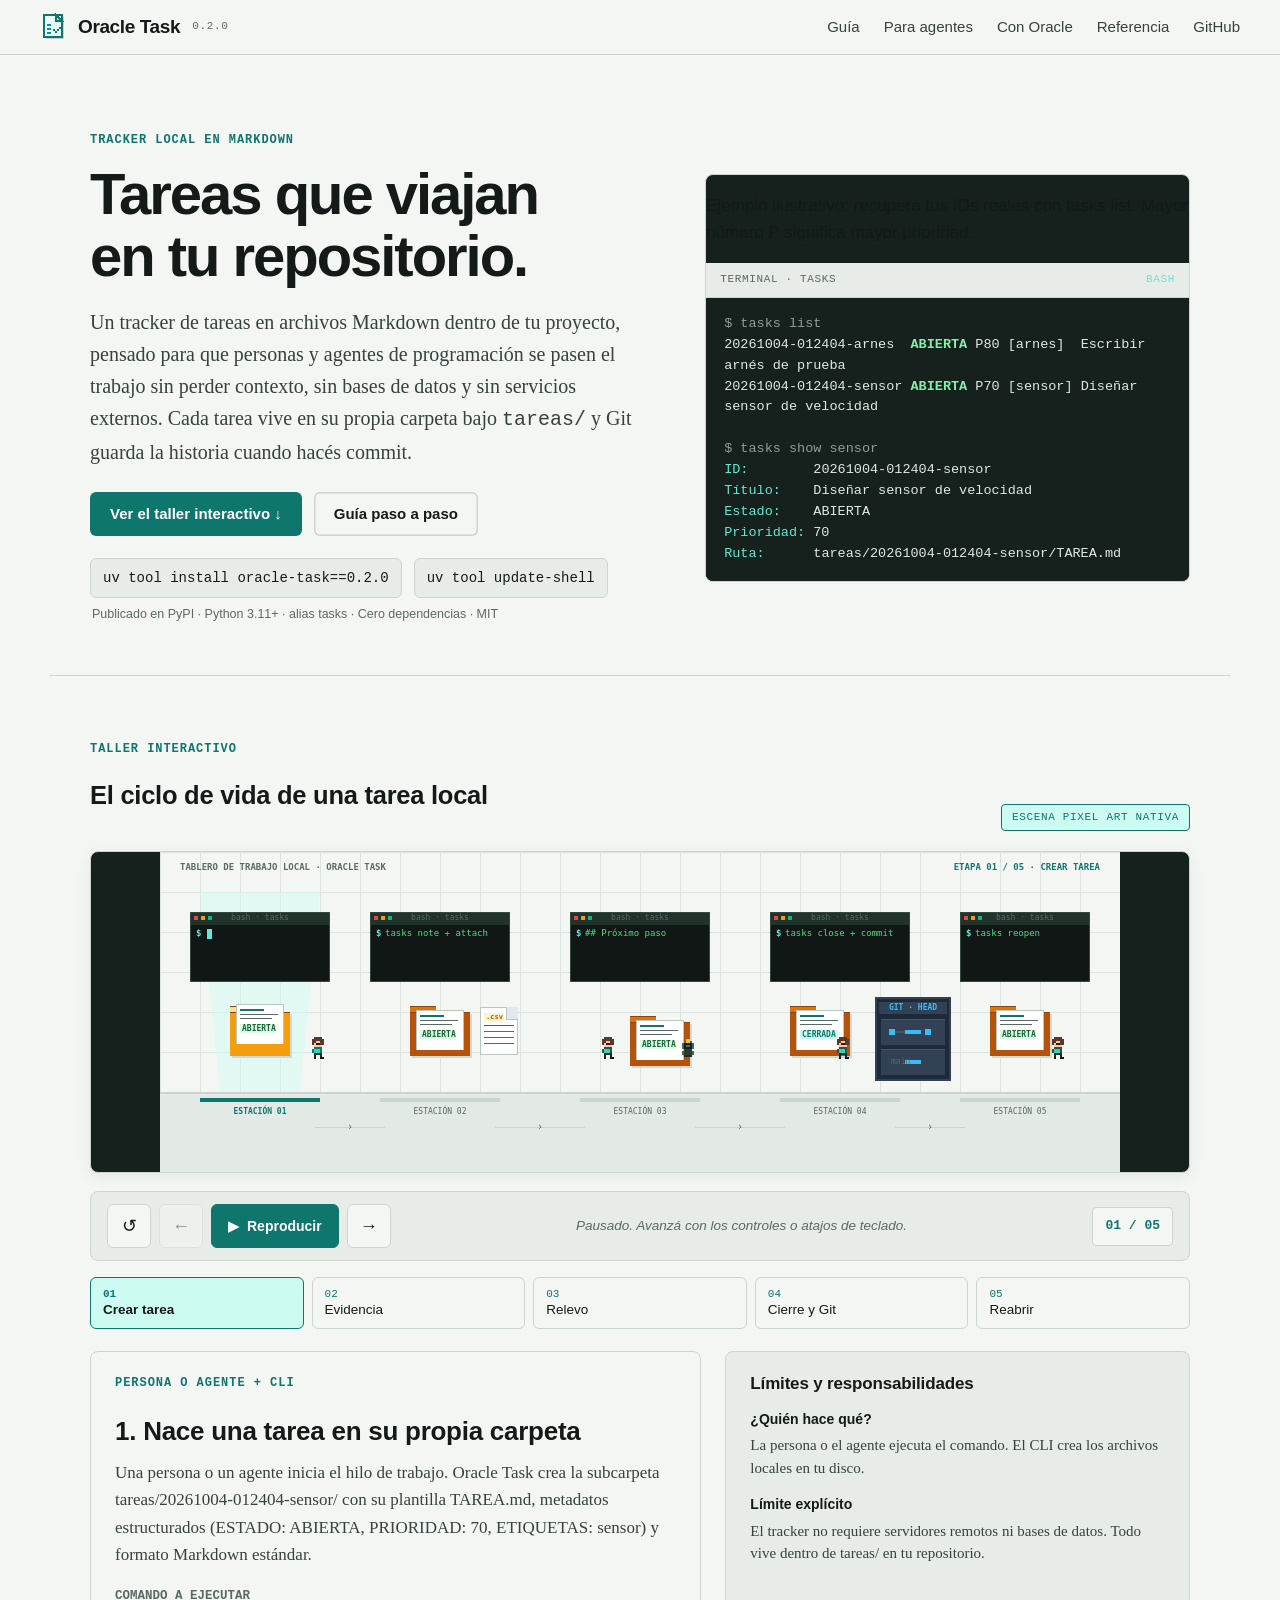
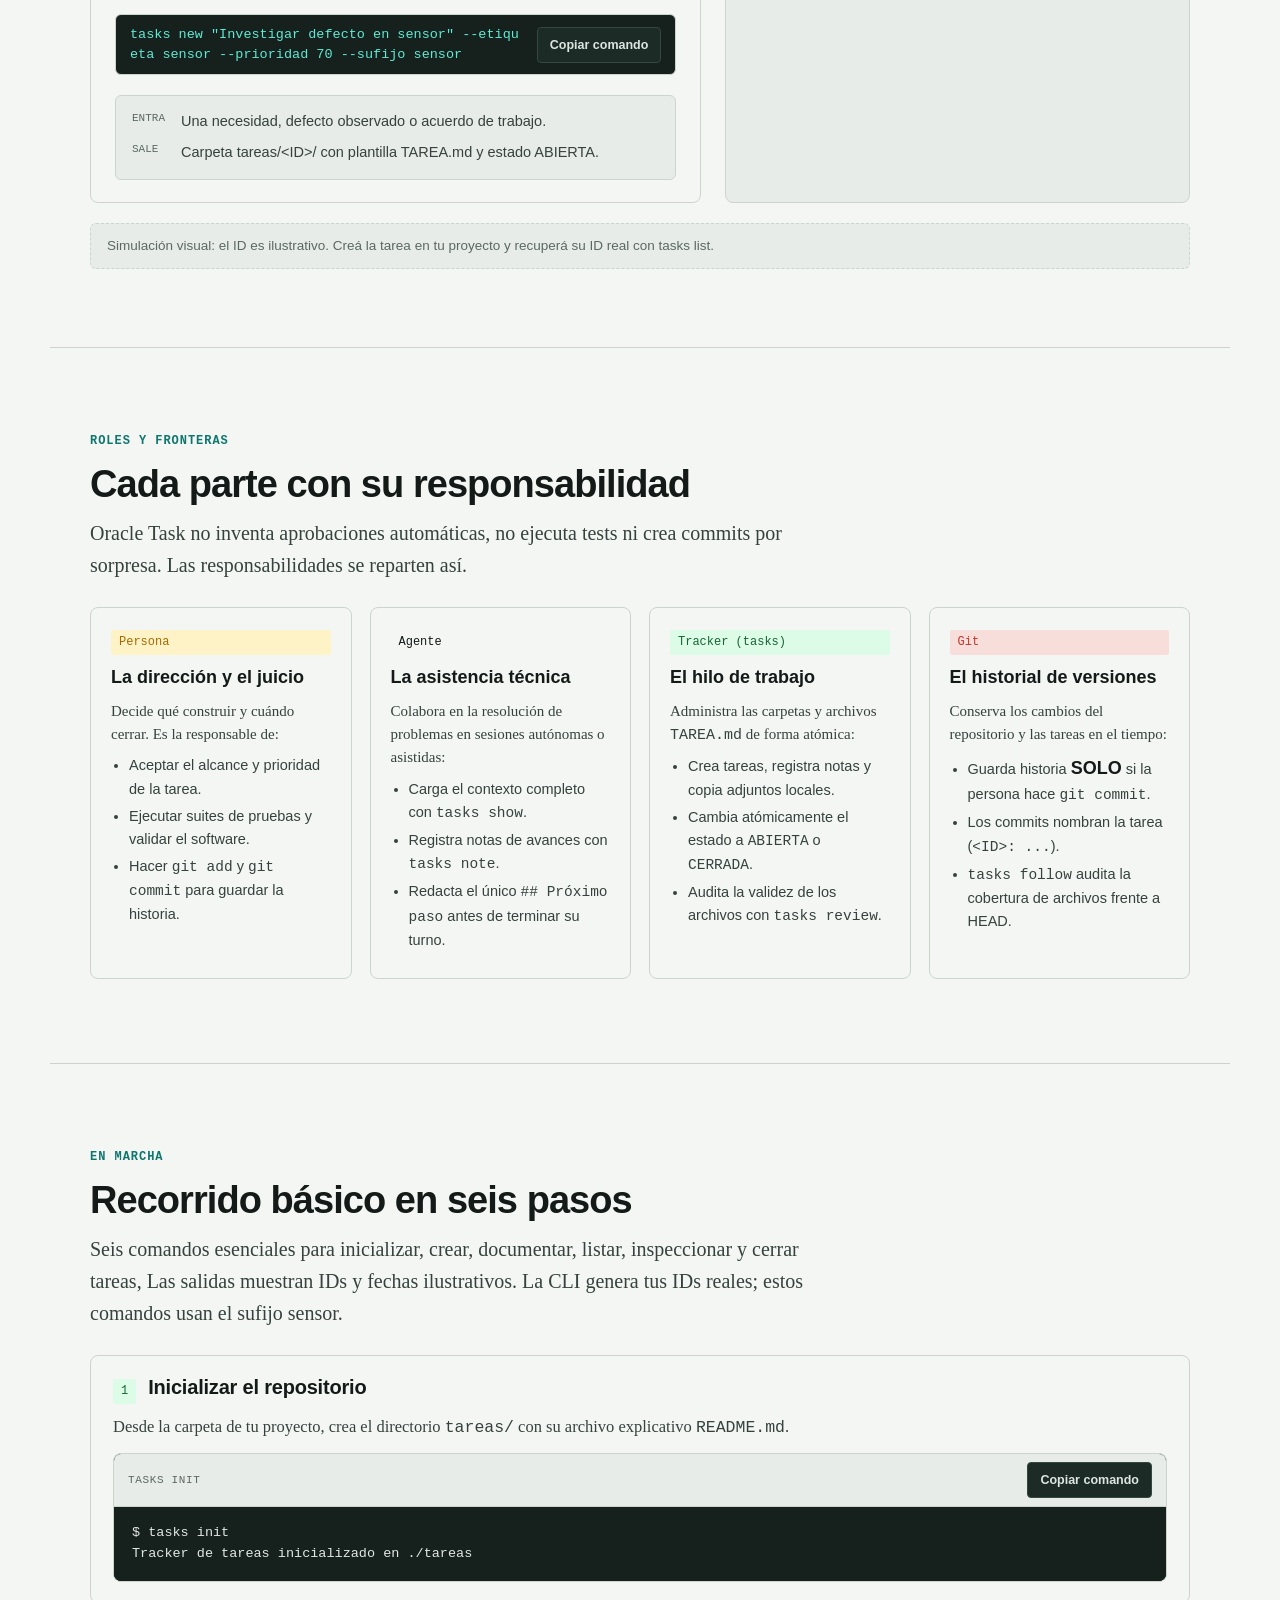
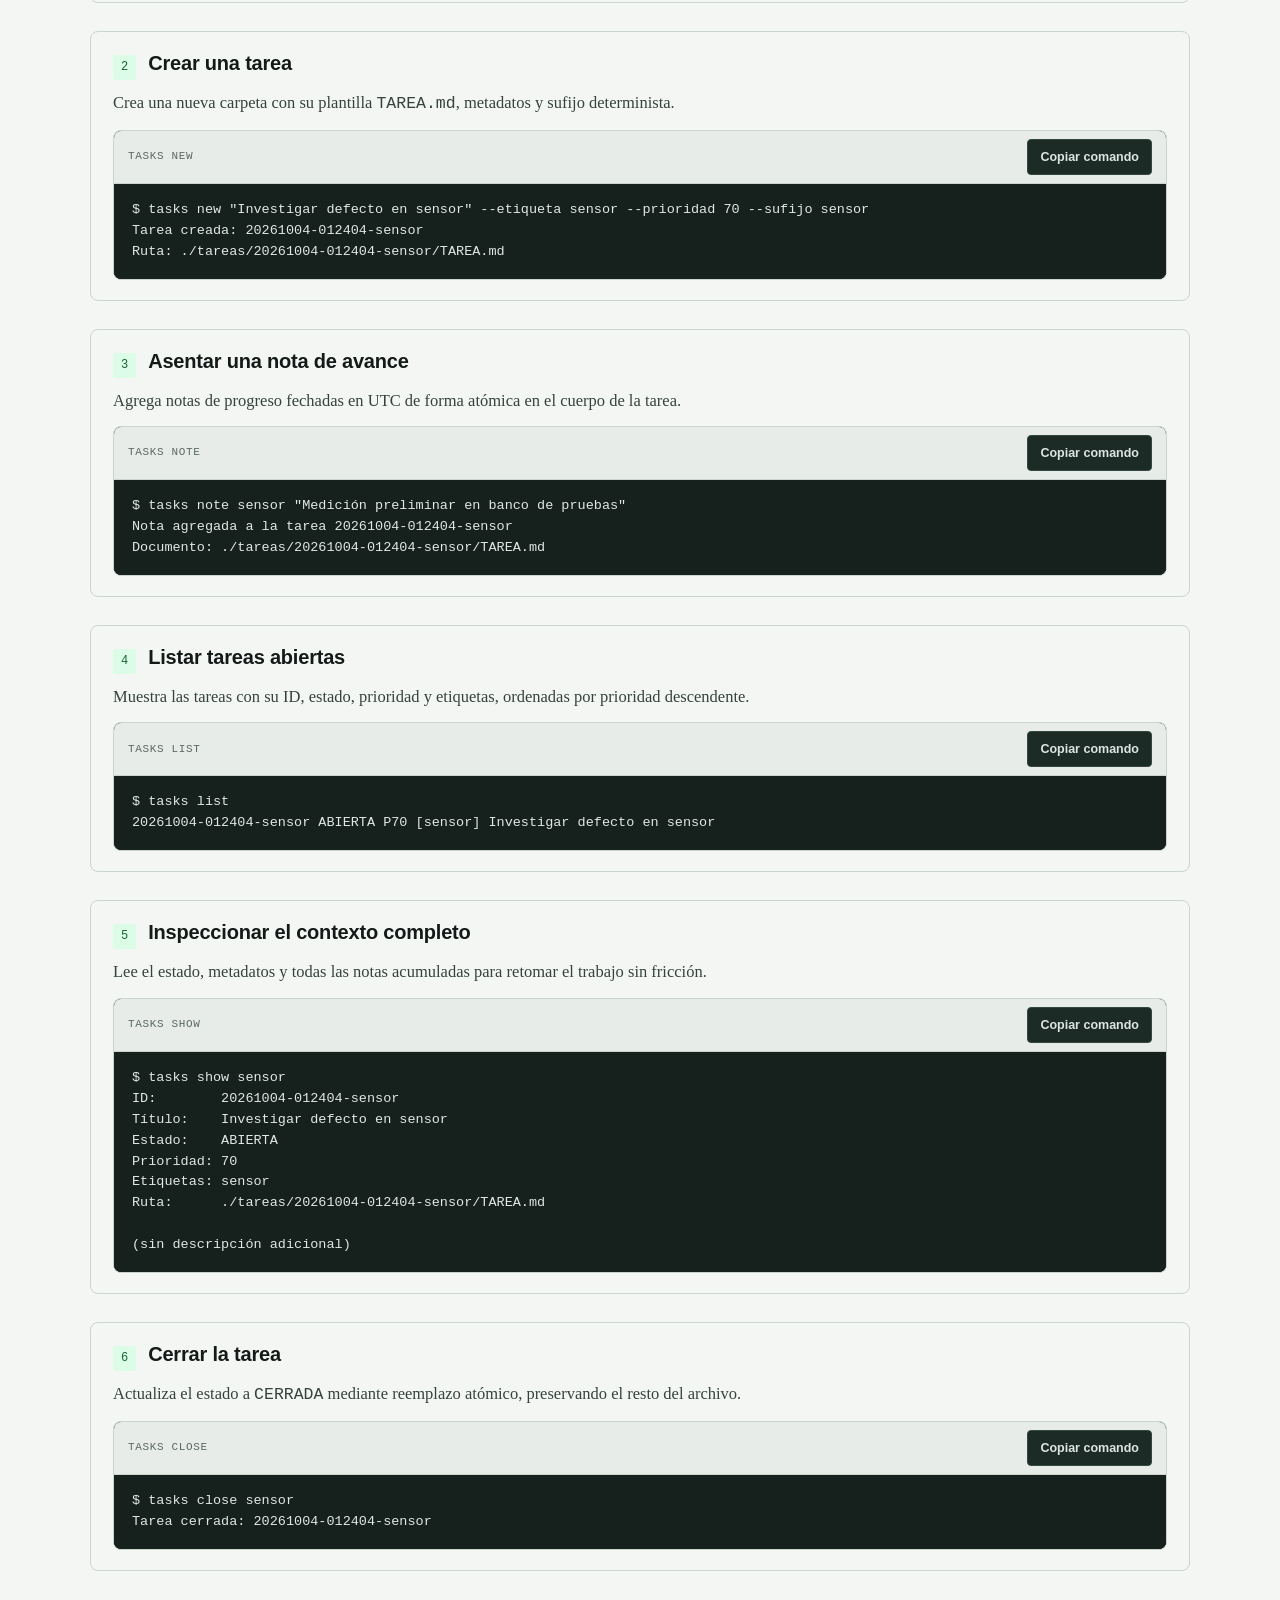
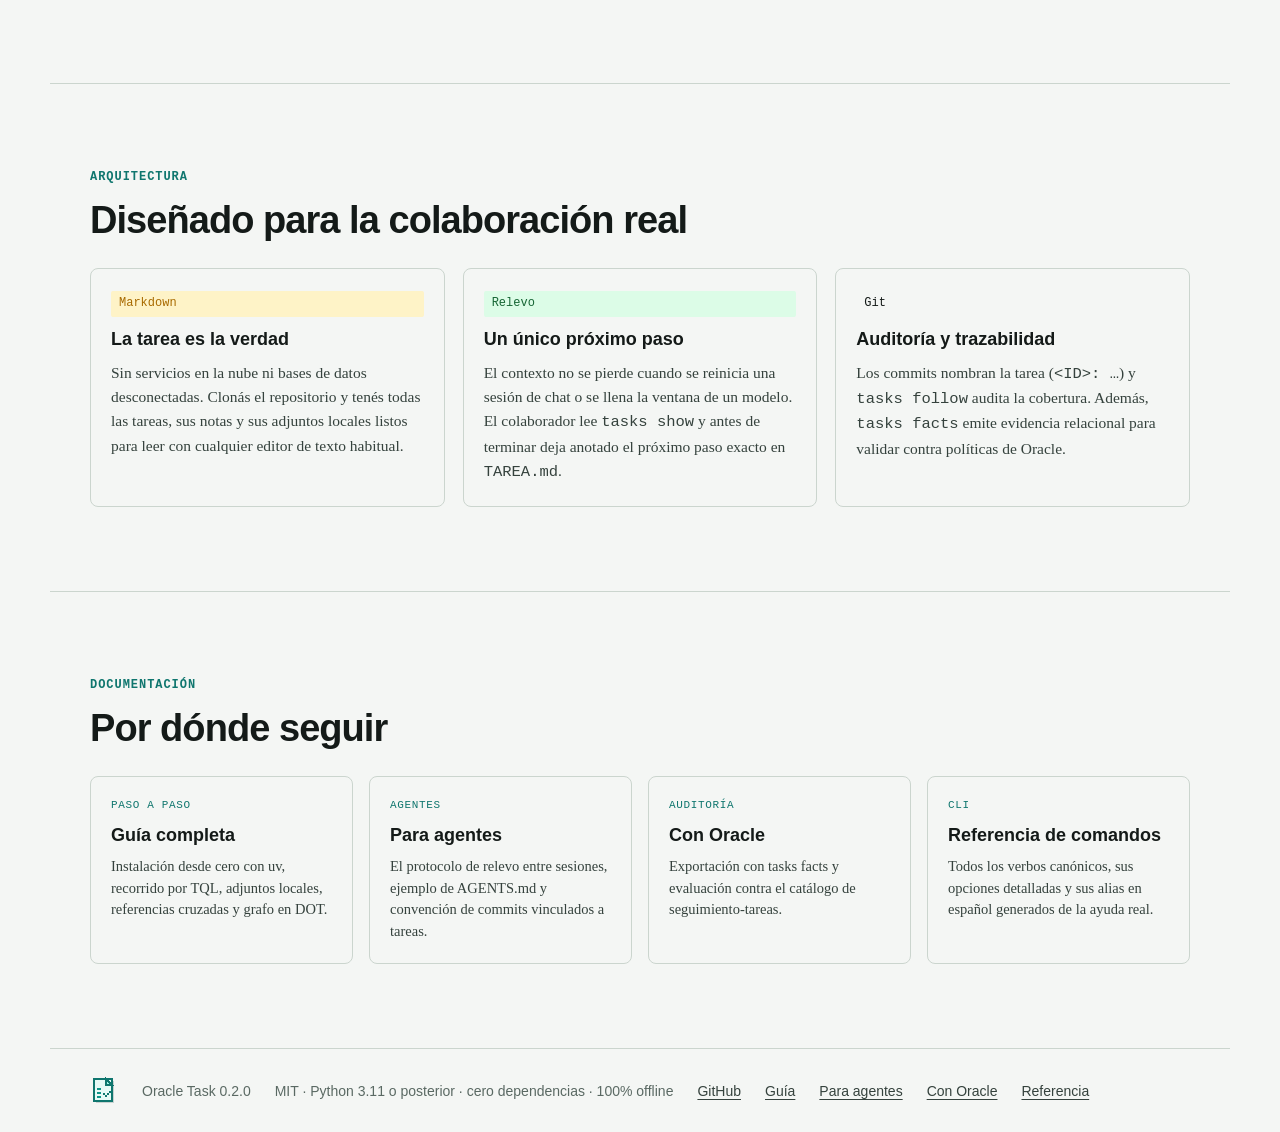
<file: docs/index.html>
<!doctype html>
<html lang="es">
<head>
<meta charset="utf-8">
<meta name="viewport" content="width=device-width, initial-scale=1, viewport-fit=cover">
<title>Oracle Task — El tracker de tareas en Markdown para personas y agentes</title>
<meta name="description" content="Tracker local de tareas en archivos Markdown dentro del repositorio, pensado para que personas y agentes se pasen el trabajo sin perder contexto.">
<link rel="canonical" href="https://segtem.github.io/trackertast/">
<link rel="stylesheet" href="assets/sitio.css">
<link rel="stylesheet" href="assets/portada.css">
<link rel="icon" href="assets/emblema.svg" type="image/svg+xml">
<script src="assets/portada.js" defer></script>
</head>
<body>
<a class="saltar" href="#contenido">Saltar al contenido</a>

<header class="barra">
  <a class="marca" href="./">
    <img src="assets/emblema.svg" alt="" width="28" height="28"> Oracle Task <span class="version pixel">0.2.0</span>
  </a>
  <nav aria-label="Principal">
    <a href="guia.html">Guía</a>
    <a href="agentes.html">Para agentes</a>
    <a href="oracle.html">Con Oracle</a>
    <a href="referencia.html">Referencia</a>
    <a href="https://github.com/Segtem/trackertast" rel="noopener">GitHub</a>
  </nav>
</header>

<main id="contenido">

<section class="hero envoltura">
  <div class="hero-texto">
    <p class="ceja pixel">tracker local en markdown</p>
    <h1>Tareas que viajan en tu repositorio.</h1>
    <p class="bajada">
      Un tracker de tareas en archivos Markdown dentro de tu proyecto, pensado para que personas y agentes
      de programación se pasen el trabajo sin perder contexto, sin bases de datos y sin servicios externos.
      Cada tarea vive en su propia carpeta bajo <code>tareas/</code> y Git guarda la historia cuando hacés commit.
    </p>
    <div class="acciones">
      <a class="boton" href="#taller-recorrido">Ver el taller interactivo ↓</a>
      <a class="boton secundario" href="guia.html">Guía paso a paso</a>
    </div>
    <div class="instalar-caja">
      <div class="instalar">
        <code>uv tool install oracle-task==0.2.0</code>
        <code>uv tool update-shell</code>
      </div>
      <span class="instalar-sub">Publicado en PyPI · Python 3.11+ · alias tasks · Cero dependencias · MIT</span>
    </div>
  </div>
  <div class="terminal" aria-label="Terminal de ejemplo ilustrativo de Oracle Task">
    <p class="ejemplo-aviso">Ejemplo ilustrativo: recuperá tus IDs reales con tasks list. Mayor número P significa mayor prioridad.</p>
    <div class="terminal-barra pixel">
      <span>terminal · tasks</span>
      <span class="t-cyan">bash</span>
    </div>
    <pre><code><span class="t-gris">$ tasks list</span>
20261004-012404-arnes  <span class="t-verde">ABIERTA</span> P80 [arnes]  Escribir arnés de prueba
20261004-012404-sensor <span class="t-verde">ABIERTA</span> P70 [sensor] Diseñar sensor de velocidad

<span class="t-gris">$ tasks show sensor</span>
<span class="t-cyan">ID:</span>        20261004-012404-sensor
<span class="t-cyan">Título:</span>    Diseñar sensor de velocidad
<span class="t-cyan">Estado:</span>    ABIERTA
<span class="t-cyan">Prioridad:</span> 70
<span class="t-cyan">Ruta:</span>      tareas/20261004-012404-sensor/TAREA.md</code></pre>
  </div>
</section>

<!-- Escena pixel art interactiva nativa -->
<section id="taller-recorrido" class="taller-seccion envoltura" aria-labelledby="t-taller">
  <div class="taller-cabecera">
    <div>
      <p class="ceja pixel">taller interactivo</p>
      <h2 id="t-taller">El ciclo de vida de una tarea local</h2>
    </div>
    <span class="etiqueta-demo">ESCENA PIXEL ART NATIVA</span>
  </div>

  <div class="scene-scroll" tabindex="0" aria-label="Escena pixel art del taller de trabajo. Se puede desplazar horizontalmente en pantallas pequeñas.">
    <canvas id="escena-canvas" width="960" height="320" aria-label="Escena interactiva pixel art mostrando el ciclo de vida de una tarea: creación, evidencia, relevo colaborativo, cierre registrado en Git y reapertura.">
      El ciclo de vida de una tarea en Oracle Task consta de cinco etapas:
      1. Crear tarea: se genera la subcarpeta tareas/<id>/ y TAREA.md con estado ABIERTA.
      2. Registrar evidencia: notas de avance en UTC y copia de archivos locales como calibracion.csv.
      3. Relevo colaborativo: redacción del único ## Próximo paso al final para pasar el testigo a otra persona o agente.
      4. Cierre y Git: tasks close marca CERRADA atómicamente; la persona confirma en Git (git commit) para registrar historia de versiones.
      5. Reabrir: tasks reopen restaura ABIERTA conservando íntegras todas las notas históricas.
      Consultá los detalles debajo.
    </canvas>
  </div>

  <div class="barra-transporte">
    <div class="transporte-botones">
      <button id="btn-reiniciar" class="btn-icono" type="button" aria-label="Volver al inicio" title="Volver al inicio">↺</button>
      <button id="btn-anterior" class="btn-icono" type="button" aria-label="Etapa anterior" title="Etapa anterior">←</button>
      <button id="btn-play" class="btn-play" type="button" aria-pressed="false">
        <span id="icono-play" aria-hidden="true">▶</span>
        <span id="texto-play">Reproducir</span>
      </button>
      <button id="btn-siguiente" class="btn-icono" type="button" aria-label="Etapa siguiente" title="Etapa siguiente">→</button>
    </div>
    <p id="estado-movimiento" class="estado-movimiento">Avanzá a tu ritmo o reproducí el recorrido animado.</p>
    <span id="contador-etapas" class="contador-etapas">01 / 05</span>
  </div>

  <nav class="nav-etapas" aria-label="Navegar por las etapas del ciclo de trabajo">
    <button type="button" class="btn-etapa activa" data-etapa="0" aria-current="step">
      <span class="num">01</span>
      <span class="nom">Crear tarea</span>
    </button>
    <button type="button" class="btn-etapa" data-etapa="1">
      <span class="num">02</span>
      <span class="nom">Evidencia</span>
    </button>
    <button type="button" class="btn-etapa" data-etapa="2">
      <span class="num">03</span>
      <span class="nom">Relevo</span>
    </button>
    <button type="button" class="btn-etapa" data-etapa="3">
      <span class="num">04</span>
      <span class="nom">Cierre y Git</span>
    </button>
    <button type="button" class="btn-etapa" data-etapa="4">
      <span class="num">05</span>
      <span class="nom">Reabrir</span>
    </button>
  </nav>

  <div class="panel-etapa" id="taller-escena" tabindex="-1">
    <article class="etapa-caja" aria-live="polite" aria-atomic="true">
      <div class="etapa-cabeza">
        <span id="etapa-responsable" class="ceja pixel">PERSONA O AGENTE + CLI</span>
      </div>
      <h3 id="etapa-titulo">1. Nace una tarea en su propia carpeta</h3>
      <p id="etapa-explicacion" class="bajada-etapa">
        Una persona o un agente inicia el hilo de trabajo. Oracle Task crea la subcarpeta
        <code>tareas/20261004-012404-sensor/</code> con su plantilla <code>TAREA.md</code>,
        metadatos estructurados (ESTADO: ABIERTA, PRIORIDAD: 70, ETIQUETAS: sensor) y formato Markdown estándar.
      </p>

      <div class="comando-copiable-box">
        <span class="comando-etiqueta">Comando a ejecutar</span>
        <div class="comando-copiable">
          <code id="etapa-comando">tasks new "Investigar defecto en sensor" --etiqueta sensor --prioridad 70 --sufijo sensor</code>
          <button id="btn-copiar-etapa" class="btn-copiar" type="button">Copiar comando</button>
        </div>
      </div>

      <dl class="artefactos-dl">
        <dt>ENTRA</dt>
        <dd id="etapa-entra">Una necesidad, defecto observado o acuerdo de trabajo.</dd>
        <dt>SALE</dt>
        <dd id="etapa-sale">Carpeta tareas/&lt;ID&gt;/ con plantilla TAREA.md y estado ABIERTA.</dd>
      </dl>
    </article>

    <aside class="responsabilidad-caja" aria-label="Responsabilidades y límites de la etapa">
      <h4>Límites y responsabilidades</h4>
      <div class="responsabilidad-item">
        <strong>¿Quién hace qué?</strong>
        <p id="etapa-quien">La persona o el agente ejecuta el comando. El CLI crea los archivos locales en tu disco.</p>
      </div>
      <div class="responsabilidad-item">
        <strong>Límite explícito</strong>
        <p id="etapa-limite">El tracker no requiere servidores remotos ni bases de datos. Todo vive dentro de tareas/ en tu repositorio.</p>
      </div>
    </aside>
  </div>

  <p class="nota-simulacion" id="etapa-simulacion">
    <strong>Simulación demostrativa:</strong> ID ilustrativo, no una tarea creada por la página. La CLI genera un ID con fecha UTC y sufijo explícito.
    En tu máquina, usá <code>tasks new "..." --sufijo &lt;nombre&gt;</code> para crear tareas reales con sufijos memorables.
  </p>

  <noscript>
    <div class="nota-simulacion">
      <strong>Aviso de accesibilidad:</strong> La animación interactiva necesita JavaScript, pero todo el contenido
      y la guía de comandos están disponibles en texto completo en las secciones siguientes y en <a href="guia.html">la guía paso a paso</a>.
    </div>
  </noscript>
</section>

<!-- Responsabilidades del sistema -->
<section class="capitulo envoltura" aria-labelledby="t-responsabilidades">
  <div class="capitulo-cabeza">
    <p class="ceja pixel">roles y fronteras</p>
    <h2 id="t-responsabilidades">Cada parte con su responsabilidad</h2>
    <p class="bajada">
      Oracle Task no inventa aprobaciones automáticas, no ejecuta tests ni crea commits por sorpresa.
      Las responsabilidades se reparten así.
    </p>
  </div>

  <div class="cuatro-responsabilidades">
    <article class="tarjeta-resp">
      <span class="lampara ambar">Persona</span>
      <strong>La dirección y el juicio</strong>
      <p>Decide qué construir y cuándo cerrar. Es la responsable de:</p>
      <ul>
        <li>Aceptar el alcance y prioridad de la tarea.</li>
        <li>Ejecutar suites de pruebas y validar el software.</li>
        <li>Hacer <code>git add</code> y <code>git commit</code> para guardar la historia.</li>
      </ul>
    </article>

    <article class="tarjeta-resp">
      <span class="lampara cyan">Agente</span>
      <strong>La asistencia técnica</strong>
      <p>Colabora en la resolución de problemas en sesiones autónomas o asistidas:</p>
      <ul>
        <li>Carga el contexto completo con <code>tasks show</code>.</li>
        <li>Registra notas de avances con <code>tasks note</code>.</li>
        <li>Redacta el único <code>## Próximo paso</code> antes de terminar su turno.</li>
      </ul>
    </article>

    <article class="tarjeta-resp">
      <span class="lampara verde">Tracker (tasks)</span>
      <strong>El hilo de trabajo</strong>
      <p>Administra las carpetas y archivos <code>TAREA.md</code> de forma atómica:</p>
      <ul>
        <li>Crea tareas, registra notas y copia adjuntos locales.</li>
        <li>Cambia atómicamente el estado a <code>ABIERTA</code> o <code>CERRADA</code>.</li>
        <li>Audita la validez de los archivos con <code>tasks review</code>.</li>
      </ul>
    </article>

    <article class="tarjeta-resp">
      <span class="lampara rojo">Git</span>
      <strong>El historial de versiones</strong>
      <p>Conserva los cambios del repositorio y las tareas en el tiempo:</p>
      <ul>
        <li>Guarda historia <strong>SOLO</strong> si la persona hace <code>git commit</code>.</li>
        <li>Los commits nombran la tarea (<code>&lt;ID&gt;: ...</code>).</li>
        <li><code>tasks follow</code> audita la cobertura de archivos frente a HEAD.</li>
      </ul>
    </article>
  </div>
</section>

<!-- Recorrido básico en seis pasos con comandos limpios copiables -->
<section class="capitulo envoltura" aria-labelledby="t-recorrido-60s">
  <div class="capitulo-cabeza">
    <p class="ceja pixel">en marcha</p>
    <h2 id="t-recorrido-60s">Recorrido básico en seis pasos</h2>
    <p class="bajada">
      Seis comandos esenciales para inicializar, crear, documentar, listar, inspeccionar y cerrar tareas,
      Las salidas muestran IDs y fechas ilustrativos. La CLI genera tus IDs reales; estos comandos usan el sufijo sensor.
    </p>
  </div>

  <div class="paso-60s">
    <div class="paso-60s-cabeza">
      <span class="lampara verde">1</span>
      <h3>Inicializar el repositorio</h3>
    </div>
    <p>Desde la carpeta de tu proyecto, crea el directorio <code>tareas/</code> con su archivo explicativo <code>README.md</code>.</p>
    <div class="terminal">
      <div class="terminal-barra pixel">
        <span>tasks init</span>
        <button type="button" class="btn-copiar btn-copiar-cmd" data-cmd="tasks init">Copiar comando</button>
      </div>
      <pre><code>$ tasks init
Tracker de tareas inicializado en ./tareas</code></pre>
    </div>
  </div>

  <div class="paso-60s">
    <div class="paso-60s-cabeza">
      <span class="lampara verde">2</span>
      <h3>Crear una tarea</h3>
    </div>
    <p>Crea una nueva carpeta con su plantilla <code>TAREA.md</code>, metadatos y sufijo determinista.</p>
    <div class="terminal">
      <div class="terminal-barra pixel">
        <span>tasks new</span>
        <button type="button" class="btn-copiar btn-copiar-cmd" data-cmd='tasks new "Investigar defecto en sensor" --etiqueta sensor --prioridad 70 --sufijo sensor'>Copiar comando</button>
      </div>
      <pre><code>$ tasks new "Investigar defecto en sensor" --etiqueta sensor --prioridad 70 --sufijo sensor
Tarea creada: 20261004-012404-sensor
Ruta: ./tareas/20261004-012404-sensor/TAREA.md</code></pre>
    </div>
  </div>

  <div class="paso-60s">
    <div class="paso-60s-cabeza">
      <span class="lampara verde">3</span>
      <h3>Asentar una nota de avance</h3>
    </div>
    <p>Agrega notas de progreso fechadas en UTC de forma atómica en el cuerpo de la tarea.</p>
    <div class="terminal">
      <div class="terminal-barra pixel">
        <span>tasks note</span>
        <button type="button" class="btn-copiar btn-copiar-cmd" data-cmd='tasks note sensor "Medición preliminar en banco de pruebas"'>Copiar comando</button>
      </div>
      <pre><code>$ tasks note sensor "Medición preliminar en banco de pruebas"
Nota agregada a la tarea 20261004-012404-sensor
Documento: ./tareas/20261004-012404-sensor/TAREA.md</code></pre>
    </div>
  </div>

  <div class="paso-60s">
    <div class="paso-60s-cabeza">
      <span class="lampara verde">4</span>
      <h3>Listar tareas abiertas</h3>
    </div>
    <p>Muestra las tareas con su ID, estado, prioridad y etiquetas, ordenadas por prioridad descendente.</p>
    <div class="terminal">
      <div class="terminal-barra pixel">
        <span>tasks list</span>
        <button type="button" class="btn-copiar btn-copiar-cmd" data-cmd="tasks list">Copiar comando</button>
      </div>
      <pre><code>$ tasks list
20261004-012404-sensor ABIERTA P70 [sensor] Investigar defecto en sensor</code></pre>
    </div>
  </div>

  <div class="paso-60s">
    <div class="paso-60s-cabeza">
      <span class="lampara verde">5</span>
      <h3>Inspeccionar el contexto completo</h3>
    </div>
    <p>Lee el estado, metadatos y todas las notas acumuladas para retomar el trabajo sin fricción.</p>
    <div class="terminal">
      <div class="terminal-barra pixel">
        <span>tasks show</span>
        <button type="button" class="btn-copiar btn-copiar-cmd" data-cmd="tasks show sensor">Copiar comando</button>
      </div>
      <pre><code>$ tasks show sensor
ID:        20261004-012404-sensor
Título:    Investigar defecto en sensor
Estado:    ABIERTA
Prioridad: 70
Etiquetas: sensor
Ruta:      ./tareas/20261004-012404-sensor/TAREA.md

(sin descripción adicional)</code></pre>
    </div>
  </div>

  <div class="paso-60s">
    <div class="paso-60s-cabeza">
      <span class="lampara verde">6</span>
      <h3>Cerrar la tarea</h3>
    </div>
    <p>Actualiza el estado a <code>CERRADA</code> mediante reemplazo atómico, preservando el resto del archivo.</p>
    <div class="terminal">
      <div class="terminal-barra pixel">
        <span>tasks close</span>
        <button type="button" class="btn-copiar btn-copiar-cmd" data-cmd="tasks close sensor">Copiar comando</button>
      </div>
      <pre><code>$ tasks close sensor
Tarea cerrada: 20261004-012404-sensor</code></pre>
    </div>
  </div>
</section>

<!-- Principios de diseño -->
<section class="capitulo envoltura" aria-labelledby="t-principios">
  <div class="capitulo-cabeza">
    <p class="ceja pixel">arquitectura</p>
    <h2 id="t-principios">Diseñado para la colaboración real</h2>
  </div>
  <div class="tarjetas-3">
    <div class="tarjeta">
      <span class="lampara ambar">Markdown</span>
      <strong>La tarea es la verdad</strong>
      <p>
        Sin servicios en la nube ni bases de datos desconectadas. Clonás el repositorio y tenés todas las tareas,
        sus notas y sus adjuntos locales listos para leer con cualquier editor de texto habitual.
      </p>
    </div>
    <div class="tarjeta">
      <span class="lampara verde">Relevo</span>
      <strong>Un único próximo paso</strong>
      <p>
        El contexto no se pierde cuando se reinicia una sesión de chat o se llena la ventana de un modelo.
        El colaborador lee <code>tasks show</code> y antes de terminar deja anotado el próximo paso exacto en <code>TAREA.md</code>.
      </p>
    </div>
    <div class="tarjeta">
      <span class="lampara cyan">Git</span>
      <strong>Auditoría y trazabilidad</strong>
      <p>
        Los commits nombran la tarea (<code>&lt;ID&gt;: …</code>) y <code>tasks follow</code> audita la cobertura.
        Además, <code>tasks facts</code> emite evidencia relacional para validar contra políticas de Oracle.
      </p>
    </div>
  </div>
</section>

<!-- Por dónde seguir -->
<section class="capitulo envoltura" aria-labelledby="t-recorridos">
  <div class="capitulo-cabeza">
    <p class="ceja pixel">documentación</p>
    <h2 id="t-recorridos">Por dónde seguir</h2>
  </div>
  <div class="recorridos">
    <a class="recorrido" href="guia.html">
      <span class="pixel">paso a paso</span>
      <strong>Guía completa</strong>
      <span>Instalación desde cero con uv, recorrido por TQL, adjuntos locales, referencias cruzadas y grafo en DOT.</span>
    </a>
    <a class="recorrido" href="agentes.html">
      <span class="pixel">agentes</span>
      <strong>Para agentes</strong>
      <span>El protocolo de relevo entre sesiones, ejemplo de AGENTS.md y convención de commits vinculados a tareas.</span>
    </a>
    <a class="recorrido" href="oracle.html">
      <span class="pixel">auditoría</span>
      <strong>Con Oracle</strong>
      <span>Exportación con tasks facts y evaluación contra el catálogo de seguimiento-tareas.</span>
    </a>
    <a class="recorrido" href="referencia.html">
      <span class="pixel">cli</span>
      <strong>Referencia de comandos</strong>
      <span>Todos los verbos canónicos, sus opciones detalladas y sus alias en español generados de la ayuda real.</span>
    </a>
  </div>
</section>

</main>

<footer class="pie envoltura">
  <img src="assets/emblema.svg" alt="" width="28" height="28">
  <span>Oracle Task 0.2.0</span>
  <span>MIT · Python 3.11 o posterior · cero dependencias · 100% offline</span>
  <a href="https://github.com/Segtem/trackertast" rel="noopener">GitHub</a>
  <a href="guia.html">Guía</a>
  <a href="agentes.html">Para agentes</a>
  <a href="oracle.html">Con Oracle</a>
  <a href="referencia.html">Referencia</a>
</footer>

</body>
</html>
</file>
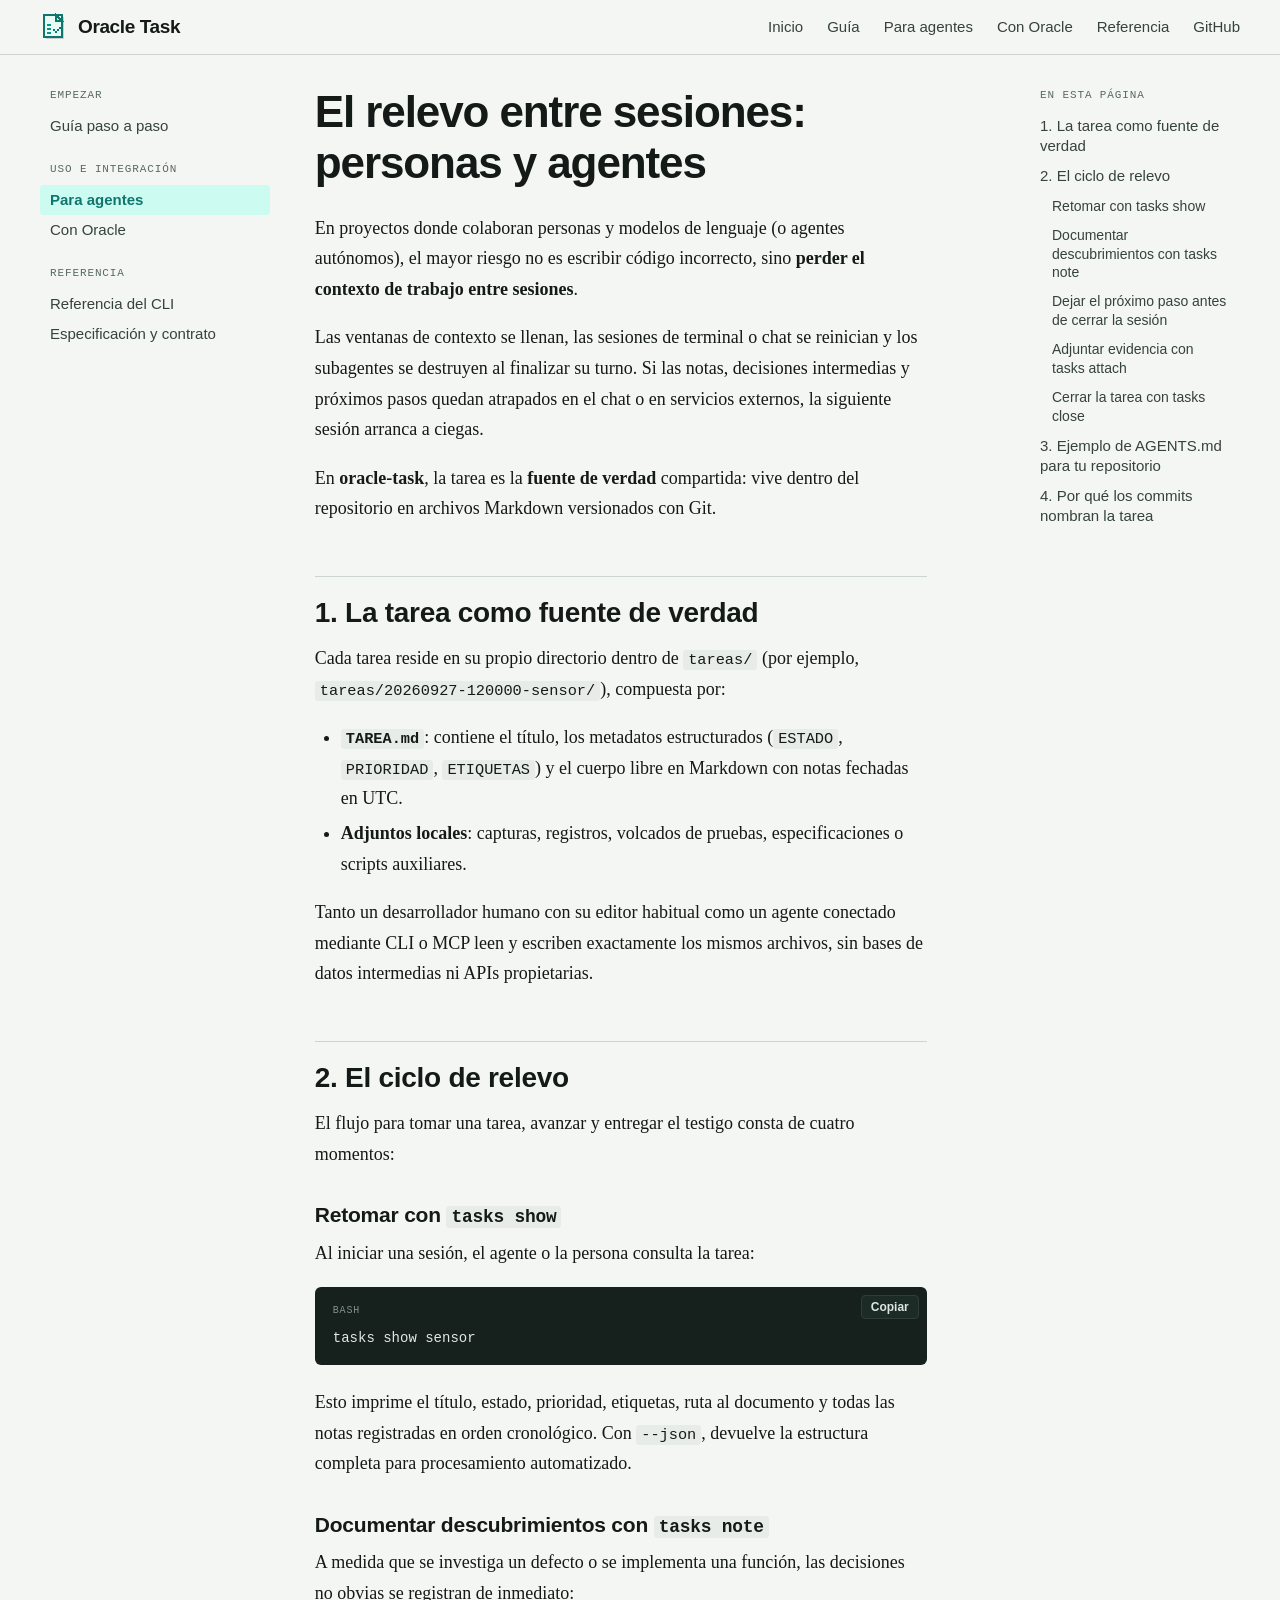
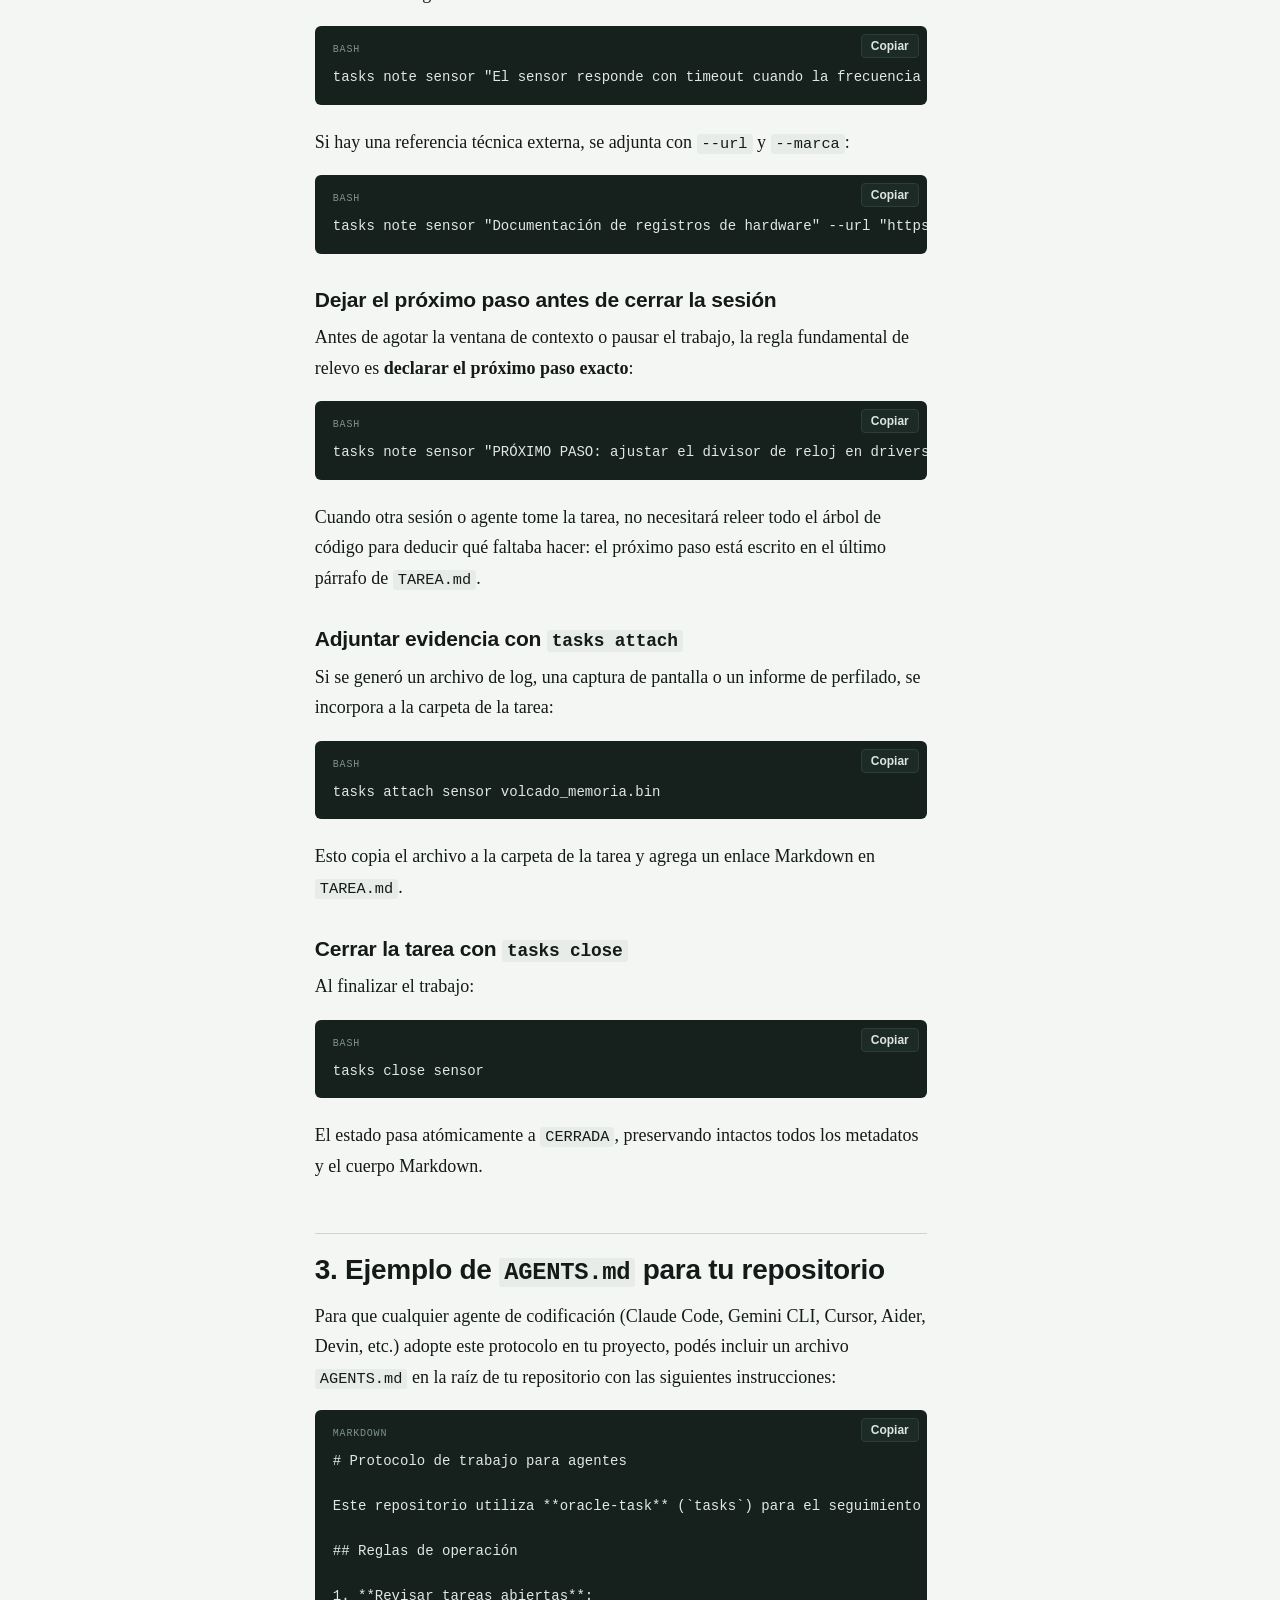
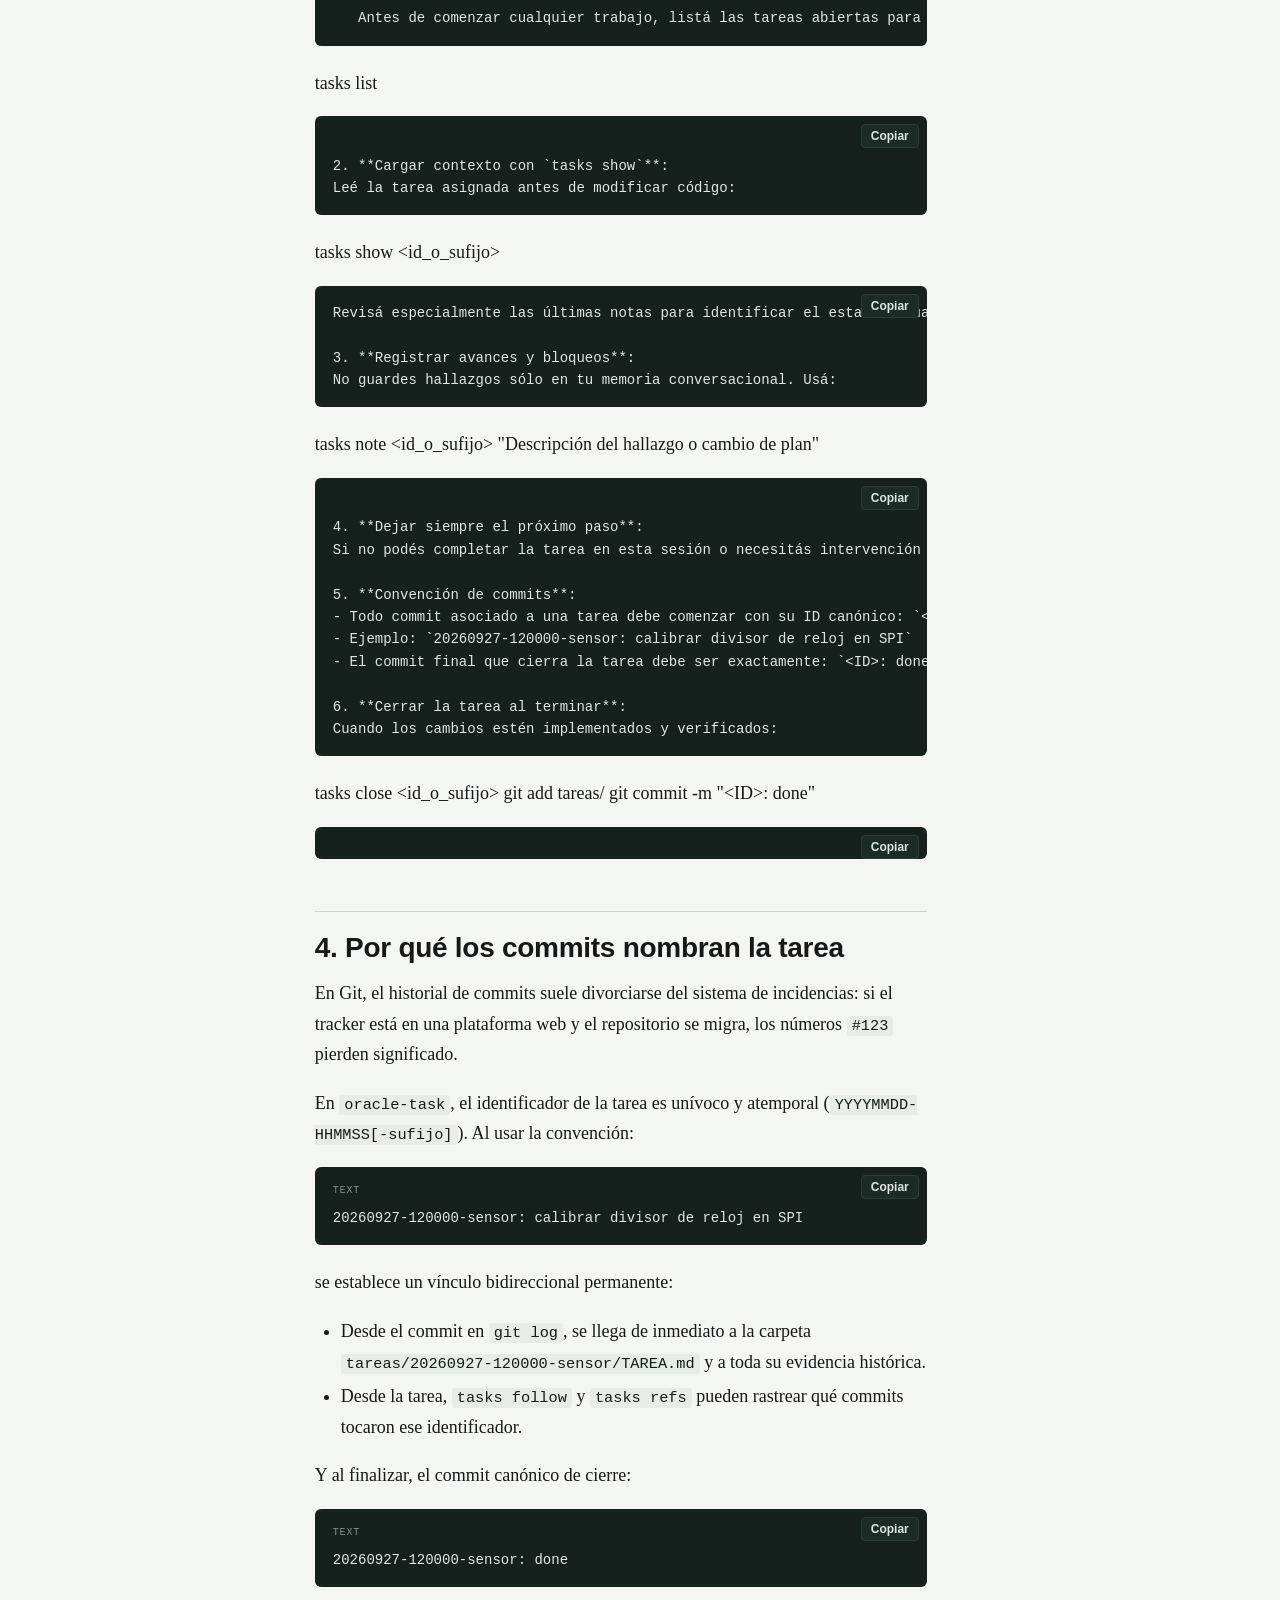
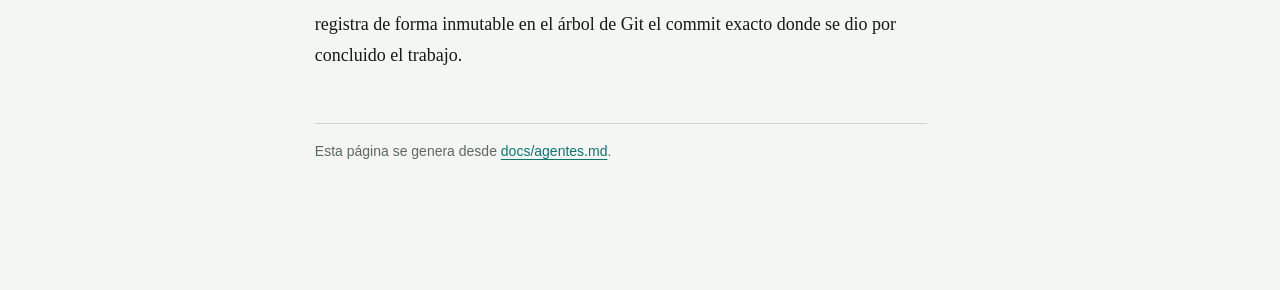
<file: docs/agentes.html>
<!doctype html>
<html lang="es">
<head>
<meta charset="utf-8">
<meta name="viewport" content="width=device-width, initial-scale=1, viewport-fit=cover">
<title>El relevo entre sesiones: personas y agentes — Oracle Task</title>
<link rel="stylesheet" href="./assets/sitio.css">
<link rel="icon" href="./assets/emblema.svg" type="image/svg+xml">
</head>
<body class="doc">
<a class="saltar" href="#contenido">Saltar al contenido</a>
<header class="barra">
  <a class="marca" href="./"><img src="./assets/emblema.svg" alt="" width="28" height="28"> Oracle Task</a>
  <nav aria-label="Principal">
    <a href="./">Inicio</a>
    <a href="./guia.html">Guía</a>
    <a href="./agentes.html">Para agentes</a>
    <a href="./oracle.html">Con Oracle</a>
    <a href="./referencia.html">Referencia</a>
    <a href="https://github.com/Segtem/trackertast" rel="noopener">GitHub</a>
  </nav>
</header>
<div class="doc-rejilla">
  <details class="menu" open>
    <summary>Documentación</summary>
    <nav aria-label="Documentación"><p class="menu-grupo">Empezar</p><ul><li><a href="guia.html">Guía paso a paso</a></li></ul><p class="menu-grupo">Uso e integración</p><ul><li><a href="agentes.html" aria-current=page>Para agentes</a></li><li><a href="oracle.html">Con Oracle</a></li></ul><p class="menu-grupo">Referencia</p><ul><li><a href="referencia.html">Referencia del CLI</a></li><li><a href="tareas.html">Especificación y contrato</a></li></ul></nav>
  </details>
  <main id="contenido" class="prosa">
<h1 id="el-relevo-entre-sesiones-personas-y-agentes">El relevo entre sesiones: personas y agentes<a class="ancla" href="#el-relevo-entre-sesiones-personas-y-agentes" aria-label="Enlace a esta sección">#</a></h1>
<p>En proyectos donde colaboran personas y modelos de lenguaje (o agentes autónomos), el mayor riesgo no es escribir código incorrecto, sino <strong>perder el contexto de trabajo entre sesiones</strong>.</p>
<p>Las ventanas de contexto se llenan, las sesiones de terminal o chat se reinician y los subagentes se destruyen al finalizar su turno. Si las notas, decisiones intermedias y próximos pasos quedan atrapados en el chat o en servicios externos, la siguiente sesión arranca a ciegas.</p>
<p>En <strong>oracle-task</strong>, la tarea es la <strong>fuente de verdad</strong> compartida: vive dentro del repositorio en archivos Markdown versionados con Git.</p>
<h2 id="1-la-tarea-como-fuente-de-verdad">1. La tarea como fuente de verdad<a class="ancla" href="#1-la-tarea-como-fuente-de-verdad" aria-label="Enlace a esta sección">#</a></h2>
<p>Cada tarea reside en su propio directorio dentro de <code>tareas/</code> (por ejemplo, <code>tareas/20260927-120000-sensor/</code>), compuesta por:</p>
<ul><li><strong><code>TAREA.md</code></strong>: contiene el título, los metadatos estructurados (<code>ESTADO</code>, <code>PRIORIDAD</code>, <code>ETIQUETAS</code>) y el cuerpo libre en Markdown con notas fechadas en UTC.</li><li><strong>Adjuntos locales</strong>: capturas, registros, volcados de pruebas, especificaciones o scripts auxiliares.</li></ul>
<p>Tanto un desarrollador humano con su editor habitual como un agente conectado mediante CLI o MCP leen y escriben exactamente los mismos archivos, sin bases de datos intermedias ni APIs propietarias.</p>
<h2 id="2-el-ciclo-de-relevo">2. El ciclo de relevo<a class="ancla" href="#2-el-ciclo-de-relevo" aria-label="Enlace a esta sección">#</a></h2>
<p>El flujo para tomar una tarea, avanzar y entregar el testigo consta de cuatro momentos:</p>
<h3 id="retomar-con-tasks-show">Retomar con <code>tasks show</code><a class="ancla" href="#retomar-con-tasks-show" aria-label="Enlace a esta sección">#</a></h3>
<p>Al iniciar una sesión, el agente o la persona consulta la tarea:</p>
<pre data-lenguaje="bash"><code>tasks show sensor</code></pre>
<p>Esto imprime el título, estado, prioridad, etiquetas, ruta al documento y todas las notas registradas en orden cronológico. Con <code>--json</code>, devuelve la estructura completa para procesamiento automatizado.</p>
<h3 id="documentar-descubrimientos-con-tasks-note">Documentar descubrimientos con <code>tasks note</code><a class="ancla" href="#documentar-descubrimientos-con-tasks-note" aria-label="Enlace a esta sección">#</a></h3>
<p>A medida que se investiga un defecto o se implementa una función, las decisiones no obvias se registran de inmediato:</p>
<pre data-lenguaje="bash"><code>tasks note sensor &quot;El sensor responde con timeout cuando la frecuencia supera los 500 Hz&quot;</code></pre>
<p>Si hay una referencia técnica externa, se adjunta con <code>--url</code> y <code>--marca</code>:</p>
<pre data-lenguaje="bash"><code>tasks note sensor &quot;Documentación de registros de hardware&quot; --url &quot;https://hardware.ejemplo.com/doc&quot; --marca &quot;Sección 4.2&quot;</code></pre>
<h3 id="dejar-el-próximo-paso-antes-de-cerrar-la-sesión">Dejar el próximo paso antes de cerrar la sesión<a class="ancla" href="#dejar-el-próximo-paso-antes-de-cerrar-la-sesión" aria-label="Enlace a esta sección">#</a></h3>
<p>Antes de agotar la ventana de contexto o pausar el trabajo, la regla fundamental de relevo es <strong>declarar el próximo paso exacto</strong>:</p>
<pre data-lenguaje="bash"><code>tasks note sensor &quot;PRÓXIMO PASO: ajustar el divisor de reloj en drivers/spi.c y verificar con tests/test_sensor.py&quot;</code></pre>
<p>Cuando otra sesión o agente tome la tarea, no necesitará releer todo el árbol de código para deducir qué faltaba hacer: el próximo paso está escrito en el último párrafo de <code>TAREA.md</code>.</p>
<h3 id="adjuntar-evidencia-con-tasks-attach">Adjuntar evidencia con <code>tasks attach</code><a class="ancla" href="#adjuntar-evidencia-con-tasks-attach" aria-label="Enlace a esta sección">#</a></h3>
<p>Si se generó un archivo de log, una captura de pantalla o un informe de perfilado, se incorpora a la carpeta de la tarea:</p>
<pre data-lenguaje="bash"><code>tasks attach sensor volcado_memoria.bin</code></pre>
<p>Esto copia el archivo a la carpeta de la tarea y agrega un enlace Markdown en <code>TAREA.md</code>.</p>
<h3 id="cerrar-la-tarea-con-tasks-close">Cerrar la tarea con <code>tasks close</code><a class="ancla" href="#cerrar-la-tarea-con-tasks-close" aria-label="Enlace a esta sección">#</a></h3>
<p>Al finalizar el trabajo:</p>
<pre data-lenguaje="bash"><code>tasks close sensor</code></pre>
<p>El estado pasa atómicamente a <code>CERRADA</code>, preservando intactos todos los metadatos y el cuerpo Markdown.</p>
<h2 id="3-ejemplo-de-agentsmd-para-tu-repositorio">3. Ejemplo de <code>AGENTS.md</code> para tu repositorio<a class="ancla" href="#3-ejemplo-de-agentsmd-para-tu-repositorio" aria-label="Enlace a esta sección">#</a></h2>
<p>Para que cualquier agente de codificación (Claude Code, Gemini CLI, Cursor, Aider, Devin, etc.) adopte este protocolo en tu proyecto, podés incluir un archivo <code>AGENTS.md</code> en la raíz de tu repositorio con las siguientes instrucciones:</p>
<pre data-lenguaje="markdown"><code># Protocolo de trabajo para agentes

Este repositorio utiliza **oracle-task** (`tasks`) para el seguimiento de tareas locales en Markdown.

## Reglas de operación

1. **Revisar tareas abiertas**:
   Antes de comenzar cualquier trabajo, listá las tareas abiertas para ubicar tu objetivo:</code></pre>
<p>tasks list</p>
<pre><code>
2. **Cargar contexto con `tasks show`**:
Leé la tarea asignada antes de modificar código:</code></pre>
<p>tasks show &lt;id_o_sufijo&gt;</p>
<pre><code>Revisá especialmente las últimas notas para identificar el estado actual y el próximo paso.

3. **Registrar avances y bloqueos**:
No guardes hallazgos sólo en tu memoria conversacional. Usá:</code></pre>
<p>tasks note &lt;id_o_sufijo&gt; "Descripción del hallazgo o cambio de plan"</p>
<pre><code>
4. **Dejar siempre el próximo paso**:
Si no podés completar la tarea en esta sesión o necesitás intervención externa, agregá una nota explícita con el prefijo `PRÓXIMO PASO:`.

5. **Convención de commits**:
- Todo commit asociado a una tarea debe comenzar con su ID canónico: `&lt;ID&gt;: resumen del cambio`
- Ejemplo: `20260927-120000-sensor: calibrar divisor de reloj en SPI`
- El commit final que cierra la tarea debe ser exactamente: `&lt;ID&gt;: done`

6. **Cerrar la tarea al terminar**:
Cuando los cambios estén implementados y verificados:</code></pre>
<p>tasks close &lt;id_o_sufijo&gt; git add tareas/ git commit -m "&lt;ID&gt;: done"</p>
<pre><code></code></pre>
<h2 id="4-por-qué-los-commits-nombran-la-tarea">4. Por qué los commits nombran la tarea<a class="ancla" href="#4-por-qué-los-commits-nombran-la-tarea" aria-label="Enlace a esta sección">#</a></h2>
<p>En Git, el historial de commits suele divorciarse del sistema de incidencias: si el tracker está en una plataforma web y el repositorio se migra, los números <code>#123</code> pierden significado.</p>
<p>En <code>oracle-task</code>, el identificador de la tarea es unívoco y atemporal (<code>YYYYMMDD-HHMMSS[-sufijo]</code>). Al usar la convención:</p>
<pre data-lenguaje="text"><code>20260927-120000-sensor: calibrar divisor de reloj en SPI</code></pre>
<p>se establece un vínculo bidireccional permanente:</p>
<ul><li>Desde el commit en <code>git log</code>, se llega de inmediato a la carpeta <code>tareas/20260927-120000-sensor/TAREA.md</code> y a toda su evidencia histórica.</li><li>Desde la tarea, <code>tasks follow</code> y <code>tasks refs</code> pueden rastrear qué commits tocaron ese identificador.</li></ul>
<p>Y al finalizar, el commit canónico de cierre:</p>
<pre data-lenguaje="text"><code>20260927-120000-sensor: done</code></pre>
<p>registra de forma inmutable en el árbol de Git el commit exacto donde se dio por concluido el trabajo.</p>
    <p class="fuente">Esta página se genera desde <a href="https://github.com/Segtem/trackertast/blob/main/docs/agentes.md" rel="noopener">docs/agentes.md</a>.</p>
  </main>
  <aside class="en-esta-pagina" aria-label="En esta página">
    <p class='menu-grupo'>En esta página</p><ul><li class="n2"><a href="#1-la-tarea-como-fuente-de-verdad">1. La tarea como fuente de verdad</a></li><li class="n2"><a href="#2-el-ciclo-de-relevo">2. El ciclo de relevo</a></li><li class="n3"><a href="#retomar-con-tasks-show">Retomar con tasks show</a></li><li class="n3"><a href="#documentar-descubrimientos-con-tasks-note">Documentar descubrimientos con tasks note</a></li><li class="n3"><a href="#dejar-el-próximo-paso-antes-de-cerrar-la-sesión">Dejar el próximo paso antes de cerrar la sesión</a></li><li class="n3"><a href="#adjuntar-evidencia-con-tasks-attach">Adjuntar evidencia con tasks attach</a></li><li class="n3"><a href="#cerrar-la-tarea-con-tasks-close">Cerrar la tarea con tasks close</a></li><li class="n2"><a href="#3-ejemplo-de-agentsmd-para-tu-repositorio">3. Ejemplo de AGENTS.md para tu repositorio</a></li><li class="n2"><a href="#4-por-qué-los-commits-nombran-la-tarea">4. Por qué los commits nombran la tarea</a></li></ul>
  </aside>
</div>
<script>
if (matchMedia("(max-width: 760px)").matches) {
  const m = document.querySelector(".menu");
  if (m) m.removeAttribute("open");
}
document.querySelectorAll(".prosa pre:not(.salida)").forEach((pre) => {
  const b = document.createElement("button");
  b.type = "button"; b.className = "copiar"; b.textContent = "Copiar";
  b.addEventListener("click", () => {
    navigator.clipboard.writeText(pre.querySelector("code").innerText)
      .then(() => { b.textContent = "Copiado"; setTimeout(() => { b.textContent = "Copiar"; }, 1500); })
      .catch(() => { const r = document.createRange(); r.selectNodeContents(pre); const s = getSelection(); s.removeAllRanges(); s.addRange(r); });
  });
  pre.append(b);
});
</script>
</body>
</html>
</file>
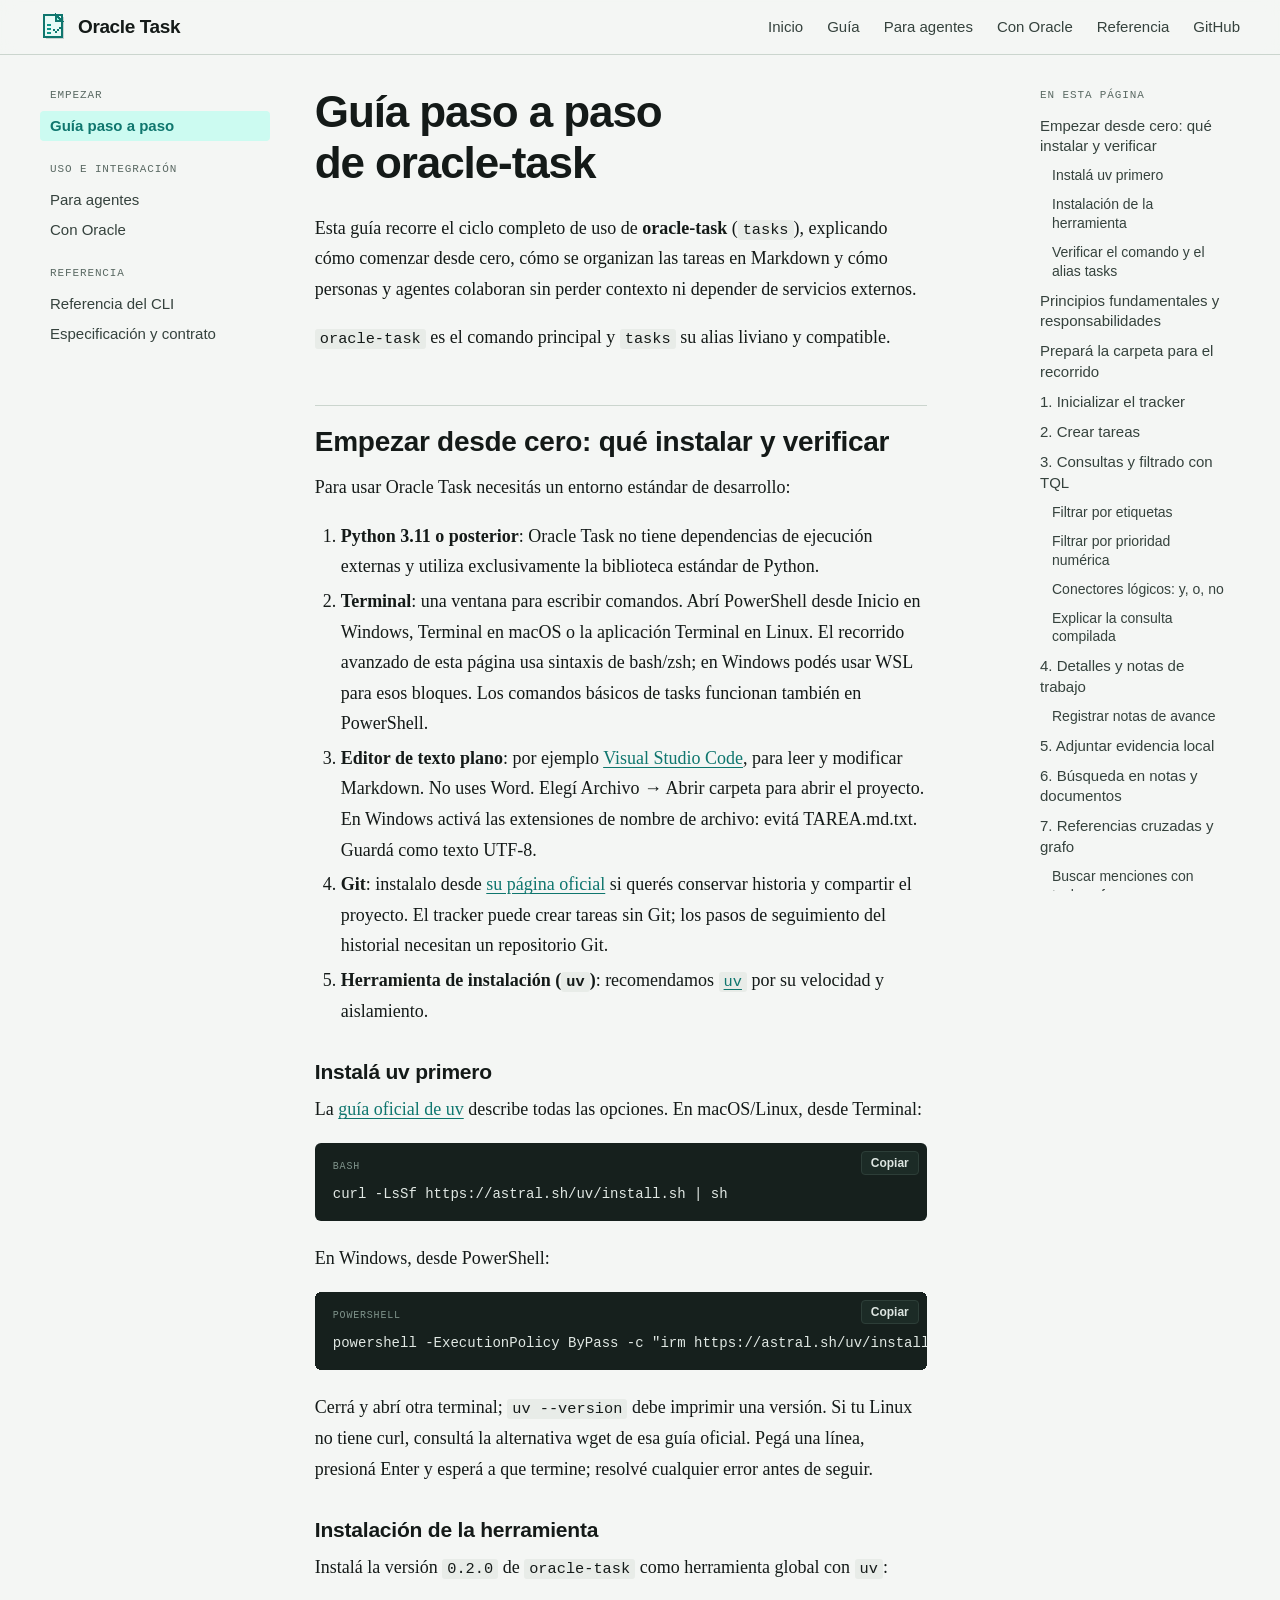
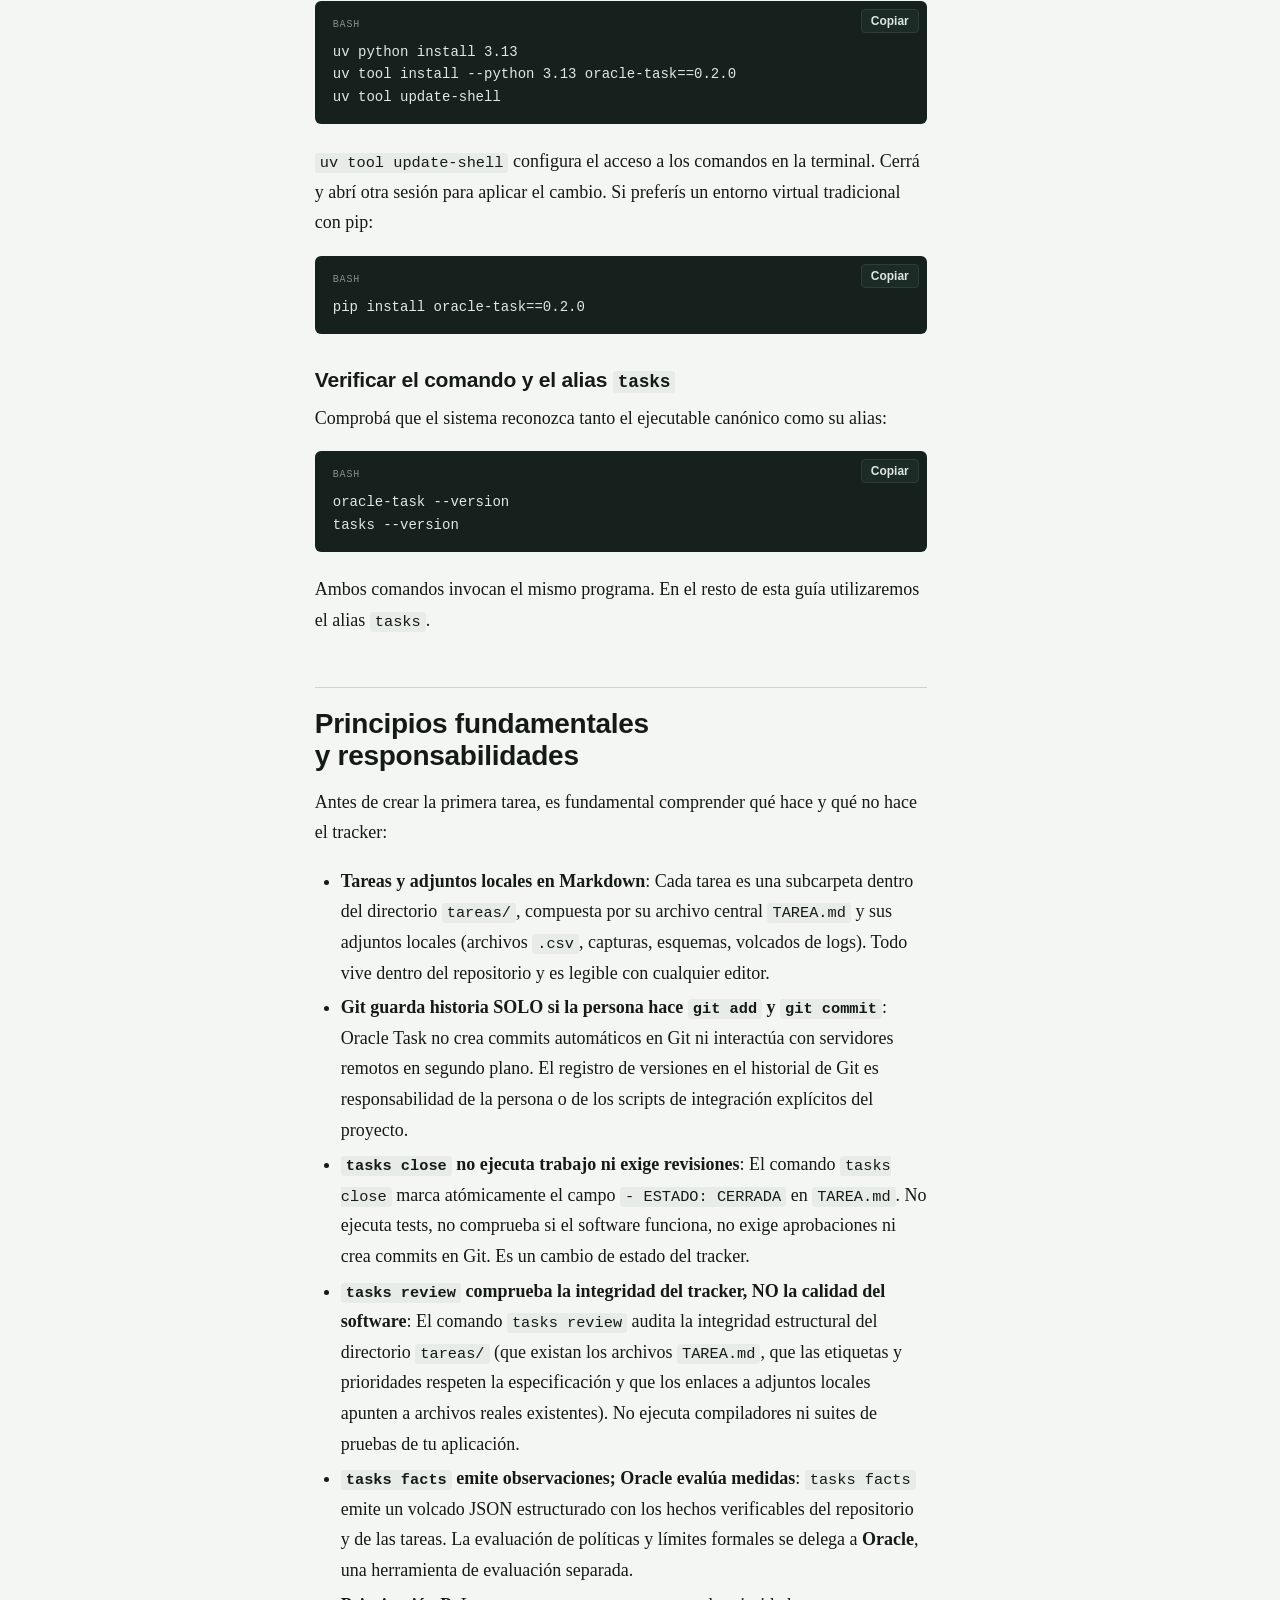
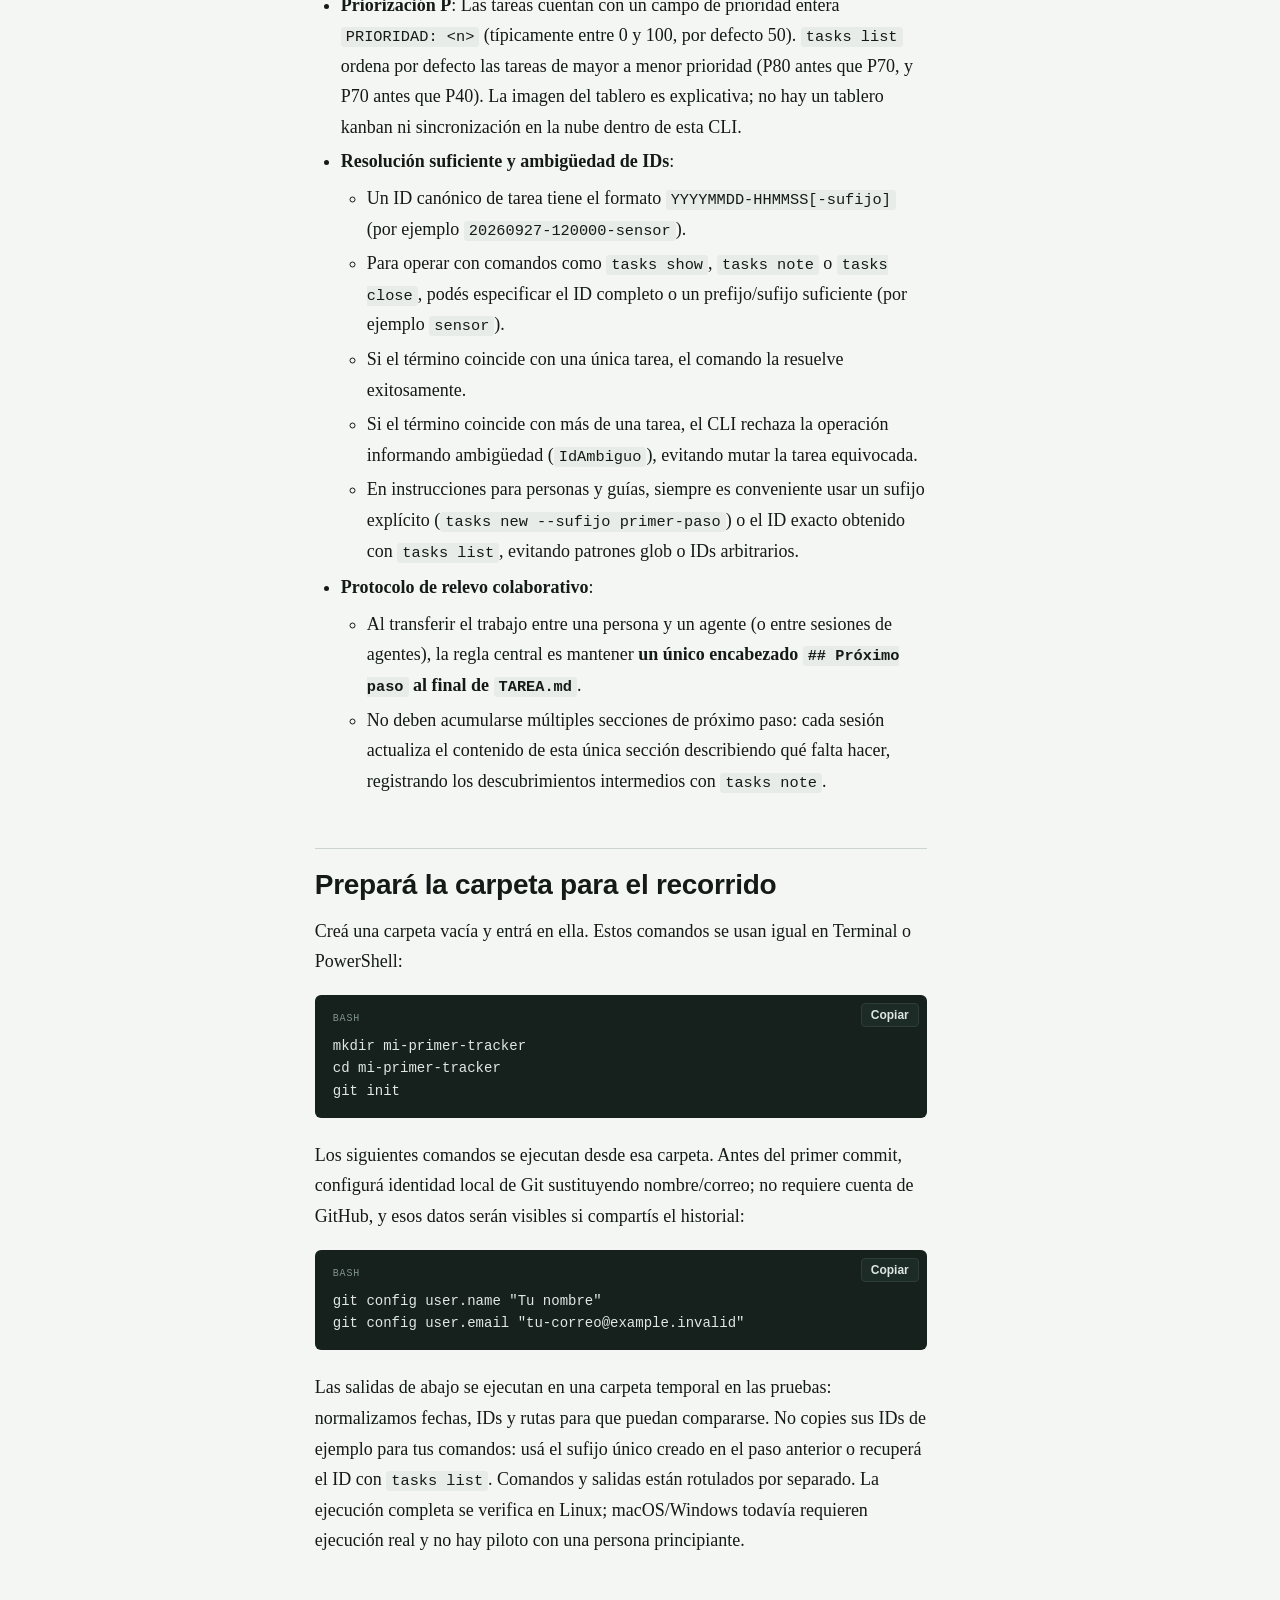
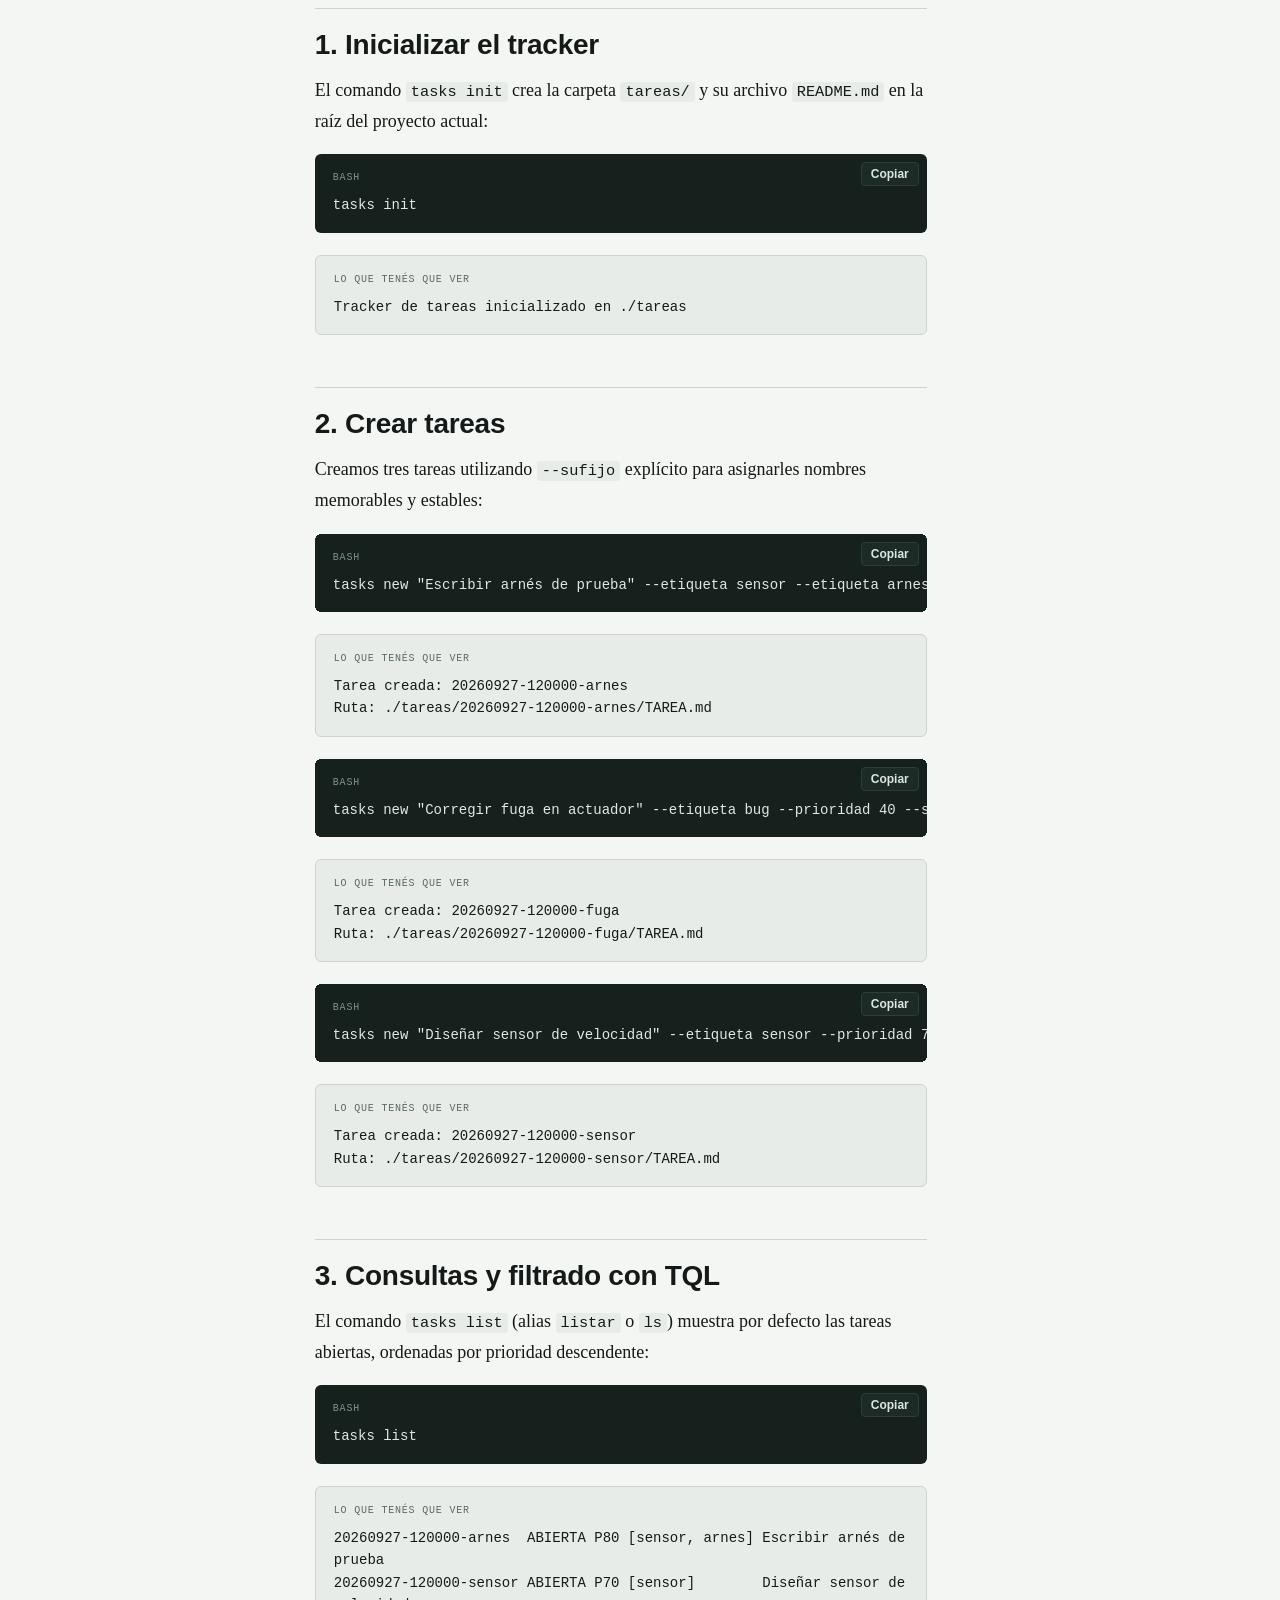
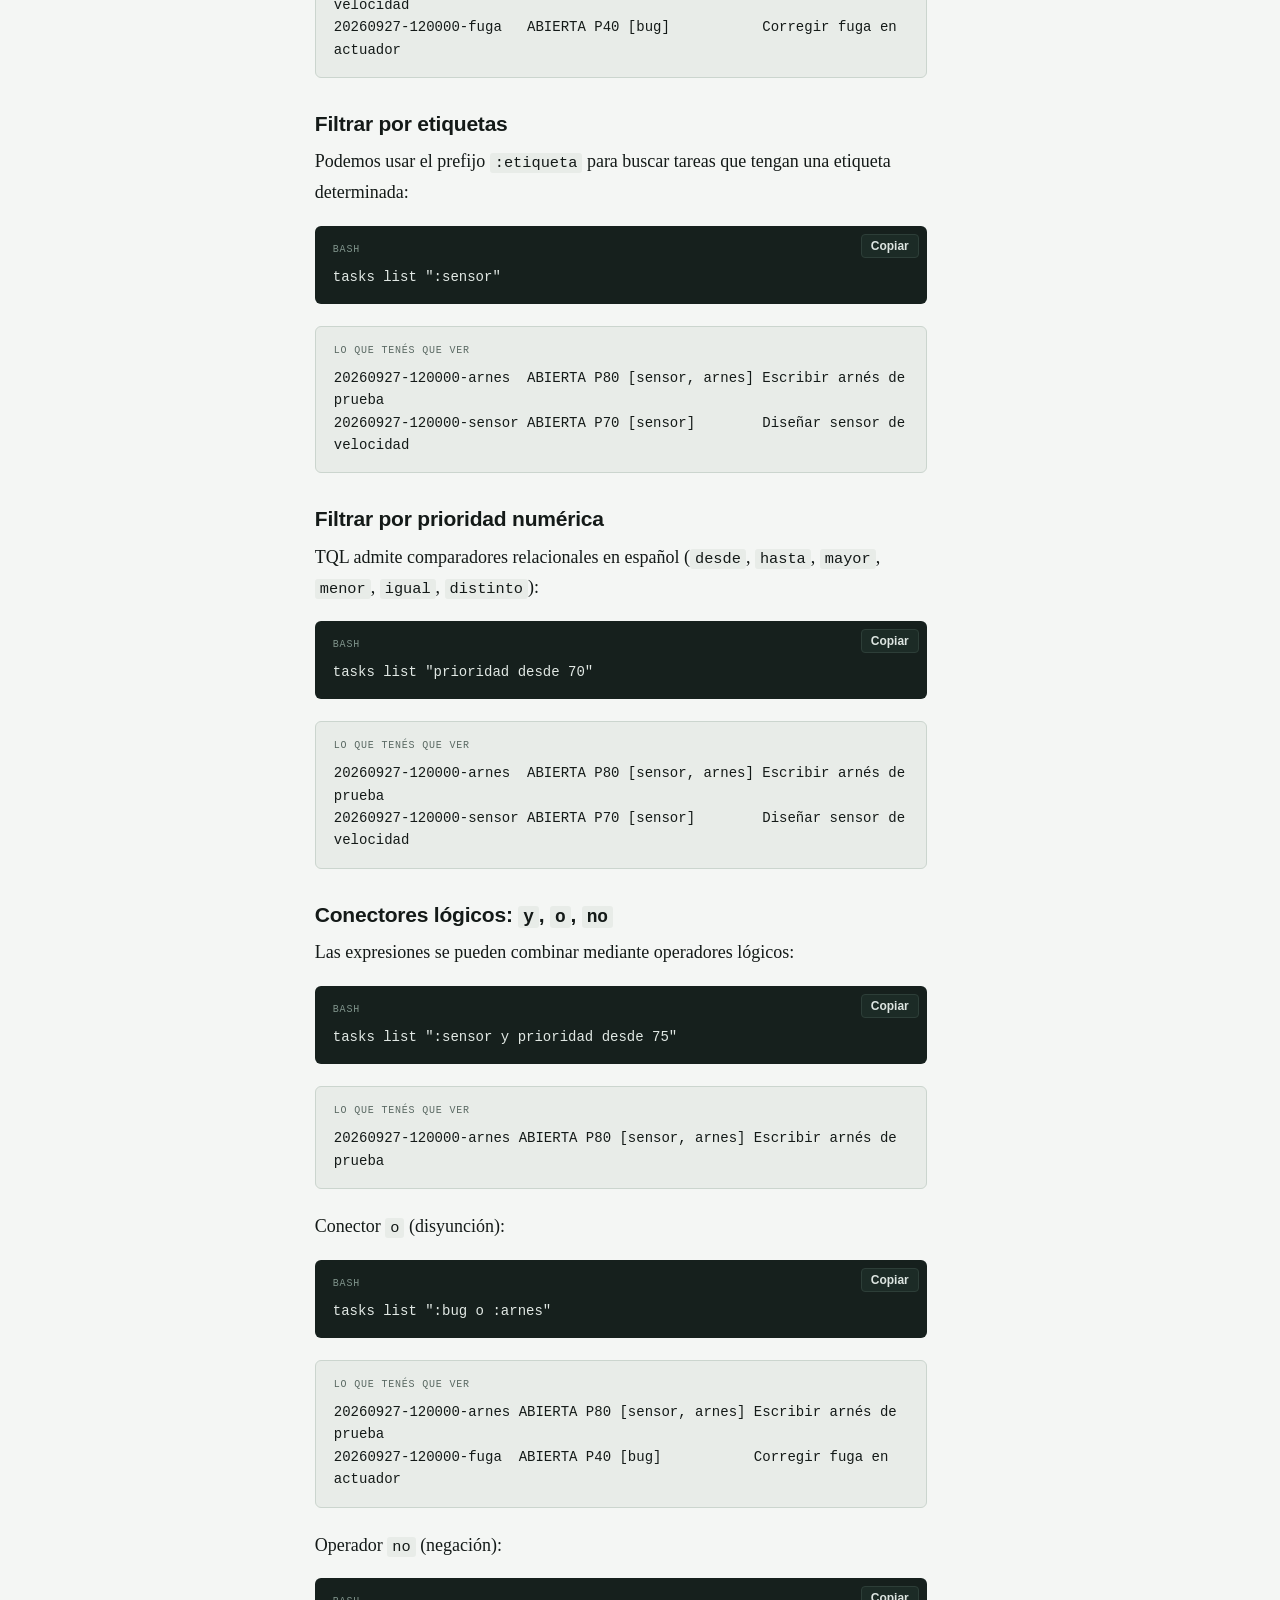
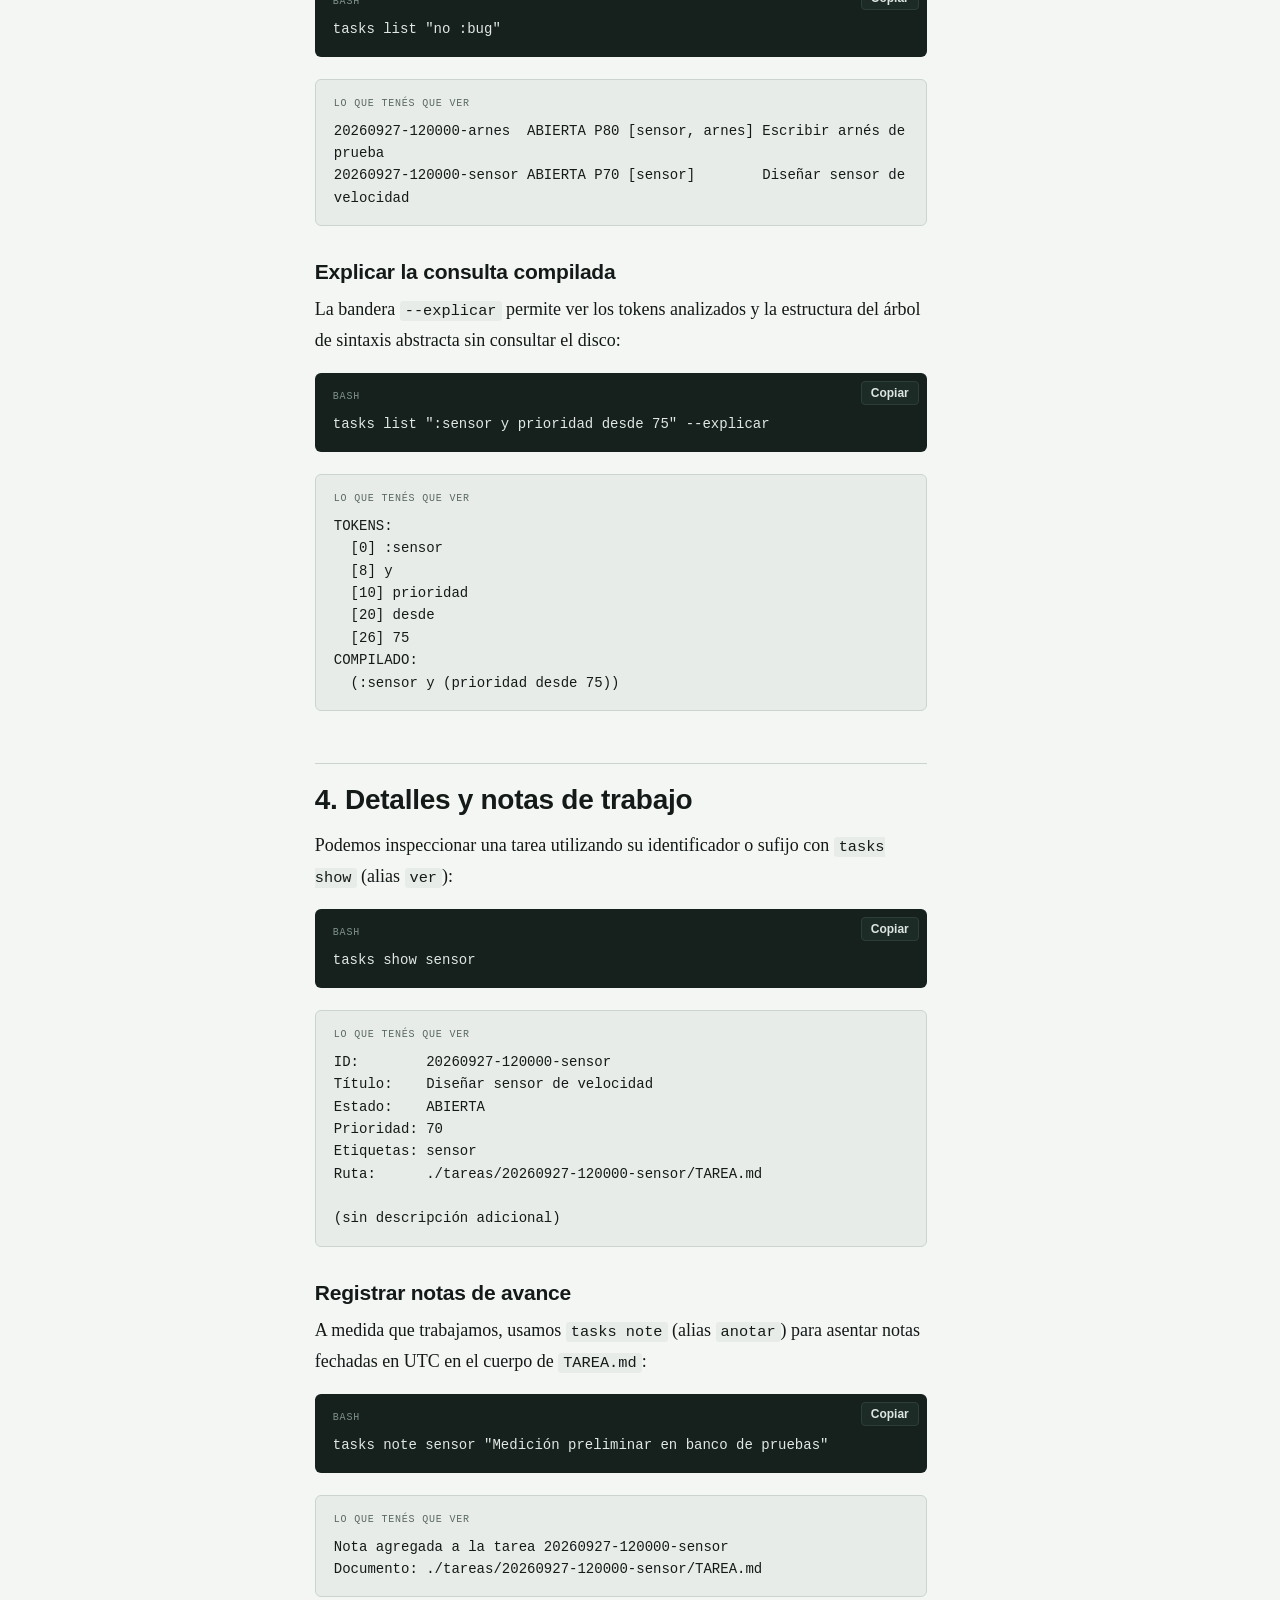
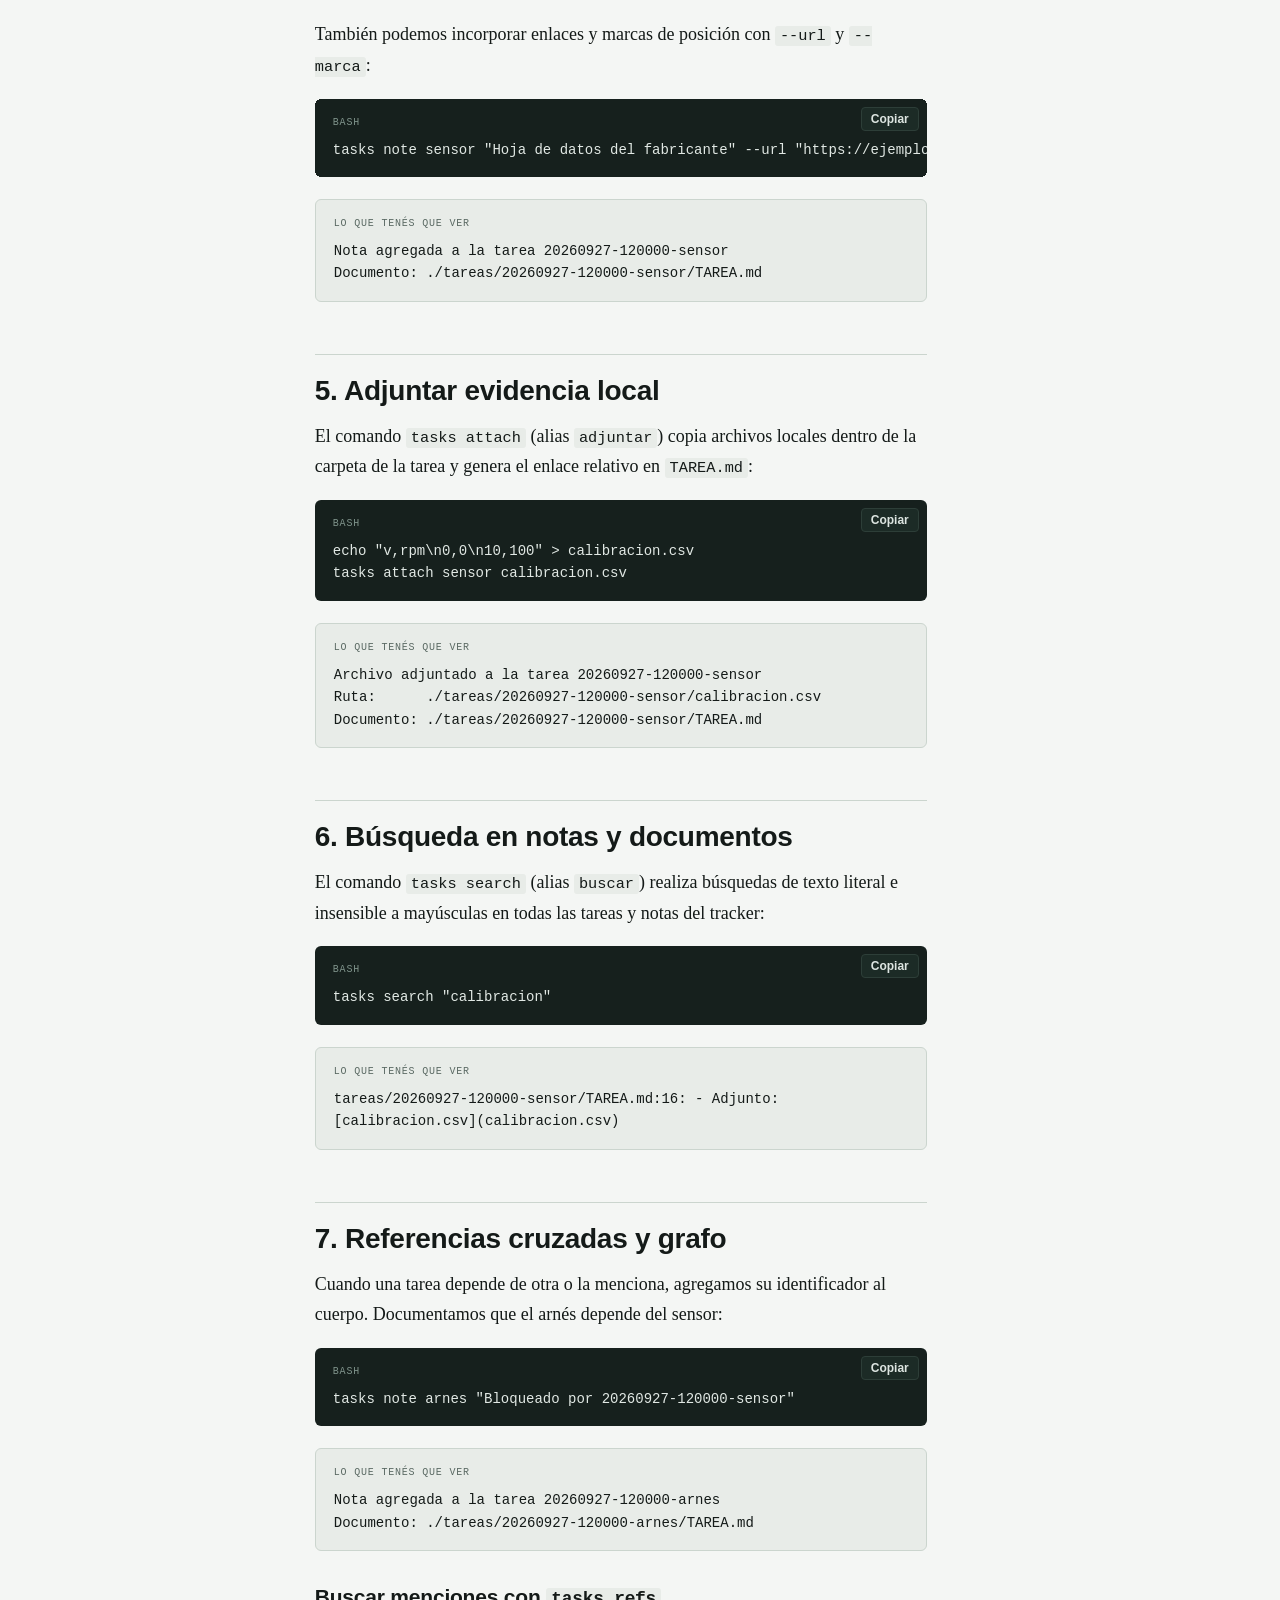
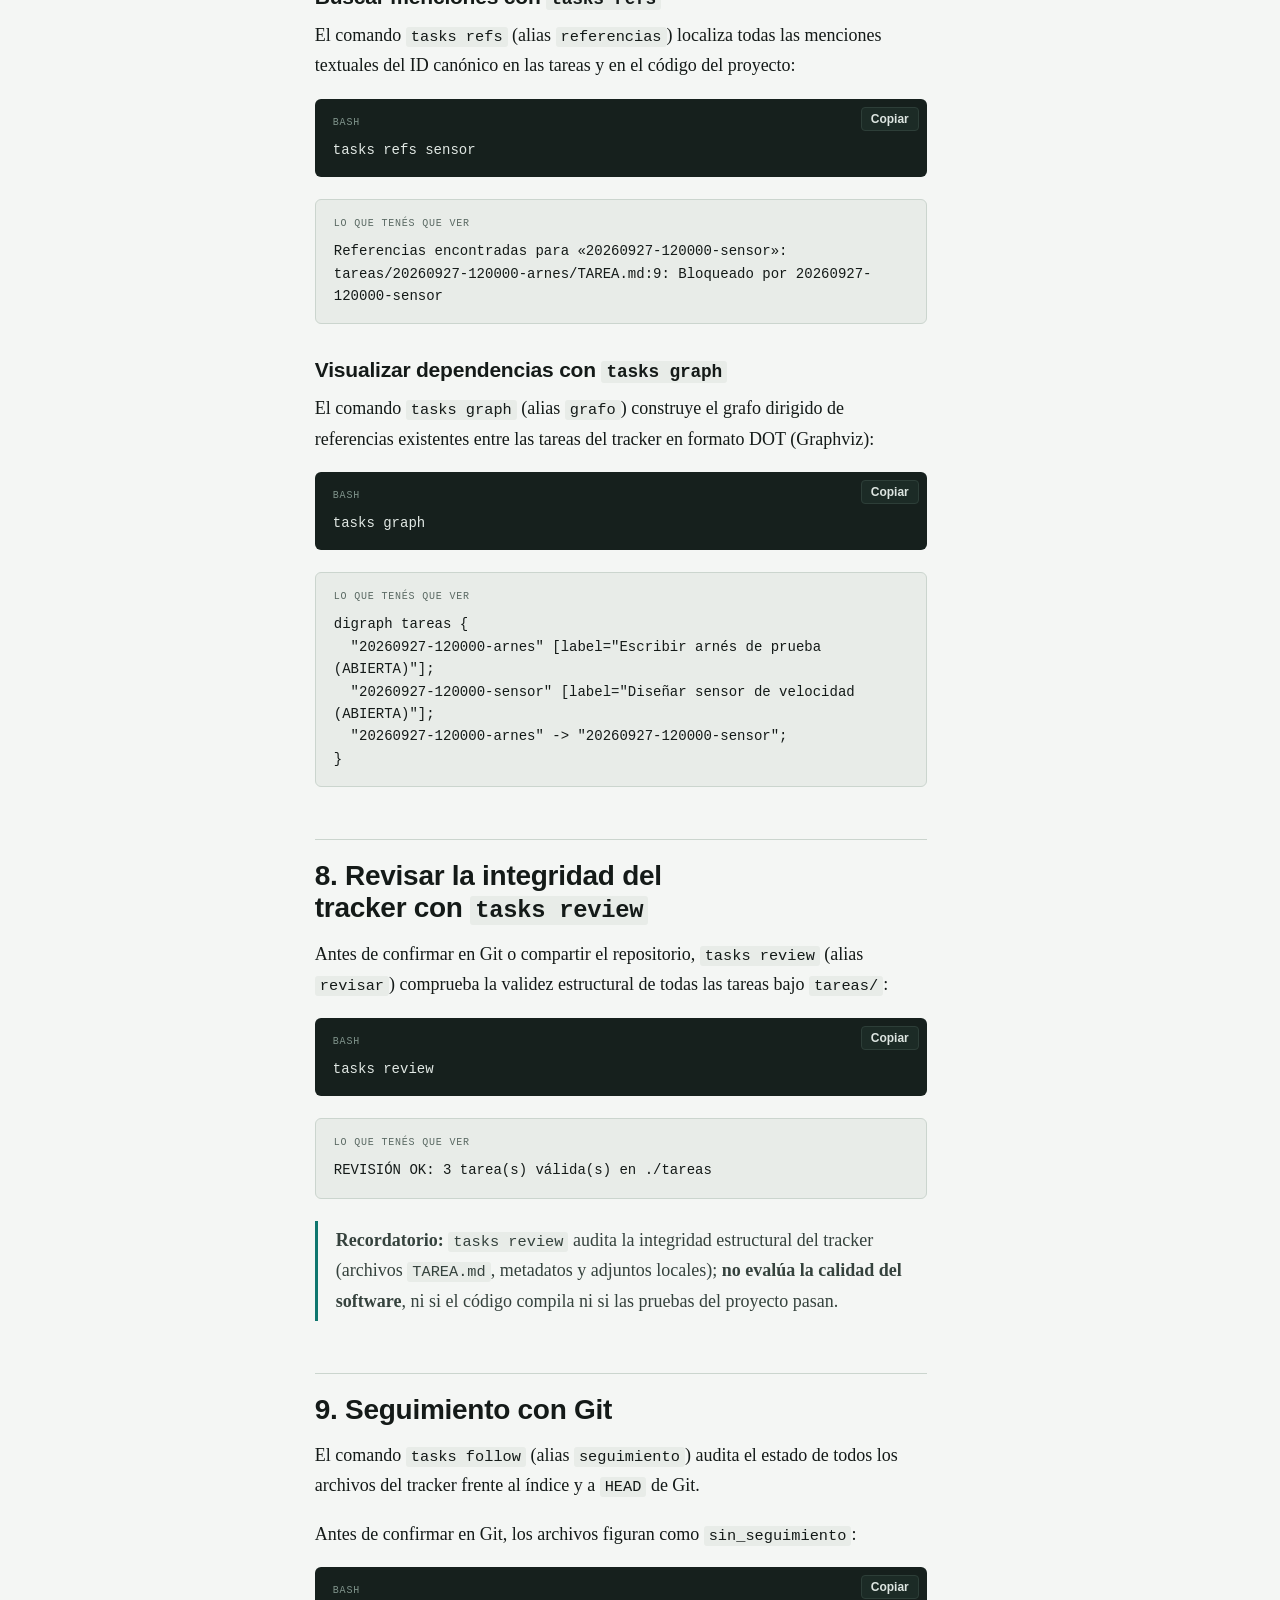
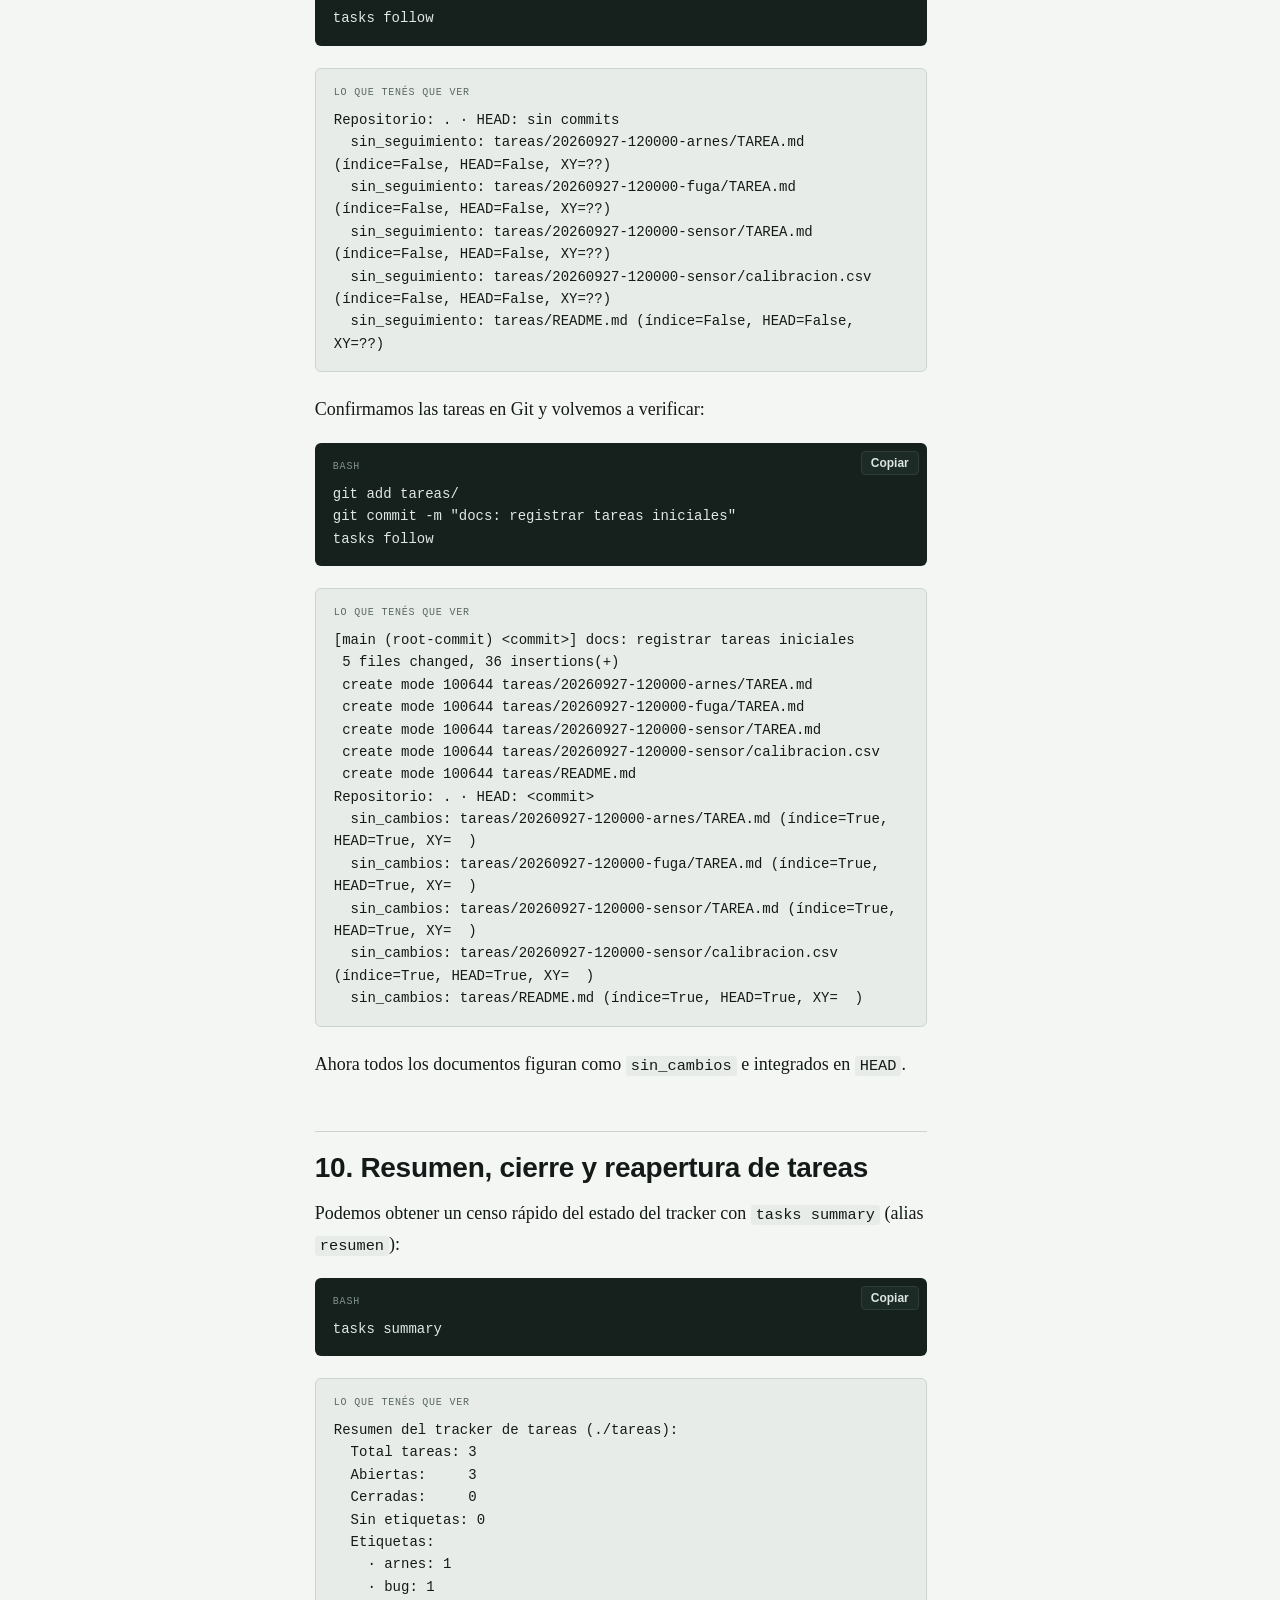
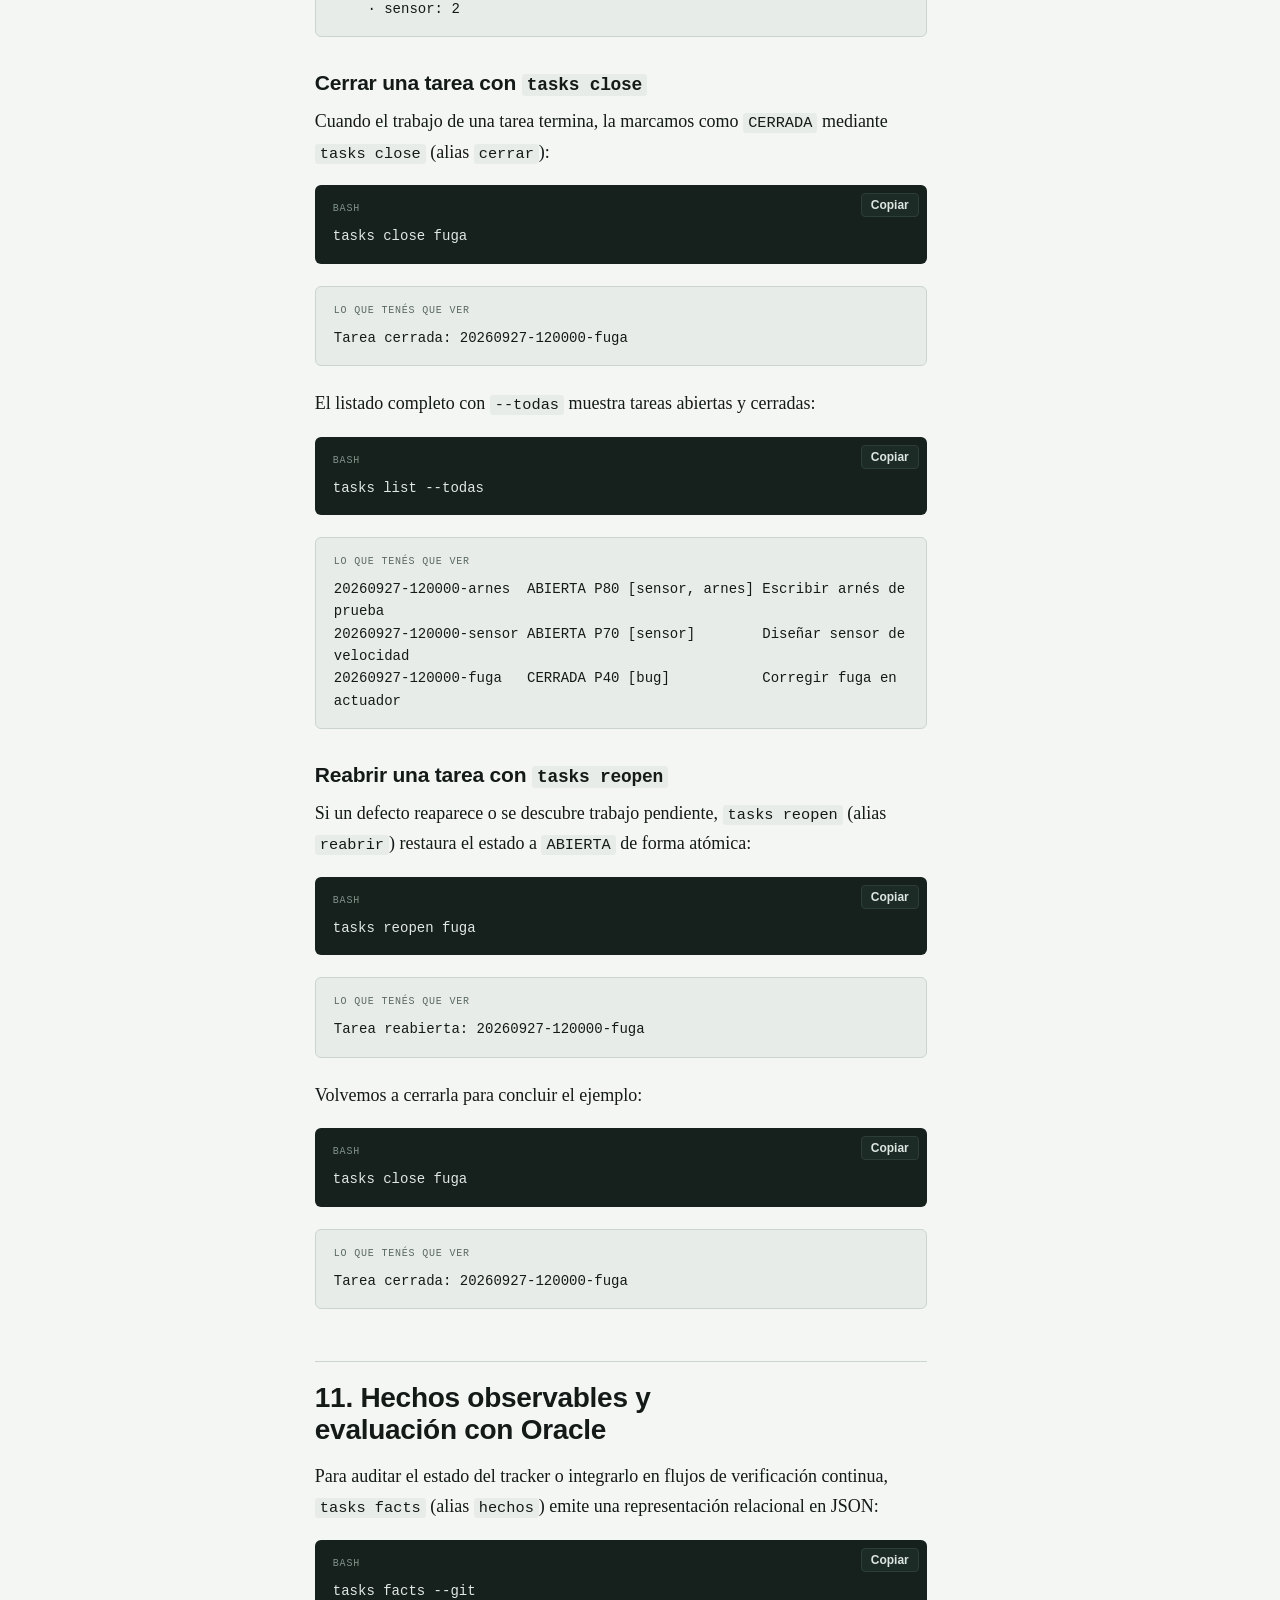
<file: docs/guia.html>
<!doctype html>
<html lang="es">
<head>
<meta charset="utf-8">
<meta name="viewport" content="width=device-width, initial-scale=1, viewport-fit=cover">
<title>Guía paso a paso de oracle-task — Oracle Task</title>
<link rel="stylesheet" href="./assets/sitio.css">
<link rel="icon" href="./assets/emblema.svg" type="image/svg+xml">
</head>
<body class="doc">
<a class="saltar" href="#contenido">Saltar al contenido</a>
<header class="barra">
  <a class="marca" href="./"><img src="./assets/emblema.svg" alt="" width="28" height="28"> Oracle Task</a>
  <nav aria-label="Principal">
    <a href="./">Inicio</a>
    <a href="./guia.html">Guía</a>
    <a href="./agentes.html">Para agentes</a>
    <a href="./oracle.html">Con Oracle</a>
    <a href="./referencia.html">Referencia</a>
    <a href="https://github.com/Segtem/trackertast" rel="noopener">GitHub</a>
  </nav>
</header>
<div class="doc-rejilla">
  <details class="menu" open>
    <summary>Documentación</summary>
    <nav aria-label="Documentación"><p class="menu-grupo">Empezar</p><ul><li><a href="guia.html" aria-current=page>Guía paso a paso</a></li></ul><p class="menu-grupo">Uso e integración</p><ul><li><a href="agentes.html">Para agentes</a></li><li><a href="oracle.html">Con Oracle</a></li></ul><p class="menu-grupo">Referencia</p><ul><li><a href="referencia.html">Referencia del CLI</a></li><li><a href="tareas.html">Especificación y contrato</a></li></ul></nav>
  </details>
  <main id="contenido" class="prosa">
<h1 id="guía-paso-a-paso-de-oracle-task">Guía paso a paso de oracle-task<a class="ancla" href="#guía-paso-a-paso-de-oracle-task" aria-label="Enlace a esta sección">#</a></h1>
<p>Esta guía recorre el ciclo completo de uso de <strong>oracle-task</strong> (<code>tasks</code>), explicando cómo comenzar desde cero, cómo se organizan las tareas en Markdown y cómo personas y agentes colaboran sin perder contexto ni depender de servicios externos.</p>
<p><code>oracle-task</code> es el comando principal y <code>tasks</code> su alias liviano y compatible.</p>
<h2 id="empezar-desde-cero-qué-instalar-y-verificar">Empezar desde cero: qué instalar y verificar<a class="ancla" href="#empezar-desde-cero-qué-instalar-y-verificar" aria-label="Enlace a esta sección">#</a></h2>
<p>Para usar Oracle Task necesitás un entorno estándar de desarrollo:</p>
<ol><li><strong>Python 3.11 o posterior</strong>: Oracle Task no tiene dependencias de ejecución externas y utiliza exclusivamente la biblioteca estándar de Python.</li><li><strong>Terminal</strong>: una ventana para escribir comandos. Abrí PowerShell desde Inicio en Windows, Terminal en macOS o la aplicación Terminal en Linux. El recorrido avanzado de esta página usa sintaxis de bash/zsh; en Windows podés usar WSL para esos bloques. Los comandos básicos de tasks funcionan también en PowerShell.</li><li><strong>Editor de texto plano</strong>: por ejemplo <a href="https://code.visualstudio.com/download" rel="noopener">Visual Studio Code</a>, para leer y modificar Markdown. No uses Word. Elegí Archivo → Abrir carpeta para abrir el proyecto. En Windows activá las extensiones de nombre de archivo: evitá TAREA.md.txt. Guardá como texto UTF-8.</li><li><strong>Git</strong>: instalalo desde <a href="https://git-scm.com/install/" rel="noopener">su página oficial</a> si querés conservar historia y compartir el proyecto. El tracker puede crear tareas sin Git; los pasos de seguimiento del historial necesitan un repositorio Git.</li><li><strong>Herramienta de instalación (<code>uv</code>)</strong>: recomendamos <a href="https://docs.astral.sh/uv/" rel="noopener"><code>uv</code></a> por su velocidad y aislamiento.</li></ol>
<h3 id="instalá-uv-primero">Instalá uv primero<a class="ancla" href="#instalá-uv-primero" aria-label="Enlace a esta sección">#</a></h3>
<p>La <a href="https://docs.astral.sh/uv/getting-started/installation/" rel="noopener">guía oficial de uv</a> describe todas las opciones. En macOS/Linux, desde Terminal:</p>
<pre data-lenguaje="bash"><code>curl -LsSf https://astral.sh/uv/install.sh | sh</code></pre>
<p>En Windows, desde PowerShell:</p>
<pre data-lenguaje="powershell"><code>powershell -ExecutionPolicy ByPass -c &quot;irm https://astral.sh/uv/install.ps1 | iex&quot;</code></pre>
<p>Cerrá y abrí otra terminal; <code>uv --version</code> debe imprimir una versión. Si tu Linux no tiene curl, consultá la alternativa wget de esa guía oficial. Pegá una línea, presioná Enter y esperá a que termine; resolvé cualquier error antes de seguir.</p>
<h3 id="instalación-de-la-herramienta">Instalación de la herramienta<a class="ancla" href="#instalación-de-la-herramienta" aria-label="Enlace a esta sección">#</a></h3>
<p>Instalá la versión <code>0.2.0</code> de <code>oracle-task</code> como herramienta global con <code>uv</code>:</p>
<pre data-lenguaje="bash"><code>uv python install 3.13
uv tool install --python 3.13 oracle-task==0.2.0
uv tool update-shell</code></pre>
<p><code>uv tool update-shell</code> configura el acceso a los comandos en la terminal. Cerrá y abrí otra sesión para aplicar el cambio. Si preferís un entorno virtual tradicional con pip:</p>
<pre data-lenguaje="bash"><code>pip install oracle-task==0.2.0</code></pre>
<h3 id="verificar-el-comando-y-el-alias-tasks">Verificar el comando y el alias <code>tasks</code><a class="ancla" href="#verificar-el-comando-y-el-alias-tasks" aria-label="Enlace a esta sección">#</a></h3>
<p>Comprobá que el sistema reconozca tanto el ejecutable canónico como su alias:</p>
<pre data-lenguaje="bash"><code>oracle-task --version
tasks --version</code></pre>
<p>Ambos comandos invocan el mismo programa. En el resto de esta guía utilizaremos el alias <code>tasks</code>.</p>
<h2 id="principios-fundamentales-y-responsabilidades">Principios fundamentales y responsabilidades<a class="ancla" href="#principios-fundamentales-y-responsabilidades" aria-label="Enlace a esta sección">#</a></h2>
<p>Antes de crear la primera tarea, es fundamental comprender qué hace y qué no hace el tracker:</p>
<ul><li><strong>Tareas y adjuntos locales en Markdown</strong>: Cada tarea es una subcarpeta dentro del directorio <code>tareas/</code>, compuesta por su archivo central <code>TAREA.md</code> y sus adjuntos locales (archivos <code>.csv</code>, capturas, esquemas, volcados de logs). Todo vive dentro del repositorio y es legible con cualquier editor.</li><li><strong>Git guarda historia SOLO si la persona hace <code>git add</code> y <code>git commit</code></strong>: Oracle Task no crea commits automáticos en Git ni interactúa con servidores remotos en segundo plano. El registro de versiones en el historial de Git es responsabilidad de la persona o de los scripts de integración explícitos del proyecto.</li><li><strong><code>tasks close</code> no ejecuta trabajo ni exige revisiones</strong>: El comando <code>tasks close</code> marca atómicamente el campo <code>- ESTADO: CERRADA</code> en <code>TAREA.md</code>. No ejecuta tests, no comprueba si el software funciona, no exige aprobaciones ni crea commits en Git. Es un cambio de estado del tracker.</li><li><strong><code>tasks review</code> comprueba la integridad del tracker, NO la calidad del software</strong>: El comando <code>tasks review</code> audita la integridad estructural del directorio <code>tareas/</code> (que existan los archivos <code>TAREA.md</code>, que las etiquetas y prioridades respeten la especificación y que los enlaces a adjuntos locales apunten a archivos reales existentes). No ejecuta compiladores ni suites de pruebas de tu aplicación.</li><li><strong><code>tasks facts</code> emite observaciones; Oracle evalúa medidas</strong>: <code>tasks facts</code> emite un volcado JSON estructurado con los hechos verificables del repositorio y de las tareas. La evaluación de políticas y límites formales se delega a <strong>Oracle</strong>, una herramienta de evaluación separada.</li><li><strong>Priorización P</strong>: Las tareas cuentan con un campo de prioridad entera <code>PRIORIDAD: &lt;n&gt;</code> (típicamente entre 0 y 100, por defecto 50). <code>tasks list</code> ordena por defecto las tareas de mayor a menor prioridad (P80 antes que P70, y P70 antes que P40). La imagen del tablero es explicativa; no hay un tablero kanban ni sincronización en la nube dentro de esta CLI.</li><li><strong>Resolución suficiente y ambigüedad de IDs</strong>:
<ul><li>Un ID canónico de tarea tiene el formato <code>YYYYMMDD-HHMMSS[-sufijo]</code> (por ejemplo <code>20260927-120000-sensor</code>).</li><li>Para operar con comandos como <code>tasks show</code>, <code>tasks note</code> o <code>tasks close</code>, podés especificar el ID completo o un prefijo/sufijo suficiente (por ejemplo <code>sensor</code>).</li><li>Si el término coincide con una única tarea, el comando la resuelve exitosamente.</li><li>Si el término coincide con más de una tarea, el CLI rechaza la operación informando ambigüedad (<code>IdAmbiguo</code>), evitando mutar la tarea equivocada.</li><li>En instrucciones para personas y guías, siempre es conveniente usar un sufijo explícito (<code>tasks new --sufijo primer-paso</code>) o el ID exacto obtenido con <code>tasks list</code>, evitando patrones glob o IDs arbitrarios.</li></ul></li><li><strong>Protocolo de relevo colaborativo</strong>:
<ul><li>Al transferir el trabajo entre una persona y un agente (o entre sesiones de agentes), la regla central es mantener <strong>un único encabezado <code>## Próximo paso</code> al final de <code>TAREA.md</code></strong>.</li><li>No deben acumularse múltiples secciones de próximo paso: cada sesión actualiza el contenido de esta única sección describiendo qué falta hacer, registrando los descubrimientos intermedios con <code>tasks note</code>.</li></ul></li></ul>
<h2 id="prepará-la-carpeta-para-el-recorrido">Prepará la carpeta para el recorrido<a class="ancla" href="#prepará-la-carpeta-para-el-recorrido" aria-label="Enlace a esta sección">#</a></h2>
<p>Creá una carpeta vacía y entrá en ella. Estos comandos se usan igual en Terminal o PowerShell:</p>
<pre data-lenguaje="bash"><code>mkdir mi-primer-tracker
cd mi-primer-tracker
git init</code></pre>
<p>Los siguientes comandos se ejecutan desde esa carpeta. Antes del primer commit, configurá identidad local de Git sustituyendo nombre/correo; no requiere cuenta de GitHub, y esos datos serán visibles si compartís el historial:</p>
<pre data-lenguaje="bash"><code>git config user.name &quot;Tu nombre&quot;
git config user.email &quot;tu-correo@example.invalid&quot;</code></pre>
<p>Las salidas de abajo se ejecutan en una carpeta temporal en las pruebas: normalizamos fechas, IDs y rutas para que puedan compararse. No copies sus IDs de ejemplo para tus comandos: usá el sufijo único creado en el paso anterior o recuperá el ID con <code>tasks list</code>. Comandos y salidas están rotulados por separado. La ejecución completa se verifica en Linux; macOS/Windows todavía requieren ejecución real y no hay piloto con una persona principiante.</p>
<h2 id="1-inicializar-el-tracker">1. Inicializar el tracker<a class="ancla" href="#1-inicializar-el-tracker" aria-label="Enlace a esta sección">#</a></h2>
<p>El comando <code>tasks init</code> crea la carpeta <code>tareas/</code> y su archivo <code>README.md</code> en la raíz del proyecto actual:</p>
<pre data-lenguaje="bash"><code>tasks init</code></pre>
<pre class="salida" data-lenguaje="lo que tenés que ver"><code>Tracker de tareas inicializado en ./tareas</code></pre>
<h2 id="2-crear-tareas">2. Crear tareas<a class="ancla" href="#2-crear-tareas" aria-label="Enlace a esta sección">#</a></h2>
<p>Creamos tres tareas utilizando <code>--sufijo</code> explícito para asignarles nombres memorables y estables:</p>
<pre data-lenguaje="bash"><code>tasks new &quot;Escribir arnés de prueba&quot; --etiqueta sensor --etiqueta arnes --prioridad 80 --sufijo arnes</code></pre>
<pre class="salida" data-lenguaje="lo que tenés que ver"><code>Tarea creada: 20260927-120000-arnes
Ruta: ./tareas/20260927-120000-arnes/TAREA.md</code></pre>
<pre data-lenguaje="bash"><code>tasks new &quot;Corregir fuga en actuador&quot; --etiqueta bug --prioridad 40 --sufijo fuga</code></pre>
<pre class="salida" data-lenguaje="lo que tenés que ver"><code>Tarea creada: 20260927-120000-fuga
Ruta: ./tareas/20260927-120000-fuga/TAREA.md</code></pre>
<pre data-lenguaje="bash"><code>tasks new &quot;Diseñar sensor de velocidad&quot; --etiqueta sensor --prioridad 70 --sufijo sensor</code></pre>
<pre class="salida" data-lenguaje="lo que tenés que ver"><code>Tarea creada: 20260927-120000-sensor
Ruta: ./tareas/20260927-120000-sensor/TAREA.md</code></pre>
<h2 id="3-consultas-y-filtrado-con-tql">3. Consultas y filtrado con TQL<a class="ancla" href="#3-consultas-y-filtrado-con-tql" aria-label="Enlace a esta sección">#</a></h2>
<p>El comando <code>tasks list</code> (alias <code>listar</code> o <code>ls</code>) muestra por defecto las tareas abiertas, ordenadas por prioridad descendente:</p>
<pre data-lenguaje="bash"><code>tasks list</code></pre>
<pre class="salida" data-lenguaje="lo que tenés que ver"><code>20260927-120000-arnes  ABIERTA P80 [sensor, arnes] Escribir arnés de prueba
20260927-120000-sensor ABIERTA P70 [sensor]        Diseñar sensor de velocidad
20260927-120000-fuga   ABIERTA P40 [bug]           Corregir fuga en actuador</code></pre>
<h3 id="filtrar-por-etiquetas">Filtrar por etiquetas<a class="ancla" href="#filtrar-por-etiquetas" aria-label="Enlace a esta sección">#</a></h3>
<p>Podemos usar el prefijo <code>:etiqueta</code> para buscar tareas que tengan una etiqueta determinada:</p>
<pre data-lenguaje="bash"><code>tasks list &quot;:sensor&quot;</code></pre>
<pre class="salida" data-lenguaje="lo que tenés que ver"><code>20260927-120000-arnes  ABIERTA P80 [sensor, arnes] Escribir arnés de prueba
20260927-120000-sensor ABIERTA P70 [sensor]        Diseñar sensor de velocidad</code></pre>
<h3 id="filtrar-por-prioridad-numérica">Filtrar por prioridad numérica<a class="ancla" href="#filtrar-por-prioridad-numérica" aria-label="Enlace a esta sección">#</a></h3>
<p>TQL admite comparadores relacionales en español (<code>desde</code>, <code>hasta</code>, <code>mayor</code>, <code>menor</code>, <code>igual</code>, <code>distinto</code>):</p>
<pre data-lenguaje="bash"><code>tasks list &quot;prioridad desde 70&quot;</code></pre>
<pre class="salida" data-lenguaje="lo que tenés que ver"><code>20260927-120000-arnes  ABIERTA P80 [sensor, arnes] Escribir arnés de prueba
20260927-120000-sensor ABIERTA P70 [sensor]        Diseñar sensor de velocidad</code></pre>
<h3 id="conectores-lógicos-y-o-no">Conectores lógicos: <code>y</code>, <code>o</code>, <code>no</code><a class="ancla" href="#conectores-lógicos-y-o-no" aria-label="Enlace a esta sección">#</a></h3>
<p>Las expresiones se pueden combinar mediante operadores lógicos:</p>
<pre data-lenguaje="bash"><code>tasks list &quot;:sensor y prioridad desde 75&quot;</code></pre>
<pre class="salida" data-lenguaje="lo que tenés que ver"><code>20260927-120000-arnes ABIERTA P80 [sensor, arnes] Escribir arnés de prueba</code></pre>
<p>Conector <code>o</code> (disyunción):</p>
<pre data-lenguaje="bash"><code>tasks list &quot;:bug o :arnes&quot;</code></pre>
<pre class="salida" data-lenguaje="lo que tenés que ver"><code>20260927-120000-arnes ABIERTA P80 [sensor, arnes] Escribir arnés de prueba
20260927-120000-fuga  ABIERTA P40 [bug]           Corregir fuga en actuador</code></pre>
<p>Operador <code>no</code> (negación):</p>
<pre data-lenguaje="bash"><code>tasks list &quot;no :bug&quot;</code></pre>
<pre class="salida" data-lenguaje="lo que tenés que ver"><code>20260927-120000-arnes  ABIERTA P80 [sensor, arnes] Escribir arnés de prueba
20260927-120000-sensor ABIERTA P70 [sensor]        Diseñar sensor de velocidad</code></pre>
<h3 id="explicar-la-consulta-compilada">Explicar la consulta compilada<a class="ancla" href="#explicar-la-consulta-compilada" aria-label="Enlace a esta sección">#</a></h3>
<p>La bandera <code>--explicar</code> permite ver los tokens analizados y la estructura del árbol de sintaxis abstracta sin consultar el disco:</p>
<pre data-lenguaje="bash"><code>tasks list &quot;:sensor y prioridad desde 75&quot; --explicar</code></pre>
<pre class="salida" data-lenguaje="lo que tenés que ver"><code>TOKENS:
  [0] :sensor
  [8] y
  [10] prioridad
  [20] desde
  [26] 75
COMPILADO:
  (:sensor y (prioridad desde 75))</code></pre>
<h2 id="4-detalles-y-notas-de-trabajo">4. Detalles y notas de trabajo<a class="ancla" href="#4-detalles-y-notas-de-trabajo" aria-label="Enlace a esta sección">#</a></h2>
<p>Podemos inspeccionar una tarea utilizando su identificador o sufijo con <code>tasks show</code> (alias <code>ver</code>):</p>
<pre data-lenguaje="bash"><code>tasks show sensor</code></pre>
<pre class="salida" data-lenguaje="lo que tenés que ver"><code>ID:        20260927-120000-sensor
Título:    Diseñar sensor de velocidad
Estado:    ABIERTA
Prioridad: 70
Etiquetas: sensor
Ruta:      ./tareas/20260927-120000-sensor/TAREA.md

(sin descripción adicional)</code></pre>
<h3 id="registrar-notas-de-avance">Registrar notas de avance<a class="ancla" href="#registrar-notas-de-avance" aria-label="Enlace a esta sección">#</a></h3>
<p>A medida que trabajamos, usamos <code>tasks note</code> (alias <code>anotar</code>) para asentar notas fechadas en UTC en el cuerpo de <code>TAREA.md</code>:</p>
<pre data-lenguaje="bash"><code>tasks note sensor &quot;Medición preliminar en banco de pruebas&quot;</code></pre>
<pre class="salida" data-lenguaje="lo que tenés que ver"><code>Nota agregada a la tarea 20260927-120000-sensor
Documento: ./tareas/20260927-120000-sensor/TAREA.md</code></pre>
<p>También podemos incorporar enlaces y marcas de posición con <code>--url</code> y <code>--marca</code>:</p>
<pre data-lenguaje="bash"><code>tasks note sensor &quot;Hoja de datos del fabricante&quot; --url &quot;https://ejemplo.com/sensor.pdf&quot; --marca &quot;página 12&quot;</code></pre>
<pre class="salida" data-lenguaje="lo que tenés que ver"><code>Nota agregada a la tarea 20260927-120000-sensor
Documento: ./tareas/20260927-120000-sensor/TAREA.md</code></pre>
<h2 id="5-adjuntar-evidencia-local">5. Adjuntar evidencia local<a class="ancla" href="#5-adjuntar-evidencia-local" aria-label="Enlace a esta sección">#</a></h2>
<p>El comando <code>tasks attach</code> (alias <code>adjuntar</code>) copia archivos locales dentro de la carpeta de la tarea y genera el enlace relativo en <code>TAREA.md</code>:</p>
<pre data-lenguaje="bash"><code>echo &quot;v,rpm\n0,0\n10,100&quot; &gt; calibracion.csv
tasks attach sensor calibracion.csv</code></pre>
<pre class="salida" data-lenguaje="lo que tenés que ver"><code>Archivo adjuntado a la tarea 20260927-120000-sensor
Ruta:      ./tareas/20260927-120000-sensor/calibracion.csv
Documento: ./tareas/20260927-120000-sensor/TAREA.md</code></pre>
<h2 id="6-búsqueda-en-notas-y-documentos">6. Búsqueda en notas y documentos<a class="ancla" href="#6-búsqueda-en-notas-y-documentos" aria-label="Enlace a esta sección">#</a></h2>
<p>El comando <code>tasks search</code> (alias <code>buscar</code>) realiza búsquedas de texto literal e insensible a mayúsculas en todas las tareas y notas del tracker:</p>
<pre data-lenguaje="bash"><code>tasks search &quot;calibracion&quot;</code></pre>
<pre class="salida" data-lenguaje="lo que tenés que ver"><code>tareas/20260927-120000-sensor/TAREA.md:16: - Adjunto: [calibracion.csv](calibracion.csv)</code></pre>
<h2 id="7-referencias-cruzadas-y-grafo">7. Referencias cruzadas y grafo<a class="ancla" href="#7-referencias-cruzadas-y-grafo" aria-label="Enlace a esta sección">#</a></h2>
<p>Cuando una tarea depende de otra o la menciona, agregamos su identificador al cuerpo. Documentamos que el arnés depende del sensor:</p>
<pre data-lenguaje="bash"><code>tasks note arnes &quot;Bloqueado por 20260927-120000-sensor&quot;</code></pre>
<pre class="salida" data-lenguaje="lo que tenés que ver"><code>Nota agregada a la tarea 20260927-120000-arnes
Documento: ./tareas/20260927-120000-arnes/TAREA.md</code></pre>
<h3 id="buscar-menciones-con-tasks-refs">Buscar menciones con <code>tasks refs</code><a class="ancla" href="#buscar-menciones-con-tasks-refs" aria-label="Enlace a esta sección">#</a></h3>
<p>El comando <code>tasks refs</code> (alias <code>referencias</code>) localiza todas las menciones textuales del ID canónico en las tareas y en el código del proyecto:</p>
<pre data-lenguaje="bash"><code>tasks refs sensor</code></pre>
<pre class="salida" data-lenguaje="lo que tenés que ver"><code>Referencias encontradas para «20260927-120000-sensor»:
tareas/20260927-120000-arnes/TAREA.md:9: Bloqueado por 20260927-120000-sensor</code></pre>
<h3 id="visualizar-dependencias-con-tasks-graph">Visualizar dependencias con <code>tasks graph</code><a class="ancla" href="#visualizar-dependencias-con-tasks-graph" aria-label="Enlace a esta sección">#</a></h3>
<p>El comando <code>tasks graph</code> (alias <code>grafo</code>) construye el grafo dirigido de referencias existentes entre las tareas del tracker en formato DOT (Graphviz):</p>
<pre data-lenguaje="bash"><code>tasks graph</code></pre>
<pre class="salida" data-lenguaje="lo que tenés que ver"><code>digraph tareas {
  &quot;20260927-120000-arnes&quot; [label=&quot;Escribir arnés de prueba (ABIERTA)&quot;];
  &quot;20260927-120000-sensor&quot; [label=&quot;Diseñar sensor de velocidad (ABIERTA)&quot;];
  &quot;20260927-120000-arnes&quot; -&gt; &quot;20260927-120000-sensor&quot;;
}</code></pre>
<h2 id="8-revisar-la-integridad-del-tracker-con-tasks-review">8. Revisar la integridad del tracker con <code>tasks review</code><a class="ancla" href="#8-revisar-la-integridad-del-tracker-con-tasks-review" aria-label="Enlace a esta sección">#</a></h2>
<p>Antes de confirmar en Git o compartir el repositorio, <code>tasks review</code> (alias <code>revisar</code>) comprueba la validez estructural de todas las tareas bajo <code>tareas/</code>:</p>
<pre data-lenguaje="bash"><code>tasks review</code></pre>
<pre class="salida" data-lenguaje="lo que tenés que ver"><code>REVISIÓN OK: 3 tarea(s) válida(s) en ./tareas</code></pre>
<blockquote><p><strong>Recordatorio:</strong> <code>tasks review</code> audita la integridad estructural del tracker (archivos <code>TAREA.md</code>, metadatos y adjuntos locales); <strong>no evalúa la calidad del software</strong>, ni si el código compila ni si las pruebas del proyecto pasan.</p></blockquote>
<h2 id="9-seguimiento-con-git">9. Seguimiento con Git<a class="ancla" href="#9-seguimiento-con-git" aria-label="Enlace a esta sección">#</a></h2>
<p>El comando <code>tasks follow</code> (alias <code>seguimiento</code>) audita el estado de todos los archivos del tracker frente al índice y a <code>HEAD</code> de Git.</p>
<p>Antes de confirmar en Git, los archivos figuran como <code>sin_seguimiento</code>:</p>
<pre data-lenguaje="bash"><code>tasks follow</code></pre>
<pre class="salida" data-lenguaje="lo que tenés que ver"><code>Repositorio: . · HEAD: sin commits
  sin_seguimiento: tareas/20260927-120000-arnes/TAREA.md (índice=False, HEAD=False, XY=??)
  sin_seguimiento: tareas/20260927-120000-fuga/TAREA.md (índice=False, HEAD=False, XY=??)
  sin_seguimiento: tareas/20260927-120000-sensor/TAREA.md (índice=False, HEAD=False, XY=??)
  sin_seguimiento: tareas/20260927-120000-sensor/calibracion.csv (índice=False, HEAD=False, XY=??)
  sin_seguimiento: tareas/README.md (índice=False, HEAD=False, XY=??)</code></pre>
<p>Confirmamos las tareas en Git y volvemos a verificar:</p>
<pre data-lenguaje="bash"><code>git add tareas/
git commit -m &quot;docs: registrar tareas iniciales&quot;
tasks follow</code></pre>
<pre class="salida" data-lenguaje="lo que tenés que ver"><code>[main (root-commit) &lt;commit&gt;] docs: registrar tareas iniciales
 5 files changed, 36 insertions(+)
 create mode 100644 tareas/20260927-120000-arnes/TAREA.md
 create mode 100644 tareas/20260927-120000-fuga/TAREA.md
 create mode 100644 tareas/20260927-120000-sensor/TAREA.md
 create mode 100644 tareas/20260927-120000-sensor/calibracion.csv
 create mode 100644 tareas/README.md
Repositorio: . · HEAD: &lt;commit&gt;
  sin_cambios: tareas/20260927-120000-arnes/TAREA.md (índice=True, HEAD=True, XY=  )
  sin_cambios: tareas/20260927-120000-fuga/TAREA.md (índice=True, HEAD=True, XY=  )
  sin_cambios: tareas/20260927-120000-sensor/TAREA.md (índice=True, HEAD=True, XY=  )
  sin_cambios: tareas/20260927-120000-sensor/calibracion.csv (índice=True, HEAD=True, XY=  )
  sin_cambios: tareas/README.md (índice=True, HEAD=True, XY=  )</code></pre>
<p>Ahora todos los documentos figuran como <code>sin_cambios</code> e integrados en <code>HEAD</code>.</p>
<h2 id="10-resumen-cierre-y-reapertura-de-tareas">10. Resumen, cierre y reapertura de tareas<a class="ancla" href="#10-resumen-cierre-y-reapertura-de-tareas" aria-label="Enlace a esta sección">#</a></h2>
<p>Podemos obtener un censo rápido del estado del tracker con <code>tasks summary</code> (alias <code>resumen</code>):</p>
<pre data-lenguaje="bash"><code>tasks summary</code></pre>
<pre class="salida" data-lenguaje="lo que tenés que ver"><code>Resumen del tracker de tareas (./tareas):
  Total tareas: 3
  Abiertas:     3
  Cerradas:     0
  Sin etiquetas: 0
  Etiquetas:
    · arnes: 1
    · bug: 1
    · sensor: 2</code></pre>
<h3 id="cerrar-una-tarea-con-tasks-close">Cerrar una tarea con <code>tasks close</code><a class="ancla" href="#cerrar-una-tarea-con-tasks-close" aria-label="Enlace a esta sección">#</a></h3>
<p>Cuando el trabajo de una tarea termina, la marcamos como <code>CERRADA</code> mediante <code>tasks close</code> (alias <code>cerrar</code>):</p>
<pre data-lenguaje="bash"><code>tasks close fuga</code></pre>
<pre class="salida" data-lenguaje="lo que tenés que ver"><code>Tarea cerrada: 20260927-120000-fuga</code></pre>
<p>El listado completo con <code>--todas</code> muestra tareas abiertas y cerradas:</p>
<pre data-lenguaje="bash"><code>tasks list --todas</code></pre>
<pre class="salida" data-lenguaje="lo que tenés que ver"><code>20260927-120000-arnes  ABIERTA P80 [sensor, arnes] Escribir arnés de prueba
20260927-120000-sensor ABIERTA P70 [sensor]        Diseñar sensor de velocidad
20260927-120000-fuga   CERRADA P40 [bug]           Corregir fuga en actuador</code></pre>
<h3 id="reabrir-una-tarea-con-tasks-reopen">Reabrir una tarea con <code>tasks reopen</code><a class="ancla" href="#reabrir-una-tarea-con-tasks-reopen" aria-label="Enlace a esta sección">#</a></h3>
<p>Si un defecto reaparece o se descubre trabajo pendiente, <code>tasks reopen</code> (alias <code>reabrir</code>) restaura el estado a <code>ABIERTA</code> de forma atómica:</p>
<pre data-lenguaje="bash"><code>tasks reopen fuga</code></pre>
<pre class="salida" data-lenguaje="lo que tenés que ver"><code>Tarea reabierta: 20260927-120000-fuga</code></pre>
<p>Volvemos a cerrarla para concluir el ejemplo:</p>
<pre data-lenguaje="bash"><code>tasks close fuga</code></pre>
<pre class="salida" data-lenguaje="lo que tenés que ver"><code>Tarea cerrada: 20260927-120000-fuga</code></pre>
<h2 id="11-hechos-observables-y-evaluación-con-oracle">11. Hechos observables y evaluación con Oracle<a class="ancla" href="#11-hechos-observables-y-evaluación-con-oracle" aria-label="Enlace a esta sección">#</a></h2>
<p>Para auditar el estado del tracker o integrarlo en flujos de verificación continua, <code>tasks facts</code> (alias <code>hechos</code>) emite una representación relacional en JSON:</p>
<pre data-lenguaje="bash"><code>tasks facts --git</code></pre>
<p>El comando extrae hechos observables (tareas abiertas y cerradas, referencias a adjuntos, commits enlazados). <strong>Oracle</strong>, de manera separada, evalúa esos hechos contra un catálogo formal de políticas y límites (por ejemplo, comprobar que ningún commit apunte a una tarea inexistente o que toda tarea cerrada tenga su commit de cierre). El tracker emite los hechos; Oracle evalúa las reglas.</p>
    <p class="fuente">Esta página se genera desde <a href="https://github.com/Segtem/trackertast/blob/main/docs/guia.md" rel="noopener">docs/guia.md</a>.</p>
  </main>
  <aside class="en-esta-pagina" aria-label="En esta página">
    <p class='menu-grupo'>En esta página</p><ul><li class="n2"><a href="#empezar-desde-cero-qué-instalar-y-verificar">Empezar desde cero: qué instalar y verificar</a></li><li class="n3"><a href="#instalá-uv-primero">Instalá uv primero</a></li><li class="n3"><a href="#instalación-de-la-herramienta">Instalación de la herramienta</a></li><li class="n3"><a href="#verificar-el-comando-y-el-alias-tasks">Verificar el comando y el alias tasks</a></li><li class="n2"><a href="#principios-fundamentales-y-responsabilidades">Principios fundamentales y responsabilidades</a></li><li class="n2"><a href="#prepará-la-carpeta-para-el-recorrido">Prepará la carpeta para el recorrido</a></li><li class="n2"><a href="#1-inicializar-el-tracker">1. Inicializar el tracker</a></li><li class="n2"><a href="#2-crear-tareas">2. Crear tareas</a></li><li class="n2"><a href="#3-consultas-y-filtrado-con-tql">3. Consultas y filtrado con TQL</a></li><li class="n3"><a href="#filtrar-por-etiquetas">Filtrar por etiquetas</a></li><li class="n3"><a href="#filtrar-por-prioridad-numérica">Filtrar por prioridad numérica</a></li><li class="n3"><a href="#conectores-lógicos-y-o-no">Conectores lógicos: y, o, no</a></li><li class="n3"><a href="#explicar-la-consulta-compilada">Explicar la consulta compilada</a></li><li class="n2"><a href="#4-detalles-y-notas-de-trabajo">4. Detalles y notas de trabajo</a></li><li class="n3"><a href="#registrar-notas-de-avance">Registrar notas de avance</a></li><li class="n2"><a href="#5-adjuntar-evidencia-local">5. Adjuntar evidencia local</a></li><li class="n2"><a href="#6-búsqueda-en-notas-y-documentos">6. Búsqueda en notas y documentos</a></li><li class="n2"><a href="#7-referencias-cruzadas-y-grafo">7. Referencias cruzadas y grafo</a></li><li class="n3"><a href="#buscar-menciones-con-tasks-refs">Buscar menciones con tasks refs</a></li><li class="n3"><a href="#visualizar-dependencias-con-tasks-graph">Visualizar dependencias con tasks graph</a></li><li class="n2"><a href="#8-revisar-la-integridad-del-tracker-con-tasks-review">8. Revisar la integridad del tracker con tasks review</a></li><li class="n2"><a href="#9-seguimiento-con-git">9. Seguimiento con Git</a></li><li class="n2"><a href="#10-resumen-cierre-y-reapertura-de-tareas">10. Resumen, cierre y reapertura de tareas</a></li><li class="n3"><a href="#cerrar-una-tarea-con-tasks-close">Cerrar una tarea con tasks close</a></li><li class="n3"><a href="#reabrir-una-tarea-con-tasks-reopen">Reabrir una tarea con tasks reopen</a></li><li class="n2"><a href="#11-hechos-observables-y-evaluación-con-oracle">11. Hechos observables y evaluación con Oracle</a></li></ul>
  </aside>
</div>
<script>
if (matchMedia("(max-width: 760px)").matches) {
  const m = document.querySelector(".menu");
  if (m) m.removeAttribute("open");
}
document.querySelectorAll(".prosa pre:not(.salida)").forEach((pre) => {
  const b = document.createElement("button");
  b.type = "button"; b.className = "copiar"; b.textContent = "Copiar";
  b.addEventListener("click", () => {
    navigator.clipboard.writeText(pre.querySelector("code").innerText)
      .then(() => { b.textContent = "Copiado"; setTimeout(() => { b.textContent = "Copiar"; }, 1500); })
      .catch(() => { const r = document.createRange(); r.selectNodeContents(pre); const s = getSelection(); s.removeAllRanges(); s.addRange(r); });
  });
  pre.append(b);
});
</script>
</body>
</html>
</file>
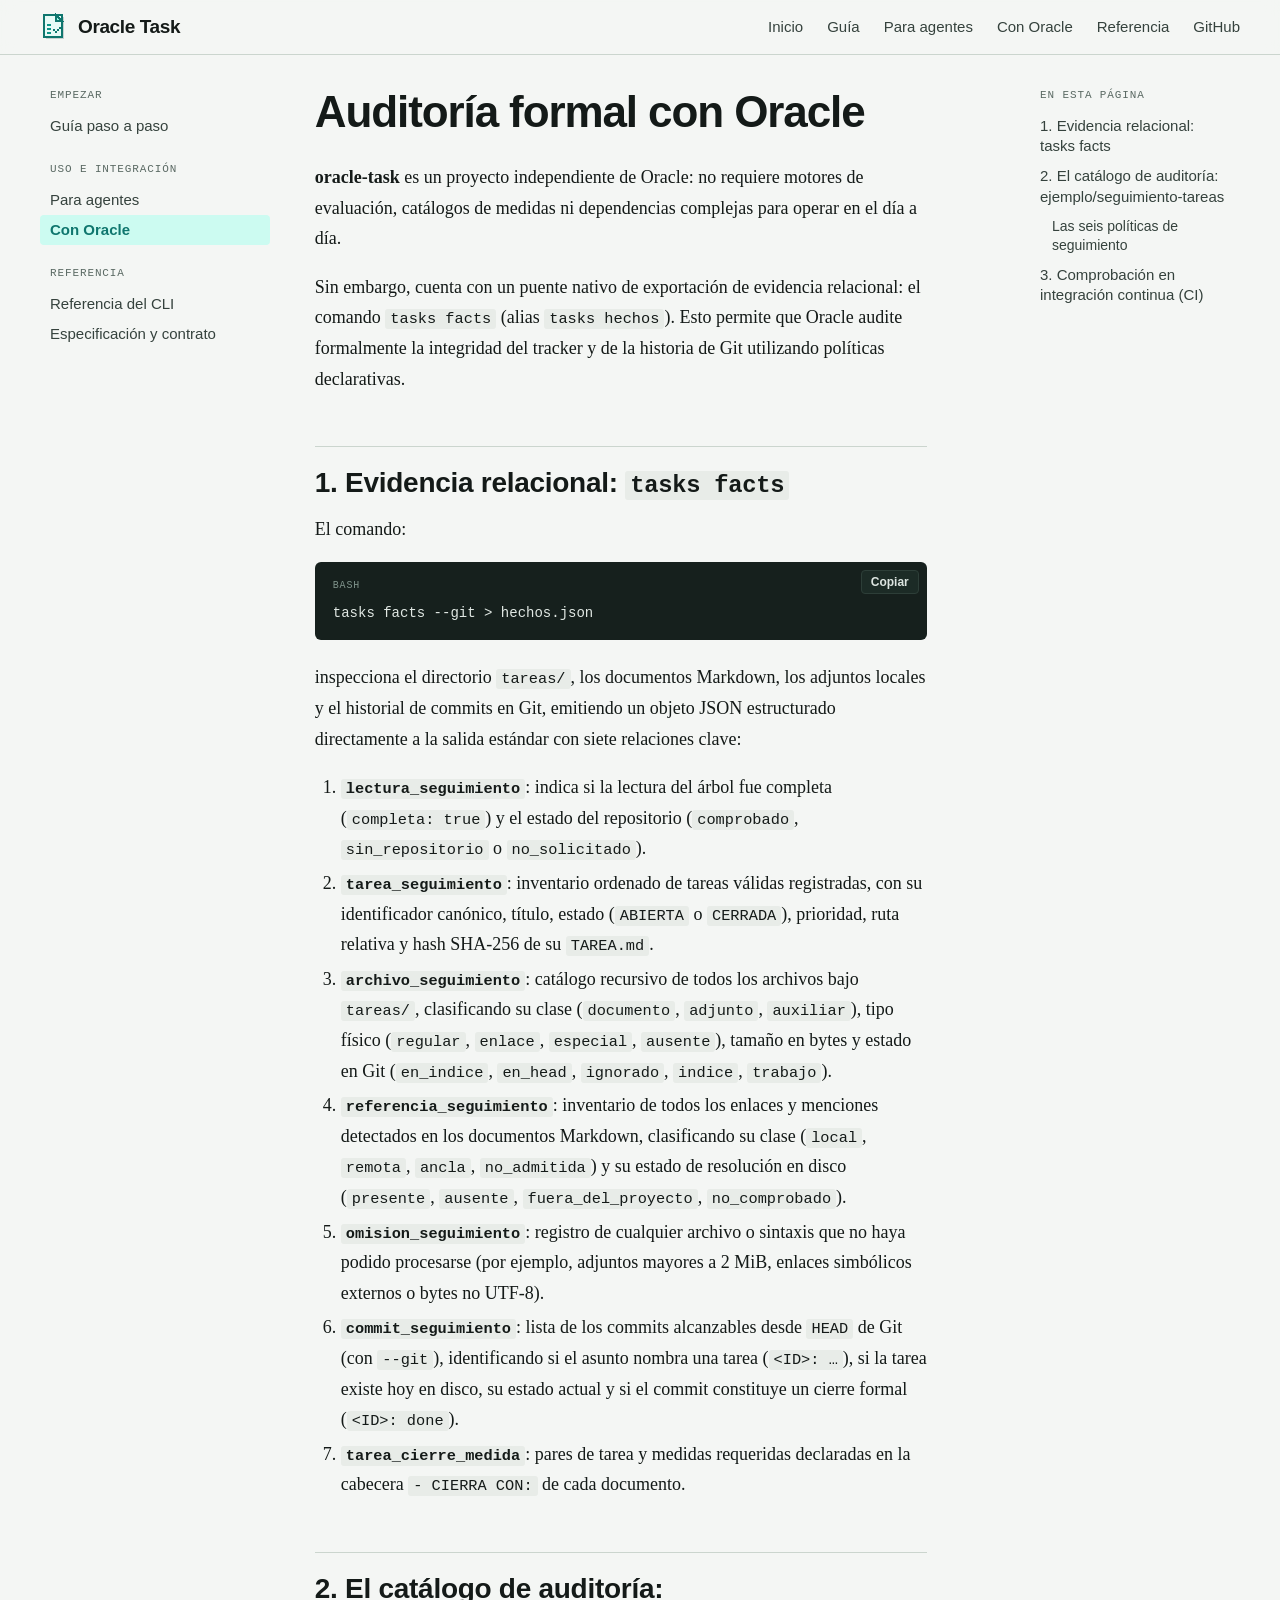
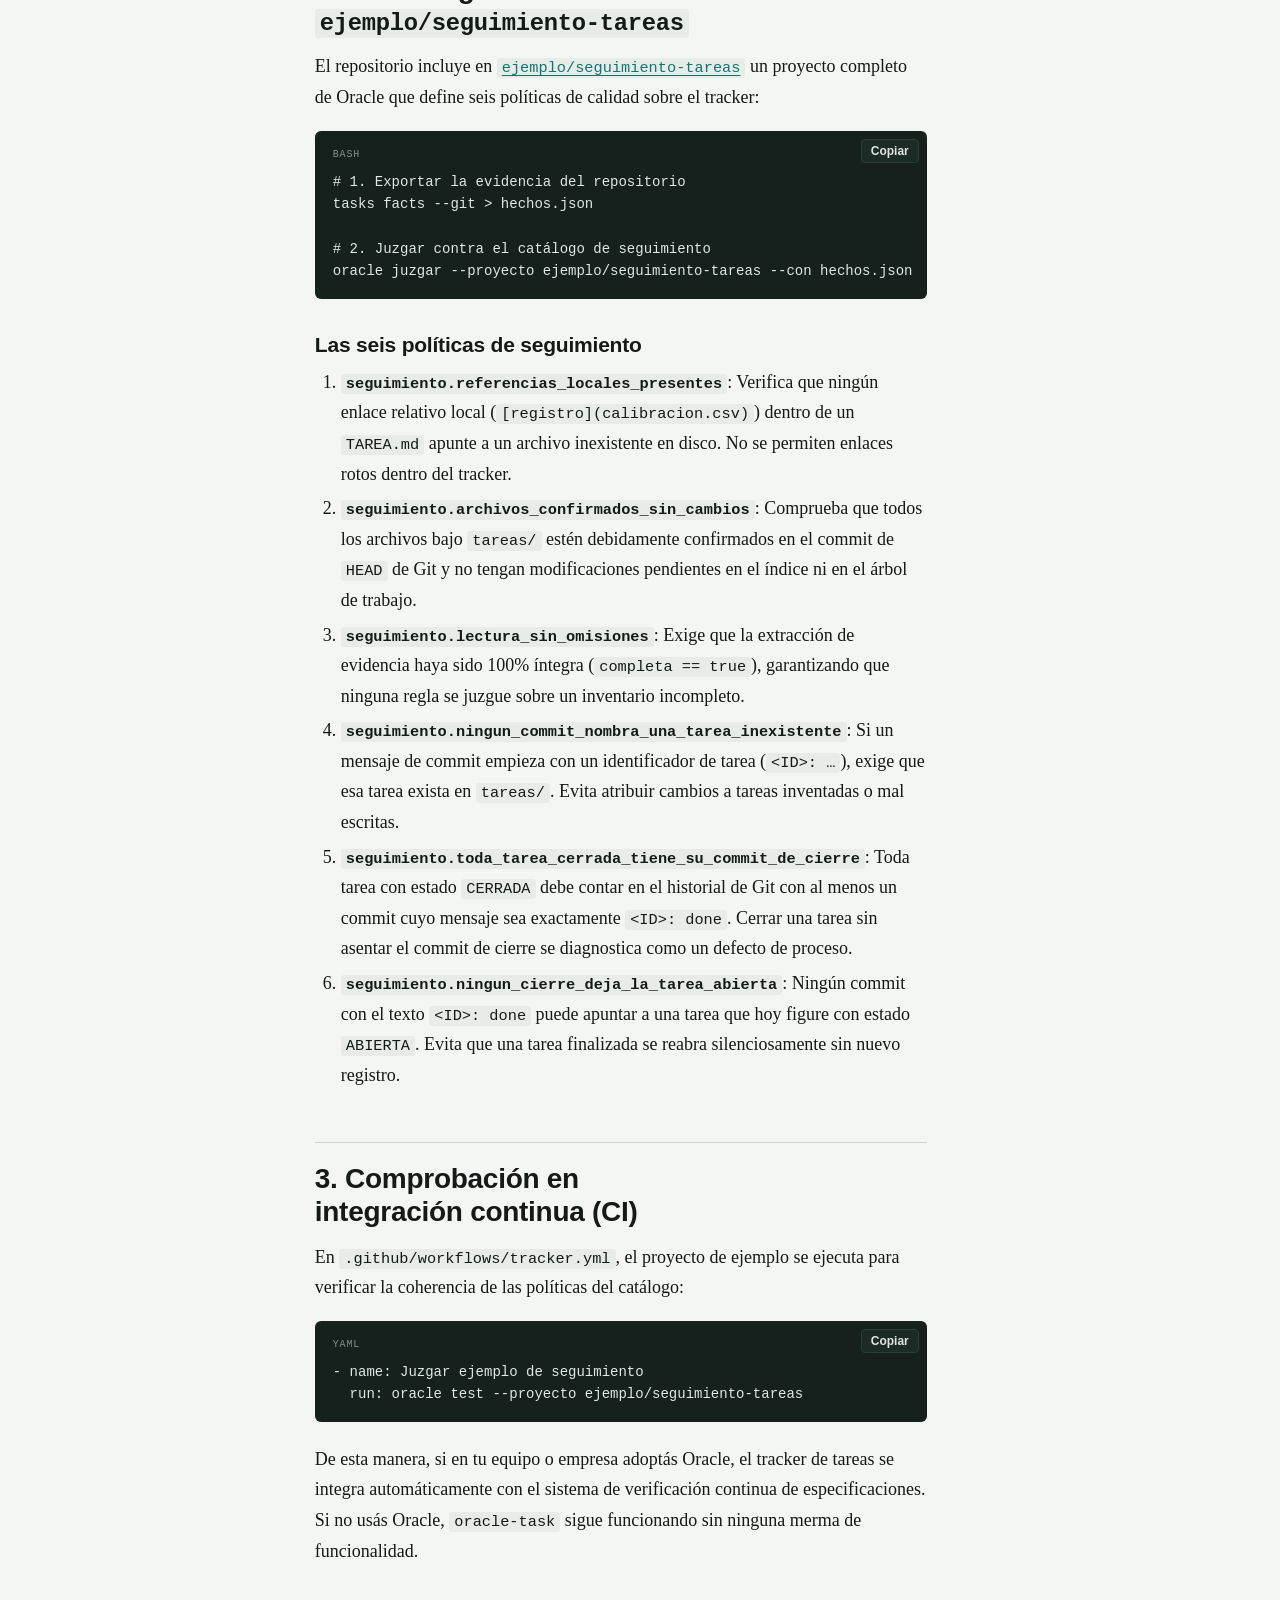
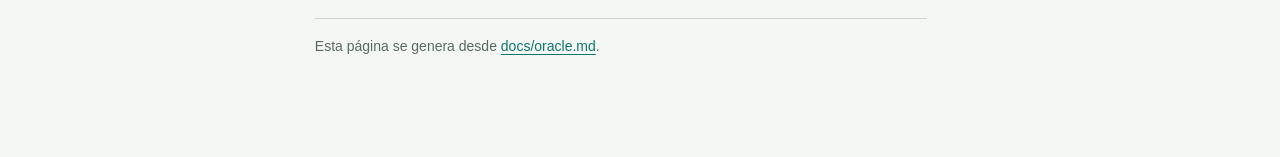
<file: docs/oracle.html>
<!doctype html>
<html lang="es">
<head>
<meta charset="utf-8">
<meta name="viewport" content="width=device-width, initial-scale=1, viewport-fit=cover">
<title>Auditoría formal con Oracle — Oracle Task</title>
<link rel="stylesheet" href="./assets/sitio.css">
<link rel="icon" href="./assets/emblema.svg" type="image/svg+xml">
</head>
<body class="doc">
<a class="saltar" href="#contenido">Saltar al contenido</a>
<header class="barra">
  <a class="marca" href="./"><img src="./assets/emblema.svg" alt="" width="28" height="28"> Oracle Task</a>
  <nav aria-label="Principal">
    <a href="./">Inicio</a>
    <a href="./guia.html">Guía</a>
    <a href="./agentes.html">Para agentes</a>
    <a href="./oracle.html">Con Oracle</a>
    <a href="./referencia.html">Referencia</a>
    <a href="https://github.com/Segtem/trackertast" rel="noopener">GitHub</a>
  </nav>
</header>
<div class="doc-rejilla">
  <details class="menu" open>
    <summary>Documentación</summary>
    <nav aria-label="Documentación"><p class="menu-grupo">Empezar</p><ul><li><a href="guia.html">Guía paso a paso</a></li></ul><p class="menu-grupo">Uso e integración</p><ul><li><a href="agentes.html">Para agentes</a></li><li><a href="oracle.html" aria-current=page>Con Oracle</a></li></ul><p class="menu-grupo">Referencia</p><ul><li><a href="referencia.html">Referencia del CLI</a></li><li><a href="tareas.html">Especificación y contrato</a></li></ul></nav>
  </details>
  <main id="contenido" class="prosa">
<h1 id="auditoría-formal-con-oracle">Auditoría formal con Oracle<a class="ancla" href="#auditoría-formal-con-oracle" aria-label="Enlace a esta sección">#</a></h1>
<p><strong>oracle-task</strong> es un proyecto independiente de Oracle: no requiere motores de evaluación, catálogos de medidas ni dependencias complejas para operar en el día a día.</p>
<p>Sin embargo, cuenta con un puente nativo de exportación de evidencia relacional: el comando <code>tasks facts</code> (alias <code>tasks hechos</code>). Esto permite que Oracle audite formalmente la integridad del tracker y de la historia de Git utilizando políticas declarativas.</p>
<h2 id="1-evidencia-relacional-tasks-facts">1. Evidencia relacional: <code>tasks facts</code><a class="ancla" href="#1-evidencia-relacional-tasks-facts" aria-label="Enlace a esta sección">#</a></h2>
<p>El comando:</p>
<pre data-lenguaje="bash"><code>tasks facts --git &gt; hechos.json</code></pre>
<p>inspecciona el directorio <code>tareas/</code>, los documentos Markdown, los adjuntos locales y el historial de commits en Git, emitiendo un objeto JSON estructurado directamente a la salida estándar con siete relaciones clave:</p>
<ol><li><strong><code>lectura_seguimiento</code></strong>: indica si la lectura del árbol fue completa (<code>completa: true</code>) y el estado del repositorio (<code>comprobado</code>, <code>sin_repositorio</code> o <code>no_solicitado</code>).</li><li><strong><code>tarea_seguimiento</code></strong>: inventario ordenado de tareas válidas registradas, con su identificador canónico, título, estado (<code>ABIERTA</code> o <code>CERRADA</code>), prioridad, ruta relativa y hash SHA-256 de su <code>TAREA.md</code>.</li><li><strong><code>archivo_seguimiento</code></strong>: catálogo recursivo de todos los archivos bajo <code>tareas/</code>, clasificando su clase (<code>documento</code>, <code>adjunto</code>, <code>auxiliar</code>), tipo físico (<code>regular</code>, <code>enlace</code>, <code>especial</code>, <code>ausente</code>), tamaño en bytes y estado en Git (<code>en_indice</code>, <code>en_head</code>, <code>ignorado</code>, <code>indice</code>, <code>trabajo</code>).</li><li><strong><code>referencia_seguimiento</code></strong>: inventario de todos los enlaces y menciones detectados en los documentos Markdown, clasificando su clase (<code>local</code>, <code>remota</code>, <code>ancla</code>, <code>no_admitida</code>) y su estado de resolución en disco (<code>presente</code>, <code>ausente</code>, <code>fuera_del_proyecto</code>, <code>no_comprobado</code>).</li><li><strong><code>omision_seguimiento</code></strong>: registro de cualquier archivo o sintaxis que no haya podido procesarse (por ejemplo, adjuntos mayores a 2 MiB, enlaces simbólicos externos o bytes no UTF-8).</li><li><strong><code>commit_seguimiento</code></strong>: lista de los commits alcanzables desde <code>HEAD</code> de Git (con <code>--git</code>), identificando si el asunto nombra una tarea (<code>&lt;ID&gt;: …</code>), si la tarea existe hoy en disco, su estado actual y si el commit constituye un cierre formal (<code>&lt;ID&gt;: done</code>).</li><li><strong><code>tarea_cierre_medida</code></strong>: pares de tarea y medidas requeridas declaradas en la cabecera <code>- CIERRA CON:</code> de cada documento.</li></ol>
<h2 id="2-el-catálogo-de-auditoría-ejemploseguimiento-tareas">2. El catálogo de auditoría: <code>ejemplo/seguimiento-tareas</code><a class="ancla" href="#2-el-catálogo-de-auditoría-ejemploseguimiento-tareas" aria-label="Enlace a esta sección">#</a></h2>
<p>El repositorio incluye en <a href="https://github.com/Segtem/trackertast/tree/main/ejemplo/seguimiento-tareas" rel="noopener"><code>ejemplo/seguimiento-tareas</code></a> un proyecto completo de Oracle que define seis políticas de calidad sobre el tracker:</p>
<pre data-lenguaje="bash"><code># 1. Exportar la evidencia del repositorio
tasks facts --git &gt; hechos.json

# 2. Juzgar contra el catálogo de seguimiento
oracle juzgar --proyecto ejemplo/seguimiento-tareas --con hechos.json</code></pre>
<h3 id="las-seis-políticas-de-seguimiento">Las seis políticas de seguimiento<a class="ancla" href="#las-seis-políticas-de-seguimiento" aria-label="Enlace a esta sección">#</a></h3>
<ol><li><strong><code>seguimiento.referencias_locales_presentes</code></strong>: Verifica que ningún enlace relativo local (<code>[registro](calibracion.csv)</code>) dentro de un <code>TAREA.md</code> apunte a un archivo inexistente en disco. No se permiten enlaces rotos dentro del tracker.</li><li><strong><code>seguimiento.archivos_confirmados_sin_cambios</code></strong>: Comprueba que todos los archivos bajo <code>tareas/</code> estén debidamente confirmados en el commit de <code>HEAD</code> de Git y no tengan modificaciones pendientes en el índice ni en el árbol de trabajo.</li><li><strong><code>seguimiento.lectura_sin_omisiones</code></strong>: Exige que la extracción de evidencia haya sido 100% íntegra (<code>completa == true</code>), garantizando que ninguna regla se juzgue sobre un inventario incompleto.</li><li><strong><code>seguimiento.ningun_commit_nombra_una_tarea_inexistente</code></strong>: Si un mensaje de commit empieza con un identificador de tarea (<code>&lt;ID&gt;: …</code>), exige que esa tarea exista en <code>tareas/</code>. Evita atribuir cambios a tareas inventadas o mal escritas.</li><li><strong><code>seguimiento.toda_tarea_cerrada_tiene_su_commit_de_cierre</code></strong>: Toda tarea con estado <code>CERRADA</code> debe contar en el historial de Git con al menos un commit cuyo mensaje sea exactamente <code>&lt;ID&gt;: done</code>. Cerrar una tarea sin asentar el commit de cierre se diagnostica como un defecto de proceso.</li><li><strong><code>seguimiento.ningun_cierre_deja_la_tarea_abierta</code></strong>: Ningún commit con el texto <code>&lt;ID&gt;: done</code> puede apuntar a una tarea que hoy figure con estado <code>ABIERTA</code>. Evita que una tarea finalizada se reabra silenciosamente sin nuevo registro.</li></ol>
<h2 id="3-comprobación-en-integración-continua-ci">3. Comprobación en integración continua (CI)<a class="ancla" href="#3-comprobación-en-integración-continua-ci" aria-label="Enlace a esta sección">#</a></h2>
<p>En <code>.github/workflows/tracker.yml</code>, el proyecto de ejemplo se ejecuta para verificar la coherencia de las políticas del catálogo:</p>
<pre data-lenguaje="yaml"><code>- name: Juzgar ejemplo de seguimiento
  run: oracle test --proyecto ejemplo/seguimiento-tareas</code></pre>
<p>De esta manera, si en tu equipo o empresa adoptás Oracle, el tracker de tareas se integra automáticamente con el sistema de verificación continua de especificaciones. Si no usás Oracle, <code>oracle-task</code> sigue funcionando sin ninguna merma de funcionalidad.</p>
    <p class="fuente">Esta página se genera desde <a href="https://github.com/Segtem/trackertast/blob/main/docs/oracle.md" rel="noopener">docs/oracle.md</a>.</p>
  </main>
  <aside class="en-esta-pagina" aria-label="En esta página">
    <p class='menu-grupo'>En esta página</p><ul><li class="n2"><a href="#1-evidencia-relacional-tasks-facts">1. Evidencia relacional: tasks facts</a></li><li class="n2"><a href="#2-el-catálogo-de-auditoría-ejemploseguimiento-tareas">2. El catálogo de auditoría: ejemplo/seguimiento-tareas</a></li><li class="n3"><a href="#las-seis-políticas-de-seguimiento">Las seis políticas de seguimiento</a></li><li class="n2"><a href="#3-comprobación-en-integración-continua-ci">3. Comprobación en integración continua (CI)</a></li></ul>
  </aside>
</div>
<script>
if (matchMedia("(max-width: 760px)").matches) {
  const m = document.querySelector(".menu");
  if (m) m.removeAttribute("open");
}
document.querySelectorAll(".prosa pre:not(.salida)").forEach((pre) => {
  const b = document.createElement("button");
  b.type = "button"; b.className = "copiar"; b.textContent = "Copiar";
  b.addEventListener("click", () => {
    navigator.clipboard.writeText(pre.querySelector("code").innerText)
      .then(() => { b.textContent = "Copiado"; setTimeout(() => { b.textContent = "Copiar"; }, 1500); })
      .catch(() => { const r = document.createRange(); r.selectNodeContents(pre); const s = getSelection(); s.removeAllRanges(); s.addRange(r); });
  });
  pre.append(b);
});
</script>
</body>
</html>
</file>
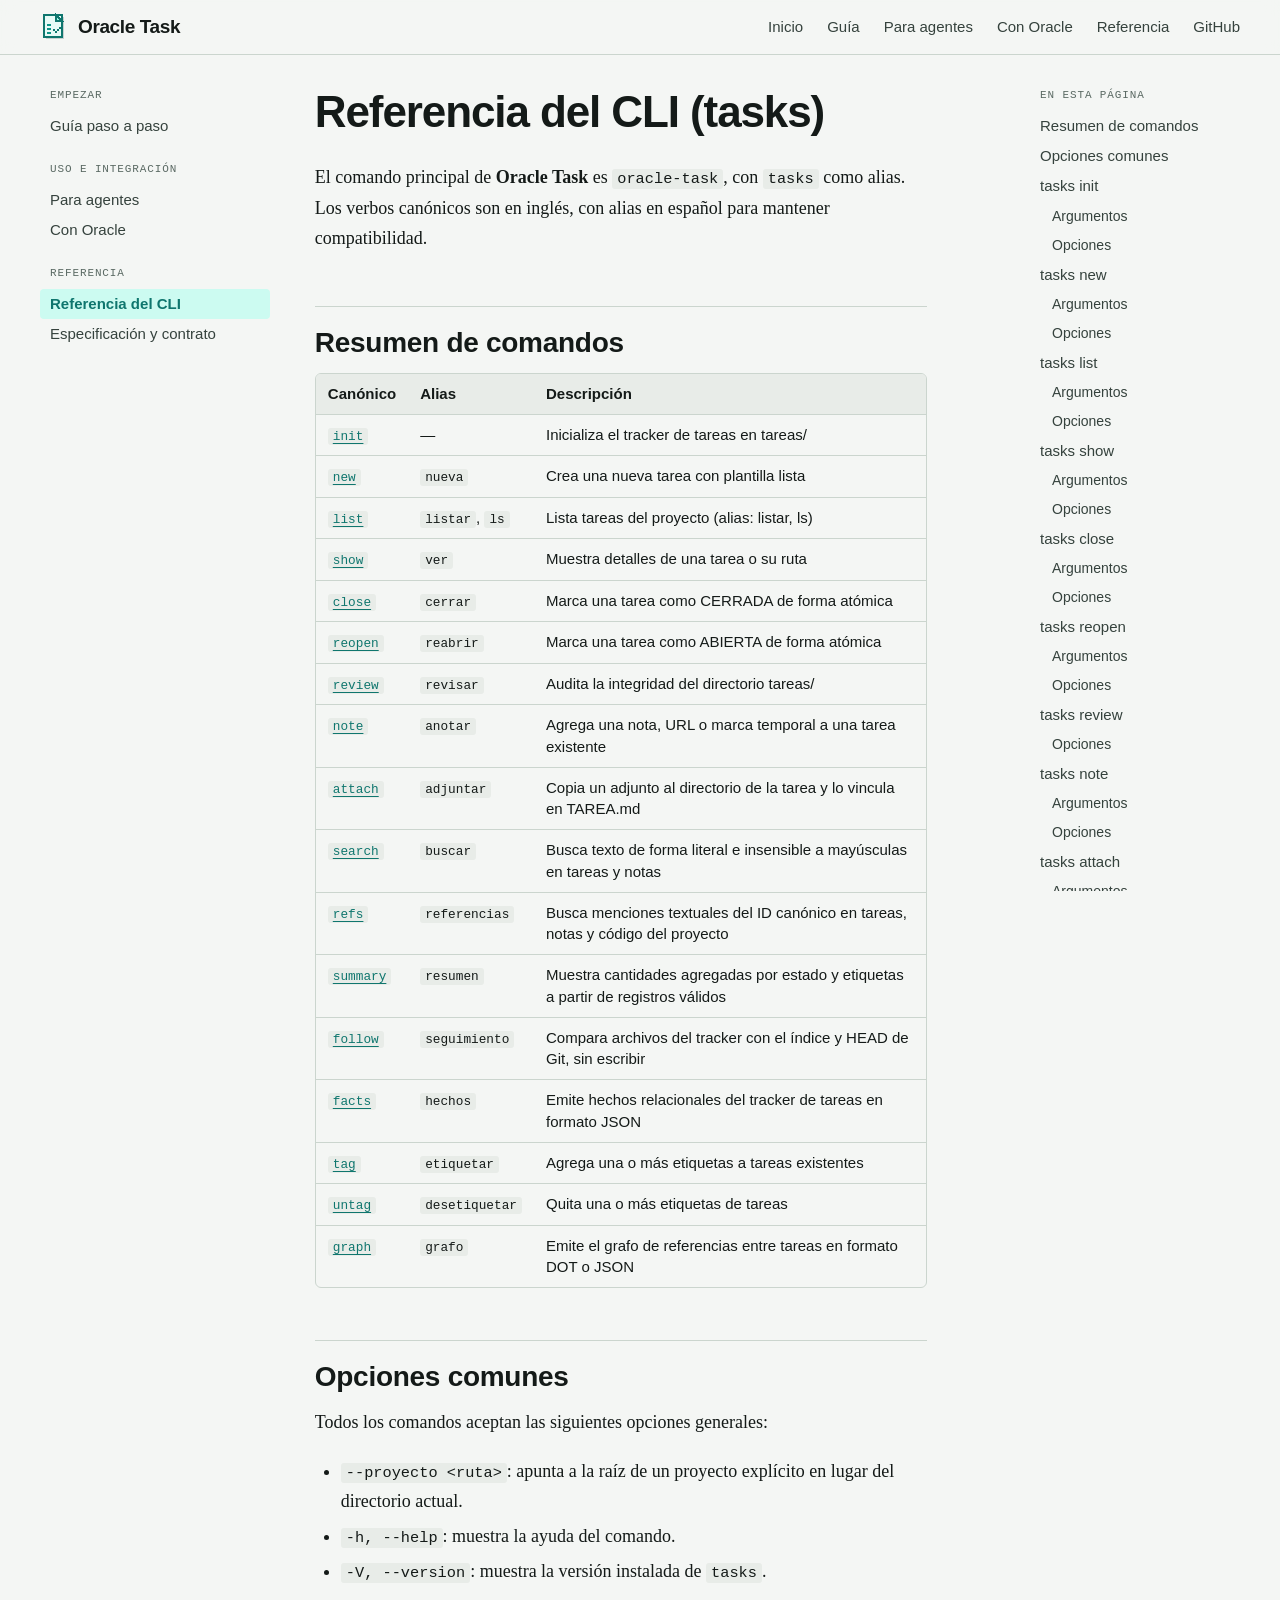
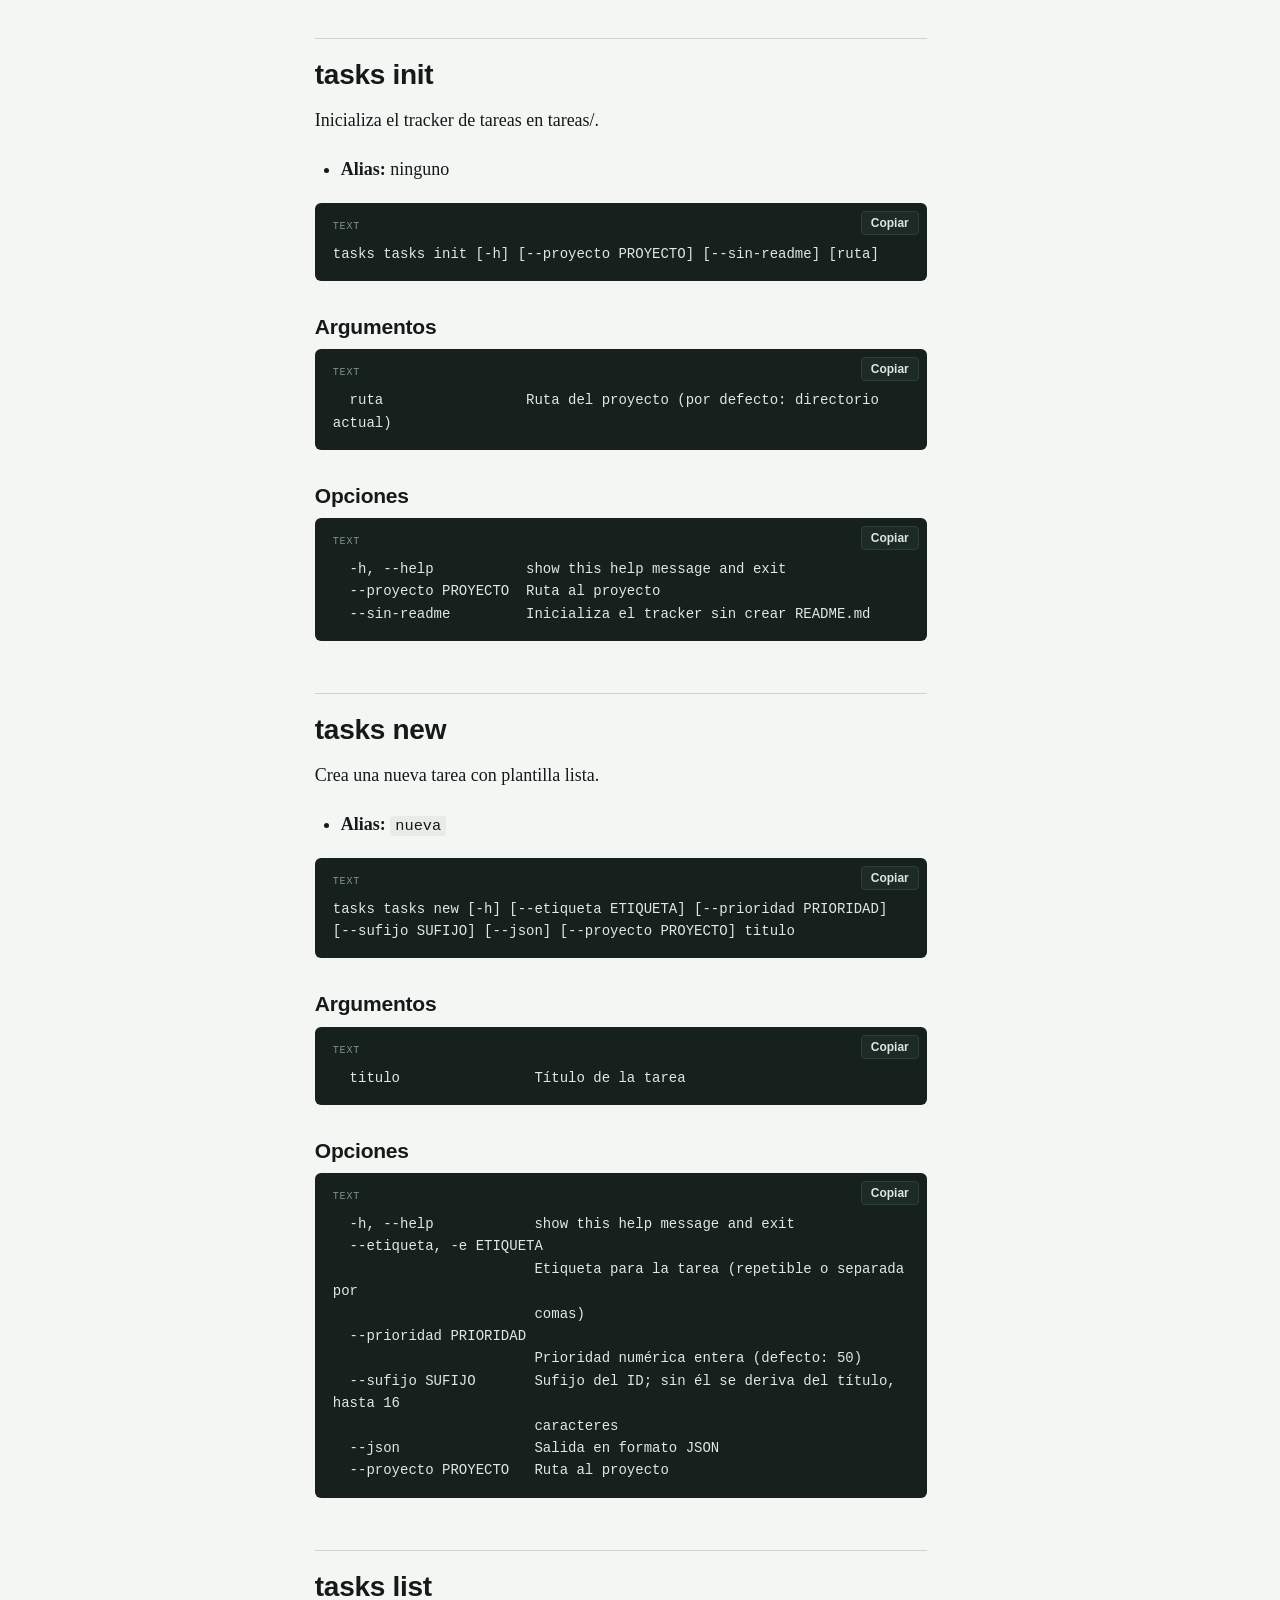
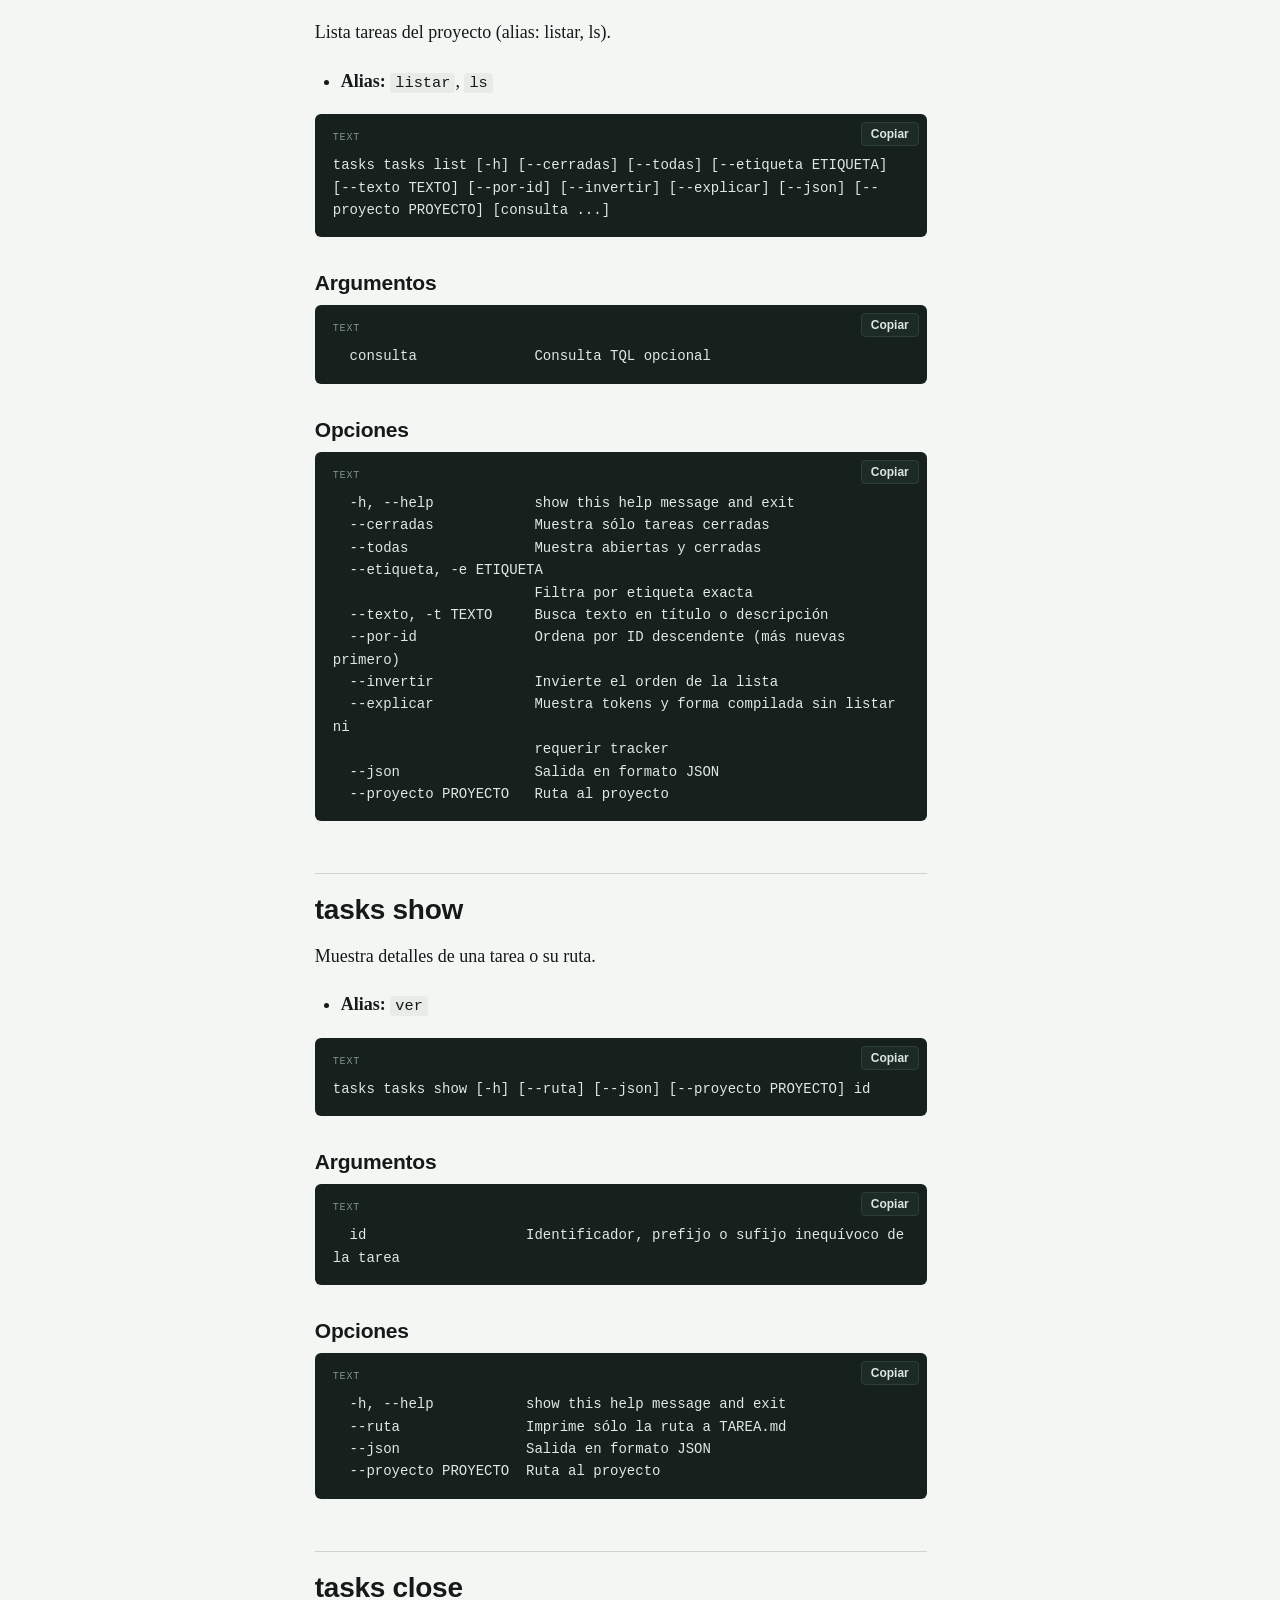
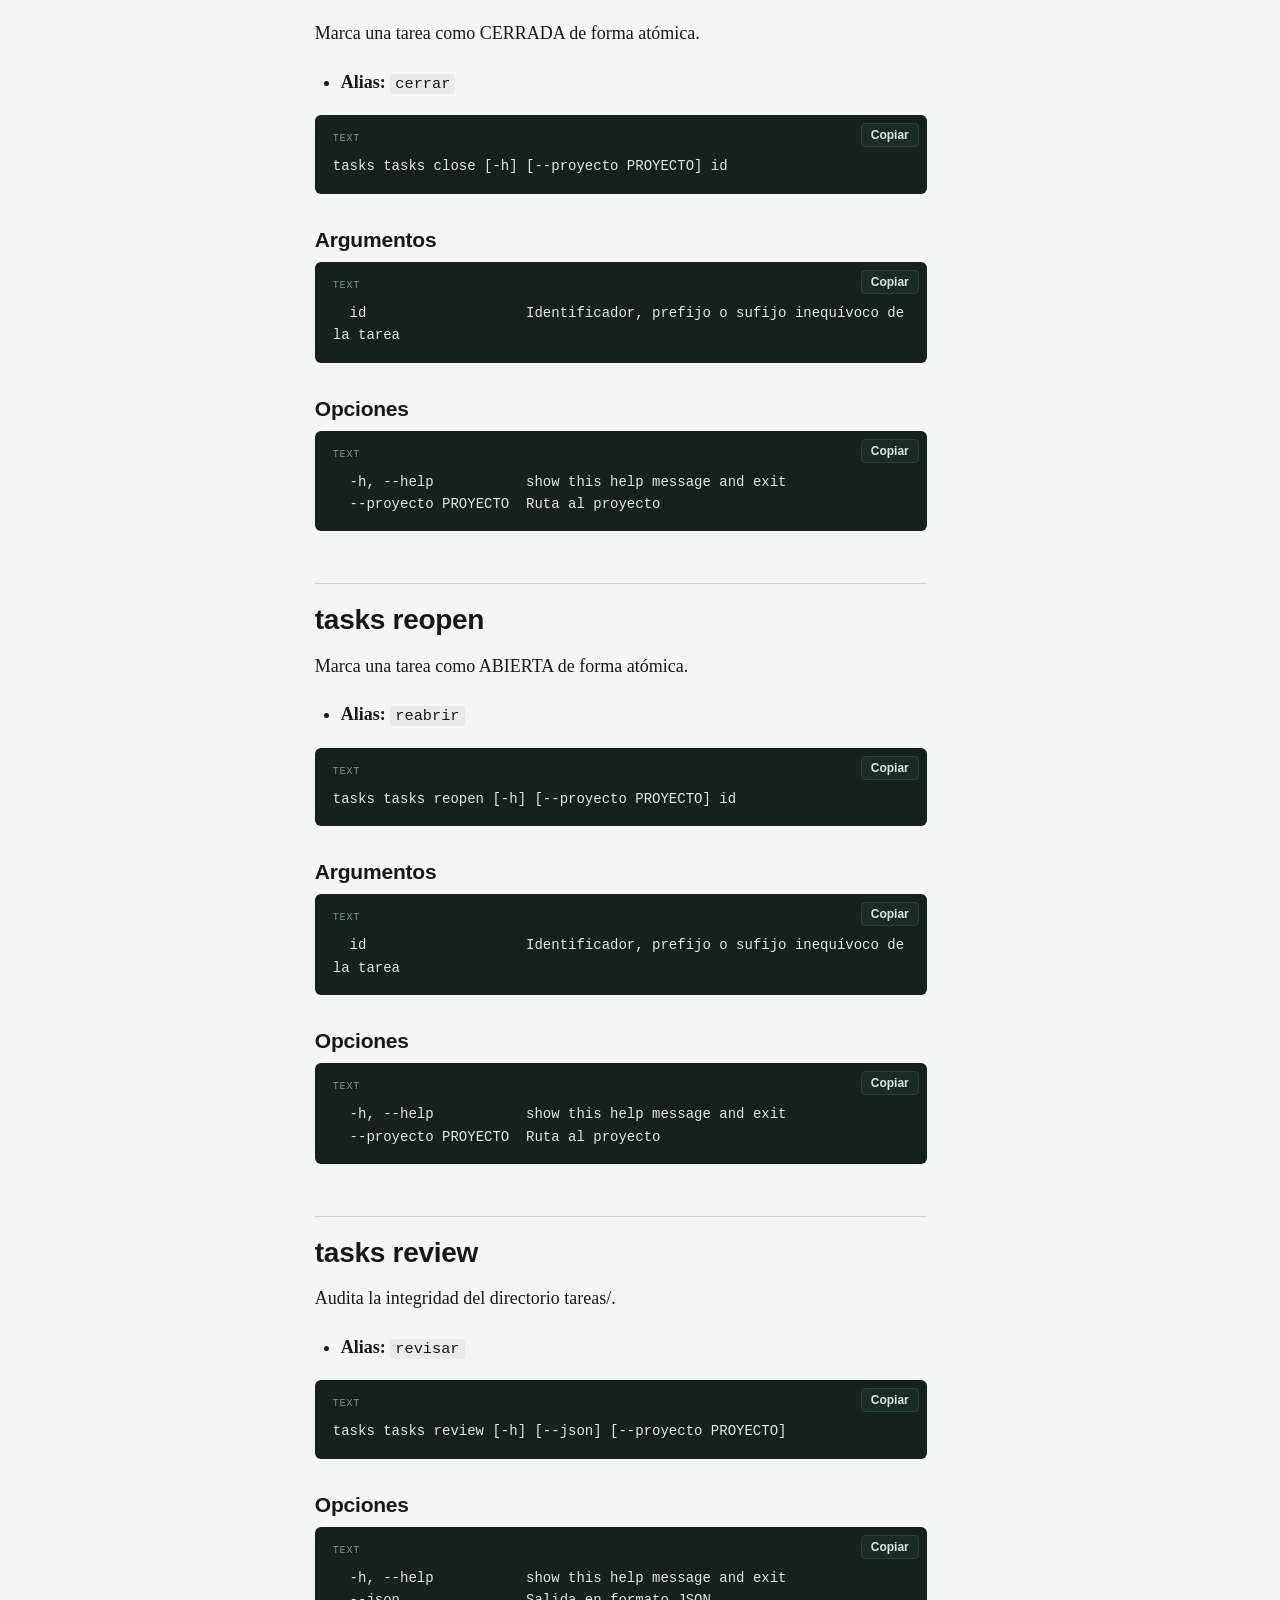
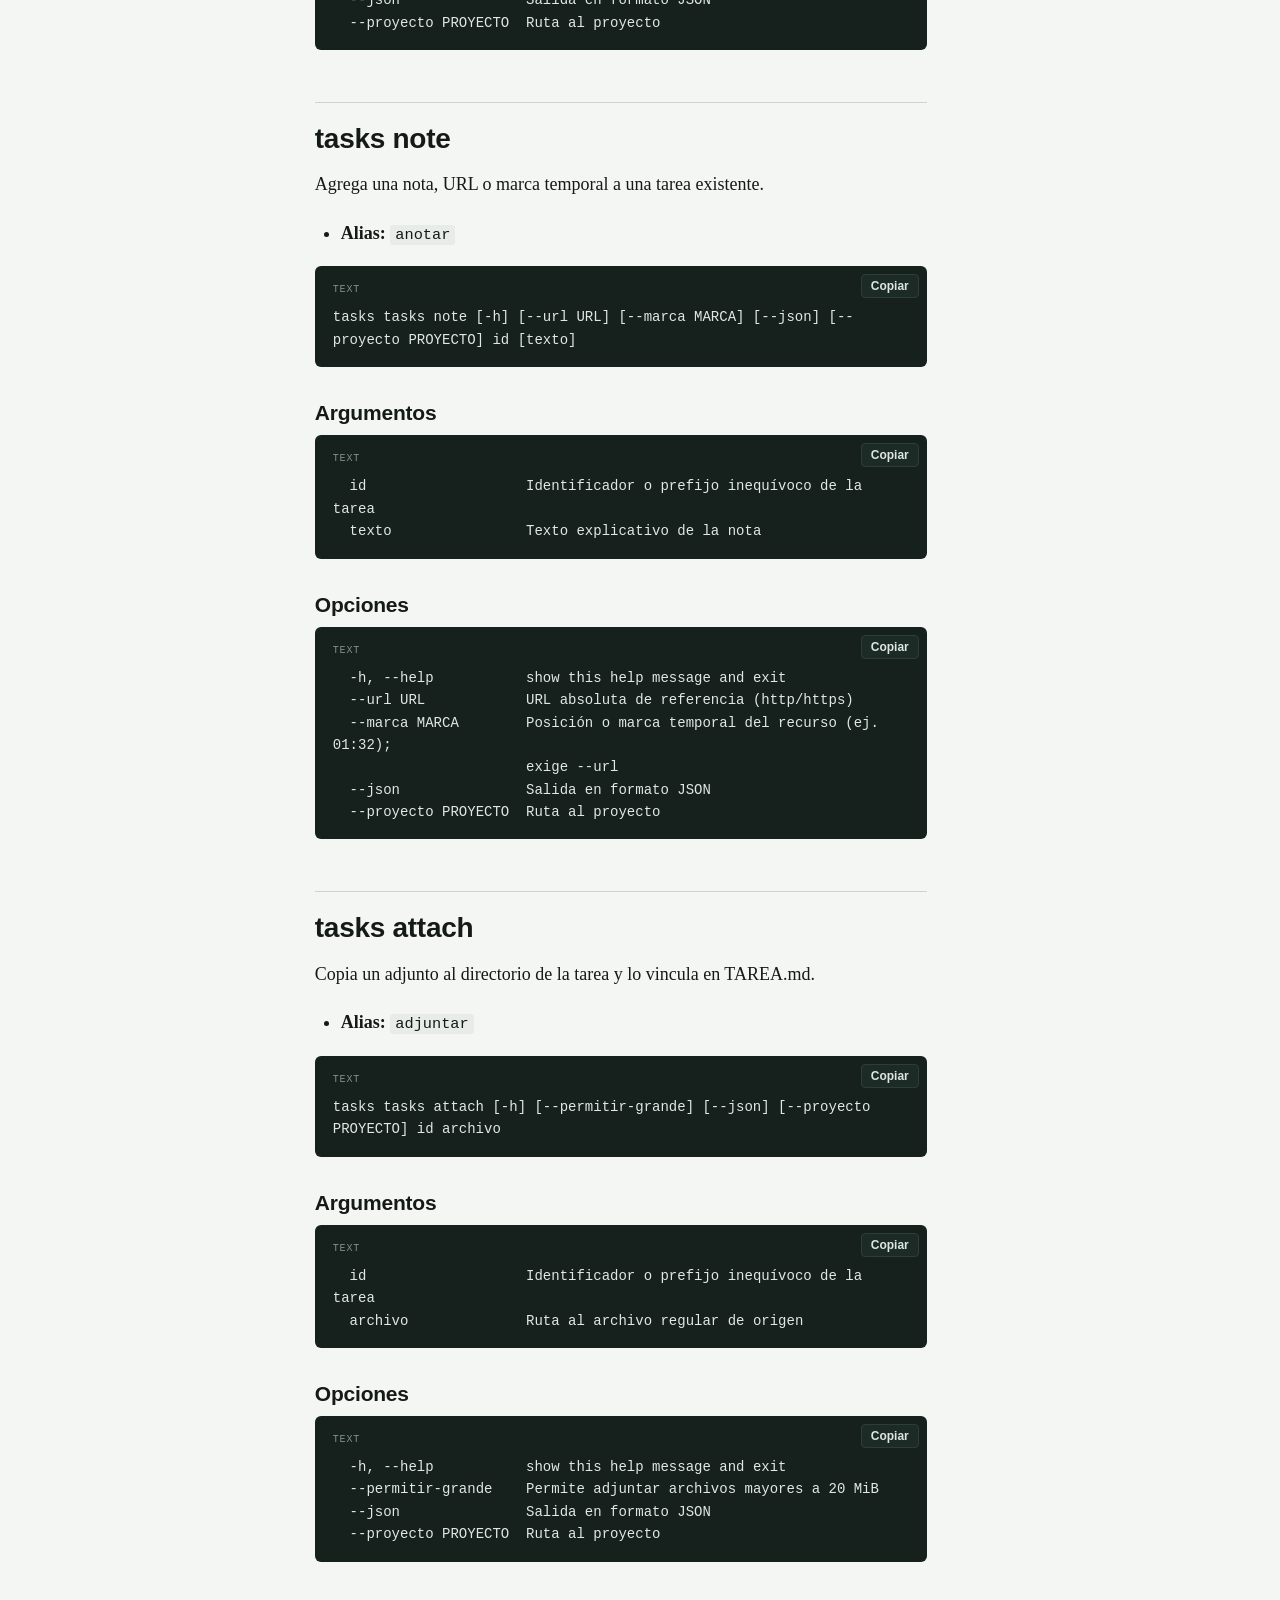
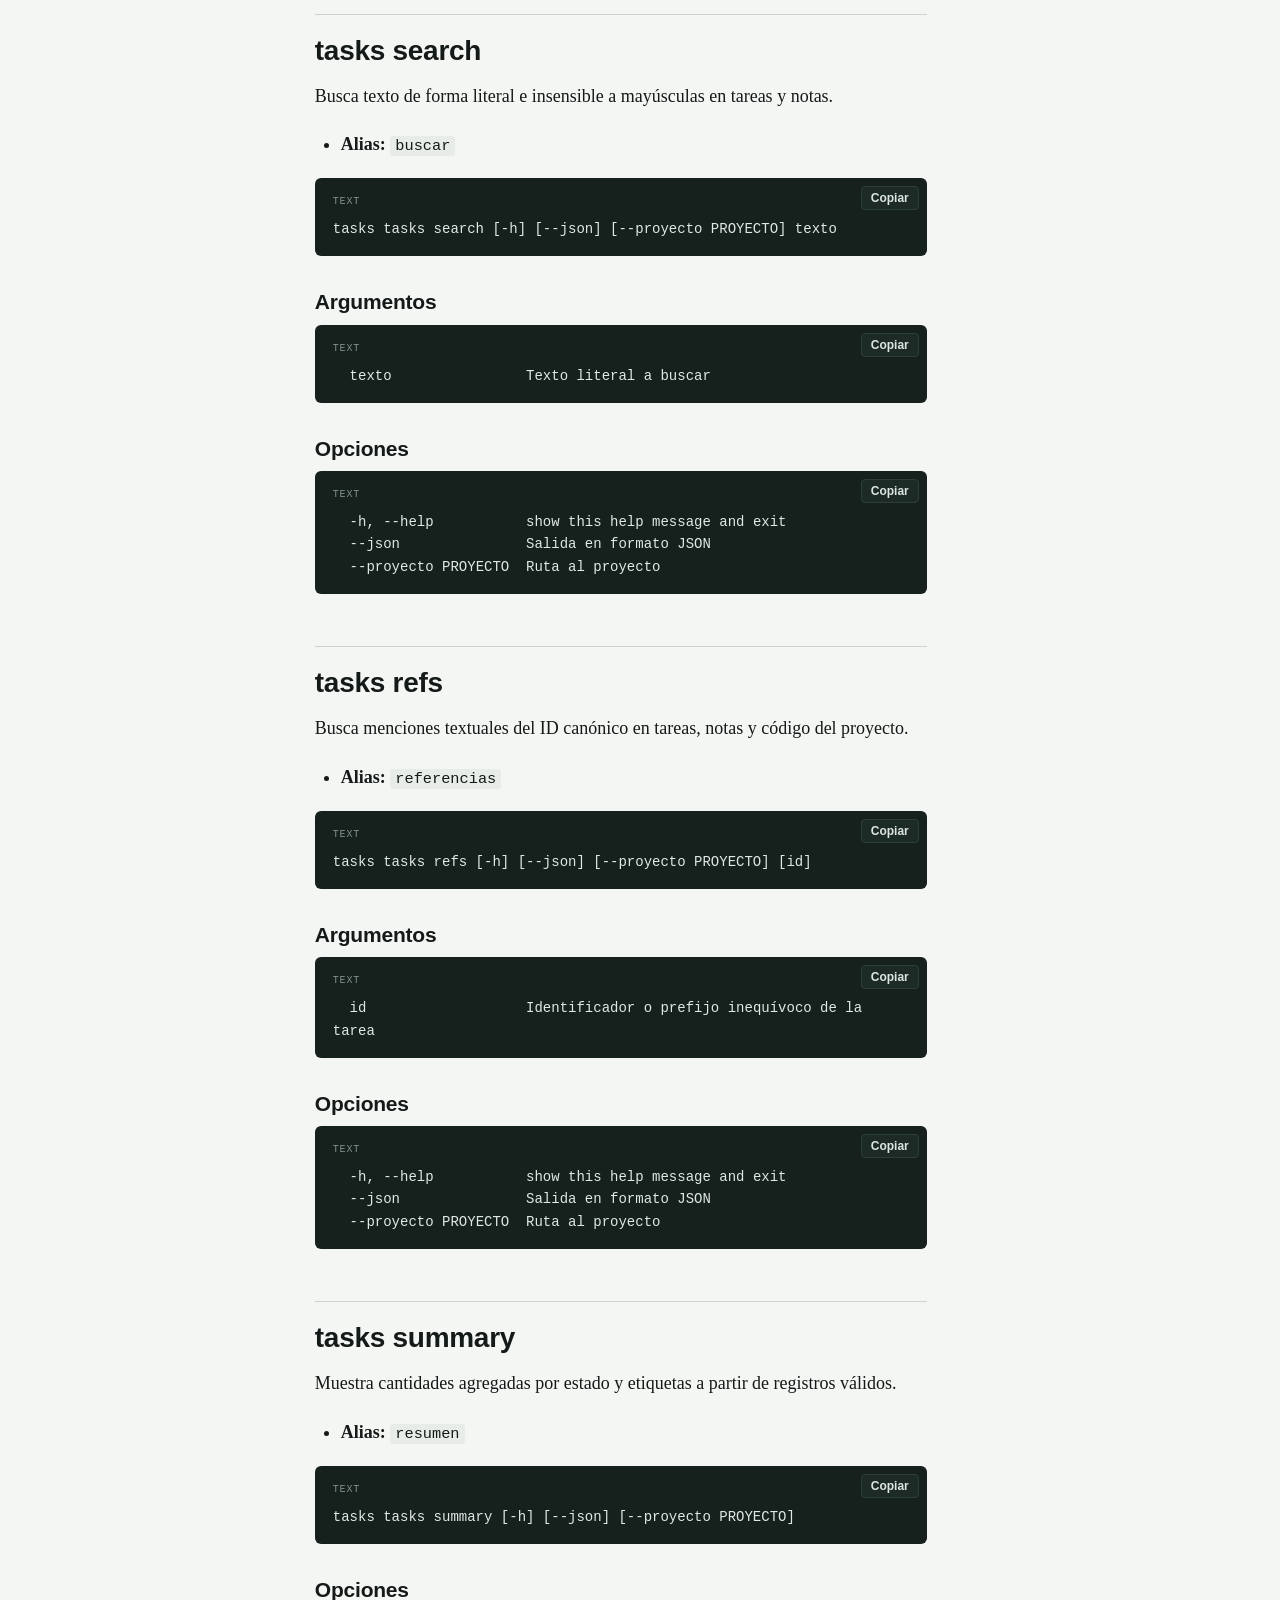
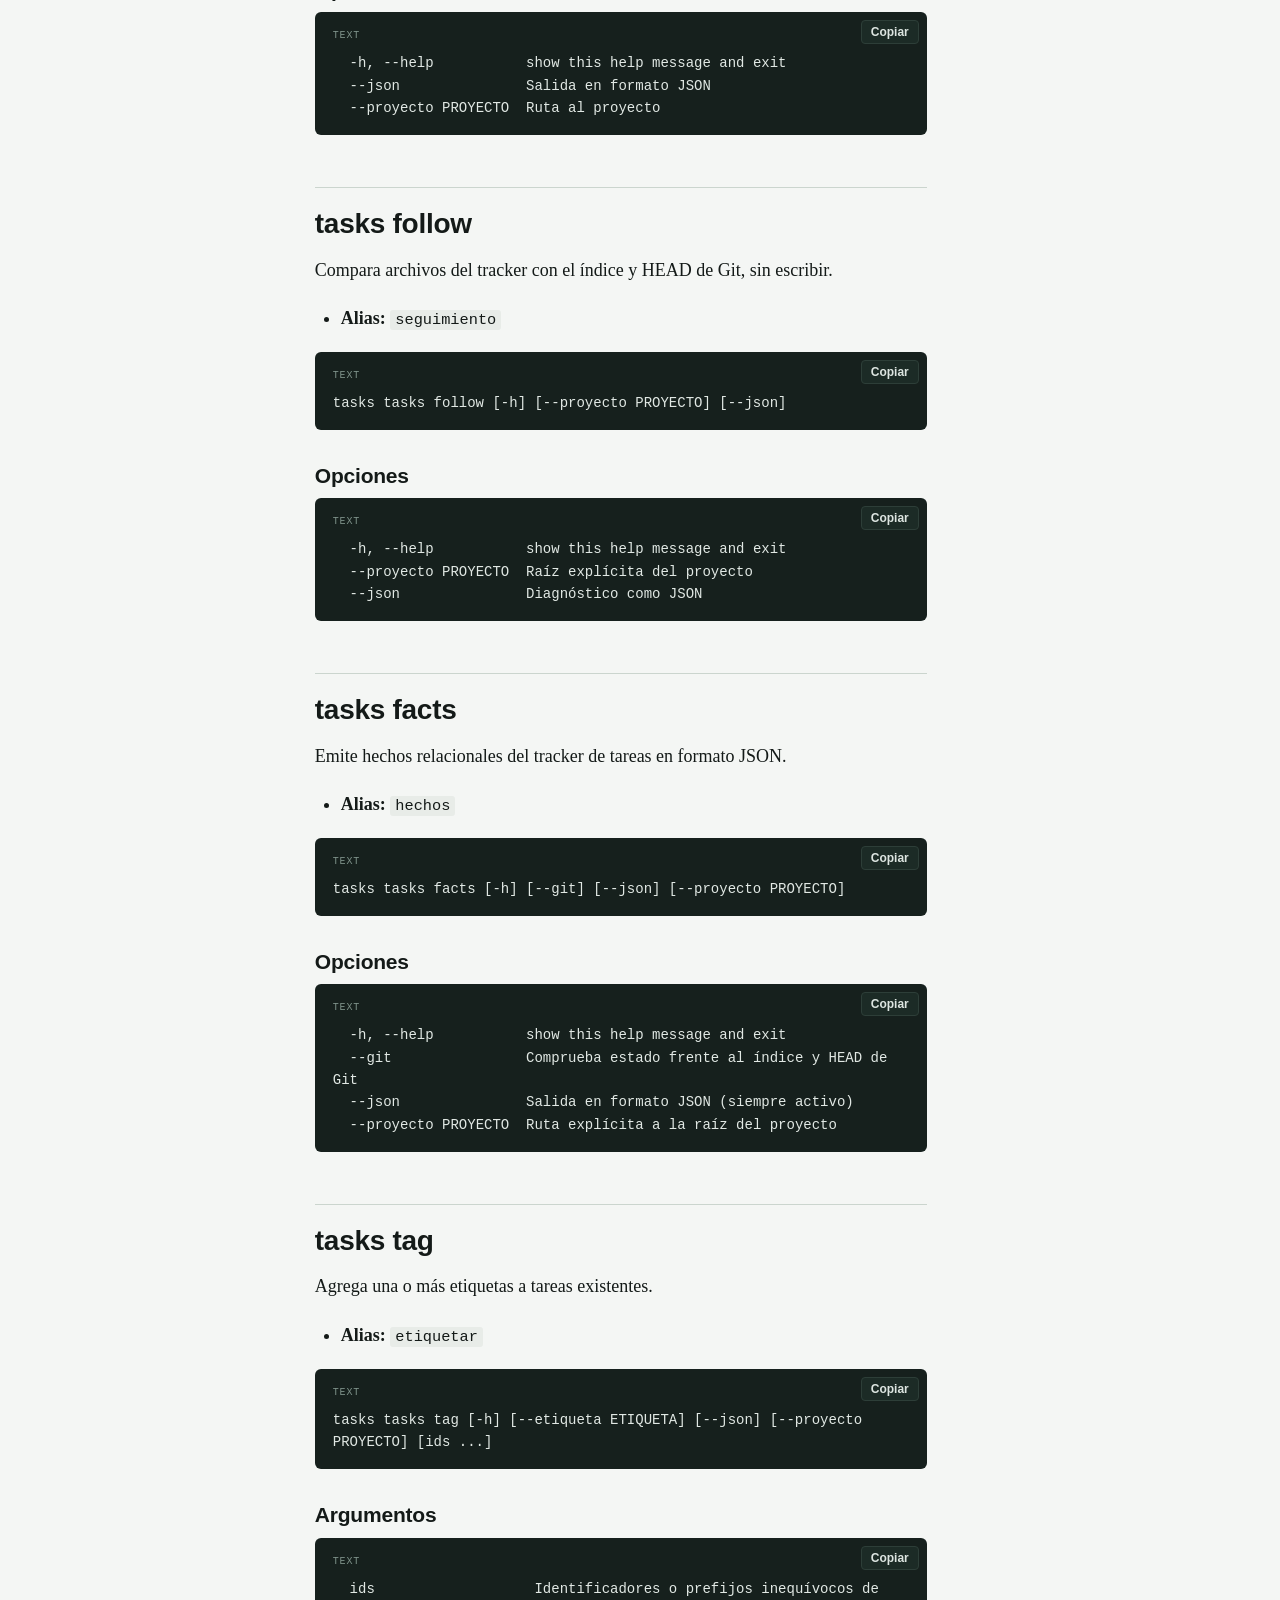
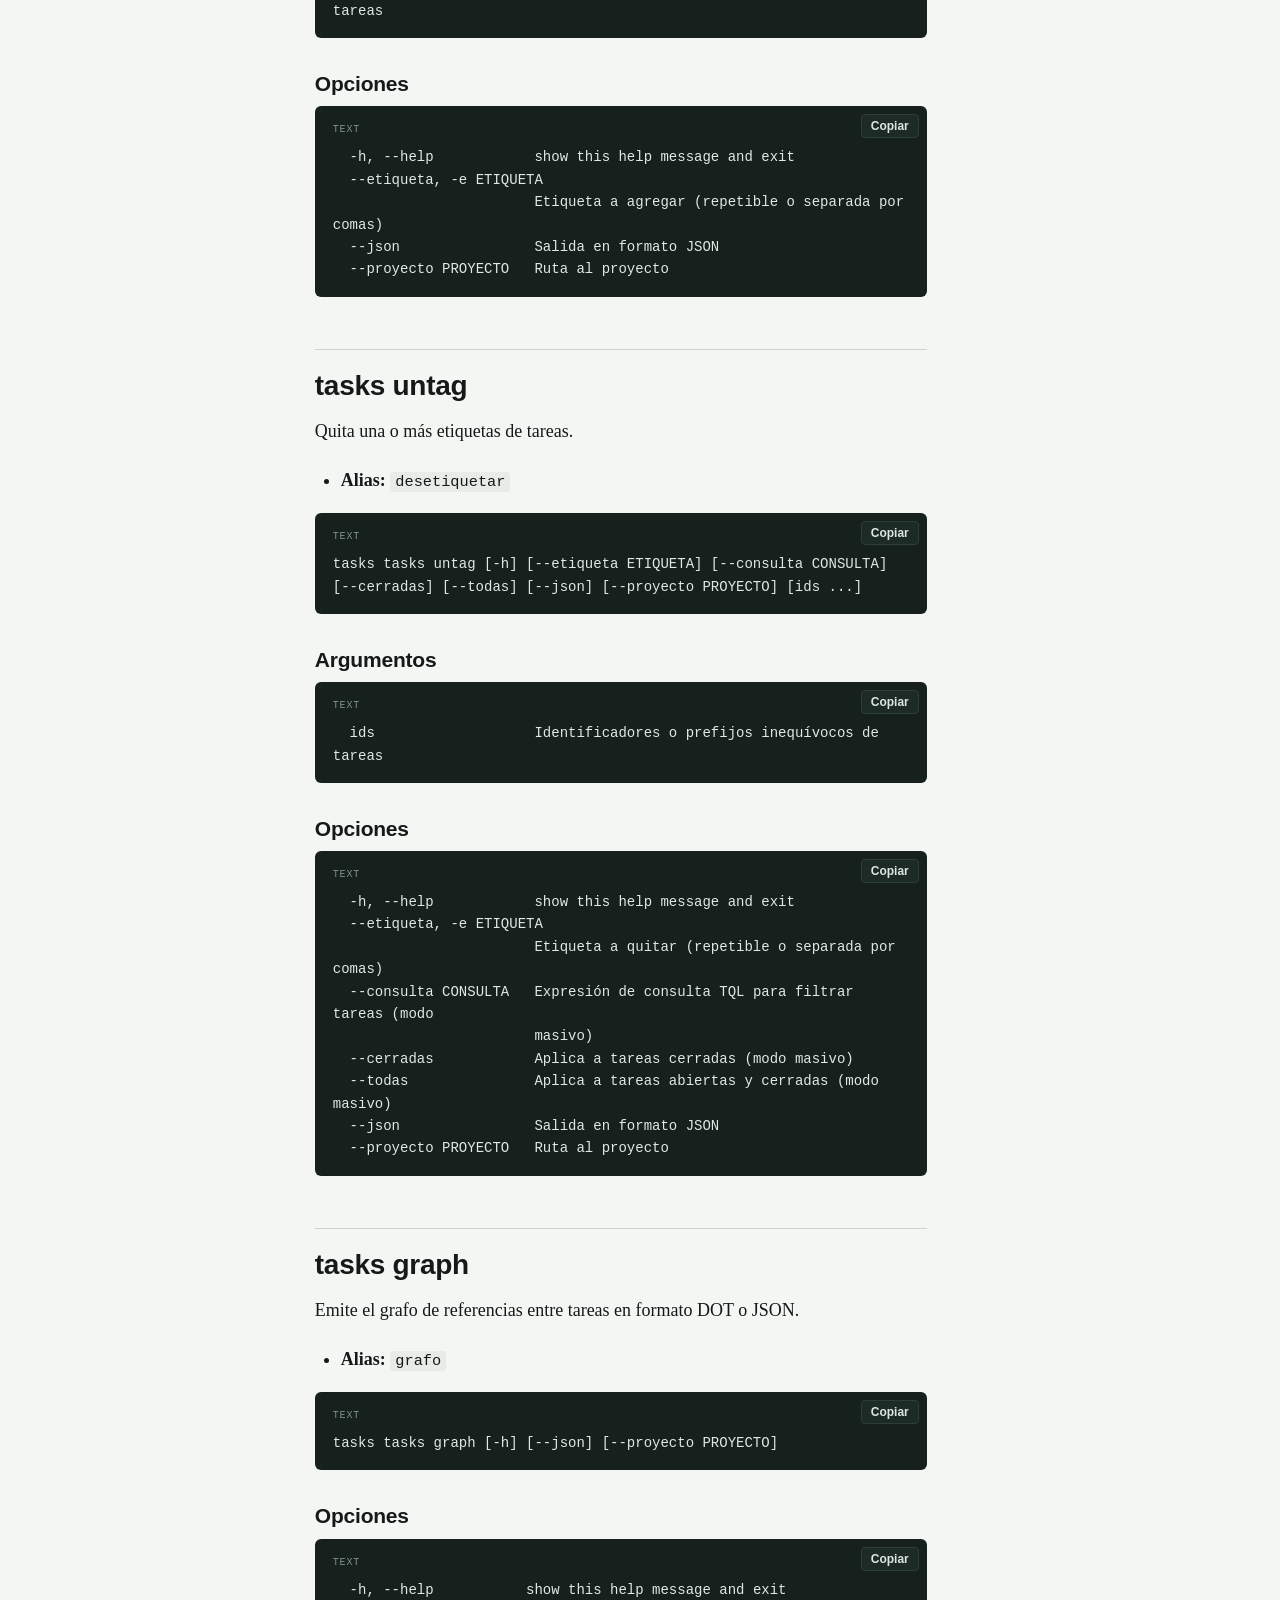
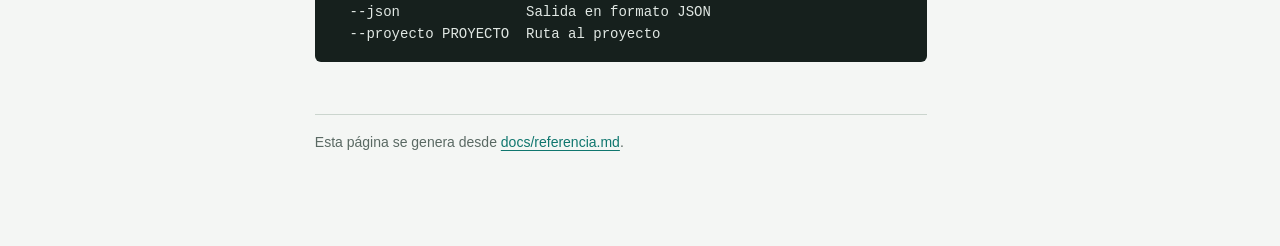
<file: docs/referencia.html>
<!doctype html>
<html lang="es">
<head>
<meta charset="utf-8">
<meta name="viewport" content="width=device-width, initial-scale=1, viewport-fit=cover">
<title>Referencia del CLI (tasks) — Oracle Task</title>
<link rel="stylesheet" href="./assets/sitio.css">
<link rel="icon" href="./assets/emblema.svg" type="image/svg+xml">
</head>
<body class="doc">
<a class="saltar" href="#contenido">Saltar al contenido</a>
<header class="barra">
  <a class="marca" href="./"><img src="./assets/emblema.svg" alt="" width="28" height="28"> Oracle Task</a>
  <nav aria-label="Principal">
    <a href="./">Inicio</a>
    <a href="./guia.html">Guía</a>
    <a href="./agentes.html">Para agentes</a>
    <a href="./oracle.html">Con Oracle</a>
    <a href="./referencia.html">Referencia</a>
    <a href="https://github.com/Segtem/trackertast" rel="noopener">GitHub</a>
  </nav>
</header>
<div class="doc-rejilla">
  <details class="menu" open>
    <summary>Documentación</summary>
    <nav aria-label="Documentación"><p class="menu-grupo">Empezar</p><ul><li><a href="guia.html">Guía paso a paso</a></li></ul><p class="menu-grupo">Uso e integración</p><ul><li><a href="agentes.html">Para agentes</a></li><li><a href="oracle.html">Con Oracle</a></li></ul><p class="menu-grupo">Referencia</p><ul><li><a href="referencia.html" aria-current=page>Referencia del CLI</a></li><li><a href="tareas.html">Especificación y contrato</a></li></ul></nav>
  </details>
  <main id="contenido" class="prosa">
<h1 id="referencia-del-cli-tasks">Referencia del CLI (tasks)<a class="ancla" href="#referencia-del-cli-tasks" aria-label="Enlace a esta sección">#</a></h1>
<p>El comando principal de <strong>Oracle Task</strong> es <code>oracle-task</code>, con <code>tasks</code> como alias. Los verbos canónicos son en inglés, con alias en español para mantener compatibilidad.</p>
<h2 id="resumen-de-comandos">Resumen de comandos<a class="ancla" href="#resumen-de-comandos" aria-label="Enlace a esta sección">#</a></h2>
<div class="tabla"><table><thead><tr><th>Canónico</th><th>Alias</th><th>Descripción</th></tr></thead><tbody><tr><td><a href="#tasks-init"><code>init</code></a></td><td>—</td><td>Inicializa el tracker de tareas en tareas/</td></tr><tr><td><a href="#tasks-new"><code>new</code></a></td><td><code>nueva</code></td><td>Crea una nueva tarea con plantilla lista</td></tr><tr><td><a href="#tasks-list"><code>list</code></a></td><td><code>listar</code>, <code>ls</code></td><td>Lista tareas del proyecto (alias: listar, ls)</td></tr><tr><td><a href="#tasks-show"><code>show</code></a></td><td><code>ver</code></td><td>Muestra detalles de una tarea o su ruta</td></tr><tr><td><a href="#tasks-close"><code>close</code></a></td><td><code>cerrar</code></td><td>Marca una tarea como CERRADA de forma atómica</td></tr><tr><td><a href="#tasks-reopen"><code>reopen</code></a></td><td><code>reabrir</code></td><td>Marca una tarea como ABIERTA de forma atómica</td></tr><tr><td><a href="#tasks-review"><code>review</code></a></td><td><code>revisar</code></td><td>Audita la integridad del directorio tareas/</td></tr><tr><td><a href="#tasks-note"><code>note</code></a></td><td><code>anotar</code></td><td>Agrega una nota, URL o marca temporal a una tarea existente</td></tr><tr><td><a href="#tasks-attach"><code>attach</code></a></td><td><code>adjuntar</code></td><td>Copia un adjunto al directorio de la tarea y lo vincula en TAREA.md</td></tr><tr><td><a href="#tasks-search"><code>search</code></a></td><td><code>buscar</code></td><td>Busca texto de forma literal e insensible a mayúsculas en tareas y notas</td></tr><tr><td><a href="#tasks-refs"><code>refs</code></a></td><td><code>referencias</code></td><td>Busca menciones textuales del ID canónico en tareas, notas y código del proyecto</td></tr><tr><td><a href="#tasks-summary"><code>summary</code></a></td><td><code>resumen</code></td><td>Muestra cantidades agregadas por estado y etiquetas a partir de registros válidos</td></tr><tr><td><a href="#tasks-follow"><code>follow</code></a></td><td><code>seguimiento</code></td><td>Compara archivos del tracker con el índice y HEAD de Git, sin escribir</td></tr><tr><td><a href="#tasks-facts"><code>facts</code></a></td><td><code>hechos</code></td><td>Emite hechos relacionales del tracker de tareas en formato JSON</td></tr><tr><td><a href="#tasks-tag"><code>tag</code></a></td><td><code>etiquetar</code></td><td>Agrega una o más etiquetas a tareas existentes</td></tr><tr><td><a href="#tasks-untag"><code>untag</code></a></td><td><code>desetiquetar</code></td><td>Quita una o más etiquetas de tareas</td></tr><tr><td><a href="#tasks-graph"><code>graph</code></a></td><td><code>grafo</code></td><td>Emite el grafo de referencias entre tareas en formato DOT o JSON</td></tr></tbody></table></div>
<h2 id="opciones-comunes">Opciones comunes<a class="ancla" href="#opciones-comunes" aria-label="Enlace a esta sección">#</a></h2>
<p>Todos los comandos aceptan las siguientes opciones generales:</p>
<ul><li><code>--proyecto &lt;ruta&gt;</code>: apunta a la raíz de un proyecto explícito en lugar del directorio actual.</li><li><code>-h, --help</code>: muestra la ayuda del comando.</li><li><code>-V, --version</code>: muestra la versión instalada de <code>tasks</code>.</li></ul>
<h2 id="tasks-init">tasks init<a class="ancla" href="#tasks-init" aria-label="Enlace a esta sección">#</a></h2>
<p>Inicializa el tracker de tareas en tareas/.</p>
<ul><li><strong>Alias:</strong> ninguno</li></ul>
<pre data-lenguaje="text"><code>tasks tasks init [-h] [--proyecto PROYECTO] [--sin-readme] [ruta]</code></pre>
<h3 id="argumentos">Argumentos<a class="ancla" href="#argumentos" aria-label="Enlace a esta sección">#</a></h3>
<pre data-lenguaje="text"><code>  ruta                 Ruta del proyecto (por defecto: directorio actual)</code></pre>
<h3 id="opciones">Opciones<a class="ancla" href="#opciones" aria-label="Enlace a esta sección">#</a></h3>
<pre data-lenguaje="text"><code>  -h, --help           show this help message and exit
  --proyecto PROYECTO  Ruta al proyecto
  --sin-readme         Inicializa el tracker sin crear README.md</code></pre>
<h2 id="tasks-new">tasks new<a class="ancla" href="#tasks-new" aria-label="Enlace a esta sección">#</a></h2>
<p>Crea una nueva tarea con plantilla lista.</p>
<ul><li><strong>Alias:</strong> <code>nueva</code></li></ul>
<pre data-lenguaje="text"><code>tasks tasks new [-h] [--etiqueta ETIQUETA] [--prioridad PRIORIDAD] [--sufijo SUFIJO] [--json] [--proyecto PROYECTO] titulo</code></pre>
<h3 id="argumentos-1">Argumentos<a class="ancla" href="#argumentos-1" aria-label="Enlace a esta sección">#</a></h3>
<pre data-lenguaje="text"><code>  titulo                Título de la tarea</code></pre>
<h3 id="opciones-1">Opciones<a class="ancla" href="#opciones-1" aria-label="Enlace a esta sección">#</a></h3>
<pre data-lenguaje="text"><code>  -h, --help            show this help message and exit
  --etiqueta, -e ETIQUETA
                        Etiqueta para la tarea (repetible o separada por
                        comas)
  --prioridad PRIORIDAD
                        Prioridad numérica entera (defecto: 50)
  --sufijo SUFIJO       Sufijo del ID; sin él se deriva del título, hasta 16
                        caracteres
  --json                Salida en formato JSON
  --proyecto PROYECTO   Ruta al proyecto</code></pre>
<h2 id="tasks-list">tasks list<a class="ancla" href="#tasks-list" aria-label="Enlace a esta sección">#</a></h2>
<p>Lista tareas del proyecto (alias: listar, ls).</p>
<ul><li><strong>Alias:</strong> <code>listar</code>, <code>ls</code></li></ul>
<pre data-lenguaje="text"><code>tasks tasks list [-h] [--cerradas] [--todas] [--etiqueta ETIQUETA] [--texto TEXTO] [--por-id] [--invertir] [--explicar] [--json] [--proyecto PROYECTO] [consulta ...]</code></pre>
<h3 id="argumentos-2">Argumentos<a class="ancla" href="#argumentos-2" aria-label="Enlace a esta sección">#</a></h3>
<pre data-lenguaje="text"><code>  consulta              Consulta TQL opcional</code></pre>
<h3 id="opciones-2">Opciones<a class="ancla" href="#opciones-2" aria-label="Enlace a esta sección">#</a></h3>
<pre data-lenguaje="text"><code>  -h, --help            show this help message and exit
  --cerradas            Muestra sólo tareas cerradas
  --todas               Muestra abiertas y cerradas
  --etiqueta, -e ETIQUETA
                        Filtra por etiqueta exacta
  --texto, -t TEXTO     Busca texto en título o descripción
  --por-id              Ordena por ID descendente (más nuevas primero)
  --invertir            Invierte el orden de la lista
  --explicar            Muestra tokens y forma compilada sin listar ni
                        requerir tracker
  --json                Salida en formato JSON
  --proyecto PROYECTO   Ruta al proyecto</code></pre>
<h2 id="tasks-show">tasks show<a class="ancla" href="#tasks-show" aria-label="Enlace a esta sección">#</a></h2>
<p>Muestra detalles de una tarea o su ruta.</p>
<ul><li><strong>Alias:</strong> <code>ver</code></li></ul>
<pre data-lenguaje="text"><code>tasks tasks show [-h] [--ruta] [--json] [--proyecto PROYECTO] id</code></pre>
<h3 id="argumentos-3">Argumentos<a class="ancla" href="#argumentos-3" aria-label="Enlace a esta sección">#</a></h3>
<pre data-lenguaje="text"><code>  id                   Identificador, prefijo o sufijo inequívoco de la tarea</code></pre>
<h3 id="opciones-3">Opciones<a class="ancla" href="#opciones-3" aria-label="Enlace a esta sección">#</a></h3>
<pre data-lenguaje="text"><code>  -h, --help           show this help message and exit
  --ruta               Imprime sólo la ruta a TAREA.md
  --json               Salida en formato JSON
  --proyecto PROYECTO  Ruta al proyecto</code></pre>
<h2 id="tasks-close">tasks close<a class="ancla" href="#tasks-close" aria-label="Enlace a esta sección">#</a></h2>
<p>Marca una tarea como CERRADA de forma atómica.</p>
<ul><li><strong>Alias:</strong> <code>cerrar</code></li></ul>
<pre data-lenguaje="text"><code>tasks tasks close [-h] [--proyecto PROYECTO] id</code></pre>
<h3 id="argumentos-4">Argumentos<a class="ancla" href="#argumentos-4" aria-label="Enlace a esta sección">#</a></h3>
<pre data-lenguaje="text"><code>  id                   Identificador, prefijo o sufijo inequívoco de la tarea</code></pre>
<h3 id="opciones-4">Opciones<a class="ancla" href="#opciones-4" aria-label="Enlace a esta sección">#</a></h3>
<pre data-lenguaje="text"><code>  -h, --help           show this help message and exit
  --proyecto PROYECTO  Ruta al proyecto</code></pre>
<h2 id="tasks-reopen">tasks reopen<a class="ancla" href="#tasks-reopen" aria-label="Enlace a esta sección">#</a></h2>
<p>Marca una tarea como ABIERTA de forma atómica.</p>
<ul><li><strong>Alias:</strong> <code>reabrir</code></li></ul>
<pre data-lenguaje="text"><code>tasks tasks reopen [-h] [--proyecto PROYECTO] id</code></pre>
<h3 id="argumentos-5">Argumentos<a class="ancla" href="#argumentos-5" aria-label="Enlace a esta sección">#</a></h3>
<pre data-lenguaje="text"><code>  id                   Identificador, prefijo o sufijo inequívoco de la tarea</code></pre>
<h3 id="opciones-5">Opciones<a class="ancla" href="#opciones-5" aria-label="Enlace a esta sección">#</a></h3>
<pre data-lenguaje="text"><code>  -h, --help           show this help message and exit
  --proyecto PROYECTO  Ruta al proyecto</code></pre>
<h2 id="tasks-review">tasks review<a class="ancla" href="#tasks-review" aria-label="Enlace a esta sección">#</a></h2>
<p>Audita la integridad del directorio tareas/.</p>
<ul><li><strong>Alias:</strong> <code>revisar</code></li></ul>
<pre data-lenguaje="text"><code>tasks tasks review [-h] [--json] [--proyecto PROYECTO]</code></pre>
<h3 id="opciones-6">Opciones<a class="ancla" href="#opciones-6" aria-label="Enlace a esta sección">#</a></h3>
<pre data-lenguaje="text"><code>  -h, --help           show this help message and exit
  --json               Salida en formato JSON
  --proyecto PROYECTO  Ruta al proyecto</code></pre>
<h2 id="tasks-note">tasks note<a class="ancla" href="#tasks-note" aria-label="Enlace a esta sección">#</a></h2>
<p>Agrega una nota, URL o marca temporal a una tarea existente.</p>
<ul><li><strong>Alias:</strong> <code>anotar</code></li></ul>
<pre data-lenguaje="text"><code>tasks tasks note [-h] [--url URL] [--marca MARCA] [--json] [--proyecto PROYECTO] id [texto]</code></pre>
<h3 id="argumentos-6">Argumentos<a class="ancla" href="#argumentos-6" aria-label="Enlace a esta sección">#</a></h3>
<pre data-lenguaje="text"><code>  id                   Identificador o prefijo inequívoco de la tarea
  texto                Texto explicativo de la nota</code></pre>
<h3 id="opciones-7">Opciones<a class="ancla" href="#opciones-7" aria-label="Enlace a esta sección">#</a></h3>
<pre data-lenguaje="text"><code>  -h, --help           show this help message and exit
  --url URL            URL absoluta de referencia (http/https)
  --marca MARCA        Posición o marca temporal del recurso (ej. 01:32);
                       exige --url
  --json               Salida en formato JSON
  --proyecto PROYECTO  Ruta al proyecto</code></pre>
<h2 id="tasks-attach">tasks attach<a class="ancla" href="#tasks-attach" aria-label="Enlace a esta sección">#</a></h2>
<p>Copia un adjunto al directorio de la tarea y lo vincula en TAREA.md.</p>
<ul><li><strong>Alias:</strong> <code>adjuntar</code></li></ul>
<pre data-lenguaje="text"><code>tasks tasks attach [-h] [--permitir-grande] [--json] [--proyecto PROYECTO] id archivo</code></pre>
<h3 id="argumentos-7">Argumentos<a class="ancla" href="#argumentos-7" aria-label="Enlace a esta sección">#</a></h3>
<pre data-lenguaje="text"><code>  id                   Identificador o prefijo inequívoco de la tarea
  archivo              Ruta al archivo regular de origen</code></pre>
<h3 id="opciones-8">Opciones<a class="ancla" href="#opciones-8" aria-label="Enlace a esta sección">#</a></h3>
<pre data-lenguaje="text"><code>  -h, --help           show this help message and exit
  --permitir-grande    Permite adjuntar archivos mayores a 20 MiB
  --json               Salida en formato JSON
  --proyecto PROYECTO  Ruta al proyecto</code></pre>
<h2 id="tasks-search">tasks search<a class="ancla" href="#tasks-search" aria-label="Enlace a esta sección">#</a></h2>
<p>Busca texto de forma literal e insensible a mayúsculas en tareas y notas.</p>
<ul><li><strong>Alias:</strong> <code>buscar</code></li></ul>
<pre data-lenguaje="text"><code>tasks tasks search [-h] [--json] [--proyecto PROYECTO] texto</code></pre>
<h3 id="argumentos-8">Argumentos<a class="ancla" href="#argumentos-8" aria-label="Enlace a esta sección">#</a></h3>
<pre data-lenguaje="text"><code>  texto                Texto literal a buscar</code></pre>
<h3 id="opciones-9">Opciones<a class="ancla" href="#opciones-9" aria-label="Enlace a esta sección">#</a></h3>
<pre data-lenguaje="text"><code>  -h, --help           show this help message and exit
  --json               Salida en formato JSON
  --proyecto PROYECTO  Ruta al proyecto</code></pre>
<h2 id="tasks-refs">tasks refs<a class="ancla" href="#tasks-refs" aria-label="Enlace a esta sección">#</a></h2>
<p>Busca menciones textuales del ID canónico en tareas, notas y código del proyecto.</p>
<ul><li><strong>Alias:</strong> <code>referencias</code></li></ul>
<pre data-lenguaje="text"><code>tasks tasks refs [-h] [--json] [--proyecto PROYECTO] [id]</code></pre>
<h3 id="argumentos-9">Argumentos<a class="ancla" href="#argumentos-9" aria-label="Enlace a esta sección">#</a></h3>
<pre data-lenguaje="text"><code>  id                   Identificador o prefijo inequívoco de la tarea</code></pre>
<h3 id="opciones-10">Opciones<a class="ancla" href="#opciones-10" aria-label="Enlace a esta sección">#</a></h3>
<pre data-lenguaje="text"><code>  -h, --help           show this help message and exit
  --json               Salida en formato JSON
  --proyecto PROYECTO  Ruta al proyecto</code></pre>
<h2 id="tasks-summary">tasks summary<a class="ancla" href="#tasks-summary" aria-label="Enlace a esta sección">#</a></h2>
<p>Muestra cantidades agregadas por estado y etiquetas a partir de registros válidos.</p>
<ul><li><strong>Alias:</strong> <code>resumen</code></li></ul>
<pre data-lenguaje="text"><code>tasks tasks summary [-h] [--json] [--proyecto PROYECTO]</code></pre>
<h3 id="opciones-11">Opciones<a class="ancla" href="#opciones-11" aria-label="Enlace a esta sección">#</a></h3>
<pre data-lenguaje="text"><code>  -h, --help           show this help message and exit
  --json               Salida en formato JSON
  --proyecto PROYECTO  Ruta al proyecto</code></pre>
<h2 id="tasks-follow">tasks follow<a class="ancla" href="#tasks-follow" aria-label="Enlace a esta sección">#</a></h2>
<p>Compara archivos del tracker con el índice y HEAD de Git, sin escribir.</p>
<ul><li><strong>Alias:</strong> <code>seguimiento</code></li></ul>
<pre data-lenguaje="text"><code>tasks tasks follow [-h] [--proyecto PROYECTO] [--json]</code></pre>
<h3 id="opciones-12">Opciones<a class="ancla" href="#opciones-12" aria-label="Enlace a esta sección">#</a></h3>
<pre data-lenguaje="text"><code>  -h, --help           show this help message and exit
  --proyecto PROYECTO  Raíz explícita del proyecto
  --json               Diagnóstico como JSON</code></pre>
<h2 id="tasks-facts">tasks facts<a class="ancla" href="#tasks-facts" aria-label="Enlace a esta sección">#</a></h2>
<p>Emite hechos relacionales del tracker de tareas en formato JSON.</p>
<ul><li><strong>Alias:</strong> <code>hechos</code></li></ul>
<pre data-lenguaje="text"><code>tasks tasks facts [-h] [--git] [--json] [--proyecto PROYECTO]</code></pre>
<h3 id="opciones-13">Opciones<a class="ancla" href="#opciones-13" aria-label="Enlace a esta sección">#</a></h3>
<pre data-lenguaje="text"><code>  -h, --help           show this help message and exit
  --git                Comprueba estado frente al índice y HEAD de Git
  --json               Salida en formato JSON (siempre activo)
  --proyecto PROYECTO  Ruta explícita a la raíz del proyecto</code></pre>
<h2 id="tasks-tag">tasks tag<a class="ancla" href="#tasks-tag" aria-label="Enlace a esta sección">#</a></h2>
<p>Agrega una o más etiquetas a tareas existentes.</p>
<ul><li><strong>Alias:</strong> <code>etiquetar</code></li></ul>
<pre data-lenguaje="text"><code>tasks tasks tag [-h] [--etiqueta ETIQUETA] [--json] [--proyecto PROYECTO] [ids ...]</code></pre>
<h3 id="argumentos-10">Argumentos<a class="ancla" href="#argumentos-10" aria-label="Enlace a esta sección">#</a></h3>
<pre data-lenguaje="text"><code>  ids                   Identificadores o prefijos inequívocos de tareas</code></pre>
<h3 id="opciones-14">Opciones<a class="ancla" href="#opciones-14" aria-label="Enlace a esta sección">#</a></h3>
<pre data-lenguaje="text"><code>  -h, --help            show this help message and exit
  --etiqueta, -e ETIQUETA
                        Etiqueta a agregar (repetible o separada por comas)
  --json                Salida en formato JSON
  --proyecto PROYECTO   Ruta al proyecto</code></pre>
<h2 id="tasks-untag">tasks untag<a class="ancla" href="#tasks-untag" aria-label="Enlace a esta sección">#</a></h2>
<p>Quita una o más etiquetas de tareas.</p>
<ul><li><strong>Alias:</strong> <code>desetiquetar</code></li></ul>
<pre data-lenguaje="text"><code>tasks tasks untag [-h] [--etiqueta ETIQUETA] [--consulta CONSULTA] [--cerradas] [--todas] [--json] [--proyecto PROYECTO] [ids ...]</code></pre>
<h3 id="argumentos-11">Argumentos<a class="ancla" href="#argumentos-11" aria-label="Enlace a esta sección">#</a></h3>
<pre data-lenguaje="text"><code>  ids                   Identificadores o prefijos inequívocos de tareas</code></pre>
<h3 id="opciones-15">Opciones<a class="ancla" href="#opciones-15" aria-label="Enlace a esta sección">#</a></h3>
<pre data-lenguaje="text"><code>  -h, --help            show this help message and exit
  --etiqueta, -e ETIQUETA
                        Etiqueta a quitar (repetible o separada por comas)
  --consulta CONSULTA   Expresión de consulta TQL para filtrar tareas (modo
                        masivo)
  --cerradas            Aplica a tareas cerradas (modo masivo)
  --todas               Aplica a tareas abiertas y cerradas (modo masivo)
  --json                Salida en formato JSON
  --proyecto PROYECTO   Ruta al proyecto</code></pre>
<h2 id="tasks-graph">tasks graph<a class="ancla" href="#tasks-graph" aria-label="Enlace a esta sección">#</a></h2>
<p>Emite el grafo de referencias entre tareas en formato DOT o JSON.</p>
<ul><li><strong>Alias:</strong> <code>grafo</code></li></ul>
<pre data-lenguaje="text"><code>tasks tasks graph [-h] [--json] [--proyecto PROYECTO]</code></pre>
<h3 id="opciones-16">Opciones<a class="ancla" href="#opciones-16" aria-label="Enlace a esta sección">#</a></h3>
<pre data-lenguaje="text"><code>  -h, --help           show this help message and exit
  --json               Salida en formato JSON
  --proyecto PROYECTO  Ruta al proyecto</code></pre>
    <p class="fuente">Esta página se genera desde <a href="https://github.com/Segtem/trackertast/blob/main/docs/referencia.md" rel="noopener">docs/referencia.md</a>.</p>
  </main>
  <aside class="en-esta-pagina" aria-label="En esta página">
    <p class='menu-grupo'>En esta página</p><ul><li class="n2"><a href="#resumen-de-comandos">Resumen de comandos</a></li><li class="n2"><a href="#opciones-comunes">Opciones comunes</a></li><li class="n2"><a href="#tasks-init">tasks init</a></li><li class="n3"><a href="#argumentos">Argumentos</a></li><li class="n3"><a href="#opciones">Opciones</a></li><li class="n2"><a href="#tasks-new">tasks new</a></li><li class="n3"><a href="#argumentos-1">Argumentos</a></li><li class="n3"><a href="#opciones-1">Opciones</a></li><li class="n2"><a href="#tasks-list">tasks list</a></li><li class="n3"><a href="#argumentos-2">Argumentos</a></li><li class="n3"><a href="#opciones-2">Opciones</a></li><li class="n2"><a href="#tasks-show">tasks show</a></li><li class="n3"><a href="#argumentos-3">Argumentos</a></li><li class="n3"><a href="#opciones-3">Opciones</a></li><li class="n2"><a href="#tasks-close">tasks close</a></li><li class="n3"><a href="#argumentos-4">Argumentos</a></li><li class="n3"><a href="#opciones-4">Opciones</a></li><li class="n2"><a href="#tasks-reopen">tasks reopen</a></li><li class="n3"><a href="#argumentos-5">Argumentos</a></li><li class="n3"><a href="#opciones-5">Opciones</a></li><li class="n2"><a href="#tasks-review">tasks review</a></li><li class="n3"><a href="#opciones-6">Opciones</a></li><li class="n2"><a href="#tasks-note">tasks note</a></li><li class="n3"><a href="#argumentos-6">Argumentos</a></li><li class="n3"><a href="#opciones-7">Opciones</a></li><li class="n2"><a href="#tasks-attach">tasks attach</a></li><li class="n3"><a href="#argumentos-7">Argumentos</a></li><li class="n3"><a href="#opciones-8">Opciones</a></li><li class="n2"><a href="#tasks-search">tasks search</a></li><li class="n3"><a href="#argumentos-8">Argumentos</a></li><li class="n3"><a href="#opciones-9">Opciones</a></li><li class="n2"><a href="#tasks-refs">tasks refs</a></li><li class="n3"><a href="#argumentos-9">Argumentos</a></li><li class="n3"><a href="#opciones-10">Opciones</a></li><li class="n2"><a href="#tasks-summary">tasks summary</a></li><li class="n3"><a href="#opciones-11">Opciones</a></li><li class="n2"><a href="#tasks-follow">tasks follow</a></li><li class="n3"><a href="#opciones-12">Opciones</a></li><li class="n2"><a href="#tasks-facts">tasks facts</a></li><li class="n3"><a href="#opciones-13">Opciones</a></li><li class="n2"><a href="#tasks-tag">tasks tag</a></li><li class="n3"><a href="#argumentos-10">Argumentos</a></li><li class="n3"><a href="#opciones-14">Opciones</a></li><li class="n2"><a href="#tasks-untag">tasks untag</a></li><li class="n3"><a href="#argumentos-11">Argumentos</a></li><li class="n3"><a href="#opciones-15">Opciones</a></li><li class="n2"><a href="#tasks-graph">tasks graph</a></li><li class="n3"><a href="#opciones-16">Opciones</a></li></ul>
  </aside>
</div>
<script>
if (matchMedia("(max-width: 760px)").matches) {
  const m = document.querySelector(".menu");
  if (m) m.removeAttribute("open");
}
document.querySelectorAll(".prosa pre:not(.salida)").forEach((pre) => {
  const b = document.createElement("button");
  b.type = "button"; b.className = "copiar"; b.textContent = "Copiar";
  b.addEventListener("click", () => {
    navigator.clipboard.writeText(pre.querySelector("code").innerText)
      .then(() => { b.textContent = "Copiado"; setTimeout(() => { b.textContent = "Copiar"; }, 1500); })
      .catch(() => { const r = document.createRange(); r.selectNodeContents(pre); const s = getSelection(); s.removeAllRanges(); s.addRange(r); });
  });
  pre.append(b);
});
</script>
</body>
</html>
</file>
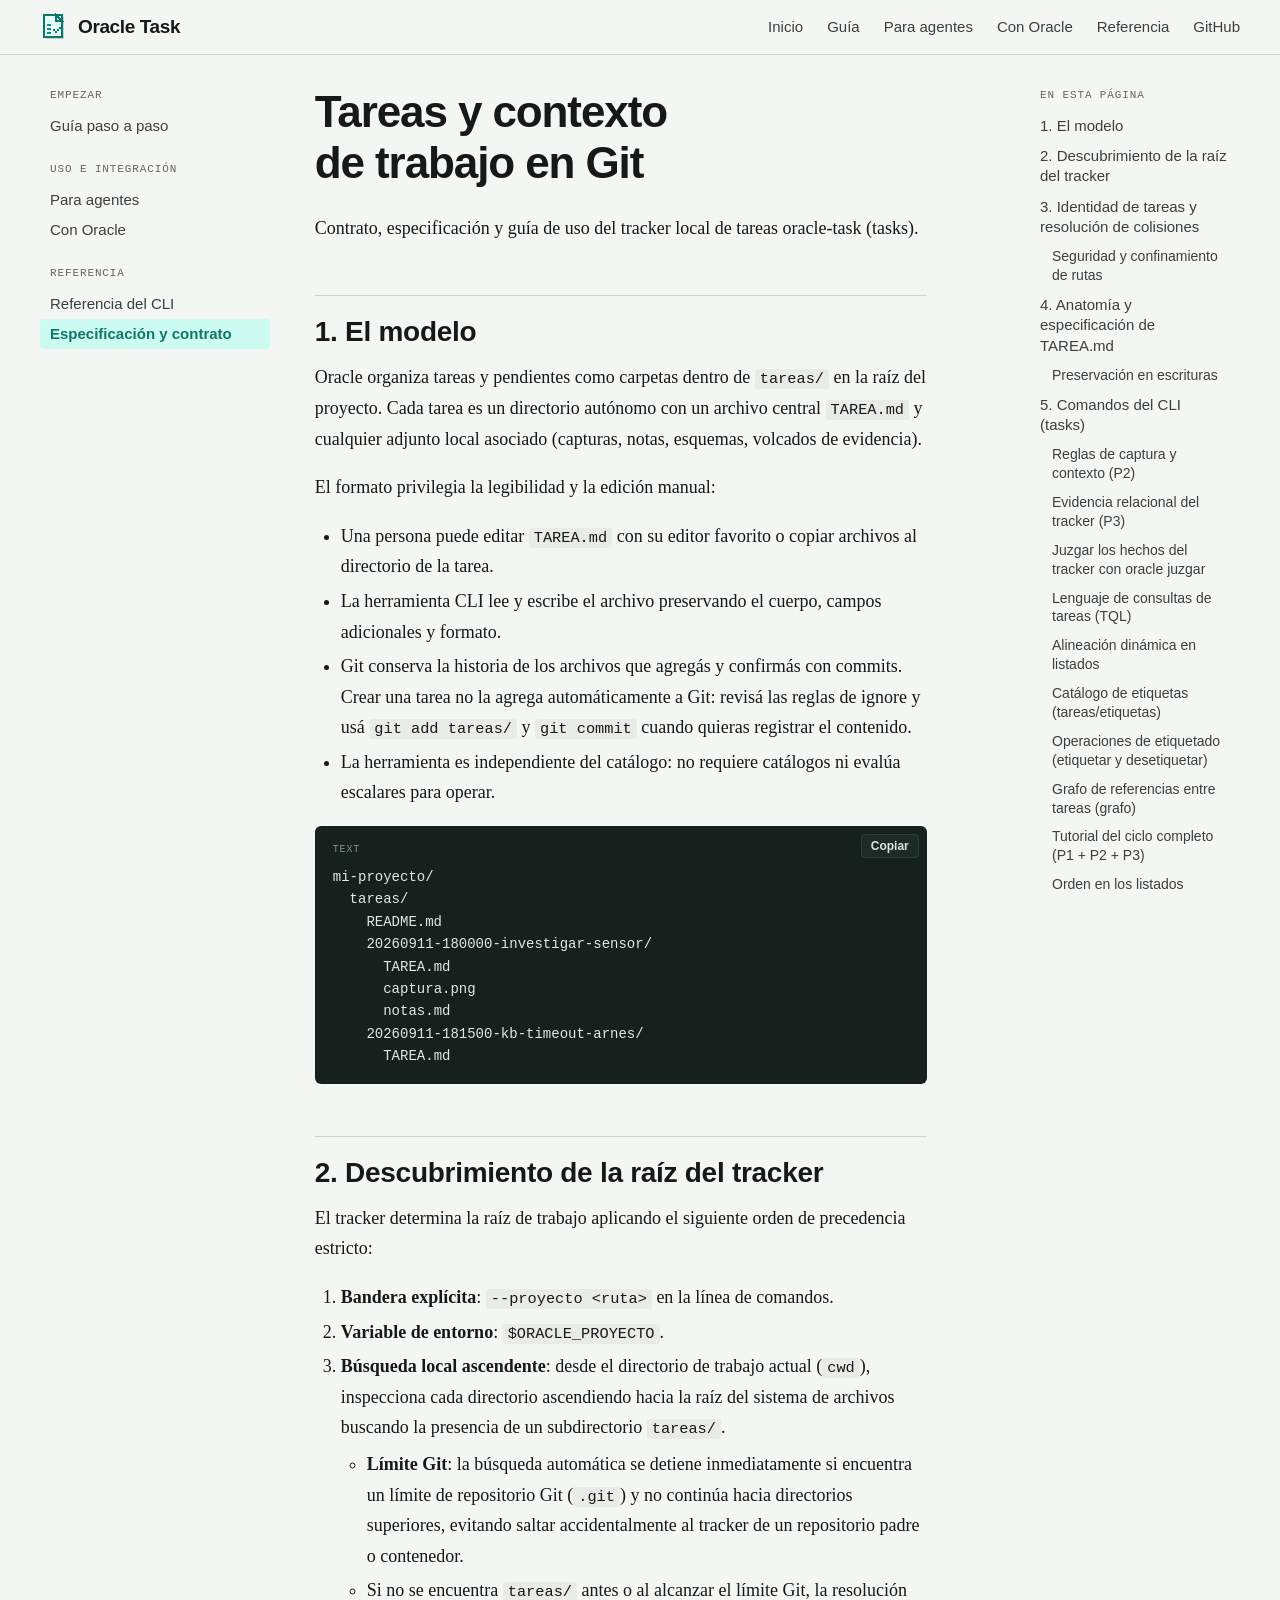
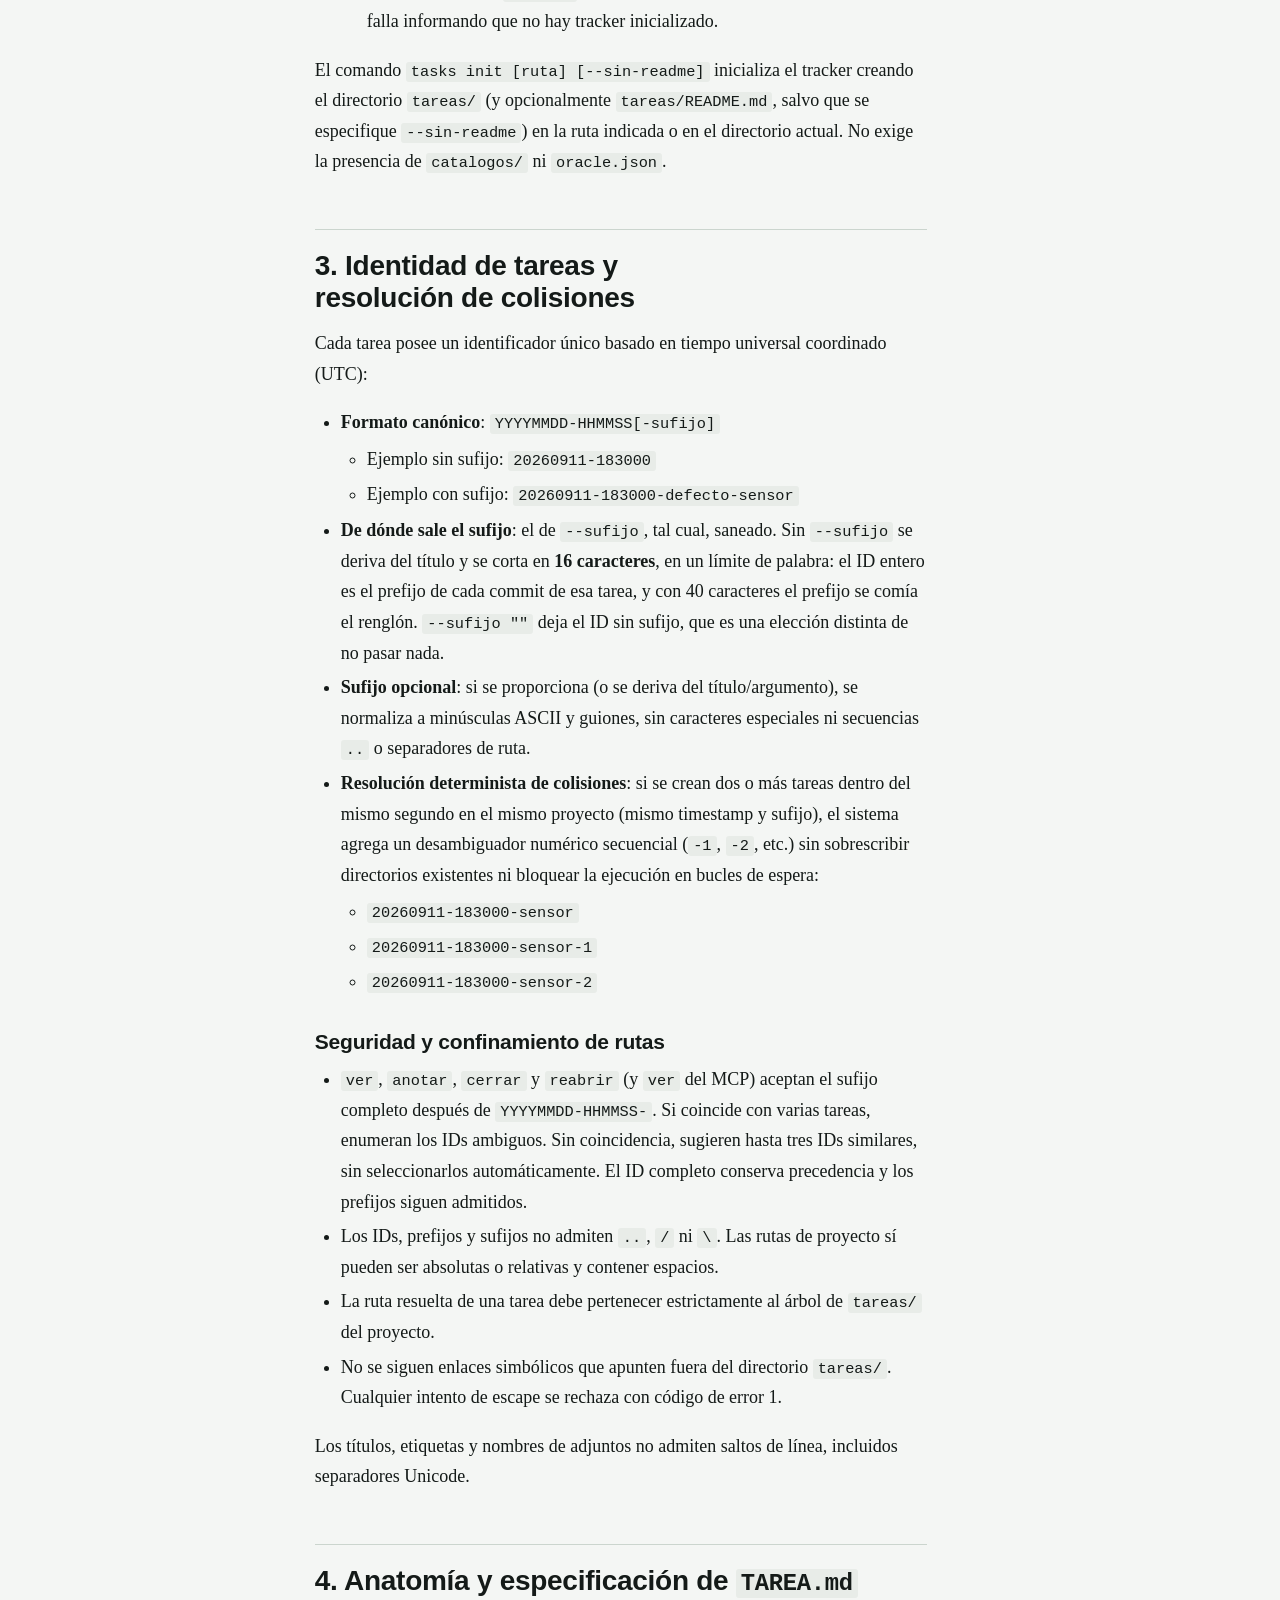
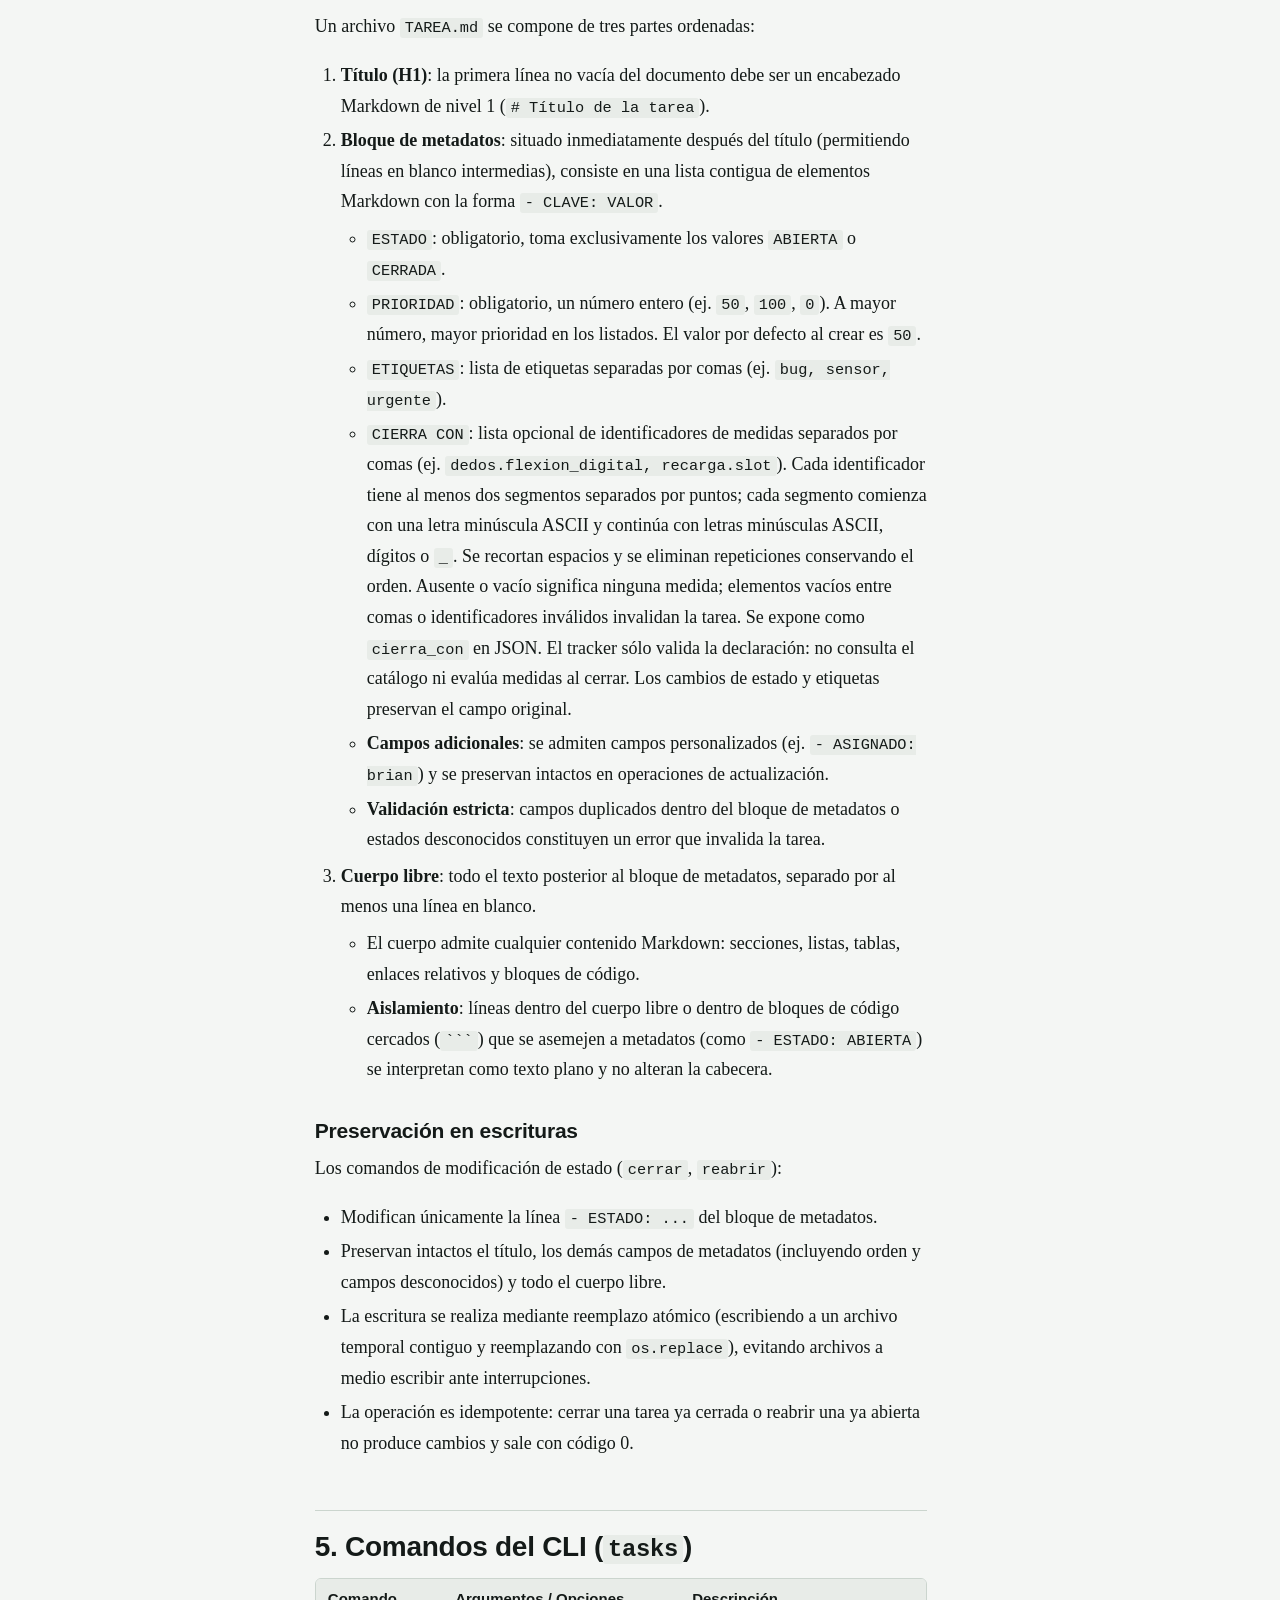
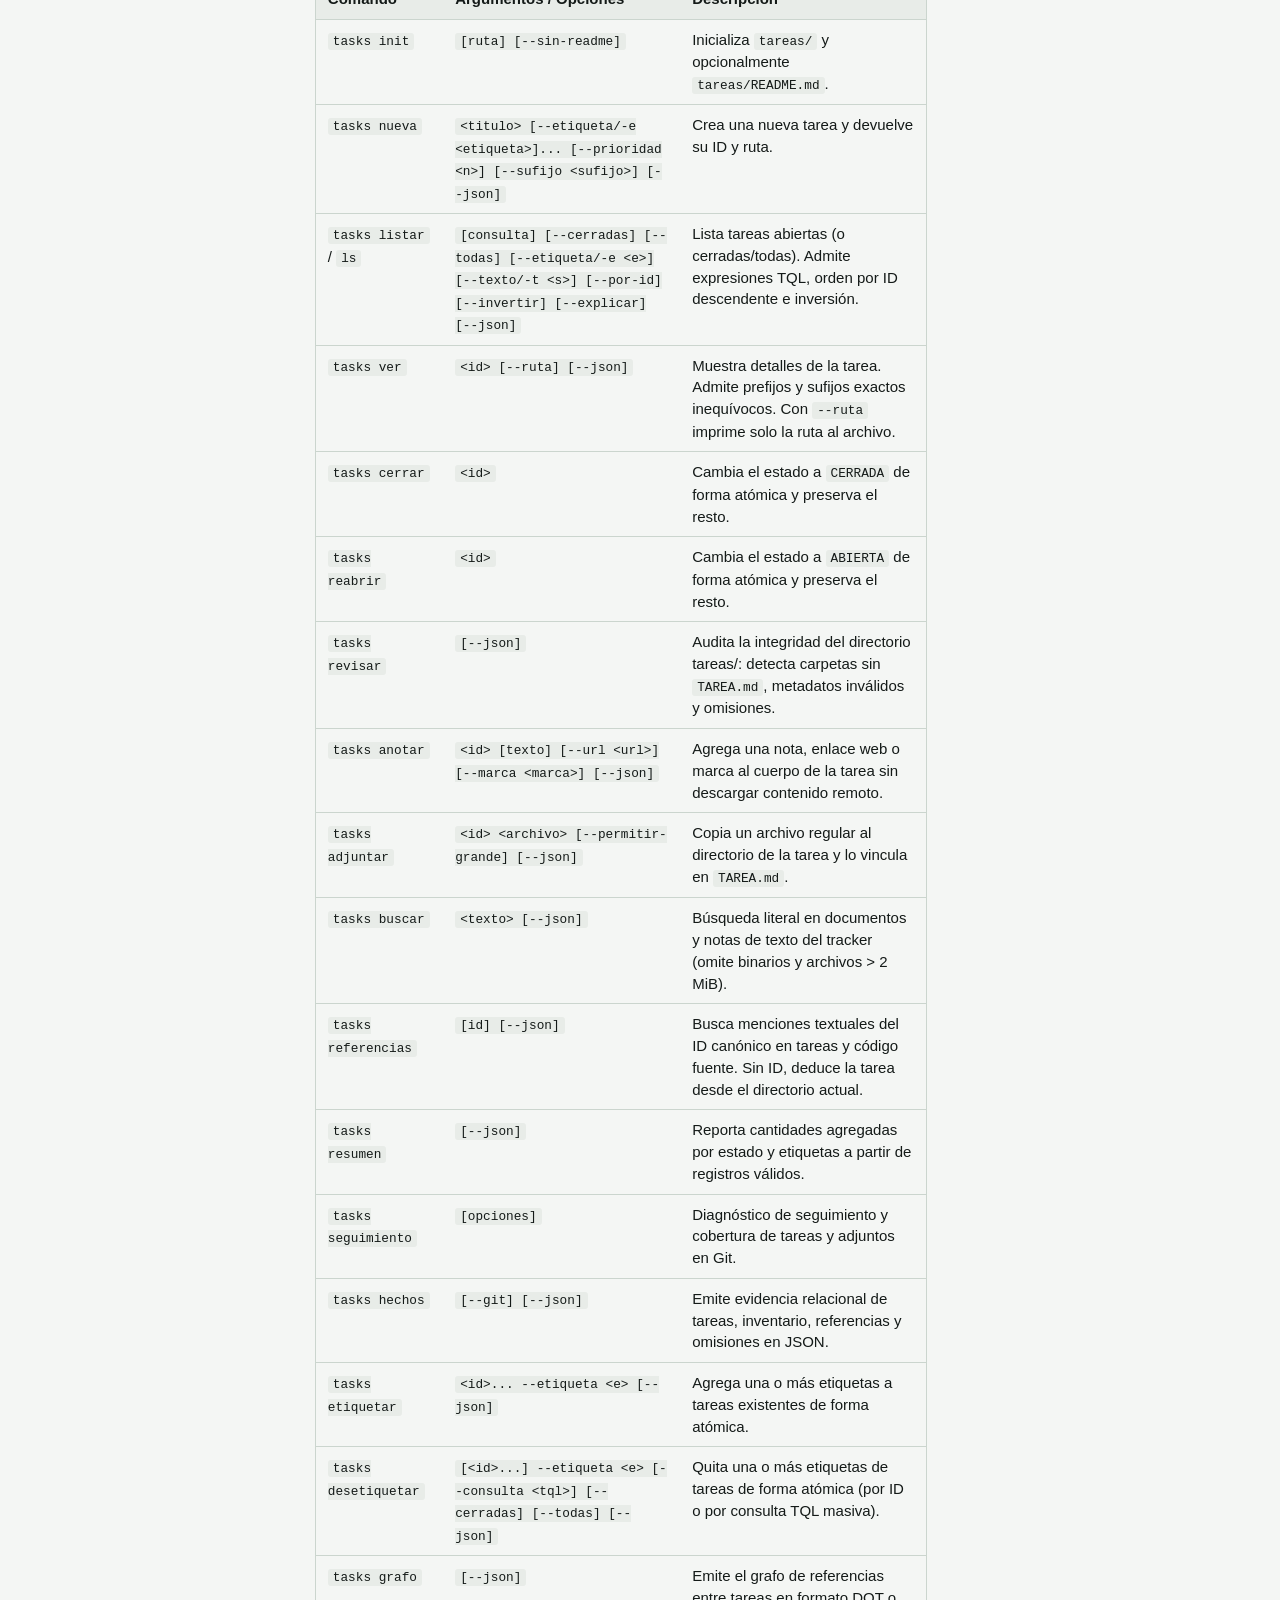
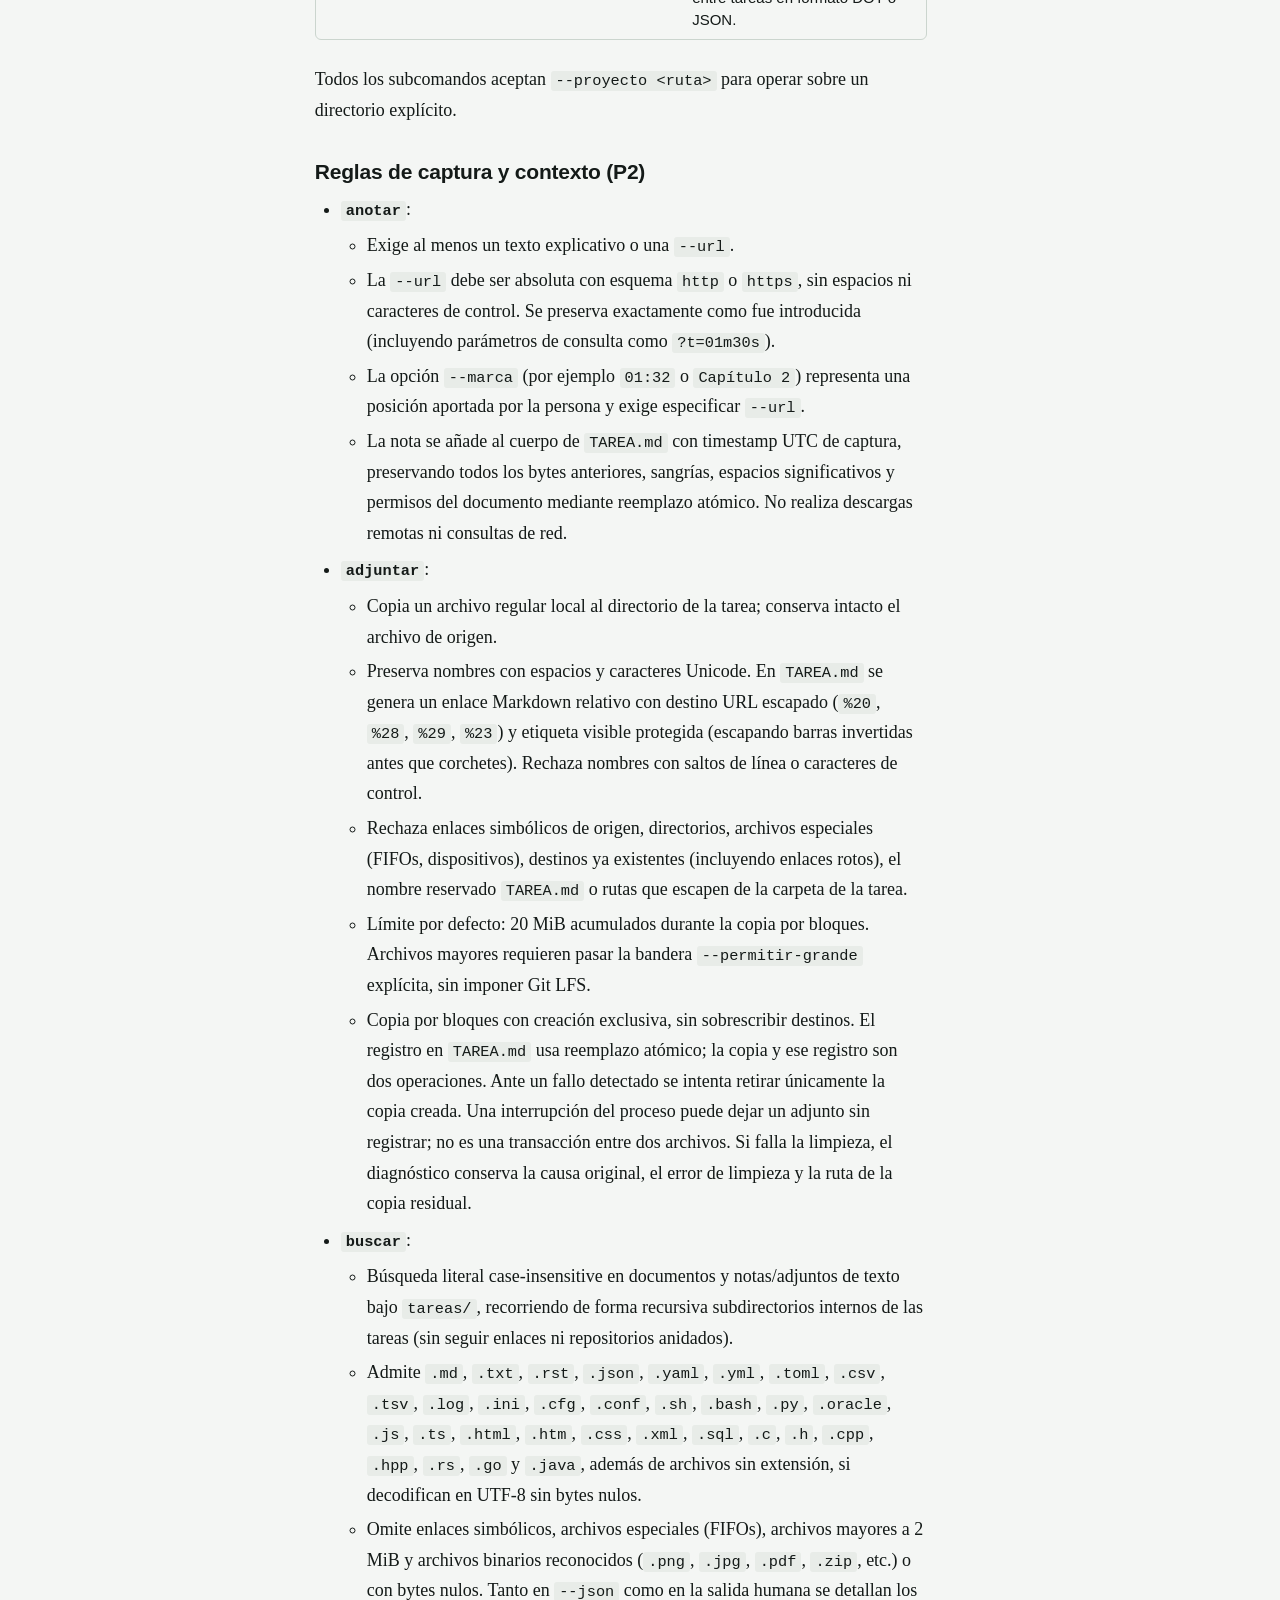
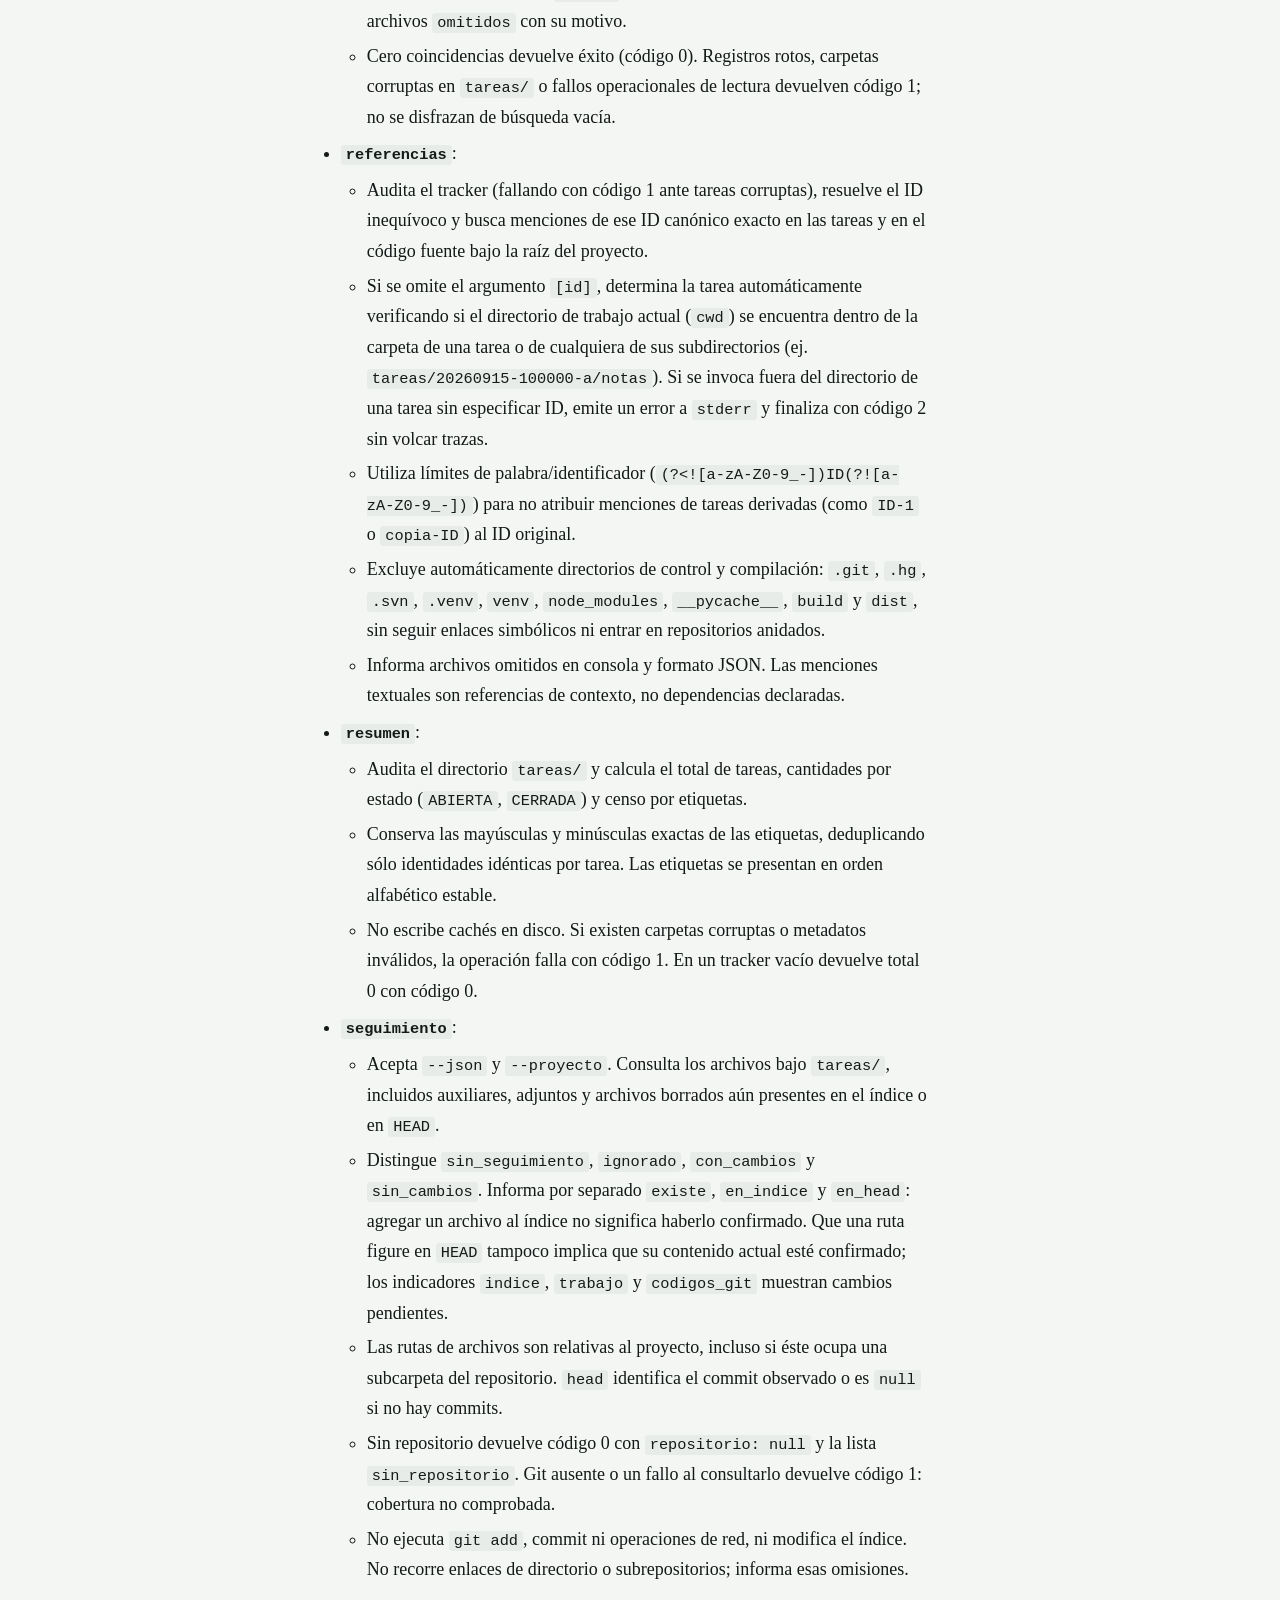
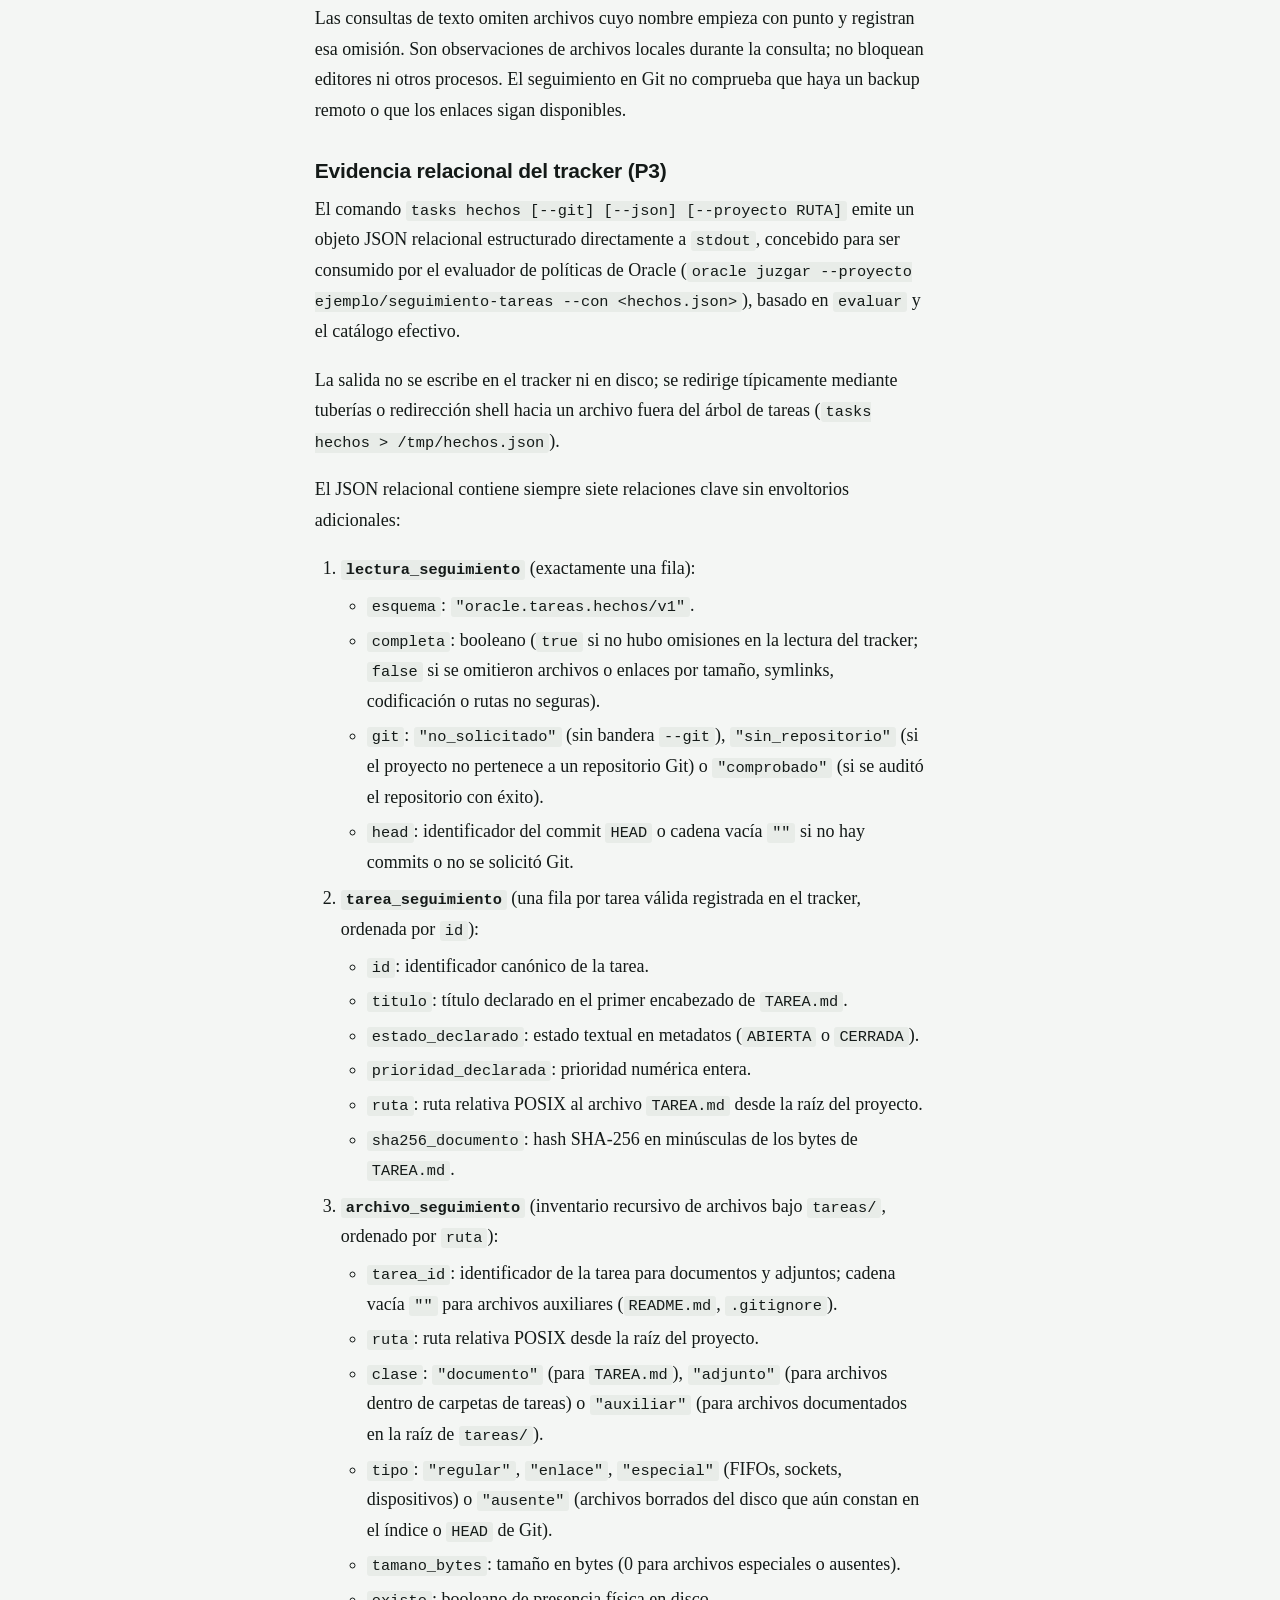
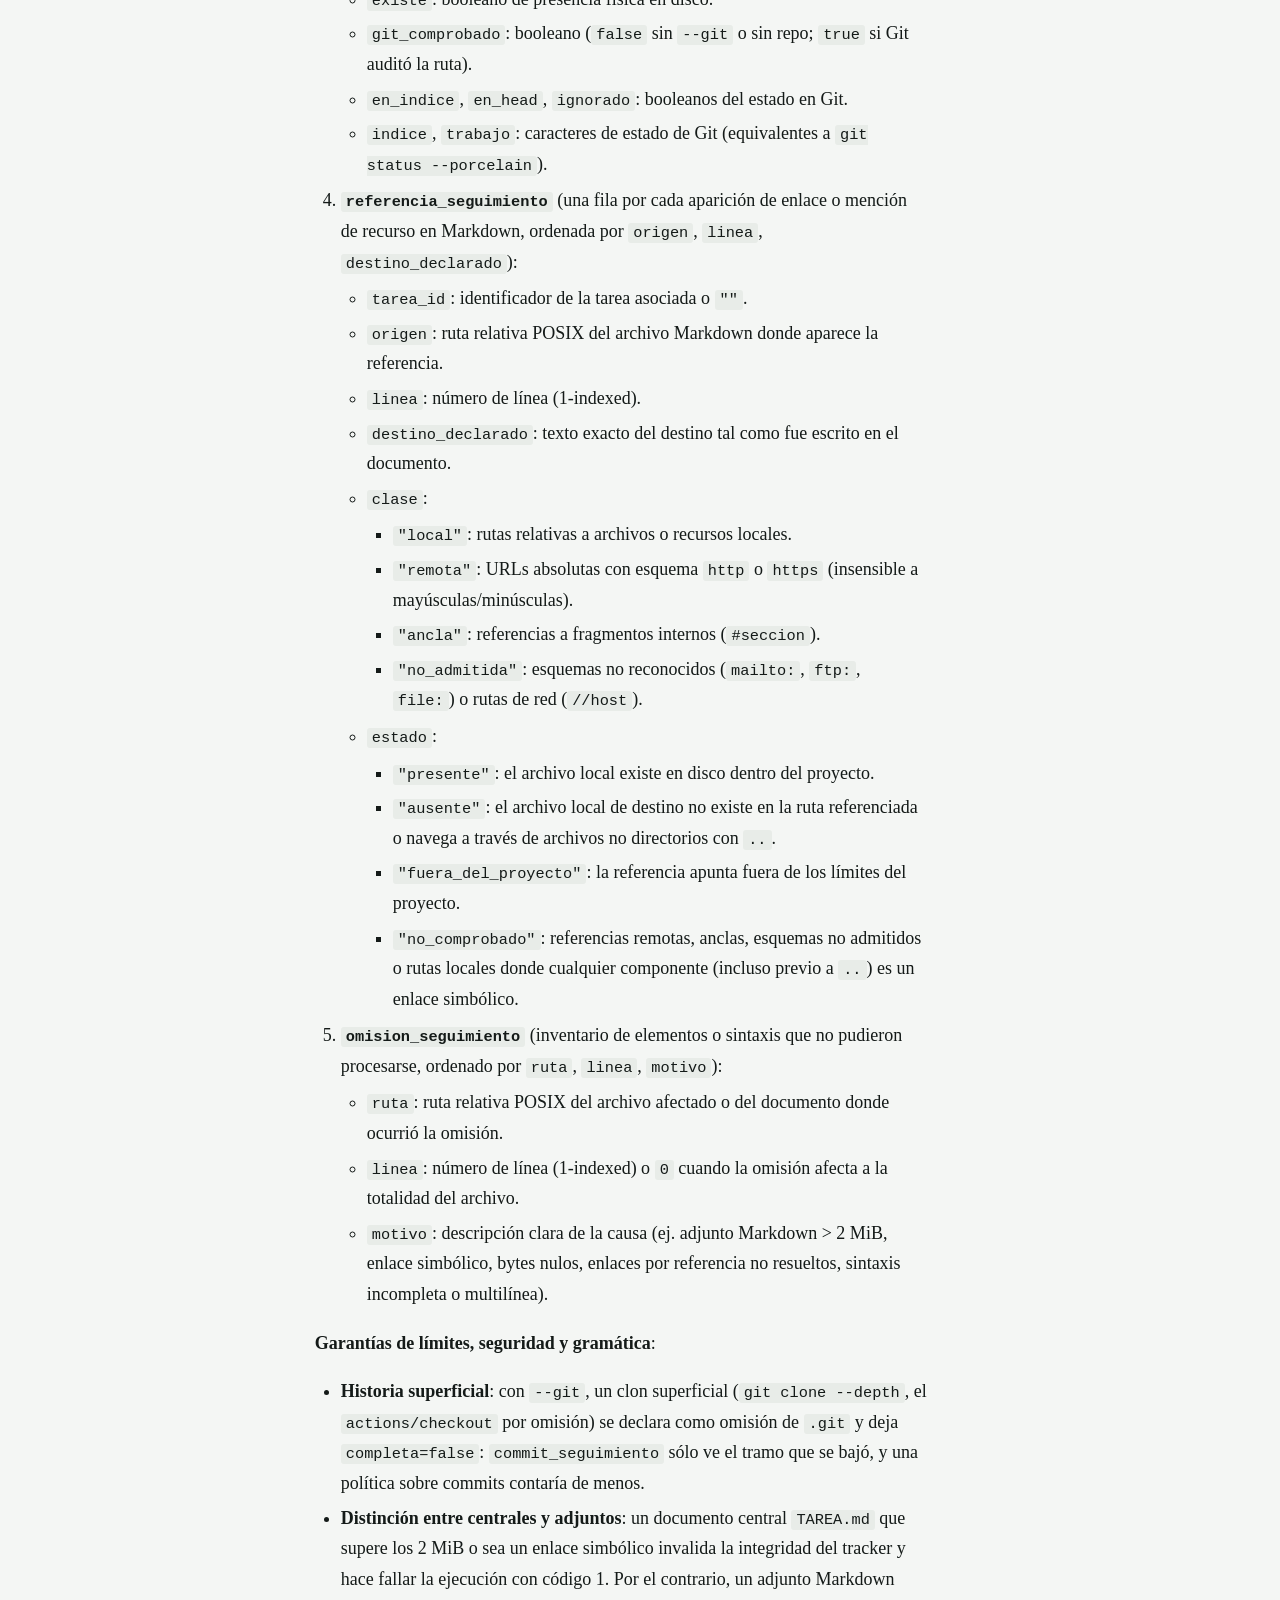
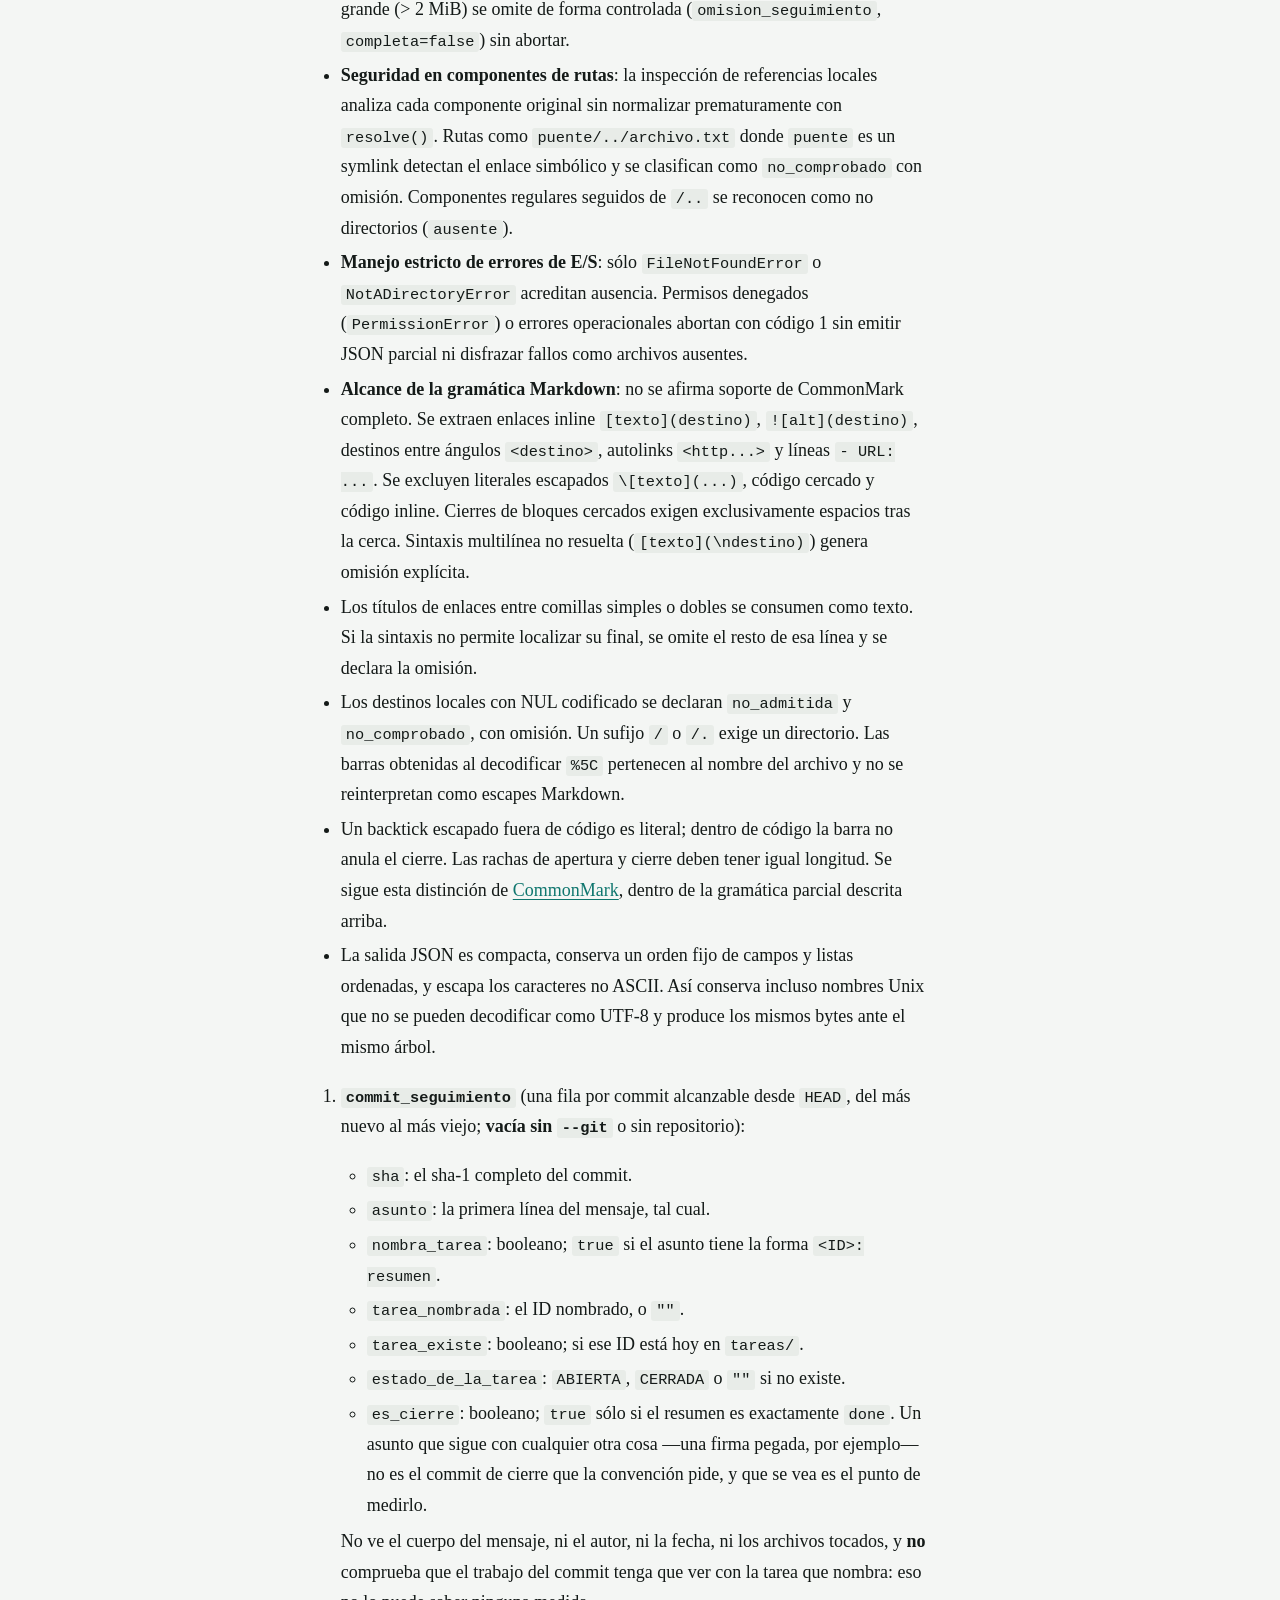
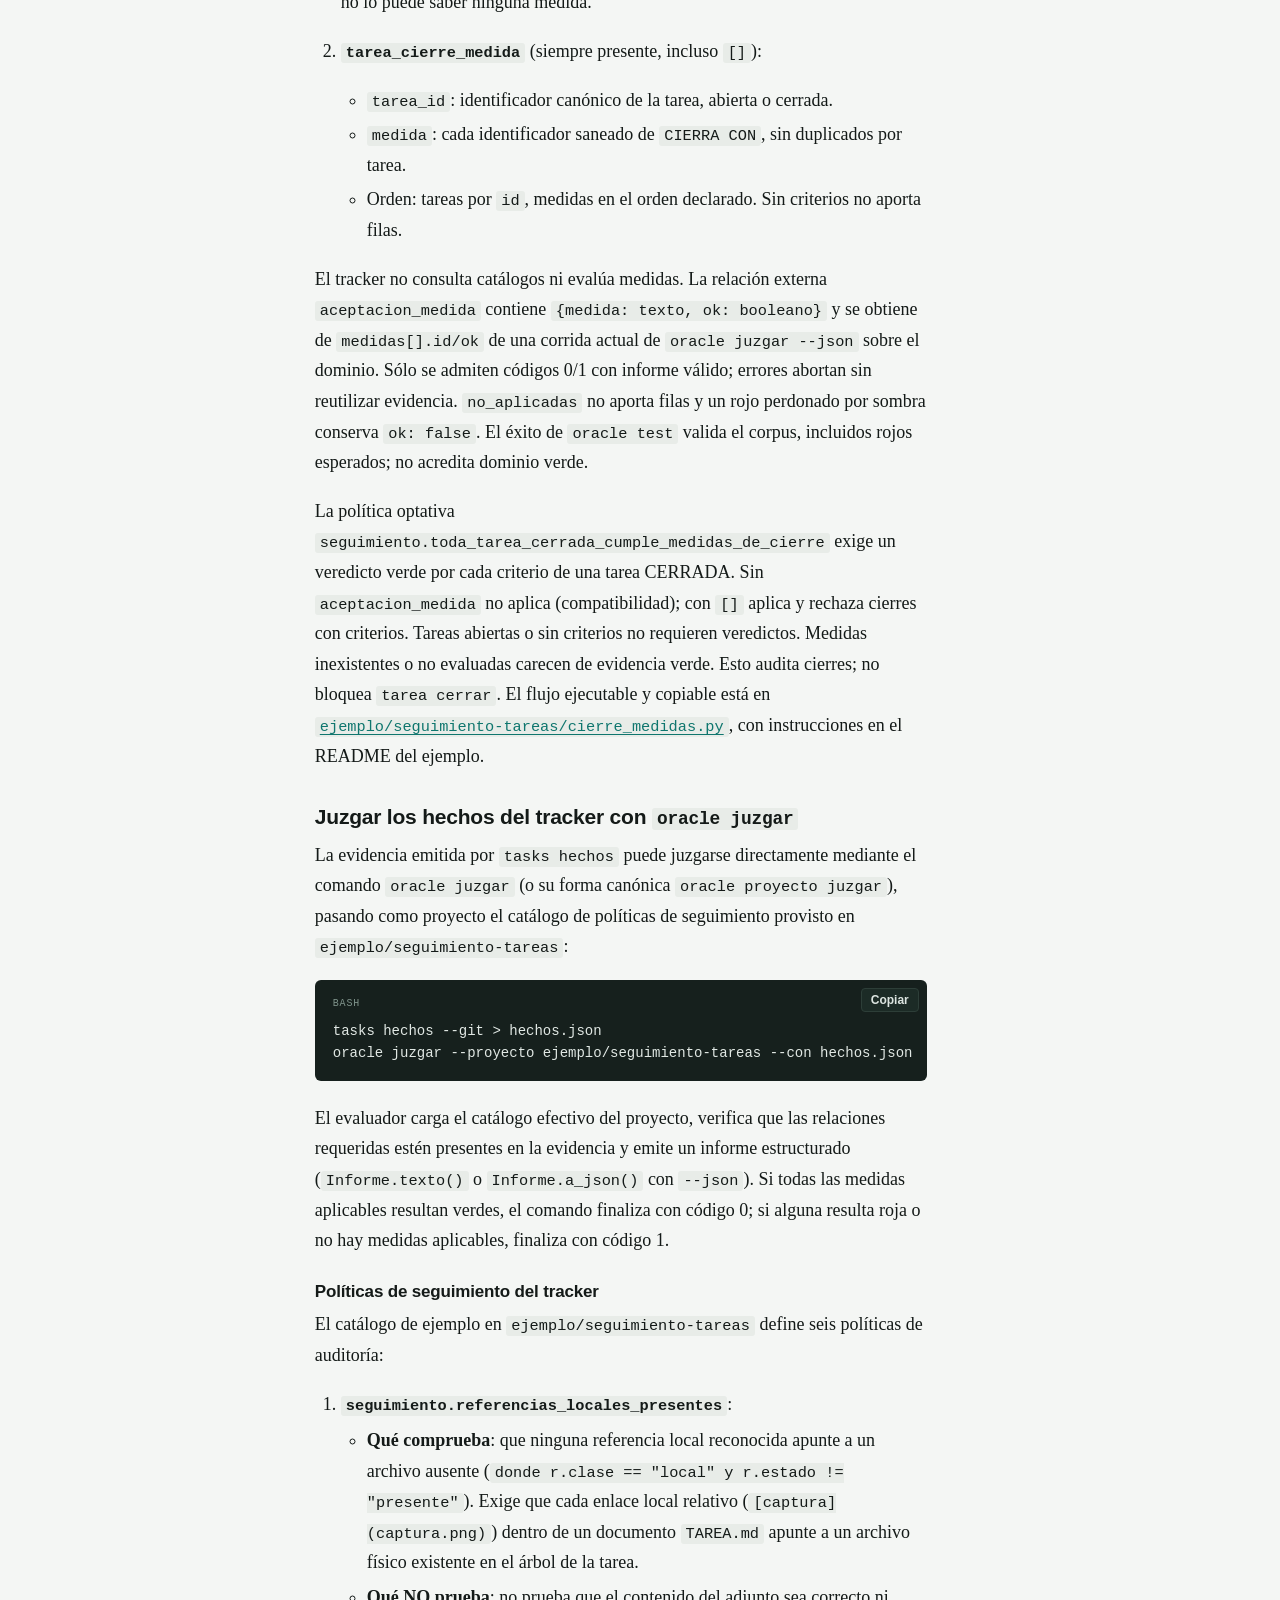
<file: docs/tareas.html>
<!doctype html>
<html lang="es">
<head>
<meta charset="utf-8">
<meta name="viewport" content="width=device-width, initial-scale=1, viewport-fit=cover">
<title>Tareas y contexto de trabajo en Git — Oracle Task</title>
<link rel="stylesheet" href="./assets/sitio.css">
<link rel="icon" href="./assets/emblema.svg" type="image/svg+xml">
</head>
<body class="doc">
<a class="saltar" href="#contenido">Saltar al contenido</a>
<header class="barra">
  <a class="marca" href="./"><img src="./assets/emblema.svg" alt="" width="28" height="28"> Oracle Task</a>
  <nav aria-label="Principal">
    <a href="./">Inicio</a>
    <a href="./guia.html">Guía</a>
    <a href="./agentes.html">Para agentes</a>
    <a href="./oracle.html">Con Oracle</a>
    <a href="./referencia.html">Referencia</a>
    <a href="https://github.com/Segtem/trackertast" rel="noopener">GitHub</a>
  </nav>
</header>
<div class="doc-rejilla">
  <details class="menu" open>
    <summary>Documentación</summary>
    <nav aria-label="Documentación"><p class="menu-grupo">Empezar</p><ul><li><a href="guia.html">Guía paso a paso</a></li></ul><p class="menu-grupo">Uso e integración</p><ul><li><a href="agentes.html">Para agentes</a></li><li><a href="oracle.html">Con Oracle</a></li></ul><p class="menu-grupo">Referencia</p><ul><li><a href="referencia.html">Referencia del CLI</a></li><li><a href="tareas.html" aria-current=page>Especificación y contrato</a></li></ul></nav>
  </details>
  <main id="contenido" class="prosa">
<h1 id="tareas-y-contexto-de-trabajo-en-git">Tareas y contexto de trabajo en Git<a class="ancla" href="#tareas-y-contexto-de-trabajo-en-git" aria-label="Enlace a esta sección">#</a></h1>
<p>Contrato, especificación y guía de uso del tracker local de tareas oracle-task (tasks).</p>
<h2 id="1-el-modelo">1. El modelo<a class="ancla" href="#1-el-modelo" aria-label="Enlace a esta sección">#</a></h2>
<p>Oracle organiza tareas y pendientes como carpetas dentro de <code>tareas/</code> en la raíz del proyecto. Cada tarea es un directorio autónomo con un archivo central <code>TAREA.md</code> y cualquier adjunto local asociado (capturas, notas, esquemas, volcados de evidencia).</p>
<p>El formato privilegia la legibilidad y la edición manual:</p>
<ul><li>Una persona puede editar <code>TAREA.md</code> con su editor favorito o copiar archivos al directorio de la tarea.</li><li>La herramienta CLI lee y escribe el archivo preservando el cuerpo, campos adicionales y formato.</li><li>Git conserva la historia de los archivos que agregás y confirmás con commits. Crear una tarea no la agrega automáticamente a Git: revisá las reglas de ignore y usá <code>git add tareas/</code> y <code>git commit</code> cuando quieras registrar el contenido.</li><li>La herramienta es independiente del catálogo: no requiere catálogos ni evalúa escalares para operar.</li></ul>
<pre data-lenguaje="text"><code>mi-proyecto/
  tareas/
    README.md
    20260911-180000-investigar-sensor/
      TAREA.md
      captura.png
      notas.md
    20260911-181500-kb-timeout-arnes/
      TAREA.md</code></pre>
<h2 id="2-descubrimiento-de-la-raíz-del-tracker">2. Descubrimiento de la raíz del tracker<a class="ancla" href="#2-descubrimiento-de-la-raíz-del-tracker" aria-label="Enlace a esta sección">#</a></h2>
<p>El tracker determina la raíz de trabajo aplicando el siguiente orden de precedencia estricto:</p>
<ol><li><strong>Bandera explícita</strong>: <code>--proyecto &lt;ruta&gt;</code> en la línea de comandos.</li><li><strong>Variable de entorno</strong>: <code>$ORACLE_PROYECTO</code>.</li><li><strong>Búsqueda local ascendente</strong>: desde el directorio de trabajo actual (<code>cwd</code>), inspecciona cada directorio ascendiendo hacia la raíz del sistema de archivos buscando la presencia de un subdirectorio <code>tareas/</code>.
<ul><li><strong>Límite Git</strong>: la búsqueda automática se detiene inmediatamente si encuentra un límite de repositorio Git (<code>.git</code>) y no continúa hacia directorios superiores, evitando saltar accidentalmente al tracker de un repositorio padre o contenedor.</li><li>Si no se encuentra <code>tareas/</code> antes o al alcanzar el límite Git, la resolución falla informando que no hay tracker inicializado.</li></ul></li></ol>
<p>El comando <code>tasks init [ruta] [--sin-readme]</code> inicializa el tracker creando el directorio <code>tareas/</code> (y opcionalmente <code>tareas/README.md</code>, salvo que se especifique <code>--sin-readme</code>) en la ruta indicada o en el directorio actual. No exige la presencia de <code>catalogos/</code> ni <code>oracle.json</code>.</p>
<h2 id="3-identidad-de-tareas-y-resolución-de-colisiones">3. Identidad de tareas y resolución de colisiones<a class="ancla" href="#3-identidad-de-tareas-y-resolución-de-colisiones" aria-label="Enlace a esta sección">#</a></h2>
<p>Cada tarea posee un identificador único basado en tiempo universal coordinado (UTC):</p>
<ul><li><strong>Formato canónico</strong>: <code>YYYYMMDD-HHMMSS[-sufijo]</code>
<ul><li>Ejemplo sin sufijo: <code>20260911-183000</code></li><li>Ejemplo con sufijo: <code>20260911-183000-defecto-sensor</code></li></ul></li><li><strong>De dónde sale el sufijo</strong>: el de <code>--sufijo</code>, tal cual, saneado. Sin <code>--sufijo</code> se deriva del título y se corta en <strong>16 caracteres</strong>, en un límite de palabra: el ID entero es el prefijo de cada commit de esa tarea, y con 40 caracteres el prefijo se comía el renglón. <code>--sufijo &quot;&quot;</code> deja el ID sin sufijo, que es una elección distinta de no pasar nada.</li><li><strong>Sufijo opcional</strong>: si se proporciona (o se deriva del título/argumento), se normaliza a minúsculas ASCII y guiones, sin caracteres especiales ni secuencias <code>..</code> o separadores de ruta.</li><li><strong>Resolución determinista de colisiones</strong>: si se crean dos o más tareas dentro del mismo segundo en el mismo proyecto (mismo timestamp y sufijo), el sistema agrega un desambiguador numérico secuencial (<code>-1</code>, <code>-2</code>, etc.) sin sobrescribir directorios existentes ni bloquear la ejecución en bucles de espera:
<ul><li><code>20260911-183000-sensor</code></li><li><code>20260911-183000-sensor-1</code></li><li><code>20260911-183000-sensor-2</code></li></ul></li></ul>
<h3 id="seguridad-y-confinamiento-de-rutas">Seguridad y confinamiento de rutas<a class="ancla" href="#seguridad-y-confinamiento-de-rutas" aria-label="Enlace a esta sección">#</a></h3>
<ul><li><code>ver</code>, <code>anotar</code>, <code>cerrar</code> y <code>reabrir</code> (y <code>ver</code> del MCP) aceptan el sufijo completo después de <code>YYYYMMDD-HHMMSS-</code>. Si coincide con varias tareas, enumeran los IDs ambiguos. Sin coincidencia, sugieren hasta tres IDs similares, sin seleccionarlos automáticamente. El ID completo conserva precedencia y los prefijos siguen admitidos.</li><li>Los IDs, prefijos y sufijos no admiten <code>..</code>, <code>/</code> ni <code>\</code>. Las rutas de proyecto sí pueden ser absolutas o relativas y contener espacios.</li><li>La ruta resuelta de una tarea debe pertenecer estrictamente al árbol de <code>tareas/</code> del proyecto.</li><li>No se siguen enlaces simbólicos que apunten fuera del directorio <code>tareas/</code>. Cualquier intento de escape se rechaza con código de error 1.</li></ul>
<p>Los títulos, etiquetas y nombres de adjuntos no admiten saltos de línea, incluidos separadores Unicode.</p>
<h2 id="4-anatomía-y-especificación-de-tareamd">4. Anatomía y especificación de <code>TAREA.md</code><a class="ancla" href="#4-anatomía-y-especificación-de-tareamd" aria-label="Enlace a esta sección">#</a></h2>
<p>Un archivo <code>TAREA.md</code> se compone de tres partes ordenadas:</p>
<ol><li><strong>Título (H1)</strong>: la primera línea no vacía del documento debe ser un encabezado Markdown de nivel 1 (<code># Título de la tarea</code>).</li><li><strong>Bloque de metadatos</strong>: situado inmediatamente después del título (permitiendo líneas en blanco intermedias), consiste en una lista contigua de elementos Markdown con la forma <code>- CLAVE: VALOR</code>.
<ul><li><code>ESTADO</code>: obligatorio, toma exclusivamente los valores <code>ABIERTA</code> o <code>CERRADA</code>.</li><li><code>PRIORIDAD</code>: obligatorio, un número entero (ej. <code>50</code>, <code>100</code>, <code>0</code>). A mayor número, mayor prioridad en los listados. El valor por defecto al crear es <code>50</code>.</li><li><code>ETIQUETAS</code>: lista de etiquetas separadas por comas (ej. <code>bug, sensor, urgente</code>).</li><li><code>CIERRA CON</code>: lista opcional de identificadores de medidas separados por comas (ej. <code>dedos.flexion_digital, recarga.slot</code>). Cada identificador tiene al menos dos segmentos separados por puntos; cada segmento comienza con una letra minúscula ASCII y continúa con letras minúsculas ASCII, dígitos o <code>_</code>. Se recortan espacios y se eliminan repeticiones conservando el orden. Ausente o vacío significa ninguna medida; elementos vacíos entre comas o identificadores inválidos invalidan la tarea. Se expone como <code>cierra_con</code> en JSON. El tracker sólo valida la declaración: no consulta el catálogo ni evalúa medidas al cerrar. Los cambios de estado y etiquetas preservan el campo original.</li><li><strong>Campos adicionales</strong>: se admiten campos personalizados (ej. <code>- ASIGNADO: brian</code>) y se preservan intactos en operaciones de actualización.</li><li><strong>Validación estricta</strong>: campos duplicados dentro del bloque de metadatos o estados desconocidos constituyen un error que invalida la tarea.</li></ul></li><li><strong>Cuerpo libre</strong>: todo el texto posterior al bloque de metadatos, separado por al menos una línea en blanco.
<ul><li>El cuerpo admite cualquier contenido Markdown: secciones, listas, tablas, enlaces relativos y bloques de código.</li><li><strong>Aislamiento</strong>: líneas dentro del cuerpo libre o dentro de bloques de código cercados (<code>```</code>) que se asemejen a metadatos (como <code>- ESTADO: ABIERTA</code>) se interpretan como texto plano y no alteran la cabecera.</li></ul></li></ol>
<h3 id="preservación-en-escrituras">Preservación en escrituras<a class="ancla" href="#preservación-en-escrituras" aria-label="Enlace a esta sección">#</a></h3>
<p>Los comandos de modificación de estado (<code>cerrar</code>, <code>reabrir</code>):</p>
<ul><li>Modifican únicamente la línea <code>- ESTADO: ...</code> del bloque de metadatos.</li><li>Preservan intactos el título, los demás campos de metadatos (incluyendo orden y campos desconocidos) y todo el cuerpo libre.</li><li>La escritura se realiza mediante reemplazo atómico (escribiendo a un archivo temporal contiguo y reemplazando con <code>os.replace</code>), evitando archivos a medio escribir ante interrupciones.</li><li>La operación es idempotente: cerrar una tarea ya cerrada o reabrir una ya abierta no produce cambios y sale con código 0.</li></ul>
<h2 id="5-comandos-del-cli-tasks">5. Comandos del CLI (<code>tasks</code>)<a class="ancla" href="#5-comandos-del-cli-tasks" aria-label="Enlace a esta sección">#</a></h2>
<div class="tabla"><table><thead><tr><th>Comando</th><th>Argumentos / Opciones</th><th>Descripción</th></tr></thead><tbody><tr><td><code>tasks init</code></td><td><code>[ruta] [--sin-readme]</code></td><td>Inicializa <code>tareas/</code> y opcionalmente <code>tareas/README.md</code>.</td></tr><tr><td><code>tasks nueva</code></td><td><code>&lt;titulo&gt; [--etiqueta/-e &lt;etiqueta&gt;]... [--prioridad &lt;n&gt;] [--sufijo &lt;sufijo&gt;] [--json]</code></td><td>Crea una nueva tarea y devuelve su ID y ruta.</td></tr><tr><td><code>tasks listar</code> / <code>ls</code></td><td><code>[consulta] [--cerradas] [--todas] [--etiqueta/-e &lt;e&gt;] [--texto/-t &lt;s&gt;] [--por-id] [--invertir] [--explicar] [--json]</code></td><td>Lista tareas abiertas (o cerradas/todas). Admite expresiones TQL, orden por ID descendente e inversión.</td></tr><tr><td><code>tasks ver</code></td><td><code>&lt;id&gt; [--ruta] [--json]</code></td><td>Muestra detalles de la tarea. Admite prefijos y sufijos exactos inequívocos. Con <code>--ruta</code> imprime solo la ruta al archivo.</td></tr><tr><td><code>tasks cerrar</code></td><td><code>&lt;id&gt;</code></td><td>Cambia el estado a <code>CERRADA</code> de forma atómica y preserva el resto.</td></tr><tr><td><code>tasks reabrir</code></td><td><code>&lt;id&gt;</code></td><td>Cambia el estado a <code>ABIERTA</code> de forma atómica y preserva el resto.</td></tr><tr><td><code>tasks revisar</code></td><td><code>[--json]</code></td><td>Audita la integridad del directorio tareas/: detecta carpetas sin <code>TAREA.md</code>, metadatos inválidos y omisiones.</td></tr><tr><td><code>tasks anotar</code></td><td><code>&lt;id&gt; [texto] [--url &lt;url&gt;] [--marca &lt;marca&gt;] [--json]</code></td><td>Agrega una nota, enlace web o marca al cuerpo de la tarea sin descargar contenido remoto.</td></tr><tr><td><code>tasks adjuntar</code></td><td><code>&lt;id&gt; &lt;archivo&gt; [--permitir-grande] [--json]</code></td><td>Copia un archivo regular al directorio de la tarea y lo vincula en <code>TAREA.md</code>.</td></tr><tr><td><code>tasks buscar</code></td><td><code>&lt;texto&gt; [--json]</code></td><td>Búsqueda literal en documentos y notas de texto del tracker (omite binarios y archivos &gt; 2 MiB).</td></tr><tr><td><code>tasks referencias</code></td><td><code>[id] [--json]</code></td><td>Busca menciones textuales del ID canónico en tareas y código fuente. Sin ID, deduce la tarea desde el directorio actual.</td></tr><tr><td><code>tasks resumen</code></td><td><code>[--json]</code></td><td>Reporta cantidades agregadas por estado y etiquetas a partir de registros válidos.</td></tr><tr><td><code>tasks seguimiento</code></td><td><code>[opciones]</code></td><td>Diagnóstico de seguimiento y cobertura de tareas y adjuntos en Git.</td></tr><tr><td><code>tasks hechos</code></td><td><code>[--git] [--json]</code></td><td>Emite evidencia relacional de tareas, inventario, referencias y omisiones en JSON.</td></tr><tr><td><code>tasks etiquetar</code></td><td><code>&lt;id&gt;... --etiqueta &lt;e&gt; [--json]</code></td><td>Agrega una o más etiquetas a tareas existentes de forma atómica.</td></tr><tr><td><code>tasks desetiquetar</code></td><td><code>[&lt;id&gt;...] --etiqueta &lt;e&gt; [--consulta &lt;tql&gt;] [--cerradas] [--todas] [--json]</code></td><td>Quita una o más etiquetas de tareas de forma atómica (por ID o por consulta TQL masiva).</td></tr><tr><td><code>tasks grafo</code></td><td><code>[--json]</code></td><td>Emite el grafo de referencias entre tareas en formato DOT o JSON.</td></tr></tbody></table></div>
<p>Todos los subcomandos aceptan <code>--proyecto &lt;ruta&gt;</code> para operar sobre un directorio explícito.</p>
<h3 id="reglas-de-captura-y-contexto-p2">Reglas de captura y contexto (P2)<a class="ancla" href="#reglas-de-captura-y-contexto-p2" aria-label="Enlace a esta sección">#</a></h3>
<ul><li><strong><code>anotar</code></strong>:
<ul><li>Exige al menos un texto explicativo o una <code>--url</code>.</li><li>La <code>--url</code> debe ser absoluta con esquema <code>http</code> o <code>https</code>, sin espacios ni caracteres de control. Se preserva exactamente como fue introducida (incluyendo parámetros de consulta como <code>?t=01m30s</code>).</li><li>La opción <code>--marca</code> (por ejemplo <code>01:32</code> o <code>Capítulo 2</code>) representa una posición aportada por la persona y exige especificar <code>--url</code>.</li><li>La nota se añade al cuerpo de <code>TAREA.md</code> con timestamp UTC de captura, preservando todos los bytes anteriores, sangrías, espacios significativos y permisos del documento mediante reemplazo atómico. No realiza descargas remotas ni consultas de red.</li></ul></li><li><strong><code>adjuntar</code></strong>:
<ul><li>Copia un archivo regular local al directorio de la tarea; conserva intacto el archivo de origen.</li><li>Preserva nombres con espacios y caracteres Unicode. En <code>TAREA.md</code> se genera un enlace Markdown relativo con destino URL escapado (<code>%20</code>, <code>%28</code>, <code>%29</code>, <code>%23</code>) y etiqueta visible protegida (escapando barras invertidas antes que corchetes). Rechaza nombres con saltos de línea o caracteres de control.</li><li>Rechaza enlaces simbólicos de origen, directorios, archivos especiales (FIFOs, dispositivos), destinos ya existentes (incluyendo enlaces rotos), el nombre reservado <code>TAREA.md</code> o rutas que escapen de la carpeta de la tarea.</li><li>Límite por defecto: 20 MiB acumulados durante la copia por bloques. Archivos mayores requieren pasar la bandera <code>--permitir-grande</code> explícita, sin imponer Git LFS.</li><li>Copia por bloques con creación exclusiva, sin sobrescribir destinos. El registro en <code>TAREA.md</code> usa reemplazo atómico; la copia y ese registro son dos operaciones. Ante un fallo detectado se intenta retirar únicamente la copia creada. Una interrupción del proceso puede dejar un adjunto sin registrar; no es una transacción entre dos archivos. Si falla la limpieza, el diagnóstico conserva la causa original, el error de limpieza y la ruta de la copia residual.</li></ul></li><li><strong><code>buscar</code></strong>:
<ul><li>Búsqueda literal case-insensitive en documentos y notas/adjuntos de texto bajo <code>tareas/</code>, recorriendo de forma recursiva subdirectorios internos de las tareas (sin seguir enlaces ni repositorios anidados).</li><li>Admite <code>.md</code>, <code>.txt</code>, <code>.rst</code>, <code>.json</code>, <code>.yaml</code>, <code>.yml</code>, <code>.toml</code>, <code>.csv</code>, <code>.tsv</code>, <code>.log</code>, <code>.ini</code>, <code>.cfg</code>, <code>.conf</code>, <code>.sh</code>, <code>.bash</code>, <code>.py</code>, <code>.oracle</code>, <code>.js</code>, <code>.ts</code>, <code>.html</code>, <code>.htm</code>, <code>.css</code>, <code>.xml</code>, <code>.sql</code>, <code>.c</code>, <code>.h</code>, <code>.cpp</code>, <code>.hpp</code>, <code>.rs</code>, <code>.go</code> y <code>.java</code>, además de archivos sin extensión, si decodifican en UTF-8 sin bytes nulos.</li><li>Omite enlaces simbólicos, archivos especiales (FIFOs), archivos mayores a 2 MiB y archivos binarios reconocidos (<code>.png</code>, <code>.jpg</code>, <code>.pdf</code>, <code>.zip</code>, etc.) o con bytes nulos. Tanto en <code>--json</code> como en la salida humana se detallan los archivos <code>omitidos</code> con su motivo.</li><li>Cero coincidencias devuelve éxito (código 0). Registros rotos, carpetas corruptas en <code>tareas/</code> o fallos operacionales de lectura devuelven código 1; no se disfrazan de búsqueda vacía.</li></ul></li><li><strong><code>referencias</code></strong>:
<ul><li>Audita el tracker (fallando con código 1 ante tareas corruptas), resuelve el ID inequívoco y busca menciones de ese ID canónico exacto en las tareas y en el código fuente bajo la raíz del proyecto.</li><li>Si se omite el argumento <code>[id]</code>, determina la tarea automáticamente verificando si el directorio de trabajo actual (<code>cwd</code>) se encuentra dentro de la carpeta de una tarea o de cualquiera de sus subdirectorios (ej. <code>tareas/20260915-100000-a/notas</code>). Si se invoca fuera del directorio de una tarea sin especificar ID, emite un error a <code>stderr</code> y finaliza con código 2 sin volcar trazas.</li><li>Utiliza límites de palabra/identificador (<code>(?&lt;![a-zA-Z0-9_-])ID(?![a-zA-Z0-9_-])</code>) para no atribuir menciones de tareas derivadas (como <code>ID-1</code> o <code>copia-ID</code>) al ID original.</li><li>Excluye automáticamente directorios de control y compilación: <code>.git</code>, <code>.hg</code>, <code>.svn</code>, <code>.venv</code>, <code>venv</code>, <code>node_modules</code>, <code>__pycache__</code>, <code>build</code> y <code>dist</code>, sin seguir enlaces simbólicos ni entrar en repositorios anidados.</li><li>Informa archivos omitidos en consola y formato JSON. Las menciones textuales son referencias de contexto, no dependencias declaradas.</li></ul></li><li><strong><code>resumen</code></strong>:
<ul><li>Audita el directorio <code>tareas/</code> y calcula el total de tareas, cantidades por estado (<code>ABIERTA</code>, <code>CERRADA</code>) y censo por etiquetas.</li><li>Conserva las mayúsculas y minúsculas exactas de las etiquetas, deduplicando sólo identidades idénticas por tarea. Las etiquetas se presentan en orden alfabético estable.</li><li>No escribe cachés en disco. Si existen carpetas corruptas o metadatos inválidos, la operación falla con código 1. En un tracker vacío devuelve total 0 con código 0.</li></ul></li><li><strong><code>seguimiento</code></strong>:
<ul><li>Acepta <code>--json</code> y <code>--proyecto</code>. Consulta los archivos bajo <code>tareas/</code>, incluidos auxiliares, adjuntos y archivos borrados aún presentes en el índice o en <code>HEAD</code>.</li><li>Distingue <code>sin_seguimiento</code>, <code>ignorado</code>, <code>con_cambios</code> y <code>sin_cambios</code>. Informa por separado <code>existe</code>, <code>en_indice</code> y <code>en_head</code>: agregar un archivo al índice no significa haberlo confirmado. Que una ruta figure en <code>HEAD</code> tampoco implica que su contenido actual esté confirmado; los indicadores <code>indice</code>, <code>trabajo</code> y <code>codigos_git</code> muestran cambios pendientes.</li><li>Las rutas de archivos son relativas al proyecto, incluso si éste ocupa una subcarpeta del repositorio. <code>head</code> identifica el commit observado o es <code>null</code> si no hay commits.</li><li>Sin repositorio devuelve código 0 con <code>repositorio: null</code> y la lista <code>sin_repositorio</code>. Git ausente o un fallo al consultarlo devuelve código 1: cobertura no comprobada.</li><li>No ejecuta <code>git add</code>, commit ni operaciones de red, ni modifica el índice. No recorre enlaces de directorio o subrepositorios; informa esas omisiones.</li></ul></li></ul>
<p>Las consultas de texto omiten archivos cuyo nombre empieza con punto y registran esa omisión. Son observaciones de archivos locales durante la consulta; no bloquean editores ni otros procesos. El seguimiento en Git no comprueba que haya un backup remoto o que los enlaces sigan disponibles.</p>
<h3 id="evidencia-relacional-del-tracker-p3">Evidencia relacional del tracker (P3)<a class="ancla" href="#evidencia-relacional-del-tracker-p3" aria-label="Enlace a esta sección">#</a></h3>
<p>El comando <code>tasks hechos [--git] [--json] [--proyecto RUTA]</code> emite un objeto JSON relacional estructurado directamente a <code>stdout</code>, concebido para ser consumido por el evaluador de políticas de Oracle (<code>oracle juzgar --proyecto ejemplo/seguimiento-tareas --con &lt;hechos.json&gt;</code>), basado en <code>evaluar</code> y el catálogo efectivo.</p>
<p>La salida no se escribe en el tracker ni en disco; se redirige típicamente mediante tuberías o redirección shell hacia un archivo fuera del árbol de tareas (<code>tasks hechos &gt; /tmp/hechos.json</code>).</p>
<p>El JSON relacional contiene siempre siete relaciones clave sin envoltorios adicionales:</p>
<ol><li><strong><code>lectura_seguimiento</code></strong> (exactamente una fila):
<ul><li><code>esquema</code>: <code>&quot;oracle.tareas.hechos/v1&quot;</code>.</li><li><code>completa</code>: booleano (<code>true</code> si no hubo omisiones en la lectura del tracker; <code>false</code> si se omitieron archivos o enlaces por tamaño, symlinks, codificación o rutas no seguras).</li><li><code>git</code>: <code>&quot;no_solicitado&quot;</code> (sin bandera <code>--git</code>), <code>&quot;sin_repositorio&quot;</code> (si el proyecto no pertenece a un repositorio Git) o <code>&quot;comprobado&quot;</code> (si se auditó el repositorio con éxito).</li><li><code>head</code>: identificador del commit <code>HEAD</code> o cadena vacía <code>&quot;&quot;</code> si no hay commits o no se solicitó Git.</li></ul></li><li><strong><code>tarea_seguimiento</code></strong> (una fila por tarea válida registrada en el tracker, ordenada por <code>id</code>):
<ul><li><code>id</code>: identificador canónico de la tarea.</li><li><code>titulo</code>: título declarado en el primer encabezado de <code>TAREA.md</code>.</li><li><code>estado_declarado</code>: estado textual en metadatos (<code>ABIERTA</code> o <code>CERRADA</code>).</li><li><code>prioridad_declarada</code>: prioridad numérica entera.</li><li><code>ruta</code>: ruta relativa POSIX al archivo <code>TAREA.md</code> desde la raíz del proyecto.</li><li><code>sha256_documento</code>: hash SHA-256 en minúsculas de los bytes de <code>TAREA.md</code>.</li></ul></li><li><strong><code>archivo_seguimiento</code></strong> (inventario recursivo de archivos bajo <code>tareas/</code>, ordenado por <code>ruta</code>):
<ul><li><code>tarea_id</code>: identificador de la tarea para documentos y adjuntos; cadena vacía <code>&quot;&quot;</code> para archivos auxiliares (<code>README.md</code>, <code>.gitignore</code>).</li><li><code>ruta</code>: ruta relativa POSIX desde la raíz del proyecto.</li><li><code>clase</code>: <code>&quot;documento&quot;</code> (para <code>TAREA.md</code>), <code>&quot;adjunto&quot;</code> (para archivos dentro de carpetas de tareas) o <code>&quot;auxiliar&quot;</code> (para archivos documentados en la raíz de <code>tareas/</code>).</li><li><code>tipo</code>: <code>&quot;regular&quot;</code>, <code>&quot;enlace&quot;</code>, <code>&quot;especial&quot;</code> (FIFOs, sockets, dispositivos) o <code>&quot;ausente&quot;</code> (archivos borrados del disco que aún constan en el índice o <code>HEAD</code> de Git).</li><li><code>tamano_bytes</code>: tamaño en bytes (0 para archivos especiales o ausentes).</li><li><code>existe</code>: booleano de presencia física en disco.</li><li><code>git_comprobado</code>: booleano (<code>false</code> sin <code>--git</code> o sin repo; <code>true</code> si Git auditó la ruta).</li><li><code>en_indice</code>, <code>en_head</code>, <code>ignorado</code>: booleanos del estado en Git.</li><li><code>indice</code>, <code>trabajo</code>: caracteres de estado de Git (equivalentes a <code>git status --porcelain</code>).</li></ul></li><li><strong><code>referencia_seguimiento</code></strong> (una fila por cada aparición de enlace o mención de recurso en Markdown, ordenada por <code>origen</code>, <code>linea</code>, <code>destino_declarado</code>):
<ul><li><code>tarea_id</code>: identificador de la tarea asociada o <code>&quot;&quot;</code>.</li><li><code>origen</code>: ruta relativa POSIX del archivo Markdown donde aparece la referencia.</li><li><code>linea</code>: número de línea (1-indexed).</li><li><code>destino_declarado</code>: texto exacto del destino tal como fue escrito en el documento.</li><li><code>clase</code>:
<ul><li><code>&quot;local&quot;</code>: rutas relativas a archivos o recursos locales.</li><li><code>&quot;remota&quot;</code>: URLs absolutas con esquema <code>http</code> o <code>https</code> (insensible a mayúsculas/minúsculas).</li><li><code>&quot;ancla&quot;</code>: referencias a fragmentos internos (<code>#seccion</code>).</li><li><code>&quot;no_admitida&quot;</code>: esquemas no reconocidos (<code>mailto:</code>, <code>ftp:</code>, <code>file:</code>) o rutas de red (<code>//host</code>).</li></ul></li><li><code>estado</code>:
<ul><li><code>&quot;presente&quot;</code>: el archivo local existe en disco dentro del proyecto.</li><li><code>&quot;ausente&quot;</code>: el archivo local de destino no existe en la ruta referenciada o navega a través de archivos no directorios con <code>..</code>.</li><li><code>&quot;fuera_del_proyecto&quot;</code>: la referencia apunta fuera de los límites del proyecto.</li><li><code>&quot;no_comprobado&quot;</code>: referencias remotas, anclas, esquemas no admitidos o rutas locales donde cualquier componente (incluso previo a <code>..</code>) es un enlace simbólico.</li></ul></li></ul></li><li><strong><code>omision_seguimiento</code></strong> (inventario de elementos o sintaxis que no pudieron procesarse, ordenado por <code>ruta</code>, <code>linea</code>, <code>motivo</code>):
<ul><li><code>ruta</code>: ruta relativa POSIX del archivo afectado o del documento donde ocurrió la omisión.</li><li><code>linea</code>: número de línea (1-indexed) o <code>0</code> cuando la omisión afecta a la totalidad del archivo.</li><li><code>motivo</code>: descripción clara de la causa (ej. adjunto Markdown &gt; 2 MiB, enlace simbólico, bytes nulos, enlaces por referencia no resueltos, sintaxis incompleta o multilínea).</li></ul></li></ol>
<p><strong>Garantías de límites, seguridad y gramática</strong>:</p>
<ul><li><strong>Historia superficial</strong>: con <code>--git</code>, un clon superficial (<code>git clone --depth</code>, el <code>actions/checkout</code> por omisión) se declara como omisión de <code>.git</code> y deja <code>completa=false</code>: <code>commit_seguimiento</code> sólo ve el tramo que se bajó, y una política sobre commits contaría de menos.</li><li><strong>Distinción entre centrales y adjuntos</strong>: un documento central <code>TAREA.md</code> que supere los 2 MiB o sea un enlace simbólico invalida la integridad del tracker y hace fallar la ejecución con código 1. Por el contrario, un adjunto Markdown grande (&gt; 2 MiB) se omite de forma controlada (<code>omision_seguimiento</code>, <code>completa=false</code>) sin abortar.</li><li><strong>Seguridad en componentes de rutas</strong>: la inspección de referencias locales analiza cada componente original sin normalizar prematuramente con <code>resolve()</code>. Rutas como <code>puente/../archivo.txt</code> donde <code>puente</code> es un symlink detectan el enlace simbólico y se clasifican como <code>no_comprobado</code> con omisión. Componentes regulares seguidos de <code>/..</code> se reconocen como no directorios (<code>ausente</code>).</li><li><strong>Manejo estricto de errores de E/S</strong>: sólo <code>FileNotFoundError</code> o <code>NotADirectoryError</code> acreditan ausencia. Permisos denegados (<code>PermissionError</code>) o errores operacionales abortan con código 1 sin emitir JSON parcial ni disfrazar fallos como archivos ausentes.</li><li><strong>Alcance de la gramática Markdown</strong>: no se afirma soporte de CommonMark completo. Se extraen enlaces inline <code>[texto](destino)</code>, <code>![alt](destino)</code>, destinos entre ángulos <code>&lt;destino&gt;</code>, autolinks <code>&lt;http...&gt;</code> y líneas <code>- URL: ...</code>. Se excluyen literales escapados <code>\[texto](...)</code>, código cercado y código inline. Cierres de bloques cercados exigen exclusivamente espacios tras la cerca. Sintaxis multilínea no resuelta (<code>[texto](\ndestino)</code>) genera omisión explícita.</li><li>Los títulos de enlaces entre comillas simples o dobles se consumen como texto. Si la sintaxis no permite localizar su final, se omite el resto de esa línea y se declara la omisión.</li><li>Los destinos locales con NUL codificado se declaran <code>no_admitida</code> y <code>no_comprobado</code>, con omisión. Un sufijo <code>/</code> o <code>/.</code> exige un directorio. Las barras obtenidas al decodificar <code>%5C</code> pertenecen al nombre del archivo y no se reinterpretan como escapes Markdown.</li><li>Un backtick escapado fuera de código es literal; dentro de código la barra no anula el cierre. Las rachas de apertura y cierre deben tener igual longitud. Se sigue esta distinción de <a href="https://spec.commonmark.org/0.31.2/#backslash-escapes" rel="noopener">CommonMark</a>, dentro de la gramática parcial descrita arriba.</li><li>La salida JSON es compacta, conserva un orden fijo de campos y listas ordenadas, y escapa los caracteres no ASCII. Así conserva incluso nombres Unix que no se pueden decodificar como UTF-8 y produce los mismos bytes ante el mismo árbol.</li></ul>
<ol><li><p><strong><code>commit_seguimiento</code></strong> (una fila por commit alcanzable desde <code>HEAD</code>, del más nuevo al más viejo; <strong>vacía sin <code>--git</code></strong> o sin repositorio):</p>
<ul><li><code>sha</code>: el sha-1 completo del commit.</li><li><code>asunto</code>: la primera línea del mensaje, tal cual.</li><li><code>nombra_tarea</code>: booleano; <code>true</code> si el asunto tiene la forma <code>&lt;ID&gt;: resumen</code>.</li><li><code>tarea_nombrada</code>: el ID nombrado, o <code>&quot;&quot;</code>.</li><li><code>tarea_existe</code>: booleano; si ese ID está hoy en <code>tareas/</code>.</li><li><code>estado_de_la_tarea</code>: <code>ABIERTA</code>, <code>CERRADA</code> o <code>&quot;&quot;</code> si no existe.</li><li><code>es_cierre</code>: booleano; <code>true</code> sólo si el resumen es exactamente <code>done</code>. Un asunto que sigue con cualquier otra cosa —una firma pegada, por ejemplo— no es el commit de cierre que la convención pide, y que se vea es el punto de medirlo.</li></ul>
<p>No ve el cuerpo del mensaje, ni el autor, ni la fecha, ni los archivos tocados, y <strong>no</strong> comprueba que el trabajo del commit tenga que ver con la tarea que nombra: eso no lo puede saber ninguna medida.</p></li><li><p><strong><code>tarea_cierre_medida</code></strong> (siempre presente, incluso <code>[]</code>):</p>
<ul><li><code>tarea_id</code>: identificador canónico de la tarea, abierta o cerrada.</li><li><code>medida</code>: cada identificador saneado de <code>CIERRA CON</code>, sin duplicados por tarea.</li><li>Orden: tareas por <code>id</code>, medidas en el orden declarado. Sin criterios no aporta filas.</li></ul></li></ol>
<p>El tracker no consulta catálogos ni evalúa medidas. La relación externa <code>aceptacion_medida</code> contiene <code>{medida: texto, ok: booleano}</code> y se obtiene de <code>medidas[].id/ok</code> de una corrida actual de <code>oracle juzgar --json</code> sobre el dominio. Sólo se admiten códigos 0/1 con informe válido; errores abortan sin reutilizar evidencia. <code>no_aplicadas</code> no aporta filas y un rojo perdonado por sombra conserva <code>ok: false</code>. El éxito de <code>oracle test</code> valida el corpus, incluidos rojos esperados; no acredita dominio verde.</p>
<p>La política optativa <code>seguimiento.toda_tarea_cerrada_cumple_medidas_de_cierre</code> exige un veredicto verde por cada criterio de una tarea CERRADA. Sin <code>aceptacion_medida</code> no aplica (compatibilidad); con <code>[]</code> aplica y rechaza cierres con criterios. Tareas abiertas o sin criterios no requieren veredictos. Medidas inexistentes o no evaluadas carecen de evidencia verde. Esto audita cierres; no bloquea <code>tarea cerrar</code>. El flujo ejecutable y copiable está en <a href="https://github.com/Segtem/trackertast/blob/main/ejemplo/seguimiento-tareas/cierre_medidas.py" rel="noopener"><code>ejemplo/seguimiento-tareas/cierre_medidas.py</code></a>, con instrucciones en el README del ejemplo.</p>
<h3 id="juzgar-los-hechos-del-tracker-con-oracle-juzgar">Juzgar los hechos del tracker con <code>oracle juzgar</code><a class="ancla" href="#juzgar-los-hechos-del-tracker-con-oracle-juzgar" aria-label="Enlace a esta sección">#</a></h3>
<p>La evidencia emitida por <code>tasks hechos</code> puede juzgarse directamente mediante el comando <code>oracle juzgar</code> (o su forma canónica <code>oracle proyecto juzgar</code>), pasando como proyecto el catálogo de políticas de seguimiento provisto en <code>ejemplo/seguimiento-tareas</code>:</p>
<pre data-lenguaje="bash"><code>tasks hechos --git &gt; hechos.json
oracle juzgar --proyecto ejemplo/seguimiento-tareas --con hechos.json</code></pre>
<p>El evaluador carga el catálogo efectivo del proyecto, verifica que las relaciones requeridas estén presentes en la evidencia y emite un informe estructurado (<code>Informe.texto()</code> o <code>Informe.a_json()</code> con <code>--json</code>). Si todas las medidas aplicables resultan verdes, el comando finaliza con código 0; si alguna resulta roja o no hay medidas aplicables, finaliza con código 1.</p>
<h4 id="políticas-de-seguimiento-del-tracker">Políticas de seguimiento del tracker<a class="ancla" href="#políticas-de-seguimiento-del-tracker" aria-label="Enlace a esta sección">#</a></h4>
<p>El catálogo de ejemplo en <code>ejemplo/seguimiento-tareas</code> define seis políticas de auditoría:</p>
<ol><li><strong><code>seguimiento.referencias_locales_presentes</code></strong>:
<ul><li><strong>Qué comprueba</strong>: que ninguna referencia local reconocida apunte a un archivo ausente (<code>donde r.clase == &quot;local&quot; y r.estado != &quot;presente&quot;</code>). Exige que cada enlace local relativo (<code>[captura](captura.png)</code>) dentro de un documento <code>TAREA.md</code> apunte a un archivo físico existente en el árbol de la tarea.</li><li><strong>Qué NO prueba</strong>: no prueba que el contenido del adjunto sea correcto ni legible (ej. una imagen corrupta pasa como presente), ni audita enlaces remotos (URLs HTTP/HTTPS), anclas internas o destinos fuera de la tarea.</li></ul></li><li><strong><code>seguimiento.archivos_confirmados_sin_cambios</code></strong>:
<ul><li><strong>Qué comprueba</strong>: que ningún archivo del tracker incumpla <code>donde a.git_comprobado == false o a.en_head == false o a.indice != &quot; &quot; o a.trabajo != &quot; &quot;</code>. Es decir, exige que la consulta Git haya sido efectuada (<code>git_comprobado == true</code>), que el archivo esté presente en el commit de <code>HEAD</code> (<code>en_head == true</code>), y que no tenga modificaciones pendientes en el índice (<code>indice == &quot; &quot;</code>) ni en el árbol de trabajo (<code>trabajo == &quot; &quot;</code>).</li><li><strong>Qué NO prueba</strong>: no comprueba repositorios remotos (<code>git push</code>), copias de respaldo, autenticidad, confidencialidad ni calidad del contenido. Requiere consulta Git activa; sin filas o sin comprobación Git falla.</li></ul></li><li><strong><code>seguimiento.lectura_sin_omisiones</code></strong>:
<ul><li><strong>Qué comprueba</strong>: que la extracción de hechos haya sido íntegra (<code>donde l.completa == false</code>). Exige que no se hayan producido omisiones por archivos Markdown que superen el límite de 2 MiB, enlaces simbólicos externos, bytes nulos o codificación no UTF-8.</li><li><strong>Qué NO prueba</strong>: no prueba que el extractor sea correcto ni amplía su alcance a texto no Markdown, URLs remotas o anclas.</li></ul></li><li><strong><code>seguimiento.ningun_commit_nombra_una_tarea_inexistente</code></strong>:
<ul><li><strong>Qué comprueba</strong>: que todo commit cuyo asunto empieza con un ID nombre una tarea que existe (<code>donde c.nombra_tarea == true y c.tarea_existe == false</code>). El ID es la única forma de ir del cambio a su razón; si no resuelve, el mensaje afirma algo que nadie puede comprobar.</li><li><strong>Qué NO prueba</strong>: no comprueba que el trabajo del commit tenga que ver con esa tarea, ni dice nada de los commits que no nombran ninguna: la convención es posterior a la historia del proyecto y hacerla obligatoria hacia atrás pondría en rojo todo lo anterior.</li></ul></li><li><strong><code>seguimiento.toda_tarea_cerrada_tiene_su_commit_de_cierre</code></strong>:
<ul><li><strong>Qué comprueba</strong>: que ninguna tarea <code>CERRADA</code> se haya quedado sin su <code>&lt;ID&gt;: done</code> (se expresa con anti-junta <code>sin commit_seguimiento c donde c.tarea_nombrada == t.id y c.es_cierre == true</code>). Cerrar editando el documento y no commitear el cierre deja el estado sin punto en el árbol.</li><li><strong>Qué NO prueba</strong>: no comprueba que el cierre fuera correcto ni que el trabajo estuviera hecho. Una tarea cerrada antes de que la convención existiera cuenta igual, que es deuda declarada y no un falso rojo: se tapa con una sombra con <code>cota</code>, como hace el propio Oracle.</li></ul></li><li><strong><code>seguimiento.ningun_cierre_deja_la_tarea_abierta</code></strong>:
<ul><li><strong>Qué comprueba</strong>: que ningún commit que dice <code>done</code> apunte a una tarea que hoy sigue abierta (<code>donde c.es_cierre == true y c.tarea_existe == true y c.estado_de_la_tarea != &quot;CERRADA&quot;</code>). O el cierre no se guardó, o alguien la reabrió sin decirlo en un commit.</li><li><strong>Qué NO prueba</strong>: el tracker no guarda historia de estados, así que una tarea cerrada y reabierta a propósito aparece acá y hay que declararla.</li></ul></li></ol>
<p>Para restringir la evaluación a una política específica:</p>
<pre data-lenguaje="bash"><code>oracle juzgar --proyecto ejemplo/seguimiento-tareas --con hechos.json --medida seguimiento.referencias_locales_presentes</code></pre>
<h3 id="lenguaje-de-consultas-de-tareas-tql">Lenguaje de consultas de tareas (TQL)<a class="ancla" href="#lenguaje-de-consultas-de-tareas-tql" aria-label="Enlace a esta sección">#</a></h3>
<p>El comando <code>tasks listar</code> admite una expresión posicional de consulta en lenguaje TQL (Task Query Language) con vocabulario en español para filtrar tareas de forma expresiva:</p>
<pre data-lenguaje="bash"><code>tasks listar &quot;:bug y prioridad mayor 50&quot;
tasks listar &quot;no :ui o [:backend y prioridad desde 70]&quot;</code></pre>
<h4 id="vocabulario-y-operadores">Vocabulario y operadores<a class="ancla" href="#vocabulario-y-operadores" aria-label="Enlace a esta sección">#</a></h4>
<ol><li><strong>Etiquetas</strong>: <code>:etiqueta</code> evalúa si la tarea posee la etiqueta indicada. La comparación es insensible a mayúsculas y minúsculas (<code>:bug</code> coincide con <code>bug</code> y con <code>Bug</code>).</li><li><strong>Palabras clave primarias</strong>:
<ul><li><code>cualquiera</code>: coincide con cualquier tarea (siempre verdadero). Una consulta vacía equivale a <code>cualquiera</code>.</li><li><code>etiquetada</code>: verdadero si la tarea posee al menos una etiqueta declarada.</li><li><code>prioridad</code>: evalúa al valor entero de prioridad de la tarea.</li></ul></li><li><strong>Identificador exacto</strong>: un ID canónico de tarea (<code>YYYYMMDD-HHMMSS[-slug]</code>) coincide únicamente con la tarea que posea ese identificador.</li><li><strong>Constantes enteras</strong>: enteros con signo opcional (<code>50</code>, <code>+10</code>, <code>-5</code>).</li><li><strong>Comparadores de enteros</strong>:
<ul><li><code>menor</code>: estrictamente menor.</li><li><code>hasta</code>: menor o igual.</li><li><code>mayor</code>: estrictamente mayor.</li><li><code>desde</code>: mayor o igual.</li><li><code>igual</code>: igualdad de enteros.</li><li><code>distinto</code>: desigualdad de enteros.</li><li>No hay formas simbólicas (<code>&lt;</code>, <code>&gt;</code>…): en la shell <code>&lt;</code> y <code>&gt;</code> redirigen, que es por lo que tatr tampoco las usa. <code>prioridad &lt; 50</code> es un error de código 2.</li></ul></li><li><strong>Operadores lógicos</strong>:
<ul><li><code>no &lt;primaria&gt;</code>: negación booleana de la expresión primaria siguiente.</li><li><code>&lt;izq&gt; y &lt;der&gt;</code>: conjunción lógica (ambas condiciones deben ser verdaderas).</li><li><code>&lt;izq&gt; o &lt;der&gt;</code>: disyunción lógica (al menos una condición verdadera).</li></ul></li><li><strong>Agrupamiento</strong>: corchetes <code>[ consulta ]</code> para delimitar subexpresiones y alterar la precedencia asociativa.</li></ol>
<h4 id="precedencia-de-operadores">Precedencia de operadores<a class="ancla" href="#precedencia-de-operadores" aria-label="Enlace a esta sección">#</a></h4>
<p>De mayor a menor precedencia:</p>
<ol><li>Primarias: <code>:etiqueta</code>, <code>cualquiera</code>, <code>etiquetada</code>, <code>prioridad</code>, enteros, IDs, <code>[ ... ]</code> y <code>no &lt;primaria&gt;</code>.</li><li>Comparaciones relacionales: <code>menor</code>, <code>hasta</code>, <code>mayor</code>, <code>desde</code>, <code>igual</code>, <code>distinto</code>.</li><li>Conjunción: <code>y</code> (asociativa por izquierda).</li><li>Disyunción: <code>o</code> (asociativa por izquierda).</li></ol>
<h4 id="sistema-de-tipos-estático-en-compilación">Sistema de tipos estático en compilación<a class="ancla" href="#sistema-de-tipos-estático-en-compilación" aria-label="Enlace a esta sección">#</a></h4>
<p>TQL valida estáticamente los tipos en tiempo de compilación antes de evaluar cualquier tarea en disco:</p>
<ul><li>Existen dos tipos semánticos: <code>booleano</code> y <code>entero</code>.</li><li>La raíz de toda consulta ejecutable debe ser estrictamente de tipo <code>booleano</code>. Expresiones como <code>prioridad</code>, <code>50</code> o enteros solos son rechazadas en compilación con código 2.</li><li>Los operadores relacionales exigen operandos enteros a ambos lados y producen un resultado booleano.</li><li>Los conectores lógicos (<code>o</code>, <code>y</code>, <code>no</code>) exigen operandos booleanos y producen un booleano.</li><li>Si una expresión contiene tipos incompatibles (por ejemplo <code>:bug y prioridad</code>), la compilación falla informando el desajuste de tipos con código 2.</li></ul>
<h4 id="diagnóstico-visual-de-errores-código-2">Diagnóstico visual de errores (código 2)<a class="ancla" href="#diagnóstico-visual-de-errores-código-2" aria-label="Enlace a esta sección">#</a></h4>
<p>Ante un error léxico, sintáctico o de tipos, el compilador emite un mensaje de error en 3 líneas a <code>stderr</code> y finaliza con código 2:</p>
<pre data-lenguaje="text"><code>:bug y menor 5
       ^
ERROR: se esperaba una expresión entera antes de «menor»</code></pre>
<p>El puntero <code>^</code> se alinea exactamente con la columna del token conflictivo (contando caracteres Unicode, no bytes).</p>
<h4 id="explicación-de-consultas---explicar">Explicación de consultas (<code>--explicar</code>)<a class="ancla" href="#explicación-de-consultas---explicar" aria-label="Enlace a esta sección">#</a></h4>
<p>La opción <code>--explicar</code> en <code>tasks listar</code> compila la consulta, imprime en <code>stdout</code> la secuencia de tokens y la representación textual del árbol sintáctico compilado, y finaliza exitosamente con código 0:</p>
<pre data-lenguaje="bash"><code>tasks listar &quot;:bug y prioridad mayor 50&quot; --explicar</code></pre>
<p>No requiere la existencia del directorio <code>tareas/</code> ni la presencia de un tracker, ni lista tareas.</p>
<h3 id="alineación-dinámica-en-listados">Alineación dinámica en listados<a class="ancla" href="#alineación-dinámica-en-listados" aria-label="Enlace a esta sección">#</a></h3>
<p>El comando <code>tasks listar</code> (o su alias <code>ls</code>) calcula dinámicamente el ancho de cada columna en función del contenido real de las tareas a mostrar:</p>
<ul><li>Las columnas de identificador, estado, prioridad y etiquetas se ajustan para que las tareas con sufijos largos o múltiples etiquetas no desfasen las líneas ni queden desalineadas.</li><li>La última columna visible de cada línea no agrega espacios en blanco sobrantes al final (<code>trailing whitespace</code>).</li><li>Si una tarea carece de etiquetas, la columna correspondiente se muestra vacía respetando el espaciado entre columnas.</li></ul>
<h3 id="catálogo-de-etiquetas-tareasetiquetas">Catálogo de etiquetas (<code>tareas/etiquetas</code>)<a class="ancla" href="#catálogo-de-etiquetas-tareasetiquetas" aria-label="Enlace a esta sección">#</a></h3>
<p>El tracker admite un catálogo opcional de etiquetas y sus descripciones ubicado directamente en <code>tareas/etiquetas</code>.</p>
<ul><li><strong>Formato por línea</strong>: <code>&lt;etiqueta&gt;[espacios o comas]&lt;descripción&gt;</code>
<ul><li>Ejemplo con espacio: <code>bug Defectos detectados en ejecución</code></li><li>Ejemplo con comas: <code>sensor, Mediciones y telemetría de hardware</code></li><li>La descripción es opcional (puede estar vacía). Cada línea no vacía define una etiqueta (no hay líneas de comentario; una línea que empiece con <code>#</code> define una etiqueta <code>#algo</code>).</li></ul></li><li><strong>Codificación y límites</strong>: debe ser texto codificado estrictamente en UTF-8 y no superar los 2 MiB.</li><li><strong>Enlaces simbólicos</strong>: no se admiten. Si <code>tareas/etiquetas</code> es un symlink, <code>tasks revisar</code> falla con código 1; <code>tasks resumen</code> emite un aviso por <code>stderr</code>, finaliza con código 0 y omite las descripciones.</li><li><strong>Tratamiento de redefiniciones</strong>:
<ul><li>En <code>tasks revisar</code>: una etiqueta redefinida en múltiples líneas se considera un defecto de integridad y aborta con código 1 emitiendo el mensaje <code>etiquetas:&lt;línea&gt;: etiqueta «...» redefinida</code>.</li><li>En <code>tasks resumen</code>: ante redefiniciones sucesivas, la última definición prevalece para documentar la etiqueta y la ejecución finaliza con código 0, emitiendo una advertencia a <code>stderr</code> (<code>AVISO: etiquetas:&lt;línea&gt;: etiqueta «...» redefinida (usando última definición)</code>).</li></ul></li><li><strong>Integración con resumen</strong>: <code>tasks resumen</code> incorpora las descripciones en su reporte legible y en su salida estructurada <code>--json</code> (campo <code>descripciones</code>), reportando además el recuento de tareas <code>sin_etiquetas</code>.</li></ul>
<h3 id="operaciones-de-etiquetado-etiquetar-y-desetiquetar">Operaciones de etiquetado (<code>etiquetar</code> y <code>desetiquetar</code>)<a class="ancla" href="#operaciones-de-etiquetado-etiquetar-y-desetiquetar" aria-label="Enlace a esta sección">#</a></h3>
<p>Los comandos <code>etiquetar</code> y <code>desetiquetar</code> permiten gestionar etiquetas sobre tareas existentes sin edición manual:</p>
<ul><li><strong>Sintaxis</strong>:
<ul><li><code>tasks etiquetar &lt;id&gt;... --etiqueta &lt;etiq&gt;... [--json] [--proyecto RUTA]</code></li><li><code>tasks desetiquetar [&lt;id&gt;...] --etiqueta &lt;etiq&gt;... [--consulta &lt;tql&gt;] [--cerradas] [--todas] [--json] [--proyecto RUTA]</code></li></ul></li><li><strong>Validación previa estricta</strong>: antes de aplicar cualquier modificación en disco, se audita el árbol completo del tracker (<code>auditar_tareas</code>). Si se detecta alguna tarea corrupta, malformada o fuera de confinamiento, la operación se interrumpe inmediatamente con código 1 sin alterar ningún archivo.</li><li><strong>Selección masiva y exclusión</strong>: <code>desetiquetar</code> permite seleccionar tareas por estado (<code>--cerradas</code> para todas las tareas cerradas, o <code>--todas</code> para el universo completo de tareas abiertas y cerradas) o mediante una consulta TQL con <code>--consulta &lt;tql&gt;</code>. Es incompatible especificar IDs explícitos junto con banderas de estado masivo (<code>--cerradas</code>, <code>--todas</code>) o con <code>--consulta</code> (falla con código 2).</li><li><strong>Desetiquetado por consulta TQL</strong>: con <code>--consulta &lt;tql&gt;</code>, el predicado se compila previamente. Si la consulta contiene errores sintácticos o de tipos, el proceso finaliza con código 2 sin modificar ningún archivo. Solo se quitan las etiquetas indicadas de aquellas tareas que satisfagan la expresión y respeten el filtro de estado (por defecto, tareas abiertas).</li><li><strong>Preservación y atomicidad</strong>:
<ul><li>La actualización se realiza mediante reemplazo atómico (<code>os.replace</code> tras escritura en archivo temporal contiguo).</li><li>Se preservan byte a byte las terminaciones de línea originales (<code>\r\n</code> o <code>\n</code>), los campos desconocidos o personalizados y todo el cuerpo Markdown posterior a los metadatos.</li><li>Si el documento carecía de la línea <code>- ETIQUETAS:</code>, se inserta automáticamente al final del bloque de metadatos. Si se retiran todas las etiquetas, se preserva la clave vacía como <code>- ETIQUETAS:</code> (con espacio final, idéntica a la plantilla de creación de <code>nueva</code>).</li></ul></li><li><strong>Idempotencia</strong>: si las etiquetas indicadas ya estaban presentes (al etiquetar) o ausentes (al desetiquetar), el archivo no se reescribe innecesariamente en disco.</li><li><strong>Salida estilo compilador</strong>: cada modificación se reporta por <code>stdout</code> en formato estándar <code>ruta:línea: mensaje</code> (o un objeto estructurado si se especifica <code>--json</code>), facilitando su uso desde scripts, editores y herramientas de integración.</li></ul>
<h3 id="grafo-de-referencias-entre-tareas-grafo">Grafo de referencias entre tareas (<code>grafo</code>)<a class="ancla" href="#grafo-de-referencias-entre-tareas-grafo" aria-label="Enlace a esta sección">#</a></h3>
<p>El comando <code>tasks grafo [--json] [--proyecto RUTA]</code> construye el grafo dirigido de referencias existentes entre las tareas del tracker:</p>
<ul><li><strong>Construcción y detección</strong>:
<ul><li>Analiza el texto de todas las tareas (abiertas y cerradas).</li><li>Una tarea A referencia a una tarea B si el ID canónico de B aparece en el contenido de A (fuera de su propio directorio).</li><li><strong>Frontera de tokens</strong>: la detección utiliza expresiones regulares con delimitación estricta de palabra (<code>(?&lt;![A-Za-z0-9_-])ID(?![A-Za-z0-9_-])</code>), evitando que un identificador corto coincida falsamente con prefijos de identificadores derivados (por ejemplo, <code>...-sensor</code> no empareja con <code>...-sensor-2</code>).</li></ul></li><li><strong>Topología del grafo</strong>:
<ul><li>Se descartan auto-aristas (una tarea que menciona su propio ID en su cuerpo) y aristas duplicadas.</li><li>El grafo contiene únicamente nodos con grado mayor a cero (tareas que referencian o son referenciadas). Si no existen referencias entre tareas, se emite un grafo vacío válido.</li><li>El orden de nodos y aristas en la salida es determinista (alfabético por ID).</li></ul></li><li><p><strong>Formatos de salida</strong>:</p>
<ul><li><p>Formato DOT (por defecto): especificación estándar para Graphviz apta para su consumo directo por tuberías:</p>
<pre data-lenguaje="bash"><code>tasks grafo | dot -Tsvg -o grafo.svg</code></pre>
<p>Los títulos de tareas se escapan adecuadamente (barras invertidas y comillas dobles).</p></li><li>Formato JSON (<code>--json</code>): emite un diccionario con las listas <code>nodos</code> (con <code>id</code>, <code>titulo</code> y <code>estado</code>) y <code>aristas</code> (con <code>origen</code> y <code>destino</code>).</li></ul></li><li><strong>Diagnóstico y errores</strong>: si el tracker contiene tareas corruptas o no decodificables, la operación emite diagnóstico a <code>stderr</code> y finaliza con código 1 sin generar grafo.</li></ul>
<h3 id="tutorial-del-ciclo-completo-p1--p2--p3">Tutorial del ciclo completo (P1 + P2 + P3)<a class="ancla" href="#tutorial-del-ciclo-completo-p1--p2--p3" aria-label="Enlace a esta sección">#</a></h3>
<p>Con Oracle instalado y Git disponible, este recorrido crea un proyecto temporal y un registro de texto construido. Conservá el ID que devuelve <code>nueva</code>: lo reutilizan los pasos siguientes. El subshell mantiene el directorio de tu terminal y deja el proyecto temporal disponible para inspección.</p>
<pre data-lenguaje="bash"><code>(
proyecto_prueba=&quot;$(mktemp -d)&quot;
cd &quot;$proyecto_prueba&quot;
tasks init --proyecto .

# 1. Crear una tarea y conservar su ID real
id_tarea=&quot;$(tasks nueva &quot;Desincronización de eventos en sensor&quot; \
  --etiqueta bug --etiqueta sensor --sufijo sinc --json --proyecto . \
  | python3 -c &#x27;import json, sys; print(json.load(sys.stdin)[&quot;id&quot;])&#x27;)&quot;

# 2. Guardar una URL construida con una marca; no se descarga el video
tasks anotar &quot;$id_tarea&quot; &quot;Ejemplo de nota sobre monotonic clock&quot; \
  --url &quot;https://youtube.com/watch?v=ejemplo&amp;t=150s&quot; \
  --marca &quot;02:30&quot; --proyecto .

# 3. Crear un registro construido y adjuntarlo
printf &#x27;Registro construido para practicar adjuntos.\n&#x27; &gt; registro-ejemplo.txt
tasks adjuntar &quot;$id_tarea&quot; registro-ejemplo.txt --proyecto .

# 4. Buscar términos en todas las tareas y notas del tracker
tasks buscar &quot;monotonic clock&quot; --proyecto .

# 5. Crear una mención externa y reencontrarla por el ID
printf &#x27;Investigación relacionada: %s\n&#x27; &quot;$id_tarea&quot; &gt; referencias.md
tasks referencias &quot;$id_tarea&quot; --proyecto .

# 6. Ver el resumen global de estados y etiquetas
tasks resumen --proyecto .

# 7. Diagnosticar Git: este proyecto temporal todavía no tiene repositorio
tasks seguimiento --proyecto .

# 8. Extraer hechos; el JSON declara sin_repositorio
tasks hechos --git --proyecto . &gt; hechos-tareas.json

# 9. Cerrar la tarea al finalizar
tasks cerrar &quot;$id_tarea&quot; --proyecto .
tasks listar --cerradas --proyecto .
printf &#x27;Proyecto de práctica: %s\n&#x27; &quot;$proyecto_prueba&quot;
oracle juzgar --proyecto /ruta/al/checkout/ejemplo/seguimiento-tareas --con &quot;$proyecto_prueba/hechos-tareas.json&quot;
)</code></pre>
<p>Para usar una captura real, reemplazá <code>registro-ejemplo.txt</code> por un archivo existente. El archivo JSON queda dentro del directorio temporal del proyecto de práctica. En el último comando, reemplazá <code>/ruta/al/checkout</code> por la ruta absoluta al checkout de Oracle. La política de archivos confirmados fallará hasta que haya un repositorio con esos archivos confirmados en HEAD y sin cambios pendientes. El tutorial no hace commits.</p>
<p>Las opciones <code>--cerradas</code> y <code>--todas</code> de <code>listar</code> son incompatibles, al igual que <code>--ruta</code> y <code>--json</code> de <code>ver</code>; combinarlas devuelve código 1.</p>
<p>La auditoría admite <code>README.md</code>, <code>README</code>, <code>.gitignore</code> y <code>etiquetas</code> como archivos auxiliares directamente en <code>tareas/</code>. Otros archivos sueltos en esa raíz se diagnostican como anomalías. Guardá las capturas, notas y demás adjuntos dentro de la carpeta de su tarea.</p>
<h3 id="orden-en-los-listados">Orden en los listados<a class="ancla" href="#orden-en-los-listados" aria-label="Enlace a esta sección">#</a></h3>
<p>Por defecto, las tareas se listan ordenadas según:</p>
<ol><li><code>PRIORIDAD</code> en orden descendente (mayor número primero).</li><li><code>ID</code> en orden ascendente (desempate cronológico y alfabético estable).</li></ol>
<p>Modificadores de orden:</p>
<ul><li><code>--por-id</code>: descarta el ordenamiento por prioridad y ordena exclusivamente por <code>ID</code> en orden descendente (las tareas más recientes primero).</li><li><code>--invertir</code>: invierte el orden del listado final resultante (por defecto: menor prioridad primero, desempate ID descendente; combinado con <code>--por-id</code>: ID en orden ascendente).</li></ul>
<h3 id="reglas-de-diagnóstico-y-códigos-de-salida">Reglas de diagnóstico y códigos de salida<a class="ancla" href="#reglas-de-diagnóstico-y-códigos-de-salida" aria-label="Enlace a esta sección">#</a></h3>
<ul><li><strong>Código 0 (éxito)</strong>:
<ul><li>Operación completada satisfactoriamente.</li><li>En <code>listar</code>: cuando no hay tareas que coincidan con los filtros (cero resultados es un listado vacío exitoso).</li><li>En <code>listar --explicar</code>: muestra la consulta TQL compilada y finaliza con éxito sin consultar el tracker.</li><li>En consultas de ayuda (<code>--help</code> / <code>-h</code>): muestra la documentación sin realizar escrituras ni inicializaciones.</li></ul></li><li><strong>Código 1 (error de dominio u operacional)</strong>:
<ul><li>Tarea no encontrada o ID de prefijo ambiguo.</li><li>Registro roto, corrupto o con codificación inválida (no UTF-8) en <code>listar</code>, <code>ver</code>, <code>cerrar</code>, <code>reabrir</code> o <code>revisar</code>: no se ocultan errores como si fueran listas vacías; se emite diagnóstico con la ruta del archivo defectuoso.</li><li>Intento de escape del directorio <code>tareas/</code>, enlaces simbólicos inseguros o rutas fuera de confinamiento.</li><li>Errores del sistema de archivos al acceder o modificar documentos.</li></ul></li><li><strong>Código 2 (error de sintaxis en CLI / argumentos o consulta inválida)</strong>:
<ul><li>Banderas u opciones no reconocidas (por ejemplo <code>tasks listar --inventada</code>).</li><li>Argumentos requeridos ausentes o valores de opciones faltantes detectados por el analizador de argumentos (<code>argparse</code>).</li><li>Expresión de consulta TQL sintáctica o semánticamente inválida en <code>listar</code> o <code>desetiquetar --consulta</code>.</li><li>Invocación de <code>referencias</code> sin ID fuera del directorio de una tarea.</li><li>Combinación incompatible de argumentos (como pasar IDs explícitos junto con <code>--consulta</code> en <code>desetiquetar</code>).</li></ul></li></ul>
<hr>
<h2 id="6-ejemplos-construidos-de-referencia">6. Ejemplos construidos de referencia<a class="ancla" href="#6-ejemplos-construidos-de-referencia" aria-label="Enlace a esta sección">#</a></h2>
<p>Los siguientes ejemplos son construidos con propósitos de especificación y contrato.</p>
<h3 id="ejemplo-1-tarea-mínima">Ejemplo 1: Tarea mínima<a class="ancla" href="#ejemplo-1-tarea-mínima" aria-label="Enlace a esta sección">#</a></h3>
<p>Ubicación: <code>tareas/20260911-190000-actualizar-documentacion/TAREA.md</code></p>
<pre data-lenguaje="markdown"><code># Actualizar documentación de inicio rápido

- ESTADO: ABIERTA
- PRIORIDAD: 50
- ETIQUETAS: docs

Revisar que el paso de instalación coincida con la versión 0.15.0.</code></pre>
<h3 id="ejemplo-2-investigación-técnica-con-referencias">Ejemplo 2: Investigación técnica con referencias<a class="ancla" href="#ejemplo-2-investigación-técnica-con-referencias" aria-label="Enlace a esta sección">#</a></h3>
<p>Ubicación: <code>tareas/20260911-191000-investigar-sensor/TAREA.md</code> Archivos adjuntos en la misma carpeta: <code>captura-error.png</code>, <code>fragmento.log</code></p>
<pre data-lenguaje="markdown"><code># Investigar desincronización de eventos en el sensor de procesos

- ESTADO: ABIERTA
- PRIORIDAD: 80
- ETIQUETAS: bug, sensor, investigacion
- IMPACTO: alto

## Síntoma observado

Al procesar trazas concurrentes en el arnés, algunos eventos de inicio
se registran con timestamp posterior al evento de fin.

Ver captura del analizador: ![Captura de error](captura-error.png)

## Referencias y evidencia local

- Registro de ejecución: [fragmento.log](fragmento.log)
- Archivo de configuración: `oracle.json`
- Sospecha: temporizador monotonic vs clock_gettime en Python 3.11.</code></pre>
<h3 id="ejemplo-3-nota-de-base-de-conocimiento-kb">Ejemplo 3: Nota de base de conocimiento (KB)<a class="ancla" href="#ejemplo-3-nota-de-base-de-conocimiento-kb" aria-label="Enlace a esta sección">#</a></h3>
<p>Ubicación: <code>tareas/20260911-192000-kb-aislamiento-de-tests/TAREA.md</code></p>
<pre data-lenguaje="markdown"><code># KB: Por qué `test_herramientas` requiere aislar la generación de bytecode

- ESTADO: ABIERTA
- PRIORIDAD: 20
- ETIQUETAS: kb, arquitectura, tests
- TIPO: nota-permanente

## Contexto

Cuando se ejecutan tests que mutan o reescriben archivos en el árbol, la
escritura de archivos `.pyc` en `__pycache__` puede dejar artefactos residuales
no versionados o competir entre procesos concurrentes.

Para evitar contaminar el árbol de trabajo y aislar las ejecuciones:
1. Usar siempre `python3 -B` para evitar escribir archivos de bytecode.
2. Las pruebas de integración que ejecutan subprocesos deben pasar `PYTHONDONTWRITEBYTECODE=1`.
3. Si existen cachés previas en disco, deben limpiarse antes de correr mutaciones.

Esta nota permanece abierta para referencia continua del equipo.</code></pre>
<hr>
<h2 id="7-diferencias-con-tatr">7. Diferencias con tatr<a class="ancla" href="#7-diferencias-con-tatr" aria-label="Enlace a esta sección">#</a></h2>
<ul><li><strong>Nombres en español</strong>: CLI, verbos y metadatos usan identificadores en español (<code>nueva</code>, <code>listar</code>, <code>ESTADO</code>, <code>PRIORIDAD</code>, <code>ETIQUETAS</code>).</li><li><strong>Nombres de archivo y campos incompatibles</strong>: tatr usa <code>TASK.md</code>, <code>STATUS</code> (<code>OPEN</code>/<code>CLOSED</code>), <code>PRIORITY</code> y <code>TAGS</code>; Oracle usa <code>TAREA.md</code>, <code>ESTADO</code> (<code>ABIERTA</code>/<code>CERRADA</code>), <code>PRIORIDAD</code> y <code>ETIQUETAS</code>.</li><li><strong>Separación de etiquetas</strong>: tatr separa etiquetas por comas y espacios; Oracle sólo por comas, por lo que <code>hola mundo</code> es una única etiqueta en <code>TAREA.md</code> y no se puede describir en <code>tareas/etiquetas</code>, donde el primer espacio separa la etiqueta de su descripción.</li><li><strong>Propiedades duplicadas</strong>: en tatr gana la última; en Oracle una propiedad duplicada o un estado no reconocido invalida la tarea.</li><li><strong>Lenguaje de consultas TQL</strong>: TQL deja de ser una diferencia de alcance y pasa a ser una diferencia de vocabulario y rigor semántico. Oracle implementa un lenguaje de consultas nativo con vocabulario en español, etiquetas insensibles a mayúsculas/minúsculas y verificación estática de tipos en tiempo de compilación (rechazando raíces enteras o tipos incompatibles con código 2 antes de consultar el disco):</li></ul>
<div class="tabla"><table><thead><tr><th>Concepto / Operación</th><th>tatr (inglés)</th><th>Oracle (español)</th></tr></thead><tbody><tr><td>Disyunción lógica</td><td><code>or</code></td><td><code>o</code></td></tr><tr><td>Conjunción lógica</td><td><code>and</code></td><td><code>y</code></td></tr><tr><td>Negación booleana</td><td><code>not</code></td><td><code>no</code></td></tr><tr><td>Agrupamiento</td><td><code>[ ... ]</code></td><td><code>[ ... ]</code></td></tr><tr><td>Menor estricto</td><td><code>lt</code></td><td><code>menor</code></td></tr><tr><td>Menor o igual</td><td><code>le</code></td><td><code>hasta</code></td></tr><tr><td>Mayor estricto</td><td><code>gt</code></td><td><code>mayor</code></td></tr><tr><td>Mayor o igual</td><td><code>ge</code></td><td><code>desde</code></td></tr><tr><td>Igualdad de enteros</td><td><code>eq</code></td><td><code>igual</code></td></tr><tr><td>Desigualdad de enteros</td><td><code>ne</code></td><td><code>distinto</code></td></tr><tr><td>Todas las tareas</td><td><code>any</code></td><td><code>cualquiera</code></td></tr><tr><td>Tarea con etiquetas</td><td><code>tagged</code></td><td><code>etiquetada</code></td></tr><tr><td>Prioridad</td><td><code>priority</code></td><td><code>prioridad</code></td></tr><tr><td>Etiqueta</td><td><code>:tag</code> (sensible a mayúsculas)</td><td><code>:etiqueta</code> (insensible a mayúsculas)</td></tr><tr><td>Listado por ID desc.</td><td><code>tatr ls -id</code></td><td><code>tasks listar --por-id</code></td></tr><tr><td>Invertir orden final</td><td><code>tatr ls -a</code></td><td><code>tasks listar --invertir</code></td></tr><tr><td>Explicar consulta</td><td><code>tatr ls -debug</code> (tokens y opcodes)</td><td><code>tasks listar --explicar</code> (tokens y árbol compilado)</td></tr><tr><td>- <strong>Grafo</strong>: <code>tatr graph</code> escribe <code>graph.dot</code> y llama a <code>neato</code> para generar <code>graph.svg</code>; <code>tasks grafo</code> sólo emite DOT por <code>stdout</code>, sin escribir archivos ni invocar Graphviz (`tasks grafo</td><td>dot -Tsvg -o grafo.svg`).</td></tr></tbody></table></div>
<ul><li><strong>Captura, adjuntos, Git y hechos relacionales</strong>: Oracle incluye captura con marcas temporales (<code>anotar</code>), vinculación de archivos (<code>adjuntar</code>), diagnóstico Git (<code>seguimiento</code>) y evidencia relacional (<code>hechos</code>), ausentes en tatr.</li></ul>
    <p class="fuente">Esta página se genera desde <a href="https://github.com/Segtem/trackertast/blob/main/docs/tareas.md" rel="noopener">docs/tareas.md</a>.</p>
  </main>
  <aside class="en-esta-pagina" aria-label="En esta página">
    <p class='menu-grupo'>En esta página</p><ul><li class="n2"><a href="#1-el-modelo">1. El modelo</a></li><li class="n2"><a href="#2-descubrimiento-de-la-raíz-del-tracker">2. Descubrimiento de la raíz del tracker</a></li><li class="n2"><a href="#3-identidad-de-tareas-y-resolución-de-colisiones">3. Identidad de tareas y resolución de colisiones</a></li><li class="n3"><a href="#seguridad-y-confinamiento-de-rutas">Seguridad y confinamiento de rutas</a></li><li class="n2"><a href="#4-anatomía-y-especificación-de-tareamd">4. Anatomía y especificación de TAREA.md</a></li><li class="n3"><a href="#preservación-en-escrituras">Preservación en escrituras</a></li><li class="n2"><a href="#5-comandos-del-cli-tasks">5. Comandos del CLI (tasks)</a></li><li class="n3"><a href="#reglas-de-captura-y-contexto-p2">Reglas de captura y contexto (P2)</a></li><li class="n3"><a href="#evidencia-relacional-del-tracker-p3">Evidencia relacional del tracker (P3)</a></li><li class="n3"><a href="#juzgar-los-hechos-del-tracker-con-oracle-juzgar">Juzgar los hechos del tracker con oracle juzgar</a></li><li class="n3"><a href="#lenguaje-de-consultas-de-tareas-tql">Lenguaje de consultas de tareas (TQL)</a></li><li class="n3"><a href="#alineación-dinámica-en-listados">Alineación dinámica en listados</a></li><li class="n3"><a href="#catálogo-de-etiquetas-tareasetiquetas">Catálogo de etiquetas (tareas/etiquetas)</a></li><li class="n3"><a href="#operaciones-de-etiquetado-etiquetar-y-desetiquetar">Operaciones de etiquetado (etiquetar y desetiquetar)</a></li><li class="n3"><a href="#grafo-de-referencias-entre-tareas-grafo">Grafo de referencias entre tareas (grafo)</a></li><li class="n3"><a href="#tutorial-del-ciclo-completo-p1--p2--p3">Tutorial del ciclo completo (P1 + P2 + P3)</a></li><li class="n3"><a href="#orden-en-los-listados">Orden en los listados</a></li><li class="n3"><a href="#reglas-de-diagnóstico-y-códigos-de-salida">Reglas de diagnóstico y códigos de salida</a></li><li class="n2"><a href="#6-ejemplos-construidos-de-referencia">6. Ejemplos construidos de referencia</a></li><li class="n3"><a href="#ejemplo-1-tarea-mínima">Ejemplo 1: Tarea mínima</a></li><li class="n3"><a href="#ejemplo-2-investigación-técnica-con-referencias">Ejemplo 2: Investigación técnica con referencias</a></li><li class="n3"><a href="#ejemplo-3-nota-de-base-de-conocimiento-kb">Ejemplo 3: Nota de base de conocimiento (KB)</a></li><li class="n2"><a href="#7-diferencias-con-tatr">7. Diferencias con tatr</a></li></ul>
  </aside>
</div>
<script>
if (matchMedia("(max-width: 760px)").matches) {
  const m = document.querySelector(".menu");
  if (m) m.removeAttribute("open");
}
document.querySelectorAll(".prosa pre:not(.salida)").forEach((pre) => {
  const b = document.createElement("button");
  b.type = "button"; b.className = "copiar"; b.textContent = "Copiar";
  b.addEventListener("click", () => {
    navigator.clipboard.writeText(pre.querySelector("code").innerText)
      .then(() => { b.textContent = "Copiado"; setTimeout(() => { b.textContent = "Copiar"; }, 1500); })
      .catch(() => { const r = document.createRange(); r.selectNodeContents(pre); const s = getSelection(); s.removeAllRanges(); s.addRange(r); });
  });
  pre.append(b);
});
</script>
</body>
</html>
</file>
<file: docs/assets/sitio.css>
/* trackertast — el sistema visual del sitio. */

:root {
  --papel: #F4F6F4;
  --papel-2: #E8ECE8;
  --tinta: #141A18;
  --tinta-2: #35423D;
  --gris: #5A6963;
  --linea: #CBD5CE;
  --acento: #0F766E;
  --acento-suave: #CCFBF1;
  --sobre-acento: #FFFFFF;
  --rojo: #C2362B;
  --rojo-suave: #F7DEDA;
  --verde: #166534;
  --verde-suave: #DCFCE7;
  --ambar: #A86A00;
  --ambar-suave: #FEF3C7;
  --codigo-fondo: #16201D;
  --codigo-tinta: #E1E8E4;
  --codigo-clave: #5EEAD4;
  --codigo-texto: #86EFAC;
  --sans: "Schibsted Grotesk", "Helvetica Neue", Arial, sans-serif;
  --serif: "Source Serif 4", Georgia, "Times New Roman", serif;
  --mono: "JetBrains Mono", ui-monospace, SFMono-Regular, Menlo, monospace;
  --pixel: "Silkscreen", "JetBrains Mono", ui-monospace, monospace;
  --ancho-prosa: 68ch;
  --gutter: clamp(16px, 4vw, 40px);
  color-scheme: light;
}

@media (prefers-color-scheme: dark) {
  :root:not([data-theme="light"]) {
    --papel: #0F1412;
    --papel-2: #161D1A;
    --tinta: #E6ECE8;
    --tinta-2: #B3C2B9;
    --gris: #87998F;
    --linea: #25332B;
    --acento: #2DD4BF;
    --acento-suave: #133933;
    --sobre-acento: #051A16;
    --rojo: #FF6F61;
    --rojo-suave: #3A1C19;
    --verde: #4ADE80;
    --verde-suave: #143621;
    --ambar: #FBBF24;
    --ambar-suave: #3A2F11;
    --codigo-fondo: #111714;
    --codigo-tinta: #E1E8E4;
    color-scheme: dark;
  }
}

:root[data-theme="dark"] {
  --papel: #0F1412;
  --papel-2: #161D1A;
  --tinta: #E6ECE8;
  --tinta-2: #B3C2B9;
  --gris: #87998F;
  --linea: #25332B;
  --acento: #2DD4BF;
  --acento-suave: #133933;
  --sobre-acento: #051A16;
  --rojo: #FF6F61;
  --rojo-suave: #3A1C19;
  --verde: #4ADE80;
  --verde-suave: #143621;
  --ambar: #FBBF24;
  --ambar-suave: #3A2F11;
  --codigo-fondo: #111714;
  --codigo-tinta: #E1E8E4;
  color-scheme: dark;
}

* { box-sizing: border-box; }
html { -webkit-text-size-adjust: 100%; scroll-padding-top: 80px; overflow-x: hidden; }
body {
  margin: 0; background: var(--papel); color: var(--tinta);
  font-family: var(--sans); font-size: 17px; line-height: 1.6;
  overflow-x: hidden;
}
img, svg, canvas { max-width: 100%; height: auto; }
a { color: var(--acento); text-underline-offset: 3px; text-decoration-thickness: 1px; }
a:hover { text-decoration-thickness: 2px; }
:focus-visible { outline: 3px solid var(--acento); outline-offset: 2px; border-radius: 2px; }
code, pre { font-family: var(--mono); }
h1, h2, h3, h4 { text-wrap: balance; line-height: 1.15; letter-spacing: -0.01em; overflow-wrap: break-word; }

.saltar { position: absolute; left: -999px; top: 8px; background: var(--tinta); color: var(--papel);
          padding: 8px 14px; z-index: 10; }
.saltar:focus { left: 8px; }

/* ---------------------------------------------------------------- barra */
.barra {
  position: sticky; top: env(safe-area-inset-top, 0px); z-index: 5;
  display: flex; align-items: center; justify-content: space-between; gap: 16px; flex-wrap: wrap;
  padding-block: 12px; padding-inline: var(--gutter);
  background: color-mix(in srgb, var(--papel) 92%, transparent);
  backdrop-filter: blur(8px); border-bottom: 1px solid var(--linea);
}
.marca { display: inline-flex; align-items: center; gap: 10px; font-weight: 800; font-size: 19px;
         color: var(--tinta); text-decoration: none; letter-spacing: -0.02em; }
.marca img, .marca svg { image-rendering: pixelated; flex-shrink: 0; }
.barra nav { display: flex; gap: clamp(12px, 2.5vw, 24px); flex-wrap: wrap; font-size: 15px; font-weight: 500; }
.barra nav a { color: var(--tinta-2); text-decoration: none; }
.barra nav a:hover, .barra nav a[aria-current] { color: var(--acento); }

/* ---------------------------------------------------------------- etiquetas pixel */
.pixel { font-family: var(--pixel); font-size: 12px; font-weight: 400; letter-spacing: 0.06em; text-transform: uppercase; }
.lampara { display: inline-flex; align-items: center; gap: 6px; font-family: var(--pixel); font-size: 12px;
           padding: 3px 8px; border-radius: 2px; }
.lampara.rojo { background: var(--rojo-suave); color: var(--rojo); }
.lampara.verde { background: var(--verde-suave); color: var(--verde); }
.lampara.ambar { background: var(--ambar-suave); color: var(--ambar); }

/* ---------------------------------------------------------------- documentación */
.doc-rejilla {
  display: grid; grid-template-columns: 230px minmax(0, 1fr) 210px; gap: clamp(20px, 3.5vw, 48px);
  padding-inline: var(--gutter); padding-block: 32px 80px; max-width: 1400px; margin: 0 auto;
}
.menu { position: sticky; top: 76px; align-self: start; max-height: calc(100vh - 96px); overflow: auto; }
.menu summary { display: none; }
.menu ul, .en-esta-pagina ul { list-style: none; margin: 0 0 20px; padding: 0; }
.menu li a, .en-esta-pagina li a { display: block; padding: 5px 10px; border-radius: 4px; color: var(--tinta-2);
                                    text-decoration: none; font-size: 15px; line-height: 1.35; }
.menu li a:hover, .en-esta-pagina li a:hover { background: var(--papel-2); color: var(--tinta); }
.menu li a[aria-current] { background: var(--acento-suave); color: var(--acento); font-weight: 600; }
.menu-grupo { font-family: var(--pixel); font-size: 11px; letter-spacing: 0.08em; text-transform: uppercase;
              color: var(--gris); margin: 0 0 6px 10px; }
.en-esta-pagina { position: sticky; top: 76px; align-self: start; max-height: calc(100vh - 96px); overflow: auto; }
.en-esta-pagina li.n3 a { padding-left: 22px; font-size: 14px; }

.prosa { font-family: var(--serif); font-size: 18px; line-height: 1.7; max-width: var(--ancho-prosa); min-width: 0; }
.prosa h1, .prosa h2, .prosa h3, .prosa h4 { font-family: var(--sans); position: relative; }
.prosa h1 { font-size: clamp(30px, 4vw, 44px); font-weight: 800; margin: 0 0 24px; letter-spacing: -0.025em; }
.prosa h2 { font-size: clamp(22px, 3vw, 28px); font-weight: 700; margin: 52px 0 14px; padding-top: 20px; border-top: 1px solid var(--linea); }
.prosa h3 { font-size: clamp(19px, 2.5vw, 21px); font-weight: 700; margin: 34px 0 10px; }
.prosa h4 { font-size: 17px; font-weight: 700; margin: 26px 0 8px; }
.prosa .ancla { margin-left: 10px; color: var(--linea); text-decoration: none; font-weight: 400; opacity: 0; }
.prosa :is(h1, h2, h3, h4):hover .ancla, .prosa .ancla:focus { opacity: 1; color: var(--gris); }
.prosa p { margin: 0 0 18px; }
.prosa ul, .prosa ol { margin: 0 0 18px; padding-left: 26px; }
.prosa li { margin: 4px 0; }
.prosa li > ul, .prosa li > ol { margin: 6px 0; }
.prosa code { font-size: 0.85em; background: var(--papel-2); padding: 1px 5px; border-radius: 3px; }
.prosa pre { background: var(--codigo-fondo); color: var(--codigo-tinta); padding: 16px 18px; border-radius: 6px;
             overflow-x: auto; font-size: 14px; line-height: 1.6; margin: 0 0 22px; position: relative; }
.prosa pre code { background: none; padding: 0; font-size: inherit; }
.prosa pre[data-lenguaje="text"], .prosa pre.salida { white-space: pre-wrap; overflow-wrap: anywhere; }
.prosa pre[data-lenguaje]::before { content: attr(data-lenguaje); display: block; font-family: var(--pixel);
             font-size: 10px; letter-spacing: 0.08em; text-transform: uppercase; color: #7F938B; margin-bottom: 8px; }
.c-kw { color: var(--codigo-clave); font-weight: 600; }
.c-txt { color: var(--codigo-texto); }
.prosa blockquote { margin: 0 0 20px; padding: 4px 0 4px 18px; border-left: 3px solid var(--acento); color: var(--tinta-2); }
.prosa blockquote p:last-child { margin-bottom: 0; }
.prosa hr { border: 0; border-top: 1px solid var(--linea); margin: 38px 0; }
.tabla { overflow-x: auto; -webkit-overflow-scrolling: touch; margin: 0 0 24px; border: 1px solid var(--linea); border-radius: 6px; }
.prosa table { border-collapse: collapse; width: 100%; font-family: var(--sans); font-size: 15px; line-height: 1.45; }
.prosa th, .prosa td { text-align: left; vertical-align: top; padding: 9px 12px; border-bottom: 1px solid var(--linea); }
.prosa th { background: var(--papel-2); font-weight: 600; }
.prosa tr:last-child td { border-bottom: 0; }
.prosa .fuente { font-family: var(--sans); font-size: 14px; color: var(--gris); margin-top: 52px;
                 padding-top: 16px; border-top: 1px solid var(--linea); }
.imagen-faltante { color: var(--gris); font-style: italic; }

/* Botón copiar en pre */
.copiar { position: absolute; top: 8px; right: 8px; font: 600 12px var(--sans); padding: 4px 9px; border-radius: 4px;
          border: 1px solid #2D3E38; background: #1C2B26; color: #DDE5E1; cursor: pointer; }
.copiar:hover { background: #263933; }
.prosa pre.archivo { border-top: 3px solid var(--acento); }
.prosa pre.salida { background: var(--papel-2); color: var(--tinta); border: 1px solid var(--linea); }
.prosa pre.salida::before { color: var(--gris); }

@media (max-width: 1100px) {
  .doc-rejilla { grid-template-columns: 210px minmax(0, 1fr); }
  .en-esta-pagina { display: none; }
}

@media (max-width: 760px) {
  .doc-rejilla { grid-template-columns: minmax(0, 1fr); padding-block: 16px 60px; }
  .menu { position: static; max-height: none; border: 1px solid var(--linea); border-radius: 6px; padding: 4px 8px; }
  .menu summary { display: block; cursor: pointer; font-weight: 600; padding: 8px 4px; }
  .menu:not([open]) nav { display: none; }
  .prosa { font-size: 17px; }
}

@media (max-width: 480px) {
  :root { --gutter: 14px; }
  .barra { padding-inline: var(--gutter); gap: 10px; }
  .barra nav { gap: 10px; font-size: 14px; }
  .doc-rejilla { padding-inline: var(--gutter); }
  .prosa pre { padding: 12px 14px; font-size: 13px; }
}

@media (prefers-reduced-motion: reduce) {
  *, *::before, *::after { animation: none !important; transition: none !important; scroll-behavior: auto !important; }
}
</file>
<file: docs/assets/portada.css>
/* trackertast — portada.css
 * Estilos específicos de la portada, hero y escena interactiva pixel art nativa.
 * 100% offline, compatible con tema claro y oscuro, y responsivo de 320px a pantallas anchas.
 */

.envoltura { max-width: 1180px; margin: 0 auto; padding-inline: var(--gutter); }
.version { font-size: 11px; color: var(--gris); font-weight: 400; margin-left: 2px; }
.ceja { color: var(--acento); margin: 0 0 12px; font-weight: 600; }
.ceja.pixel { font-family: var(--pixel); font-size: 12px; letter-spacing: 0.08em; text-transform: uppercase; }
.lectura { max-width: var(--ancho-prosa); font-family: var(--serif); font-size: 18px; line-height: 1.7; }
.lectura p { margin: 0 0 16px; }

/* ---------------------------------------------------------------- hero */
.hero {
  display: grid; grid-template-columns: minmax(0, 1.15fr) minmax(0, 1fr); gap: clamp(24px, 4.5vw, 64px);
  align-items: center; padding-block: clamp(36px, 6vw, 76px) clamp(28px, 4vw, 54px);
}
.hero h1 {
  font-size: clamp(32px, 5vw, 58px); font-weight: 800; letter-spacing: -0.035em; line-height: 1.08;
  margin: 0 0 18px;
}
.bajada {
  font-family: var(--serif); font-size: clamp(17px, 1.8vw, 20px); line-height: 1.6; color: var(--tinta-2);
  margin: 0 0 24px; max-width: 38em;
}
.acciones { display: flex; gap: 12px; flex-wrap: wrap; margin-bottom: 22px; }
.boton {
  display: inline-flex; align-items: center; justify-content: center; min-height: 44px; padding: 10px 20px;
  border-radius: 6px; font-weight: 700; font-size: 15px; background: var(--acento); color: var(--sobre-acento);
  text-decoration: none; transition: filter 0.15s ease;
}
.boton:hover { filter: brightness(1.1); }
.boton.secundario { background: transparent; color: var(--tinta); box-shadow: inset 0 0 0 1.5px var(--linea); }
.boton.secundario:hover { box-shadow: inset 0 0 0 1.5px var(--tinta); }
.instalar-caja {
  display: flex; flex-direction: column; gap: 6px; margin-top: 14px;
}
.instalar {
  display: flex; flex-wrap: wrap; align-items: center; gap: 8px 12px; margin: 0; font-size: 14px; color: var(--gris);
}
.instalar code {
  background: var(--papel-2); color: var(--tinta); padding: 8px 12px; border-radius: 6px; font-size: 14px;
  border: 1px solid var(--linea); font-family: var(--mono);
}
.instalar-sub { font-size: 12.5px; color: var(--gris); margin-left: 2px; }

/* ---------------------------------------------------------------- escena pixel art interactiva */
.taller-seccion {
  padding-block: clamp(32px, 5vw, 64px);
  border-top: 1px solid var(--linea);
}
.taller-cabecera {
  display: flex; justify-content: space-between; align-items: flex-end; gap: 16px; flex-wrap: wrap;
  margin-bottom: 20px;
}
.etiqueta-demo {
  display: inline-flex; align-items: center; gap: 6px; padding: 4px 10px; border-radius: 4px;
  font-family: var(--pixel); font-size: 11px; letter-spacing: 0.06em;
  background: var(--acento-suave); color: var(--acento); border: 1px solid var(--acento);
}

.scene-scroll {
  overflow-x: auto; -webkit-overflow-scrolling: touch; border-radius: 8px; border: 1px solid var(--linea);
  background: var(--codigo-fondo); margin-bottom: 18px; box-shadow: 0 4px 16px rgba(0,0,0,0.06);
}
.scene-scroll:focus-visible { outline: 3px solid var(--acento); }

#escena-canvas {
  display: block; width: 100%; max-width: 960px; height: auto; margin: 0 auto;
  image-rendering: pixelated; image-rendering: crisp-edges;
}

.barra-transporte {
  display: flex; flex-wrap: wrap; align-items: center; justify-content: space-between; gap: 14px 18px;
  padding: 12px 16px; background: var(--papel-2); border: 1px solid var(--linea); border-radius: 8px;
  margin-bottom: 16px;
}
.transporte-botones { display: flex; align-items: center; gap: 8px; flex-wrap: wrap; }
.btn-icono {
  display: inline-flex; align-items: center; justify-content: center; min-width: 44px; min-height: 44px;
  border-radius: 6px; border: 1px solid var(--linea); background: var(--papel); color: var(--tinta);
  font-size: 18px; cursor: pointer; transition: background 0.15s, border-color 0.15s;
}
.btn-icono:hover:not(:disabled) { background: var(--papel-2); border-color: var(--tinta-2); }
.btn-icono:disabled { opacity: 0.45; cursor: not-allowed; }

.btn-play {
  display: inline-flex; align-items: center; justify-content: center; gap: 8px; min-width: 120px; min-height: 44px;
  padding: 0 16px; border-radius: 6px; border: 1px solid var(--acento); background: var(--acento);
  color: var(--sobre-acento); font-weight: 700; font-size: 14px; cursor: pointer;
  transition: filter 0.15s ease;
}
.btn-play:hover:not(:disabled) { filter: brightness(1.1); }
.btn-play:disabled { opacity: 0.45; cursor: not-allowed; }

.contador-etapas {
  font-family: var(--pixel); font-size: 13px; font-weight: 600; color: var(--acento);
  padding: 8px 12px; background: var(--papel); border: 1px solid var(--linea); border-radius: 4px;
}
.estado-movimiento { font-size: 13.5px; color: var(--gris); margin: 0; font-style: italic; }

/* Selector de etapas (pestañas) */
.nav-etapas {
  display: grid; grid-template-columns: repeat(5, minmax(0, 1fr)); gap: 8px; margin-bottom: 22px;
}
.btn-etapa {
  display: flex; flex-direction: column; align-items: flex-start; justify-content: center;
  min-height: 52px; padding: 8px 12px; border-radius: 6px; border: 1px solid var(--linea);
  background: var(--papel); color: var(--tinta); cursor: pointer; text-align: left;
  transition: border-color 0.15s, background 0.15s; font-family: var(--sans);
}
.btn-etapa:hover { border-color: var(--acento); background: var(--papel-2); }
.btn-etapa[aria-current="step"], .btn-etapa.activa {
  border-color: var(--acento); background: var(--acento-suave); font-weight: 700;
}
.btn-etapa .num { font-family: var(--pixel); font-size: 11px; color: var(--acento); margin-bottom: 2px; }
.btn-etapa .nom { font-size: 13.5px; line-height: 1.25; }

/* Panel de detalle de la etapa */
.panel-etapa {
  display: grid; grid-template-columns: minmax(0, 1.25fr) minmax(0, 0.95fr); gap: 24px;
  margin-bottom: 20px;
}
.etapa-caja {
  padding: 22px 24px; border-radius: 8px; border: 1px solid var(--linea); background: var(--papel);
}
.etapa-cabeza {
  display: flex; justify-content: space-between; align-items: baseline; gap: 12px; margin-bottom: 12px; flex-wrap: wrap;
}
.etapa-caja h3 { margin: 0 0 12px; font-size: clamp(20px, 2.4vw, 26px); font-weight: 800; }
.bajada-etapa { font-family: var(--serif); font-size: 17px; line-height: 1.6; color: var(--tinta-2); margin: 0 0 18px; }

/* Comando copiable */
.comando-copiable-box {
  display: grid; gap: 8px; margin-bottom: 20px;
}
.comando-etiqueta { font-size: 12.5px; font-weight: 700; color: var(--gris); text-transform: uppercase; font-family: var(--pixel); }
.comando-copiable {
  display: flex; align-items: center; justify-content: space-between; gap: 10px;
  background: var(--codigo-fondo); border: 1px solid var(--linea); border-radius: 6px; padding: 10px 14px;
}
.comando-copiable code {
  color: var(--codigo-clave); font-size: 13.5px; line-height: 1.45; word-break: break-all;
}
.btn-copiar {
  display: inline-flex; align-items: center; justify-content: center; min-height: 36px; padding: 0 12px;
  border-radius: 4px; border: 1px solid #33483E; background: #1C2B26; color: #DDE5E1;
  font-size: 12.5px; font-weight: 600; cursor: pointer; flex-shrink: 0; font-family: var(--sans);
  transition: background 0.15s;
}
.btn-copiar:hover { background: #283C35; color: #FFFFFF; }

/* Ficha de artefactos */
.artefactos-dl {
  display: grid; grid-template-columns: auto 1fr; gap: 8px 16px; font-size: 14.5px;
  padding: 14px 16px; background: var(--papel-2); border-radius: 6px; border: 1px solid var(--linea);
  margin: 0;
}
.artefactos-dl dt { font-family: var(--pixel); font-size: 11px; color: var(--gris); align-self: baseline; }
.artefactos-dl dd { margin: 0; color: var(--tinta-2); }

/* Caja de límites y responsabilidades */
.responsabilidad-caja {
  padding: 22px 24px; border-radius: 8px; border: 1px solid var(--linea); background: var(--papel-2);
  display: flex; flex-direction: column; gap: 14px;
}
.responsabilidad-caja h4 { margin: 0; font-size: 17px; font-weight: 800; }
.responsabilidad-item { display: grid; gap: 4px; }
.responsabilidad-item strong { font-size: 14px; color: var(--tinta); }
.responsabilidad-item p { margin: 0; font-family: var(--serif); font-size: 15px; color: var(--tinta-2); line-height: 1.5; }

.nota-simulacion {
  padding: 12px 16px; border-radius: 6px; background: var(--papel-2); border: 1px dashed var(--linea);
  font-size: 13.5px; color: var(--gris); line-height: 1.55; margin-top: 14px;
}
.nota-simulacion strong { color: var(--tinta-2); }

/* ---------------------------------------------------------------- terminales y bloques */
.terminal {
  border-radius: 8px; overflow: hidden; border: 1px solid var(--linea); background: var(--codigo-fondo);
  margin-block: 20px;
}
.terminal-barra {
  margin: 0; padding: 8px 14px; background: var(--papel-2); color: var(--gris); font-size: 11px;
  display: flex; justify-content: space-between; align-items: center; border-bottom: 1px solid var(--linea);
}
.terminal pre {
  margin: 0; padding: 16px 18px; background: var(--codigo-fondo); color: var(--codigo-tinta);
  overflow-x: auto; font-size: 13.5px; line-height: 1.55; white-space: pre-wrap; overflow-wrap: anywhere;
}
.t-verde { color: #86EFAC; font-weight: 600; }
.t-cyan { color: #5EEAD4; }
.t-rojo { color: #FF8A7E; }
.t-gris { color: #8C9E96; }

/* ---------------------------------------------------------------- capítulos y tarjetas */
.capitulo { padding-block: clamp(40px, 7vw, 84px); border-top: 1px solid var(--linea); }
.capitulo-cabeza { max-width: 48rem; margin-bottom: 26px; }
.capitulo h2 { font-size: clamp(26px, 3.4vw, 38px); font-weight: 800; letter-spacing: -0.025em; margin: 0 0 10px; }

/* ---------------------------------------------------------------- recorrido 60s */
.paso-60s {
  margin-bottom: 28px; border: 1px solid var(--linea); border-radius: 8px; background: var(--papel);
  padding: 20px 22px;
}
.paso-60s-cabeza { display: flex; align-items: baseline; gap: 12px; margin-bottom: 10px; flex-wrap: wrap; }
.paso-60s-cabeza h3 { margin: 0; font-size: 20px; font-weight: 700; }
.paso-60s p { margin: 0 0 12px; font-family: var(--serif); font-size: 16.5px; color: var(--tinta-2); }
.paso-60s .terminal { margin: 0; }

/* ---------------------------------------------------------------- responsabilidades (4 columnas) */
.cuatro-responsabilidades {
  display: grid; grid-template-columns: repeat(4, minmax(0, 1fr)); gap: 18px; margin-top: 24px;
}
.tarjeta-resp {
  padding: 22px 20px; border: 1px solid var(--linea); border-radius: 8px; background: var(--papel);
  display: grid; gap: 8px; align-content: start;
}
.tarjeta-resp strong { font-size: 18px; color: var(--tinta); }
.tarjeta-resp p { font-family: var(--serif); font-size: 15px; color: var(--tinta-2); margin: 0; line-height: 1.55; }
.tarjeta-resp ul { margin: 0; padding-left: 18px; font-size: 14.5px; color: var(--tinta-2); }
.tarjeta-resp li { margin-bottom: 4px; }

/* ---------------------------------------------------------------- tarjetas de arquitectura */
.tarjetas-3 {
  display: grid; grid-template-columns: repeat(3, minmax(0, 1fr)); gap: 18px; margin-top: 24px;
}
.tarjeta {
  padding: 22px 20px; border: 1px solid var(--linea); border-radius: 8px; background: var(--papel);
  display: grid; gap: 8px; align-content: start;
}
.tarjeta strong { font-size: 18px; color: var(--tinta); }
.tarjeta p { font-family: var(--serif); font-size: 15.5px; color: var(--tinta-2); margin: 0; line-height: 1.55; }

/* ---------------------------------------------------------------- recorridos (por dónde seguir) */
.recorridos { display: grid; grid-template-columns: repeat(4, minmax(0, 1fr)); gap: 16px; }
.recorrido {
  display: grid; gap: 6px; align-content: start; padding: 20px; border: 1px solid var(--linea); border-radius: 8px;
  color: var(--tinta); text-decoration: none; background: var(--papel); transition: border-color 0.15s, transform 0.15s;
}
.recorrido:hover { border-color: var(--acento); transform: translateY(-2px); }
.recorrido .pixel { color: var(--acento); font-size: 11px; }
.recorrido strong { font-size: 18px; }
.recorrido span:last-child { color: var(--tinta-2); font-size: 14.5px; line-height: 1.5; font-family: var(--serif); }

/* ---------------------------------------------------------------- pie */
.pie {
  display: flex; flex-wrap: wrap; align-items: center; gap: 12px 24px; padding-block: 28px 44px;
  border-top: 1px solid var(--linea); color: var(--gris); font-size: 14px;
}
.pie img, .pie svg { image-rendering: pixelated; flex-shrink: 0; }
.pie a { color: var(--tinta-2); }
.pie a:hover { color: var(--acento); }

/* ---------------------------------------------------------------- responsive */
@media (max-width: 960px) {
  .hero { grid-template-columns: minmax(0, 1fr); }
  .panel-etapa { grid-template-columns: minmax(0, 1fr); }
  .cuatro-responsabilidades { grid-template-columns: repeat(2, minmax(0, 1fr)); }
  .tarjetas-3 { grid-template-columns: minmax(0, 1fr); }
  .recorridos { grid-template-columns: repeat(2, minmax(0, 1fr)); }
}

@media (max-width: 760px) {
  .nav-etapas { grid-template-columns: repeat(3, minmax(0, 1fr)); }
  .barra-transporte { flex-direction: column; align-items: stretch; }
  .transporte-botones { justify-content: space-between; }
}

@media (max-width: 560px) {
  .nav-etapas { grid-template-columns: repeat(2, minmax(0, 1fr)); }
  .recorridos { grid-template-columns: minmax(0, 1fr); }
  .cuatro-responsabilidades { grid-template-columns: minmax(0, 1fr); }
  .paso-60s { padding: 14px 16px; }
  .comando-copiable { flex-direction: column; align-items: stretch; }
  .btn-copiar { width: 100%; }
}

@media (max-width: 440px) {
  :root { --gutter: 14px; }
  .hero { padding-block: 24px 32px; }
  .acciones { flex-direction: column; align-items: stretch; }
  .boton { justify-content: center; }
  .terminal pre { padding: 12px 14px; font-size: 12.5px; }
  .nav-etapas { grid-template-columns: minmax(0, 1fr); }
}

@media (max-width: 320px) {
  :root { --gutter: 10px; }
  .btn-icono { min-width: 40px; min-height: 40px; }
  .btn-play { min-width: 100px; padding: 0 10px; font-size: 13px; }
  .artefactos-dl { grid-template-columns: minmax(0, 1fr); }
}
</file>
